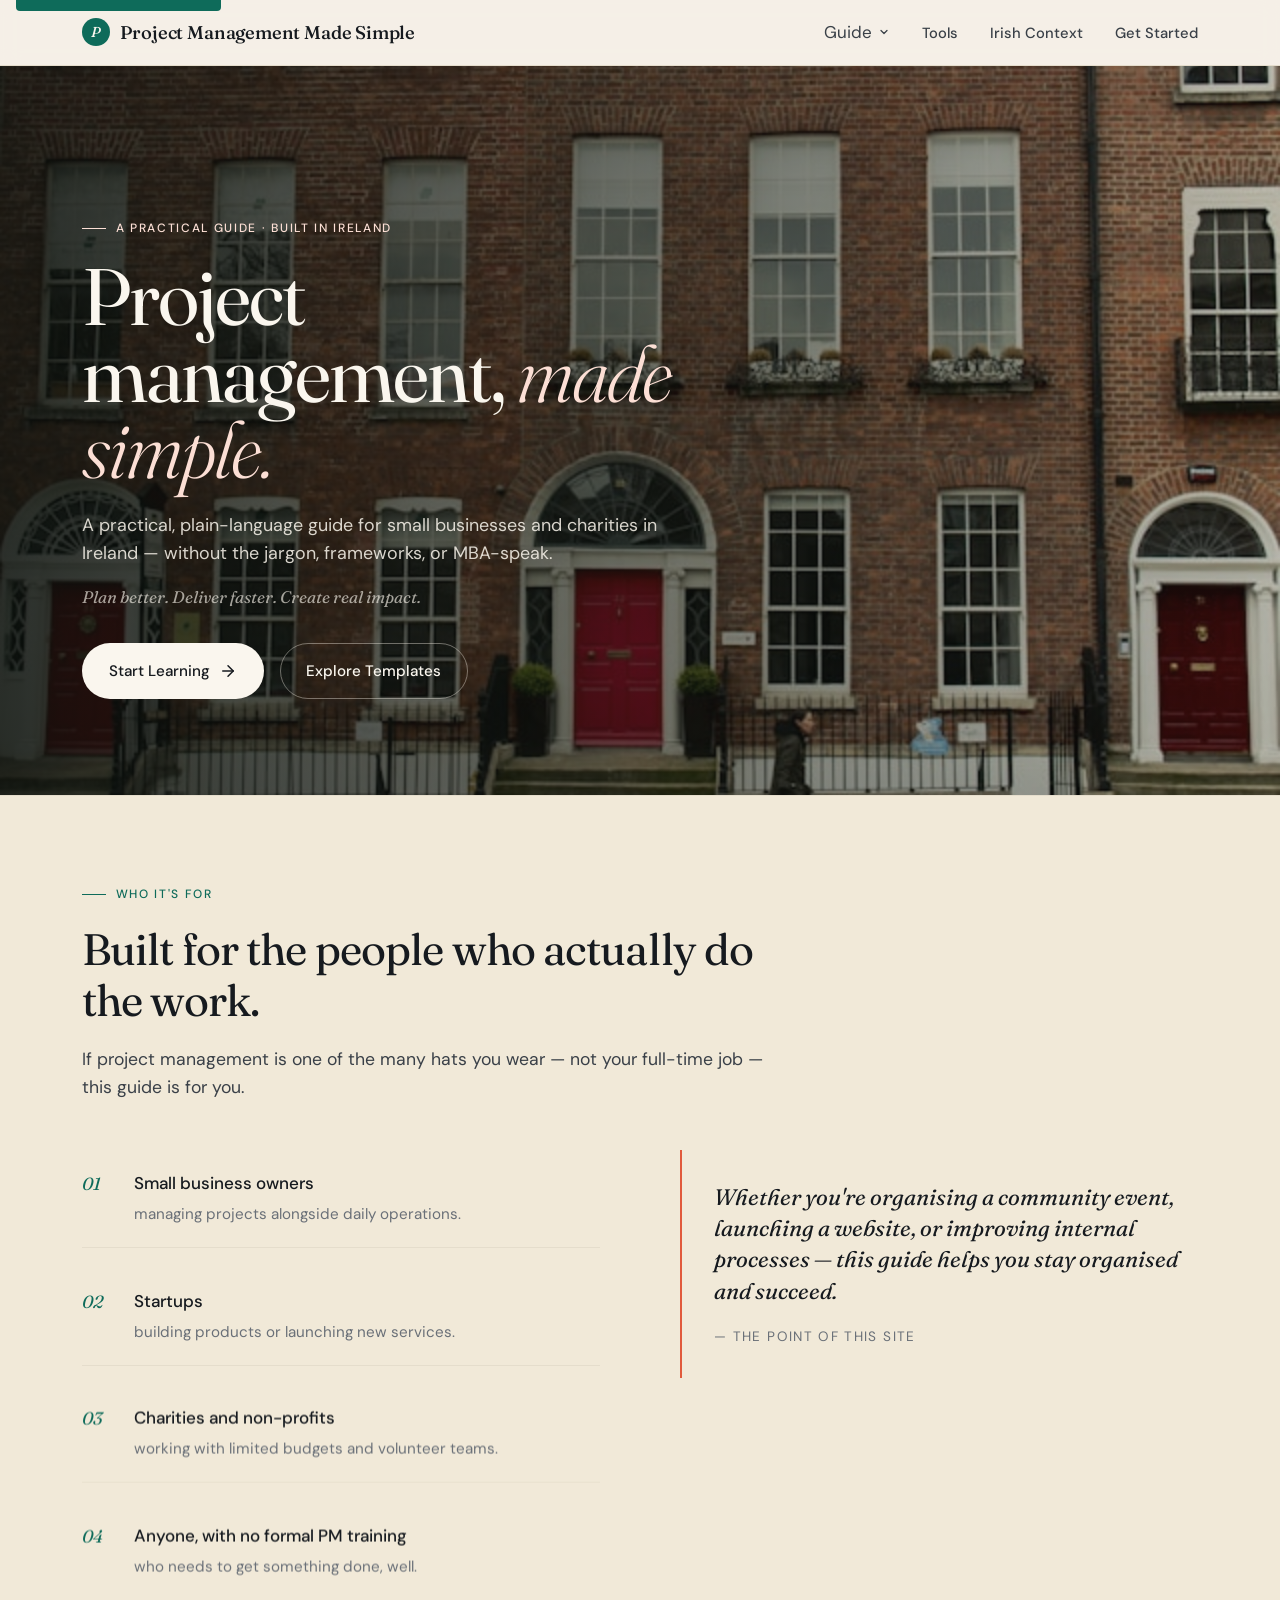
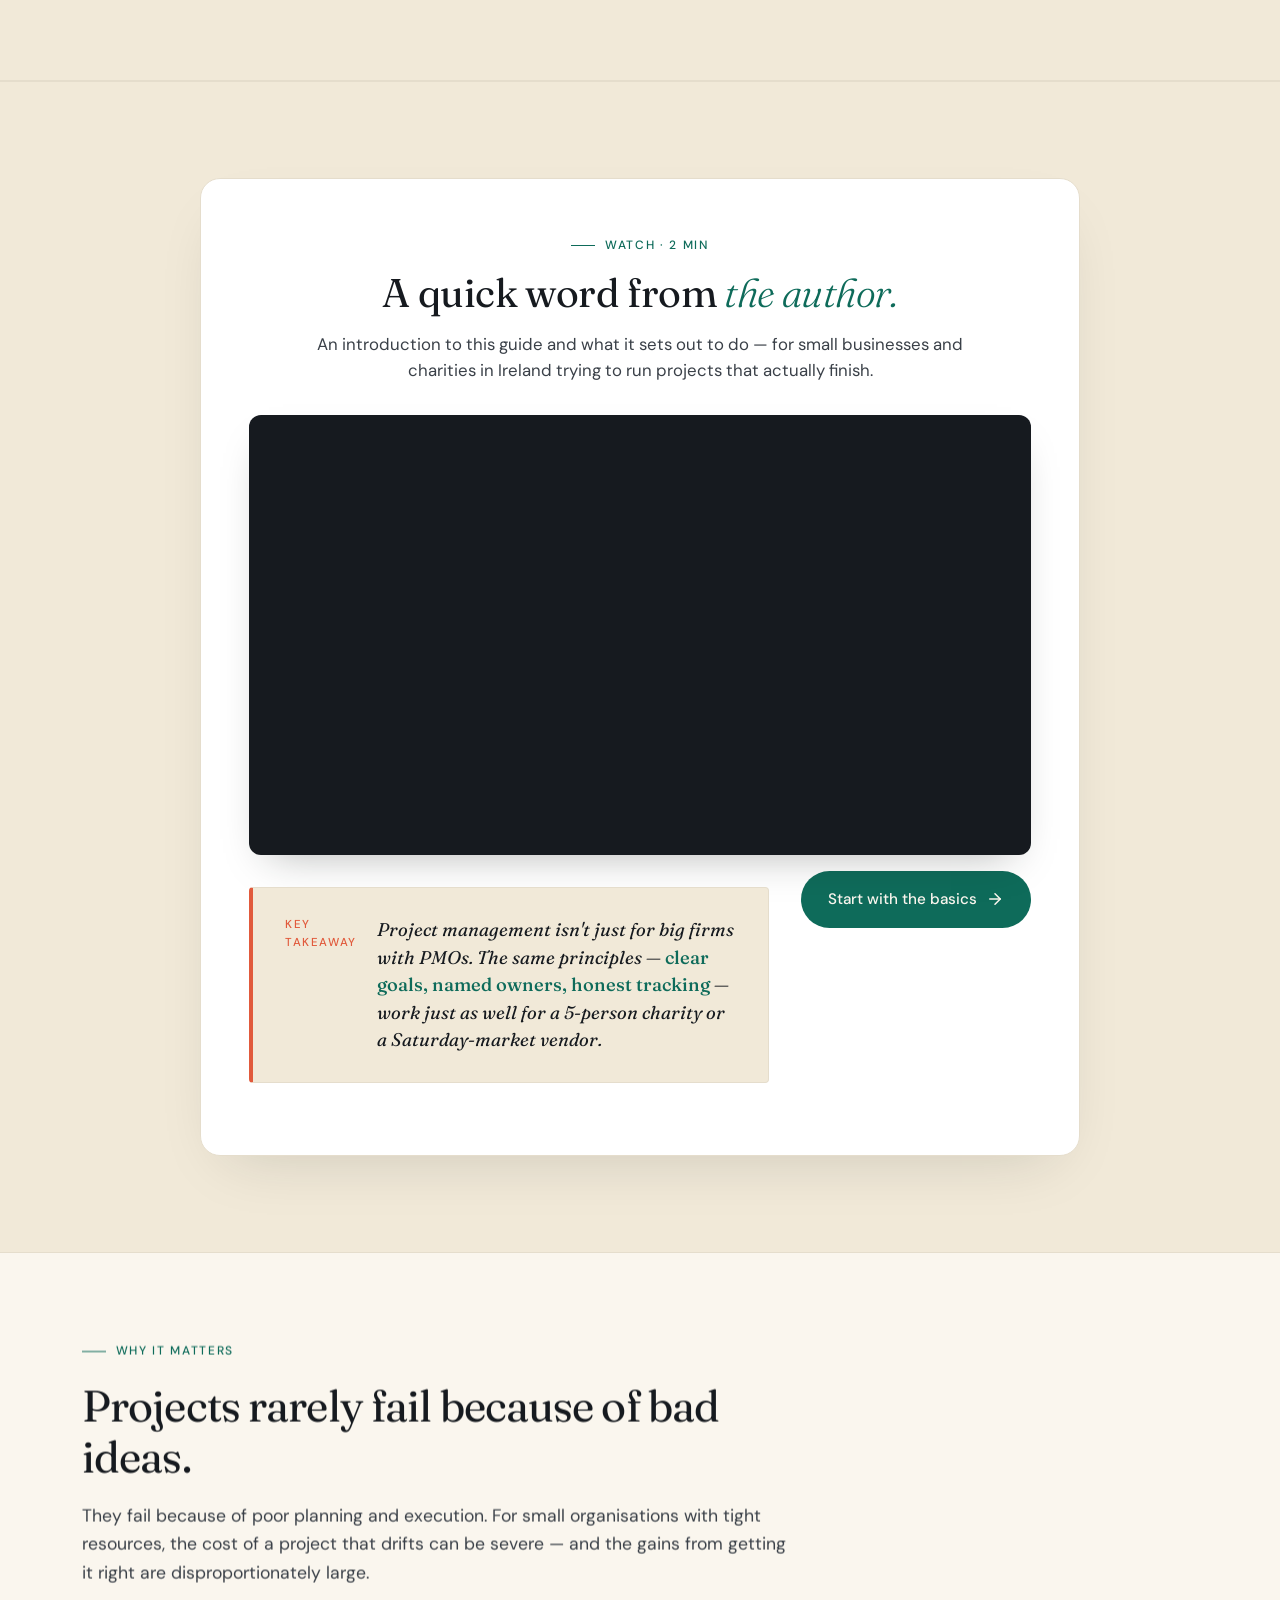
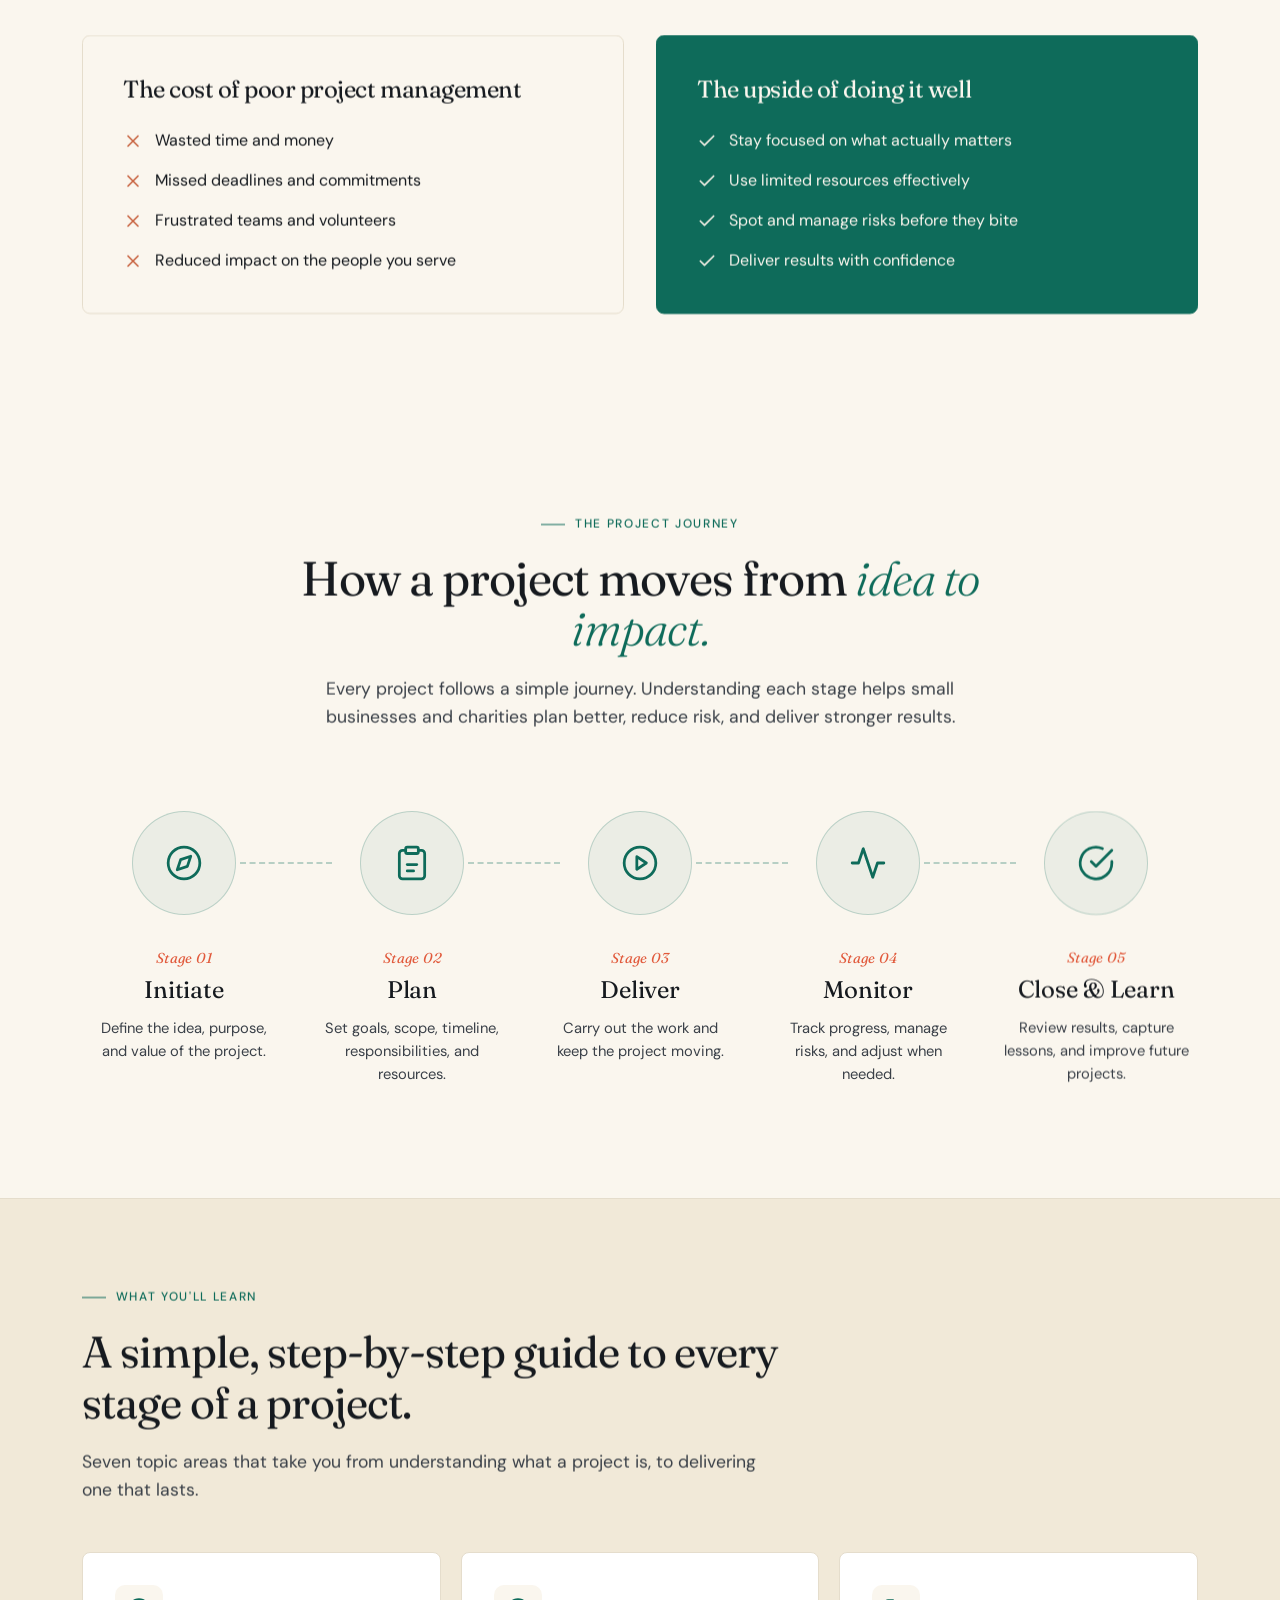
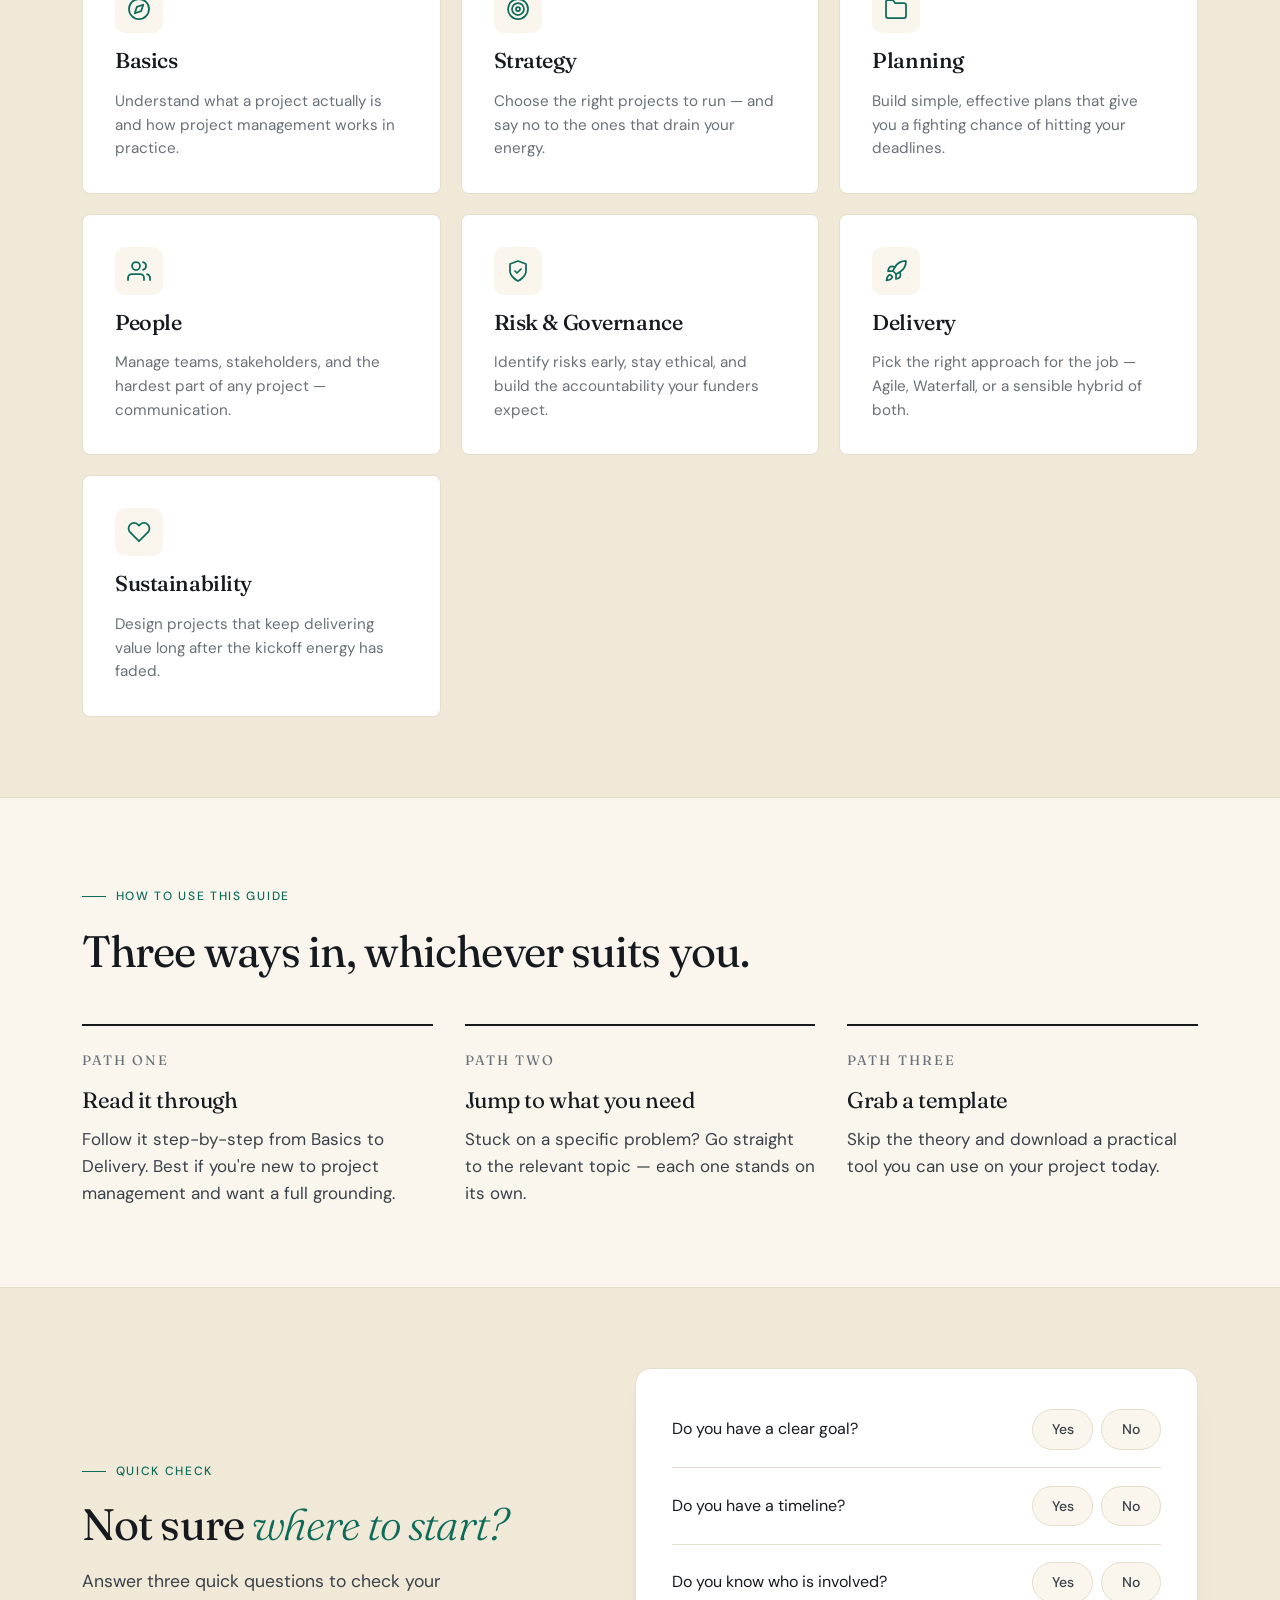
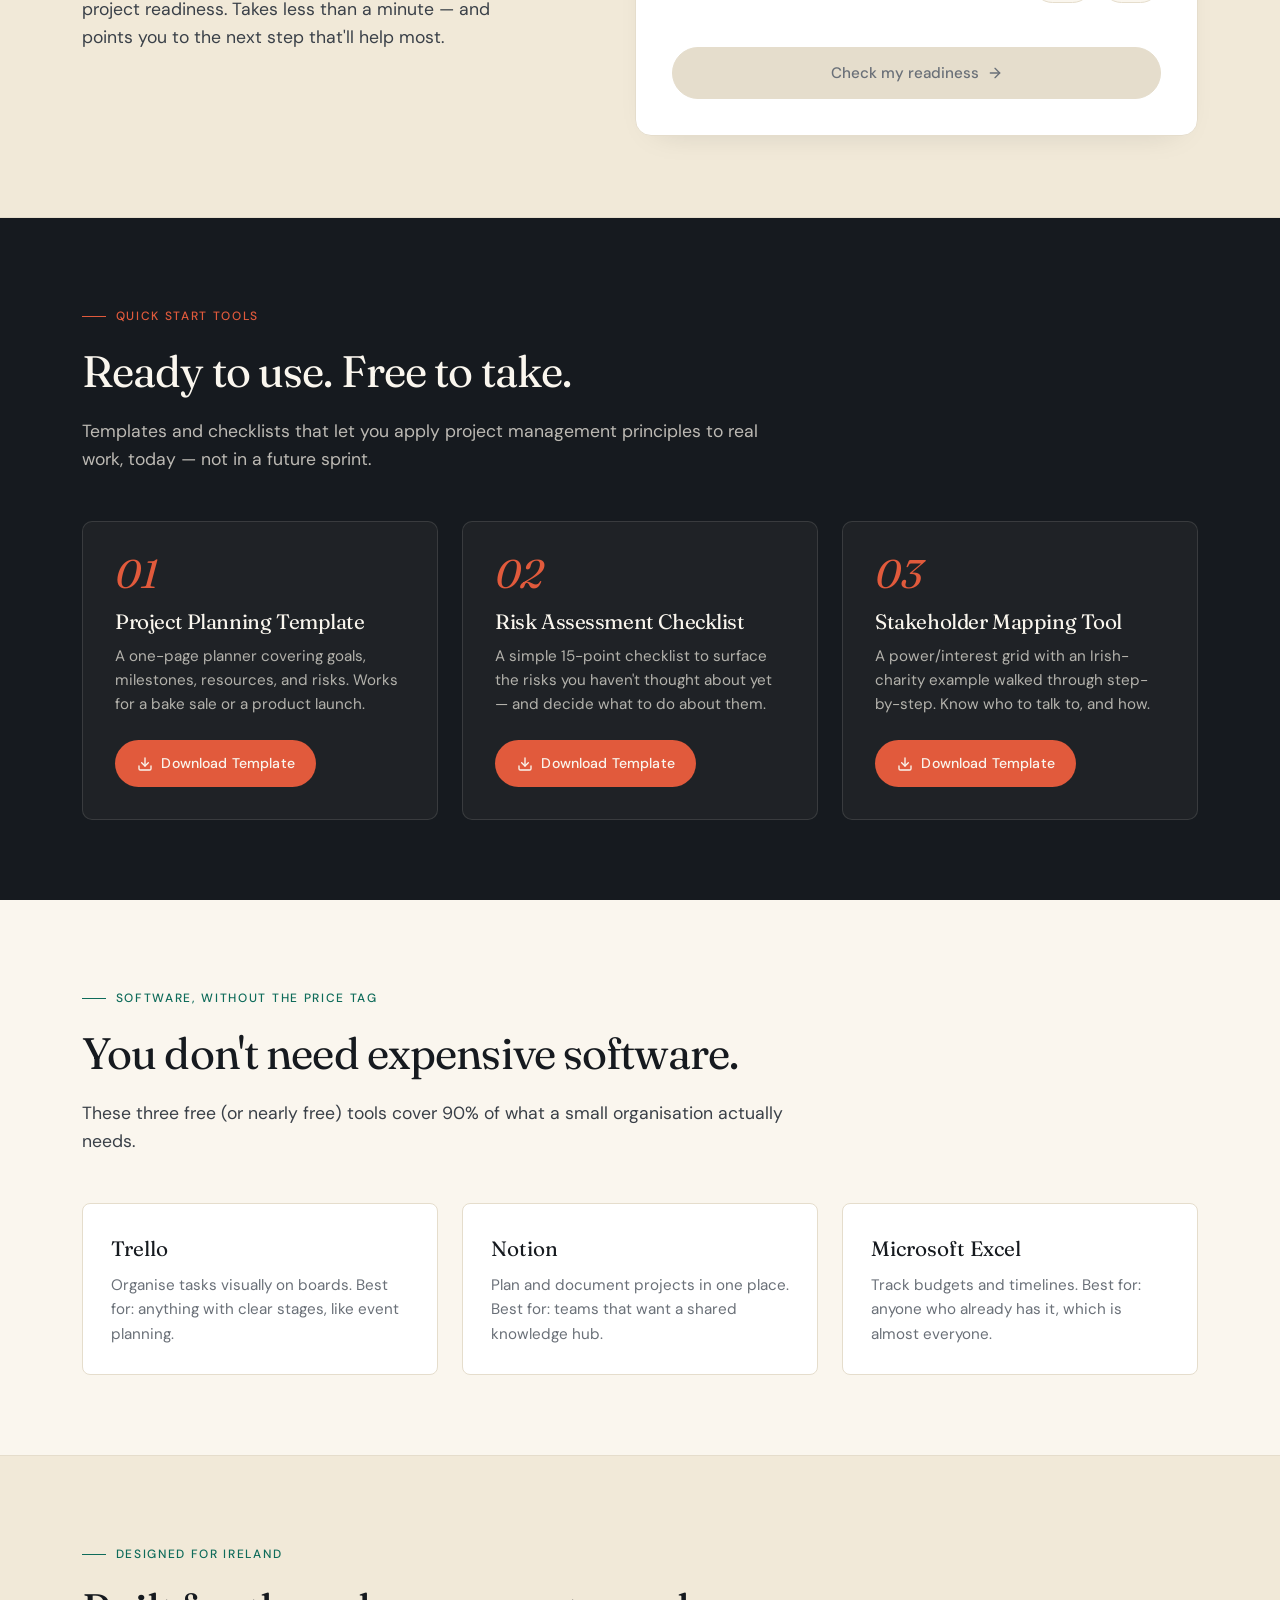
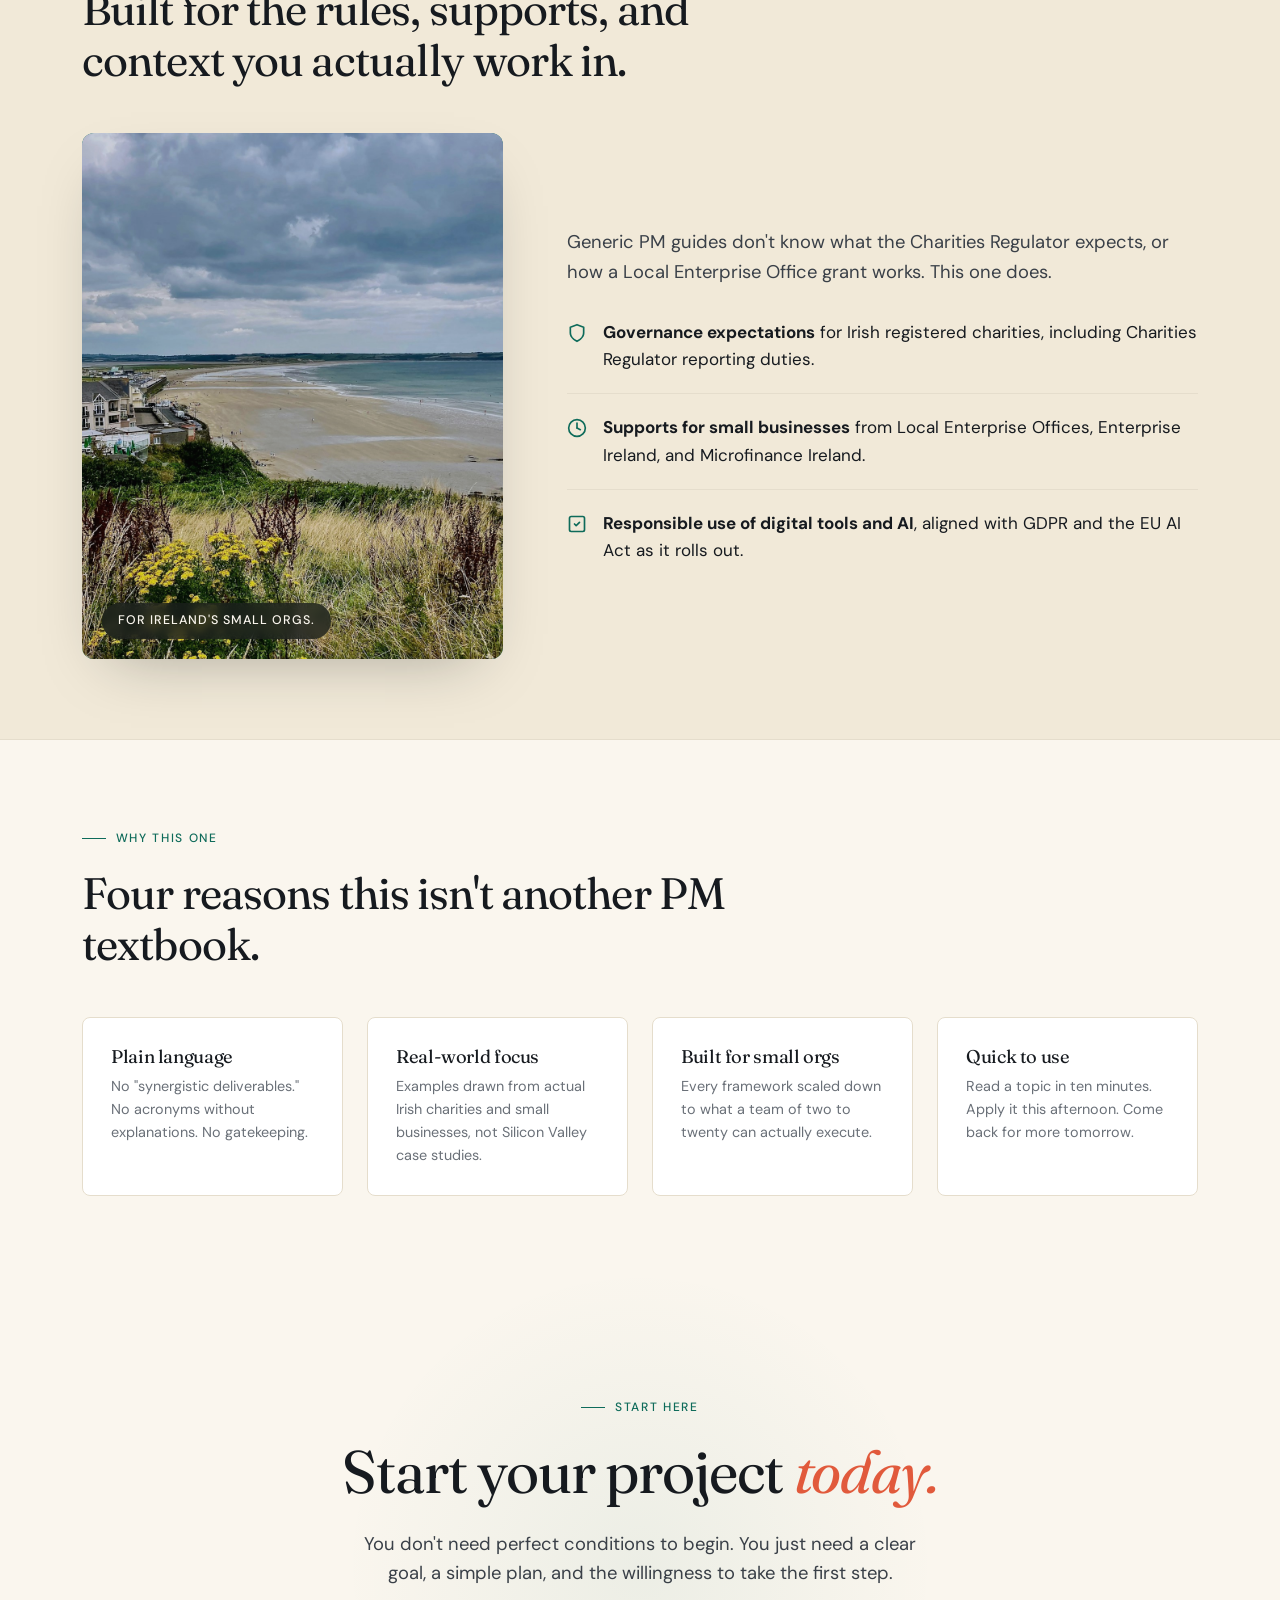
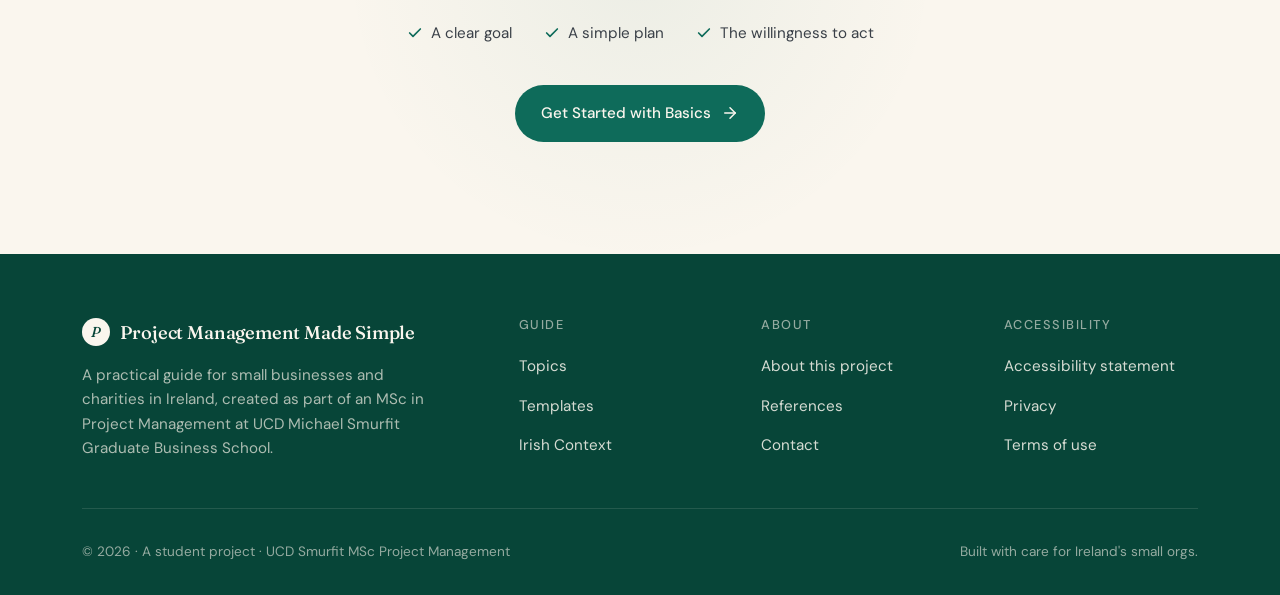
<file: index.html>
<!DOCTYPE html>
<html lang="en" class="no-js">
<head>
<meta charset="UTF-8">
<meta name="viewport" content="width=device-width, initial-scale=1.0">
<title>Project Management Made Simple — A guide for small businesses and charities in Ireland</title>
<meta name="description" content="A practical, plain-language project management guide for small businesses and charities in Ireland. Plan better, deliver faster, create real impact.">
<link rel="preconnect" href="https://fonts.googleapis.com">
<link rel="preconnect" href="https://fonts.gstatic.com" crossorigin>
<link href="https://fonts.googleapis.com/css2?family=Fraunces:ital,opsz,wght@0,9..144,300..900;1,9..144,300..900&family=DM+Sans:ital,opsz,wght@0,9..40,300..700;1,9..40,300..700&display=swap" rel="stylesheet">
<link rel="stylesheet" href="styles.css?v=7">
<script>
/* Page-fade — see styles.css §52, fade-in trigger */
document.documentElement.classList.remove('no-js');
document.addEventListener('DOMContentLoaded', function() {
  // Use rAF to ensure the opacity:0 state has been painted before flipping
  requestAnimationFrame(function() {
    requestAnimationFrame(function() {
      document.body.classList.add('is-loaded');
    });
  });
});
</script>
</head>
<body>

<a href="#main" class="skip-link">Skip to main content</a>

<header class="site">
  <div class="nav">
    <a href="#" class="brand">
      <span class="brand-mark">P</span>
      Project Management Made Simple
    </a>
    <ul>
      <li class="nav-dropdown">
        <button type="button" class="nav-dropdown-trigger" aria-expanded="false" aria-haspopup="true" aria-controls="nav-guide-menu">
          Guide
          <svg class="nav-chevron" width="12" height="12" viewBox="0 0 24 24" fill="none" stroke="currentColor" stroke-width="2.5" stroke-linecap="round" stroke-linejoin="round" aria-hidden="true"><polyline points="6 9 12 15 18 9"/></svg>
        </button>
        <ul class="nav-dropdown-menu" id="nav-guide-menu" role="menu">
          <li><a href="basics.html">Basics</a></li>
          <li><a href="strategy.html">Strategy</a></li>
          <li><a href="planning.html">Planning</a></li>
          <li><a href="people.html">People</a></li>
          <li><a href="risk-ethics-governance.html">Risk &amp; Governance</a></li>
          <li><a href="delivery.html">Delivery</a></li>
          <li><a href="sustainability.html">Sustainability</a></li>
        </ul>
      </li>
      <li><a href="#tools">Tools</a></li>
      <li><a href="#ireland">Irish Context</a></li>
      <li><a href="#start">Get Started</a></li>
    </ul>
  </div>
</header>

<main id="main">

  <!-- HERO -->
  <section class="hero hero-photo">
    <!-- Photo + overlay layer (sits behind text via z-index) -->
    <div class="hero-photo-bg" aria-hidden="true">
      <img src="images/hero.jpg"
           alt=""
           loading="eager"
           fetchpriority="high"
           decoding="async"
           onerror="this.parentElement.classList.add('hero-photo-fallback'); this.remove();">
    </div>
    <div class="hero-photo-overlay" aria-hidden="true"></div>

    <div class="container">
      <div class="hero-text">
        <span class="eyebrow">A Practical Guide · Built in Ireland</span>
        <h1>Project management, <em>made simple.</em></h1>
        <p class="lede">A practical, plain-language guide for small businesses and charities in Ireland — without the jargon, frameworks, or MBA-speak.</p>
        <p class="tagline">Plan better. Deliver faster. Create real impact.</p>
        <div class="cta-row">
          <a href="#topics" class="btn btn-primary">
            Start Learning
            <svg class="arrow" width="18" height="18" viewBox="0 0 24 24" fill="none" stroke="currentColor" stroke-width="2" stroke-linecap="round" stroke-linejoin="round" aria-hidden="true"><line x1="5" y1="12" x2="19" y2="12"/><polyline points="12 5 19 12 12 19"/></svg>
          </a>
          <a href="#tools" class="btn btn-secondary">Explore Templates</a>
        </div>
      </div>
    </div>
  </section>

  <!-- WHO THIS IS FOR -->
  <section class="audience">
    <div class="container">
      <div class="section-head">
        <span class="eyebrow">Who it's for</span>
        <h2>Built for the people who actually do the work.</h2>
        <p>If project management is one of the many hats you wear — not your full-time job — this guide is for you.</p>
      </div>

      <div class="audience-grid">
        <ol class="audience-list">
          <li>
            <span class="num">01</span>
            <div>
              <strong>Small business owners</strong>
              <span class="desc">managing projects alongside daily operations.</span>
            </div>
          </li>
          <li>
            <span class="num">02</span>
            <div>
              <strong>Startups</strong>
              <span class="desc">building products or launching new services.</span>
            </div>
          </li>
          <li>
            <span class="num">03</span>
            <div>
              <strong>Charities and non-profits</strong>
              <span class="desc">working with limited budgets and volunteer teams.</span>
            </div>
          </li>
          <li>
            <span class="num">04</span>
            <div>
              <strong>Anyone, with no formal PM training</strong>
              <span class="desc">who needs to get something done, well.</span>
            </div>
          </li>
        </ol>

        <blockquote class="pull">
          Whether you're organising a community event, launching a website, or improving internal processes — this guide helps you stay organised and succeed.
          <cite>— The point of this site</cite>
        </blockquote>
      </div>
    </div>
  </section>

  <!-- WHY IT MATTERS -->
  <section class="why-matters" style="padding: 6rem 0; background: var(--bg-alt); border-top: 1px solid var(--line); border-bottom: 1px solid var(--line);">
    <div class="container">
      <div class="video-card-wrap">
        <div class="video-card">
          <div class="video-card-head">
            <span class="eyebrow">Watch · 2 min</span>
            <h2>A quick word from <em>the author.</em></h2>
            <p>An introduction to this guide and what it sets out to do — for small businesses and charities in Ireland trying to run projects that actually finish.</p>
          </div>

          <div class="video-embed">
            <iframe
              src="https://www.youtube-nocookie.com/embed/5txtDgZjz_w"
              title="A quick introduction to this guide"
              loading="lazy"
              allow="accelerometer; autoplay; clipboard-write; encrypted-media; gyroscope; picture-in-picture; web-share"
              referrerpolicy="strict-origin-when-cross-origin"
              allowfullscreen></iframe>
          </div>

          <div class="video-card-foot">
            <div class="takeaway" style="margin: 2rem 0 1.5rem; flex: 1;">
              <span class="takeaway-label">Key takeaway</span>
              <p>Project management isn't just for big firms with PMOs. The same principles — <strong>clear goals, named owners, honest tracking</strong> — work just as well for a 5-person charity or a Saturday-market vendor.</p>
            </div>
            <a href="basics.html" class="btn btn-primary" style="align-self: flex-start;">
              Start with the basics
              <svg class="arrow" width="18" height="18" viewBox="0 0 24 24" fill="none" stroke="currentColor" stroke-width="2" stroke-linecap="round" stroke-linejoin="round" aria-hidden="true"><line x1="5" y1="12" x2="19" y2="12"/><polyline points="12 5 19 12 12 19"/></svg>
            </a>
          </div>
        </div>
      </div>
    </div>
  </section>

  <!-- WHY THIS GUIDE EXISTS -->
  <section class="why">
    <div class="container">
      <div class="section-head">
        <span class="eyebrow">Why it matters</span>
        <h2>Projects rarely fail because of bad ideas.</h2>
        <p class="intro-para">They fail because of poor planning and execution. For small organisations with tight resources, the cost of a project that drifts can be severe — and the gains from getting it right are disproportionately large.</p>
      </div>

      <div class="why-grid">
        <div class="why-card cost">
          <h3>The cost of poor project management</h3>
          <ul>
            <li><svg class="bullet" viewBox="0 0 24 24" fill="none" stroke="#C7623F" stroke-width="2" stroke-linecap="round" aria-hidden="true"><line x1="18" y1="6" x2="6" y2="18"/><line x1="6" y1="6" x2="18" y2="18"/></svg>Wasted time and money</li>
            <li><svg class="bullet" viewBox="0 0 24 24" fill="none" stroke="#C7623F" stroke-width="2" stroke-linecap="round" aria-hidden="true"><line x1="18" y1="6" x2="6" y2="18"/><line x1="6" y1="6" x2="18" y2="18"/></svg>Missed deadlines and commitments</li>
            <li><svg class="bullet" viewBox="0 0 24 24" fill="none" stroke="#C7623F" stroke-width="2" stroke-linecap="round" aria-hidden="true"><line x1="18" y1="6" x2="6" y2="18"/><line x1="6" y1="6" x2="18" y2="18"/></svg>Frustrated teams and volunteers</li>
            <li><svg class="bullet" viewBox="0 0 24 24" fill="none" stroke="#C7623F" stroke-width="2" stroke-linecap="round" aria-hidden="true"><line x1="18" y1="6" x2="6" y2="18"/><line x1="6" y1="6" x2="18" y2="18"/></svg>Reduced impact on the people you serve</li>
          </ul>
        </div>
        <div class="why-card gain">
          <h3>The upside of doing it well</h3>
          <ul>
            <li><svg class="bullet" viewBox="0 0 24 24" fill="none" stroke="#F4EFE6" stroke-width="2" stroke-linecap="round" stroke-linejoin="round" aria-hidden="true"><polyline points="20 6 9 17 4 12"/></svg>Stay focused on what actually matters</li>
            <li><svg class="bullet" viewBox="0 0 24 24" fill="none" stroke="#F4EFE6" stroke-width="2" stroke-linecap="round" stroke-linejoin="round" aria-hidden="true"><polyline points="20 6 9 17 4 12"/></svg>Use limited resources effectively</li>
            <li><svg class="bullet" viewBox="0 0 24 24" fill="none" stroke="#F4EFE6" stroke-width="2" stroke-linecap="round" stroke-linejoin="round" aria-hidden="true"><polyline points="20 6 9 17 4 12"/></svg>Spot and manage risks before they bite</li>
            <li><svg class="bullet" viewBox="0 0 24 24" fill="none" stroke="#F4EFE6" stroke-width="2" stroke-linecap="round" stroke-linejoin="round" aria-hidden="true"><polyline points="20 6 9 17 4 12"/></svg>Deliver results with confidence</li>
          </ul>
        </div>
      </div>
    </div>
  </section>

  <!-- PROJECT LIFECYCLE / JOURNEY -->
  <section class="journey" id="journey">
    <div class="container">

      <div class="journey-intro">
        <span class="eyebrow">The project journey</span>
        <h2>How a project moves from <em>idea to impact.</em></h2>
        <p>Every project follows a simple journey. Understanding each stage helps small businesses and charities plan better, reduce risk, and deliver stronger results.</p>
      </div>

      <div class="journey-stages">

        <a href="strategy.html" class="journey-stage">
          <div class="stage-icon">
            <svg width="28" height="28" viewBox="0 0 24 24" fill="none" stroke="currentColor" stroke-width="1.75" stroke-linecap="round" stroke-linejoin="round" aria-hidden="true">
              <circle cx="12" cy="12" r="10"/>
              <polygon points="16.24 7.76 14.12 14.12 7.76 16.24 9.88 9.88 16.24 7.76"/>
            </svg>
          </div>
          <span class="stage-num">Stage 01</span>
          <h3 class="stage-title">Initiate</h3>
          <p class="stage-desc">Define the idea, purpose, and value of the project.</p>
        </a>

        <a href="planning.html" class="journey-stage">
          <div class="stage-icon">
            <svg width="28" height="28" viewBox="0 0 24 24" fill="none" stroke="currentColor" stroke-width="1.75" stroke-linecap="round" stroke-linejoin="round" aria-hidden="true">
              <path d="M16 4h2a2 2 0 0 1 2 2v14a2 2 0 0 1-2 2H6a2 2 0 0 1-2-2V6a2 2 0 0 1 2-2h2"/>
              <rect x="8" y="2" width="8" height="4" rx="1" ry="1"/>
              <line x1="9" y1="13" x2="15" y2="13"/>
              <line x1="9" y1="17" x2="13" y2="17"/>
            </svg>
          </div>
          <span class="stage-num">Stage 02</span>
          <h3 class="stage-title">Plan</h3>
          <p class="stage-desc">Set goals, scope, timeline, responsibilities, and resources.</p>
        </a>

        <a href="delivery.html" class="journey-stage">
          <div class="stage-icon">
            <svg width="28" height="28" viewBox="0 0 24 24" fill="none" stroke="currentColor" stroke-width="1.75" stroke-linecap="round" stroke-linejoin="round" aria-hidden="true">
              <circle cx="12" cy="12" r="10"/>
              <polygon points="10 8 16 12 10 16 10 8"/>
            </svg>
          </div>
          <span class="stage-num">Stage 03</span>
          <h3 class="stage-title">Deliver</h3>
          <p class="stage-desc">Carry out the work and keep the project moving.</p>
        </a>

        <a href="risk-ethics-governance.html" class="journey-stage">
          <div class="stage-icon">
            <svg width="28" height="28" viewBox="0 0 24 24" fill="none" stroke="currentColor" stroke-width="1.75" stroke-linecap="round" stroke-linejoin="round" aria-hidden="true">
              <polyline points="22 12 18 12 15 21 9 3 6 12 2 12"/>
            </svg>
          </div>
          <span class="stage-num">Stage 04</span>
          <h3 class="stage-title">Monitor</h3>
          <p class="stage-desc">Track progress, manage risks, and adjust when needed.</p>
        </a>

        <a href="sustainability.html" class="journey-stage">
          <div class="stage-icon">
            <svg width="28" height="28" viewBox="0 0 24 24" fill="none" stroke="currentColor" stroke-width="1.75" stroke-linecap="round" stroke-linejoin="round" aria-hidden="true">
              <path d="M22 11.08V12a10 10 0 1 1-5.93-9.14"/>
              <polyline points="22 4 12 14.01 9 11.01"/>
            </svg>
          </div>
          <span class="stage-num">Stage 05</span>
          <h3 class="stage-title">Close &amp; Learn</h3>
          <p class="stage-desc">Review results, capture lessons, and improve future projects.</p>
        </a>

      </div>
    </div>
  </section>

  <!-- WHAT YOU'LL LEARN -->
  <section class="topics" id="topics">
    <div class="container">
      <div class="section-head">
        <span class="eyebrow">What you'll learn</span>
        <h2>A simple, step-by-step guide to every stage of a project.</h2>
        <p>Seven topic areas that take you from understanding what a project is, to delivering one that lasts.</p>
      </div>

      <div class="topic-grid">
        <a href="basics.html" class="topic">
          <div class="topic-icon"><svg width="24" height="24" viewBox="0 0 24 24" fill="none" stroke="currentColor" stroke-width="1.75" stroke-linecap="round" stroke-linejoin="round" aria-hidden="true"><circle cx="12" cy="12" r="10"/><polygon points="16.24 7.76 14.12 14.12 7.76 16.24 9.88 9.88 16.24 7.76"/></svg></div>
          <h3>Basics</h3>
          <p>Understand what a project actually is and how project management works in practice.</p>
        </a>
        <a href="strategy.html" class="topic">
          <div class="topic-icon"><svg width="24" height="24" viewBox="0 0 24 24" fill="none" stroke="currentColor" stroke-width="1.75" stroke-linecap="round" stroke-linejoin="round" aria-hidden="true"><circle cx="12" cy="12" r="10"/><circle cx="12" cy="12" r="6"/><circle cx="12" cy="12" r="2"/></svg></div>
          <h3>Strategy</h3>
          <p>Choose the right projects to run — and say no to the ones that drain your energy.</p>
        </a>
        <a href="planning.html" class="topic">
          <div class="topic-icon"><svg width="24" height="24" viewBox="0 0 24 24" fill="none" stroke="currentColor" stroke-width="1.75" stroke-linecap="round" stroke-linejoin="round" aria-hidden="true"><path d="M22 19a2 2 0 0 1-2 2H4a2 2 0 0 1-2-2V5a2 2 0 0 1 2-2h5l2 3h9a2 2 0 0 1 2 2z"/></svg></div>
          <h3>Planning</h3>
          <p>Build simple, effective plans that give you a fighting chance of hitting your deadlines.</p>
        </a>
        <a href="people.html" class="topic">
          <div class="topic-icon"><svg width="24" height="24" viewBox="0 0 24 24" fill="none" stroke="currentColor" stroke-width="1.75" stroke-linecap="round" stroke-linejoin="round" aria-hidden="true"><path d="M17 21v-2a4 4 0 0 0-4-4H5a4 4 0 0 0-4 4v2"/><circle cx="9" cy="7" r="4"/><path d="M23 21v-2a4 4 0 0 0-3-3.87"/><path d="M16 3.13a4 4 0 0 1 0 7.75"/></svg></div>
          <h3>People</h3>
          <p>Manage teams, stakeholders, and the hardest part of any project — communication.</p>
        </a>
        <a href="risk-ethics-governance.html" class="topic">
          <div class="topic-icon"><svg width="24" height="24" viewBox="0 0 24 24" fill="none" stroke="currentColor" stroke-width="1.75" stroke-linecap="round" stroke-linejoin="round" aria-hidden="true"><path d="M12 22s8-4 8-10V5l-8-3-8 3v7c0 6 8 10 8 10z"/><polyline points="9 12 11 14 15 10"/></svg></div>
          <h3>Risk &amp; Governance</h3>
          <p>Identify risks early, stay ethical, and build the accountability your funders expect.</p>
        </a>
        <a href="delivery.html" class="topic">
          <div class="topic-icon"><svg width="24" height="24" viewBox="0 0 24 24" fill="none" stroke="currentColor" stroke-width="1.75" stroke-linecap="round" stroke-linejoin="round" aria-hidden="true"><path d="M4.5 16.5c-1.5 1.26-2 5-2 5s3.74-.5 5-2c.71-.84.7-2.13-.09-2.91a2.18 2.18 0 0 0-2.91-.09z"/><path d="M12 15l-3-3a22 22 0 0 1 2-3.95A12.88 12.88 0 0 1 22 2c0 2.72-.78 7.5-6 11a22.35 22.35 0 0 1-4 2z"/><path d="M9 12H4s.55-3.03 2-4c1.62-1.08 5 0 5 0"/><path d="M12 15v5s3.03-.55 4-2c1.08-1.62 0-5 0-5"/></svg></div>
          <h3>Delivery</h3>
          <p>Pick the right approach for the job — Agile, Waterfall, or a sensible hybrid of both.</p>
        </a>
        <a href="sustainability.html" class="topic">
          <div class="topic-icon"><svg width="24" height="24" viewBox="0 0 24 24" fill="none" stroke="currentColor" stroke-width="1.75" stroke-linecap="round" stroke-linejoin="round" aria-hidden="true"><path d="M20.84 4.61a5.5 5.5 0 0 0-7.78 0L12 5.67l-1.06-1.06a5.5 5.5 0 0 0-7.78 7.78l1.06 1.06L12 21.23l7.78-7.78 1.06-1.06a5.5 5.5 0 0 0 0-7.78z"/></svg></div>
          <h3>Sustainability</h3>
          <p>Design projects that keep delivering value long after the kickoff energy has faded.</p>
        </a>
      </div>
    </div>
  </section>

  <!-- HOW TO USE -->
  <section>
    <div class="container">
      <div class="section-head">
        <span class="eyebrow">How to use this guide</span>
        <h2>Three ways in, whichever suits you.</h2>
      </div>

      <div class="howto-grid">
        <div class="step">
          <div class="step-num">Path One</div>
          <h3>Read it through</h3>
          <p>Follow it step-by-step from Basics to Delivery. Best if you're new to project management and want a full grounding.</p>
        </div>
        <div class="step">
          <div class="step-num">Path Two</div>
          <h3>Jump to what you need</h3>
          <p>Stuck on a specific problem? Go straight to the relevant topic — each one stands on its own.</p>
        </div>
        <div class="step">
          <div class="step-num">Path Three</div>
          <h3>Grab a template</h3>
          <p>Skip the theory and download a practical tool you can use on your project today.</p>
        </div>
      </div>
    </div>
  </section>

  <!-- QUICK START CHECK (interactive — 3-question readiness snapshot) -->
  <section class="quick-check" id="quick-check">
    <div class="container">
      <div class="quick-check-grid">

        <div class="quick-check-intro">
          <span class="eyebrow">Quick check</span>
          <h2>Not sure <em>where to start?</em></h2>
          <p>Answer three quick questions to check your project readiness. Takes less than a minute — and points you to the next step that'll help most.</p>
        </div>

        <div class="quick-check-panel">

          <div class="qc-form" id="qc-form">
            <div class="qc-question">
              <span class="qc-q-text">Do you have a clear goal?</span>
              <div class="qc-options" role="radiogroup" aria-label="Do you have a clear goal?">
                <label><input type="radio" name="qc1" value="1"><span>Yes</span></label>
                <label><input type="radio" name="qc1" value="0"><span>No</span></label>
              </div>
            </div>
            <div class="qc-question">
              <span class="qc-q-text">Do you have a timeline?</span>
              <div class="qc-options" role="radiogroup" aria-label="Do you have a timeline?">
                <label><input type="radio" name="qc2" value="1"><span>Yes</span></label>
                <label><input type="radio" name="qc2" value="0"><span>No</span></label>
              </div>
            </div>
            <div class="qc-question">
              <span class="qc-q-text">Do you know who is involved?</span>
              <div class="qc-options" role="radiogroup" aria-label="Do you know who is involved?">
                <label><input type="radio" name="qc3" value="1"><span>Yes</span></label>
                <label><input type="radio" name="qc3" value="0"><span>No</span></label>
              </div>
            </div>

            <button type="button" class="qc-submit" id="qc-submit" disabled>
              Check my readiness
              <svg width="16" height="16" viewBox="0 0 24 24" fill="none" stroke="currentColor" stroke-width="2" stroke-linecap="round" stroke-linejoin="round" aria-hidden="true"><line x1="5" y1="12" x2="19" y2="12"/><polyline points="12 5 19 12 12 19"/></svg>
            </button>
          </div>

          <div class="quick-check-result" id="qc-result" aria-live="polite" tabindex="-1">
            <span class="qc-status-label">Your readiness</span>
            <h3 class="qc-status" id="qc-status">—</h3>
            <p class="qc-message" id="qc-message">—</p>
            <div class="qc-result-actions">
              <a href="readiness-checker.html" class="btn btn-primary">
                Get full assessment
                <svg class="arrow" width="16" height="16" viewBox="0 0 24 24" fill="none" stroke="currentColor" stroke-width="2" stroke-linecap="round" stroke-linejoin="round" aria-hidden="true"><line x1="5" y1="12" x2="19" y2="12"/><polyline points="12 5 19 12 12 19"/></svg>
              </a>
              <button type="button" class="qc-retake" id="qc-retake">Retake</button>
            </div>
          </div>

        </div>
      </div>
    </div>
  </section>

  <!-- QUICK START TOOLS -->
  <section class="tools-section" id="tools">
    <div class="container">
      <div class="section-head">
        <span class="eyebrow">Quick start tools</span>
        <h2>Ready to use. Free to take.</h2>
        <p>Templates and checklists that let you apply project management principles to real work, today — not in a future sprint.</p>
      </div>

      <div class="tool-grid">
        <div class="tool">
          <div class="tool-num">01</div>
          <h3>Project Planning Template</h3>
          <p>A one-page planner covering goals, milestones, resources, and risks. Works for a bake sale or a product launch.</p>
          <a href="templates/project-plan-template.xlsx" download class="btn-download">
            <svg width="16" height="16" viewBox="0 0 24 24" fill="none" stroke="currentColor" stroke-width="2" stroke-linecap="round" stroke-linejoin="round" aria-hidden="true"><path d="M21 15v4a2 2 0 0 1-2 2H5a2 2 0 0 1-2-2v-4"/><polyline points="7 10 12 15 17 10"/><line x1="12" y1="15" x2="12" y2="3"/></svg>
            Download Template
          </a>
        </div>
        <div class="tool">
          <div class="tool-num">02</div>
          <h3>Risk Assessment Checklist</h3>
          <p>A simple 15-point checklist to surface the risks you haven't thought about yet — and decide what to do about them.</p>
          <a href="templates/risk-assessment-checklist.xlsx" download class="btn-download">
            <svg width="16" height="16" viewBox="0 0 24 24" fill="none" stroke="currentColor" stroke-width="2" stroke-linecap="round" stroke-linejoin="round" aria-hidden="true"><path d="M21 15v4a2 2 0 0 1-2 2H5a2 2 0 0 1-2-2v-4"/><polyline points="7 10 12 15 17 10"/><line x1="12" y1="15" x2="12" y2="3"/></svg>
            Download Template
          </a>
        </div>
        <div class="tool">
          <div class="tool-num">03</div>
          <h3>Stakeholder Mapping Tool</h3>
          <p>A power/interest grid with an Irish-charity example walked through step-by-step. Know who to talk to, and how.</p>
          <a href="templates/stakeholder-mapping-tool.xlsx" download class="btn-download">
            <svg width="16" height="16" viewBox="0 0 24 24" fill="none" stroke="currentColor" stroke-width="2" stroke-linecap="round" stroke-linejoin="round" aria-hidden="true"><path d="M21 15v4a2 2 0 0 1-2 2H5a2 2 0 0 1-2-2v-4"/><polyline points="7 10 12 15 17 10"/><line x1="12" y1="15" x2="12" y2="3"/></svg>
            Download Template
          </a>
        </div>
      </div>
    </div>
  </section>

  <!-- TOOLS YOU CAN USE -->
  <section>
    <div class="container">
      <div class="section-head">
        <span class="eyebrow">Software, without the price tag</span>
        <h2>You don't need expensive software.</h2>
        <p>These three free (or nearly free) tools cover 90% of what a small organisation actually needs.</p>
      </div>

      <div class="software-grid">
        <div class="software">
          <div class="software-name">Trello</div>
          <div class="software-desc">Organise tasks visually on boards. Best for: anything with clear stages, like event planning.</div>
        </div>
        <div class="software">
          <div class="software-name">Notion</div>
          <div class="software-desc">Plan and document projects in one place. Best for: teams that want a shared knowledge hub.</div>
        </div>
        <div class="software">
          <div class="software-name">Microsoft Excel</div>
          <div class="software-desc">Track budgets and timelines. Best for: anyone who already has it, which is almost everyone.</div>
        </div>
      </div>
    </div>
  </section>

  <!-- IRELAND -->
  <section class="ireland" id="ireland">
    <div class="container">
      <div class="section-head">
        <span class="eyebrow">Designed for Ireland</span>
        <h2>Built for the rules, supports, and context you actually work in.</h2>
      </div>

      <div class="ireland-grid">
        <figure class="ireland-photo" aria-hidden="true">
          <img src="images/ireland.jpg"
               alt=""
               loading="lazy"
               decoding="async"
               onerror="this.parentElement.classList.add('photo-fallback'); this.remove();">
          <figcaption>For Ireland's small orgs.</figcaption>
        </figure>
        <div>
          <p class="intro-para">Generic PM guides don't know what the Charities Regulator expects, or how a Local Enterprise Office grant works. This one does.</p>
          <ul>
            <li>
              <svg width="20" height="20" viewBox="0 0 24 24" fill="none" stroke="currentColor" stroke-width="2" stroke-linecap="round" stroke-linejoin="round" aria-hidden="true"><path d="M12 22s8-4 8-10V5l-8-3-8 3v7c0 6 8 10 8 10z"/></svg>
              <div><strong>Governance expectations</strong> for Irish registered charities, including Charities Regulator reporting duties.</div>
            </li>
            <li>
              <svg width="20" height="20" viewBox="0 0 24 24" fill="none" stroke="currentColor" stroke-width="2" stroke-linecap="round" stroke-linejoin="round" aria-hidden="true"><circle cx="12" cy="12" r="10"/><line x1="12" y1="6" x2="12" y2="12"/><line x1="12" y1="12" x2="16" y2="14"/></svg>
              <div><strong>Supports for small businesses</strong> from Local Enterprise Offices, Enterprise Ireland, and Microfinance Ireland.</div>
            </li>
            <li>
              <svg width="20" height="20" viewBox="0 0 24 24" fill="none" stroke="currentColor" stroke-width="2" stroke-linecap="round" stroke-linejoin="round" aria-hidden="true"><rect x="3" y="3" width="18" height="18" rx="2"/><path d="M9 12l2 2 4-4"/></svg>
              <div><strong>Responsible use of digital tools and AI</strong>, aligned with GDPR and the EU AI Act as it rolls out.</div>
            </li>
          </ul>
        </div>
      </div>
    </div>
  </section>

  <!-- WHY DIFFERENT -->
  <section>
    <div class="container">
      <div class="section-head">
        <span class="eyebrow">Why this one</span>
        <h2>Four reasons this isn't another PM textbook.</h2>
      </div>
      <div class="diff-grid">
        <div class="diff">
          <h3>Plain language</h3>
          <p>No "synergistic deliverables." No acronyms without explanations. No gatekeeping.</p>
        </div>
        <div class="diff">
          <h3>Real-world focus</h3>
          <p>Examples drawn from actual Irish charities and small businesses, not Silicon Valley case studies.</p>
        </div>
        <div class="diff">
          <h3>Built for small orgs</h3>
          <p>Every framework scaled down to what a team of two to twenty can actually execute.</p>
        </div>
        <div class="diff">
          <h3>Quick to use</h3>
          <p>Read a topic in ten minutes. Apply it this afternoon. Come back for more tomorrow.</p>
        </div>
      </div>
    </div>
  </section>

  <!-- FINAL CTA -->
  <section class="final-cta" id="start">
    <div class="container">
      <span class="eyebrow" style="justify-content: center;">Start here</span>
      <h2>Start your project <em>today.</em></h2>
      <p>You don't need perfect conditions to begin. You just need a clear goal, a simple plan, and the willingness to take the first step.</p>
      <div class="checklist">
        <span><svg width="16" height="16" viewBox="0 0 24 24" fill="none" stroke="currentColor" stroke-width="2.5" stroke-linecap="round" stroke-linejoin="round" aria-hidden="true"><polyline points="20 6 9 17 4 12"/></svg> A clear goal</span>
        <span><svg width="16" height="16" viewBox="0 0 24 24" fill="none" stroke="currentColor" stroke-width="2.5" stroke-linecap="round" stroke-linejoin="round" aria-hidden="true"><polyline points="20 6 9 17 4 12"/></svg> A simple plan</span>
        <span><svg width="16" height="16" viewBox="0 0 24 24" fill="none" stroke="currentColor" stroke-width="2.5" stroke-linecap="round" stroke-linejoin="round" aria-hidden="true"><polyline points="20 6 9 17 4 12"/></svg> The willingness to act</span>
      </div>
      <a href="#topics" class="btn btn-primary">
        Get Started with Basics
        <svg class="arrow" width="18" height="18" viewBox="0 0 24 24" fill="none" stroke="currentColor" stroke-width="2" stroke-linecap="round" stroke-linejoin="round" aria-hidden="true"><line x1="5" y1="12" x2="19" y2="12"/><polyline points="12 5 19 12 12 19"/></svg>
      </a>
    </div>
  </section>

</main>

<!-- FOOTER -->
<footer class="site">
  <div class="container">
    <div class="footer-grid">
      <div>
        <a href="#" class="brand">
          <span class="brand-mark">P</span>
          Project Management Made Simple
        </a>
        <p class="about">A practical guide for small businesses and charities in Ireland, created as part of an MSc in Project Management at UCD Michael Smurfit Graduate Business School.</p>
      </div>
      <div>
        <h4>Guide</h4>
        <ul>
          <li><a href="#topics">Topics</a></li>
          <li><a href="#tools">Templates</a></li>
          <li><a href="#ireland">Irish Context</a></li>
        </ul>
      </div>
      <div>
        <h4>About</h4>
        <ul>
          <li><a href="#">About this project</a></li>
          <li><a href="references.html">References</a></li>
          <li><a href="#">Contact</a></li>
        </ul>
      </div>
      <div>
        <h4>Accessibility</h4>
        <ul>
          <li><a href="#">Accessibility statement</a></li>
          <li><a href="#">Privacy</a></li>
          <li><a href="#">Terms of use</a></li>
        </ul>
      </div>
    </div>
    <div class="footer-bottom">
      <span>© 2026 · A student project · UCD Smurfit MSc Project Management</span>
      <span>Built with care for Ireland's small orgs.</span>
    </div>
  </div>
</footer>

<script>
(function() {
  'use strict';

  var form      = document.getElementById('qc-form');
  var result    = document.getElementById('qc-result');
  var submitBtn = document.getElementById('qc-submit');
  var retakeBtn = document.getElementById('qc-retake');
  var statusEl  = document.getElementById('qc-status');
  var messageEl = document.getElementById('qc-message');
  if (!form) return; // safety — section might not be on the page

  var TOTAL_QS = 3;

  function updateSubmit() {
    var answered = form.querySelectorAll('input[type="radio"]:checked').length;
    submitBtn.disabled = answered < TOTAL_QS;
  }

  function showResult() {
    var score = 0;
    form.querySelectorAll('input[type="radio"]:checked').forEach(function(input) {
      score += parseInt(input.value, 10);
    });

    var status, message, cls;
    if (score <= 1) {
      status  = 'You need more planning';
      message = 'Some important foundations are still missing. Start with your goal and timeline before going further.';
      cls     = 'qc-low';
    } else if (score === 2) {
      status  = "You're getting there";
      message = 'A good start — but one area still needs attention before you begin.';
      cls     = 'qc-med';
    } else {
      status  = "You're ready to start";
      message = 'Great — you have the foundations in place. Move into planning confidently.';
      cls     = 'qc-high';
    }

    statusEl.textContent  = status;
    messageEl.textContent = message;

    result.className = 'quick-check-result show ' + cls;
    form.hidden = true;

    // Gently pull focus to the result for screen-reader users
    setTimeout(function() { result.focus({ preventScroll: true }); }, 40);
  }

  function retake() {
    form.querySelectorAll('input[type="radio"]').forEach(function(input) {
      input.checked = false;
    });
    result.className = 'quick-check-result';
    form.hidden = false;
    updateSubmit();
  }

  form.addEventListener('change', function(e) {
    if (e.target.matches('input[type="radio"]')) updateSubmit();
  });
  submitBtn.addEventListener('click', showResult);
  retakeBtn.addEventListener('click', retake);
})();
</script>

<script>
/* Scroll-reveal — see styles.css §51
   Auto-applies reveal to common section/card selectors. No data-reveal
   attributes needed in HTML. Add a selector below to extend reach. */
(function() {
  'use strict';

  // Bail early for reduced-motion users
  if (window.matchMedia && window.matchMedia('(prefers-reduced-motion: reduce)').matches) {
    return;
  }
  // Bail if IntersectionObserver isn't supported (very old browsers)
  if (!('IntersectionObserver' in window)) return;

  // Selectors that should reveal as they scroll into view
  var REVEAL_SELECTORS = [
    '.section-head',
    '.video-card-wrap',
    '.lifecycle-intro, .journey-intro',
    '.why-grid > *',
    '.topic-card',
    '.tool',
    '.journey-stage',
    '.audience-list > li',
    '.diff-grid > *',
    '.callout',
    '.takeaway:not(.takeaway-full)',
    '.quick-check-grid',
    '.tools-grid .tool',
    '.country-emblem',
    '.method-card',
    '.dimension-card',
    '.role-card',
    '.principle-card',
    '.example-card',
    '.check-list',
    '.stakeholder-table',
    '.ref-list',
    '.comparison-table',
    '.matrix',
    '.matrix-2x2',
    '.lifecycle-step'
  ].join(', ');

  // Hide eligible elements first (before observer fires) by adding the class
  // ONLY after we know we'll be doing this — keeps no-JS users safe.
  document.documentElement.classList.add('js-reveal');

  function setup() {
    var elements = document.querySelectorAll(REVEAL_SELECTORS);
    if (!elements.length) return;

    elements.forEach(function(el) {
      el.setAttribute('data-reveal', '');
    });

    // Reveal anything already in view at page load — prevents a flash where
    // hero content briefly appears hidden before the observer kicks in.
    var viewportHeight = window.innerHeight;
    elements.forEach(function(el) {
      var rect = el.getBoundingClientRect();
      if (rect.top < viewportHeight) {
        el.classList.add('is-visible');
      }
    });

    var observer = new IntersectionObserver(function(entries) {
      entries.forEach(function(entry) {
        if (entry.isIntersecting) {
          entry.target.classList.add('is-visible');
          observer.unobserve(entry.target);
        }
      });
    }, {
      rootMargin: '0px 0px -8% 0px',
      threshold: 0.05
    });

    elements.forEach(function(el) {
      // Don't observe ones already revealed
      if (!el.classList.contains('is-visible')) {
        observer.observe(el);
      }
    });
  }

  if (document.readyState === 'loading') {
    document.addEventListener('DOMContentLoaded', setup);
  } else {
    setup();
  }
})();
</script>

<script>
/* Page-fade — see styles.css §52, fade-out on internal navigation */
(function() {
  'use strict';
  // Skip for reduced-motion users
  if (window.matchMedia && window.matchMedia('(prefers-reduced-motion: reduce)').matches) return;

  var FADE_MS = 220;

  document.addEventListener('click', function(e) {
    var link = e.target.closest('a');
    if (!link) return;

    var href = link.getAttribute('href');
    if (!href) return;

    // Only intercept internal page navigations (.html files in this site)
    if (!/\.html(\?|#|$)/.test(href)) return;

    // Skip: external links, target=_blank, modifier keys, anchor on same page
    if (link.target && link.target !== '_self') return;
    if (e.metaKey || e.ctrlKey || e.shiftKey || e.altKey) return;
    if (link.hostname && link.hostname !== window.location.hostname) return;

    e.preventDefault();
    document.body.classList.remove('is-loaded');
    document.body.classList.add('is-leaving');
    setTimeout(function() { window.location.href = href; }, FADE_MS);
  });

  // Handle browser back/forward — fade in if returning to a cached page
  window.addEventListener('pageshow', function(e) {
    if (e.persisted) {
      document.body.classList.remove('is-leaving');
      document.body.classList.add('is-loaded');
    }
  });
})();
</script>
<script>
/* Nav dropdown — see styles.css §55 */
(function() {
  'use strict';
  var trigger = document.querySelector('.nav-dropdown-trigger');
  var menu    = document.getElementById('nav-guide-menu');
  if (!trigger || !menu) return;

  function open() {
    trigger.setAttribute('aria-expanded', 'true');
  }
  function close() {
    trigger.setAttribute('aria-expanded', 'false');
  }
  function isOpen() {
    return trigger.getAttribute('aria-expanded') === 'true';
  }

  // Toggle on trigger click
  trigger.addEventListener('click', function(e) {
    e.stopPropagation();
    if (isOpen()) close(); else open();
  });

  // Close when clicking anywhere outside
  document.addEventListener('click', function(e) {
    if (!isOpen()) return;
    if (e.target === trigger || trigger.contains(e.target)) return;
    if (menu.contains(e.target)) return;
    close();
  });

  // Close on Escape, return focus to trigger
  document.addEventListener('keydown', function(e) {
    if (e.key === 'Escape' && isOpen()) {
      close();
      trigger.focus();
    }
  });
})();
</script>

</body>
</html>
</file>
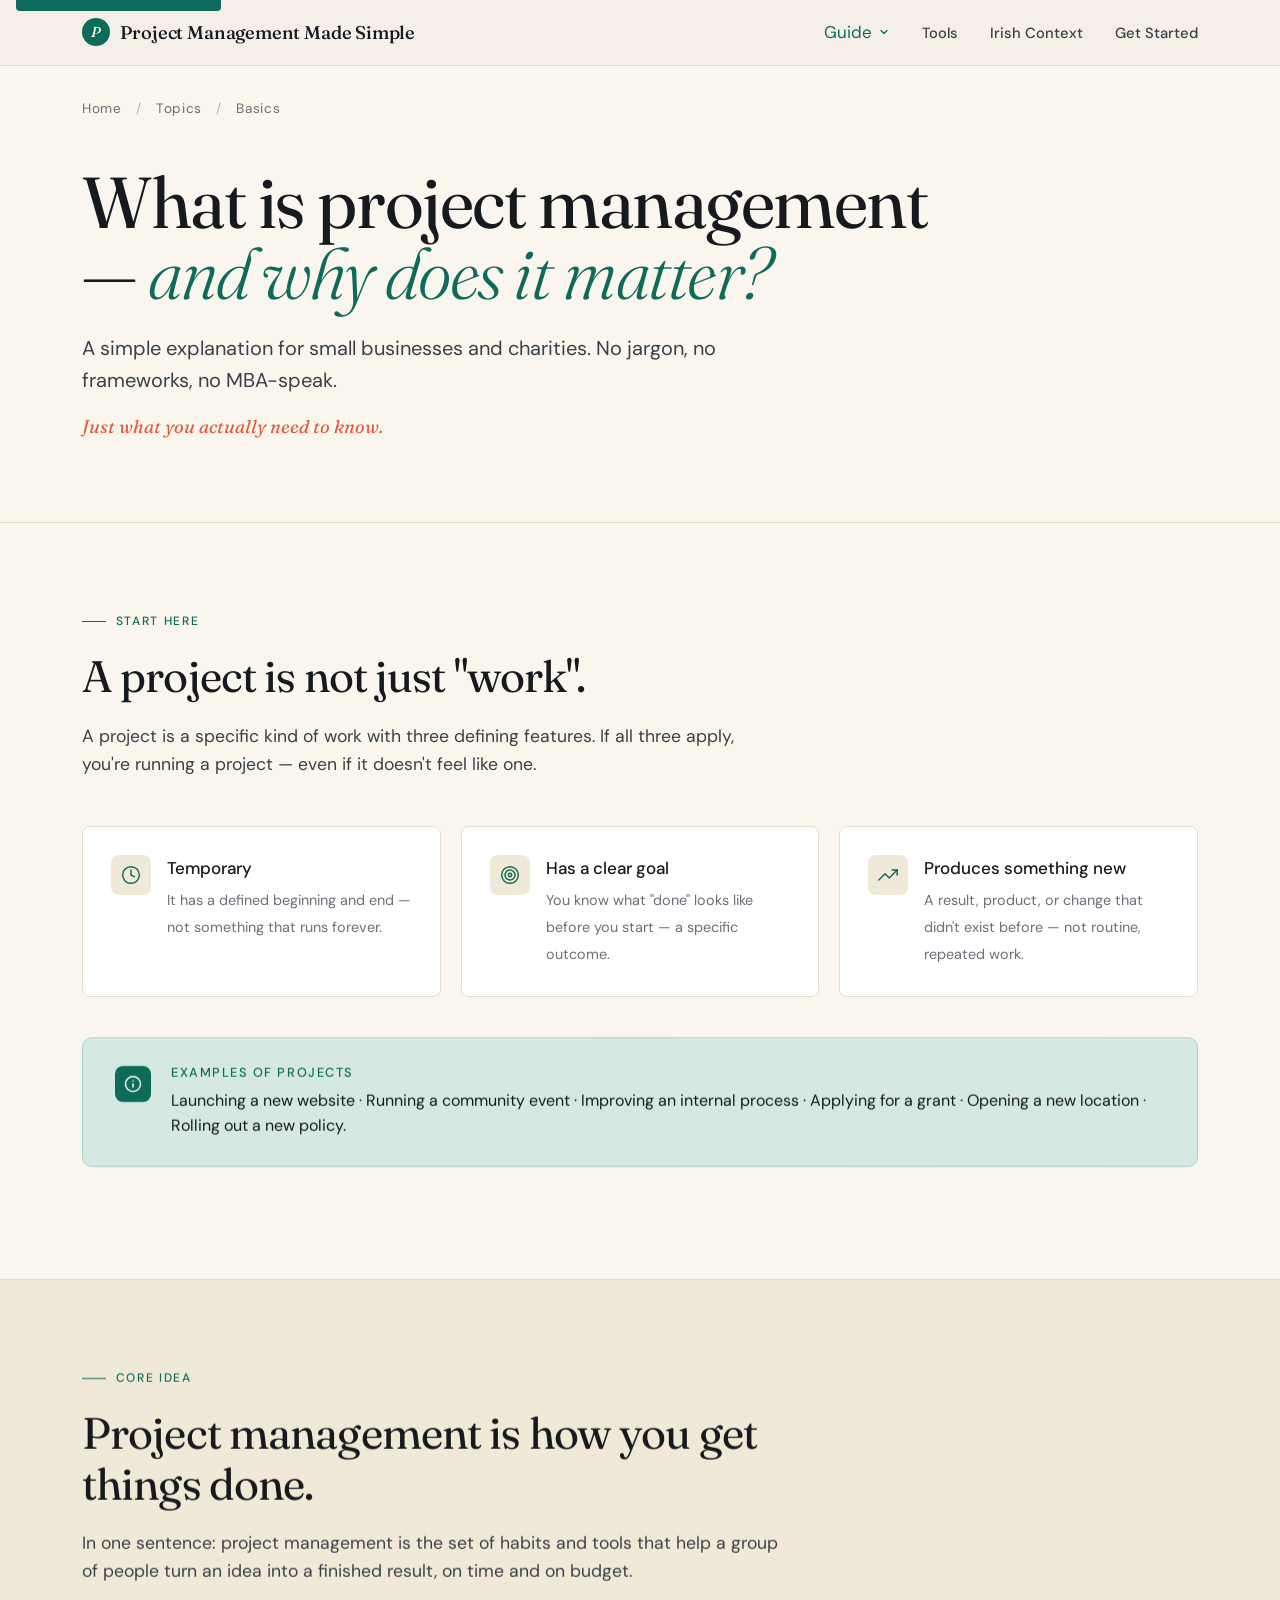
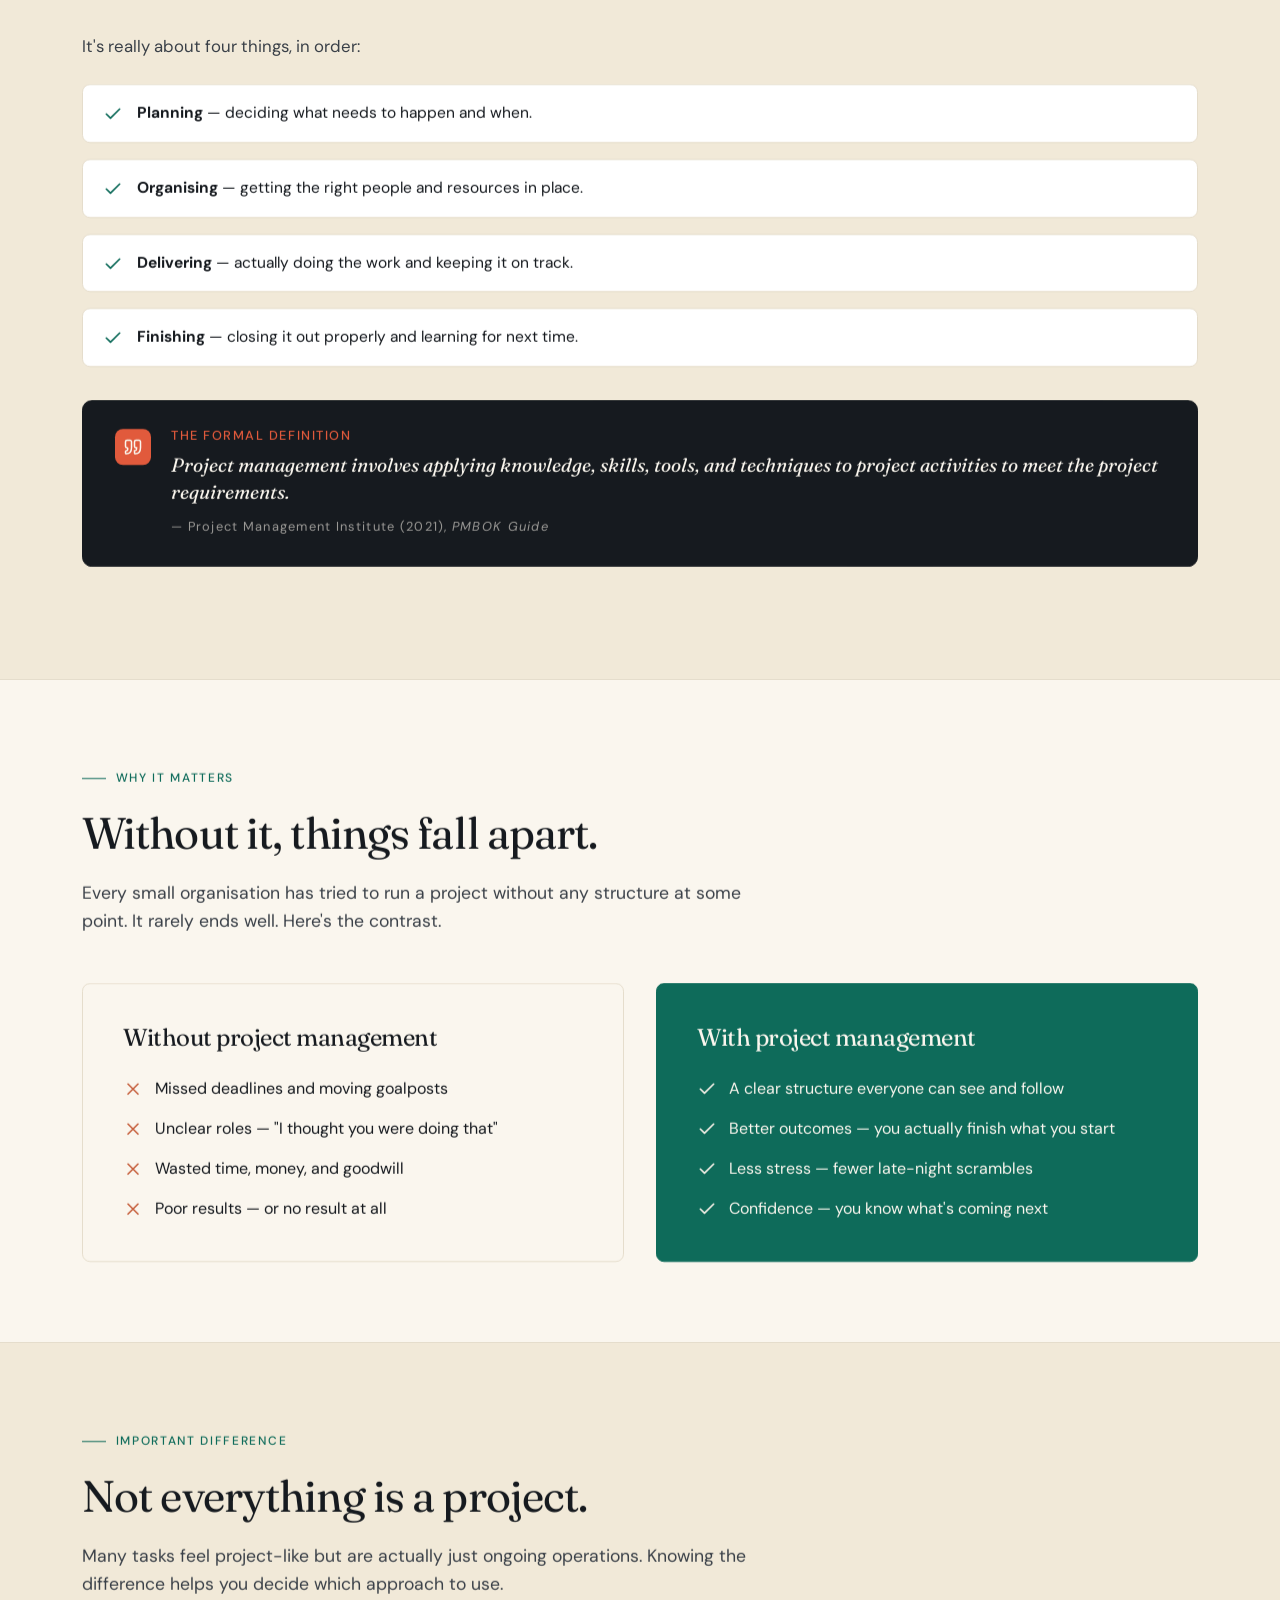
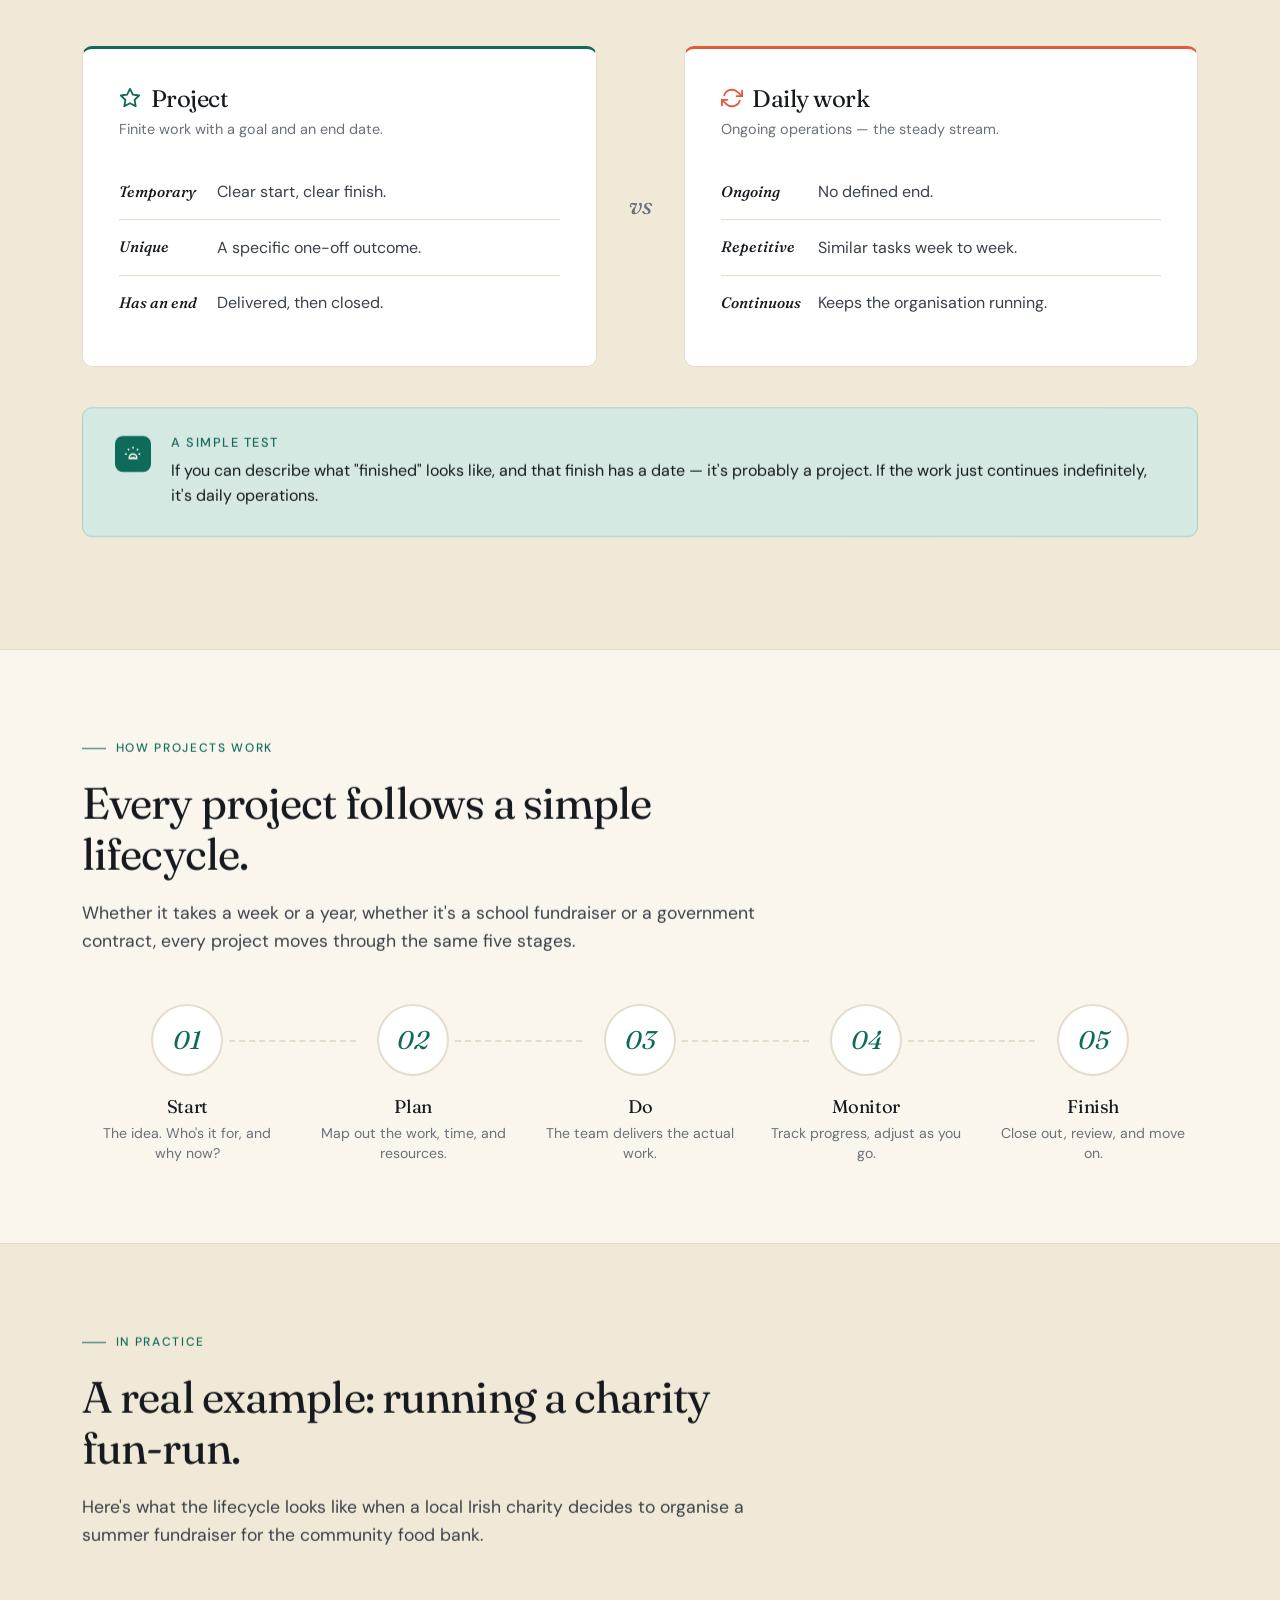
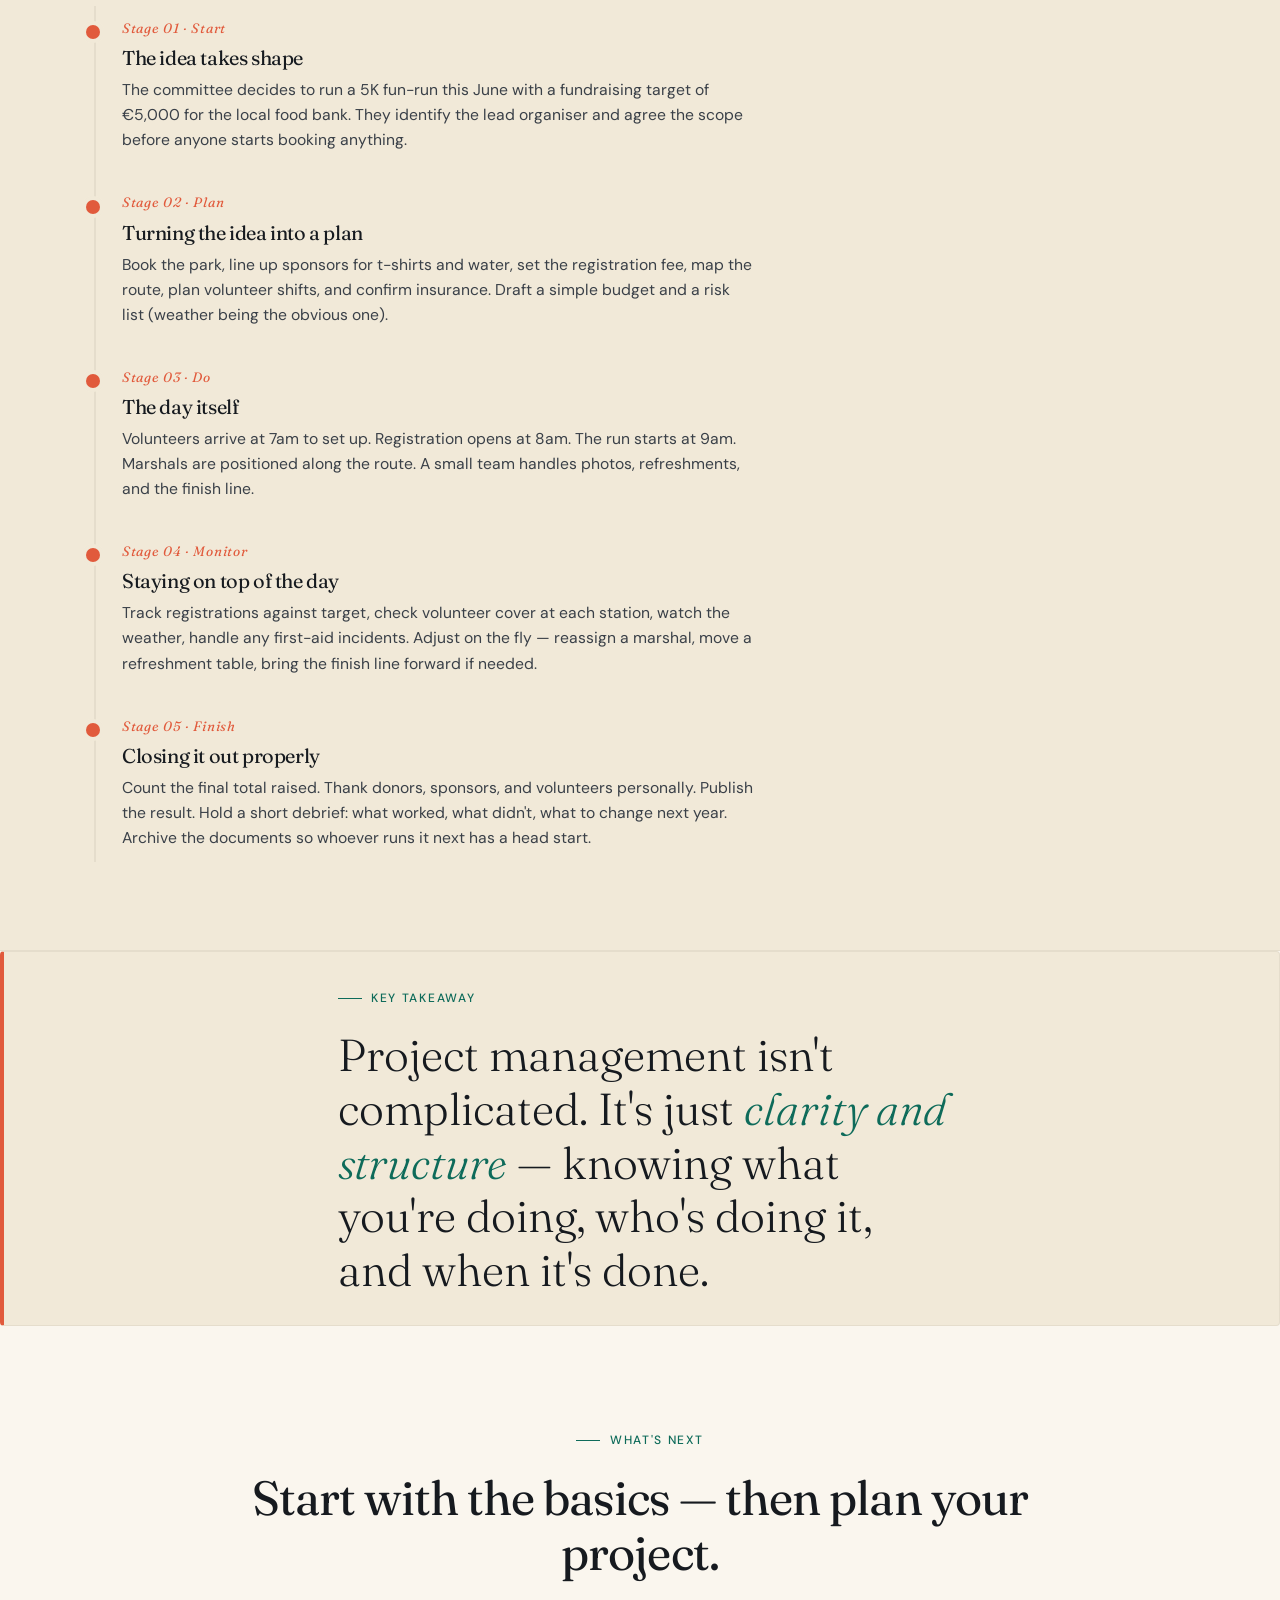
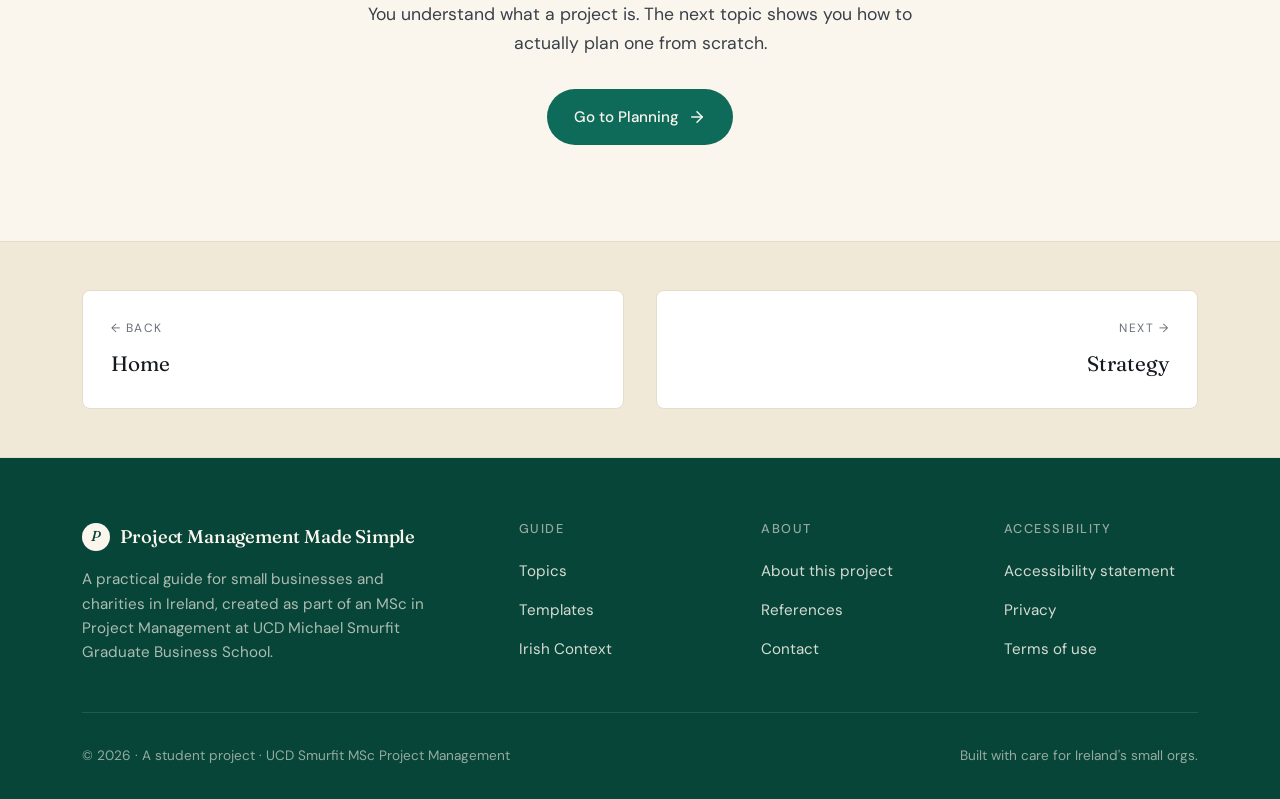
<file: basics.html>
<!DOCTYPE html>
<html lang="en" class="no-js">
<head>
<meta charset="UTF-8">
<meta name="viewport" content="width=device-width, initial-scale=1.0">
<title>Basics — Project Management Made Simple</title>
<meta name="description" content="A plain-language introduction to project management for small businesses and charities. What a project is, what project management means, and how the lifecycle works.">
<link rel="preconnect" href="https://fonts.googleapis.com">
<link rel="preconnect" href="https://fonts.gstatic.com" crossorigin>
<link href="https://fonts.googleapis.com/css2?family=Fraunces:ital,opsz,wght@0,9..144,300..900;1,9..144,300..900&family=DM+Sans:ital,opsz,wght@0,9..40,300..700;1,9..40,300..700&display=swap" rel="stylesheet">
<link rel="stylesheet" href="styles.css?v=7">
<script>
/* Page-fade — see styles.css §52, fade-in trigger */
document.documentElement.classList.remove('no-js');
document.addEventListener('DOMContentLoaded', function() {
  // Use rAF to ensure the opacity:0 state has been painted before flipping
  requestAnimationFrame(function() {
    requestAnimationFrame(function() {
      document.body.classList.add('is-loaded');
    });
  });
});
</script>
</head>
<body>

<a href="#main" class="skip-link">Skip to main content</a>

<header class="site">
  <div class="nav">
    <a href="index.html" class="brand">
      <span class="brand-mark">P</span>
      Project Management Made Simple
    </a>
    <ul>
      <li class="nav-dropdown">
        <button type="button" class="nav-dropdown-trigger is-active" aria-expanded="false" aria-haspopup="true" aria-controls="nav-guide-menu">
          Guide
          <svg class="nav-chevron" width="12" height="12" viewBox="0 0 24 24" fill="none" stroke="currentColor" stroke-width="2.5" stroke-linecap="round" stroke-linejoin="round" aria-hidden="true"><polyline points="6 9 12 15 18 9"/></svg>
        </button>
        <ul class="nav-dropdown-menu" id="nav-guide-menu" role="menu">
          <li><a href="basics.html" class="is-active" aria-current="page">Basics</a></li>
          <li><a href="strategy.html">Strategy</a></li>
          <li><a href="planning.html">Planning</a></li>
          <li><a href="people.html">People</a></li>
          <li><a href="risk-ethics-governance.html">Risk &amp; Governance</a></li>
          <li><a href="delivery.html">Delivery</a></li>
          <li><a href="sustainability.html">Sustainability</a></li>
        </ul>
      </li>
      <li><a href="index.html#tools">Tools</a></li>
      <li><a href="index.html#ireland">Irish Context</a></li>
      <li><a href="index.html#start">Get Started</a></li>
    </ul>
  </div>
</header>

<main id="main">

  <!-- Breadcrumb -->
  <div class="container">
    <div class="breadcrumb">
      <a href="index.html">Home</a>
      <span class="sep">/</span>
      <a href="index.html#topics">Topics</a>
      <span class="sep">/</span>
      Basics
    </div>
  </div>

  <!-- Page hero -->
  <section class="page-hero">
    <div class="container">
      <h1>What is project management — <em>and why does it matter?</em></h1>
      <p class="lede">A simple explanation for small businesses and charities. No jargon, no frameworks, no MBA-speak.</p>
      <p class="tagline">Just what you actually need to know.</p>
    </div>
  </section>

  <!-- What is a project? -->
  <section id="what">
    <div class="container">
      <div class="section-head">
        <span class="eyebrow">Start here</span>
        <h2>A project is not just "work".</h2>
        <p>A project is a specific kind of work with three defining features. If all three apply, you're running a project — even if it doesn't feel like one.</p>
      </div>

      <div class="pillars">
        <div class="pillar">
          <div class="pillar-icon">
            <svg width="20" height="20" viewBox="0 0 24 24" fill="none" stroke="currentColor" stroke-width="1.75" stroke-linecap="round" stroke-linejoin="round" aria-hidden="true"><circle cx="12" cy="12" r="10"/><polyline points="12 6 12 12 16 14"/></svg>
          </div>
          <div>
            <strong>Temporary</strong>
            <span>It has a defined beginning and end — not something that runs forever.</span>
          </div>
        </div>
        <div class="pillar">
          <div class="pillar-icon">
            <svg width="20" height="20" viewBox="0 0 24 24" fill="none" stroke="currentColor" stroke-width="1.75" stroke-linecap="round" stroke-linejoin="round" aria-hidden="true"><circle cx="12" cy="12" r="10"/><circle cx="12" cy="12" r="6"/><circle cx="12" cy="12" r="2"/></svg>
          </div>
          <div>
            <strong>Has a clear goal</strong>
            <span>You know what "done" looks like before you start — a specific outcome.</span>
          </div>
        </div>
        <div class="pillar">
          <div class="pillar-icon">
            <svg width="20" height="20" viewBox="0 0 24 24" fill="none" stroke="currentColor" stroke-width="1.75" stroke-linecap="round" stroke-linejoin="round" aria-hidden="true"><polyline points="23 6 13.5 15.5 8.5 10.5 1 18"/><polyline points="17 6 23 6 23 12"/></svg>
          </div>
          <div>
            <strong>Produces something new</strong>
            <span>A result, product, or change that didn't exist before — not routine, repeated work.</span>
          </div>
        </div>
      </div>

      <div class="callout info" style="margin-top: 2.5rem;">
        <div class="callout-icon">
          <svg width="18" height="18" viewBox="0 0 24 24" fill="none" stroke="currentColor" stroke-width="2" stroke-linecap="round" stroke-linejoin="round" aria-hidden="true"><circle cx="12" cy="12" r="10"/><line x1="12" y1="16" x2="12" y2="12"/><line x1="12" y1="8" x2="12.01" y2="8"/></svg>
        </div>
        <div>
          <h4>Examples of projects</h4>
          <p>Launching a new website · Running a community event · Improving an internal process · Applying for a grant · Opening a new location · Rolling out a new policy.</p>
        </div>
      </div>
    </div>
  </section>

  <!-- What is project management? -->
  <section style="background: var(--bg-alt); border-top: 1px solid var(--line); border-bottom: 1px solid var(--line);" id="what-pm">
    <div class="container">
      <div class="section-head">
        <span class="eyebrow">Core idea</span>
        <h2>Project management is how you get things done.</h2>
        <p>In one sentence: project management is the set of habits and tools that help a group of people turn an idea into a finished result, on time and on budget.</p>
      </div>

      <div class="prose">
        <p>It's really about four things, in order:</p>
      </div>

      <ul class="check-list">
        <li>
          <svg width="20" height="20" viewBox="0 0 24 24" fill="none" stroke="currentColor" stroke-width="2" stroke-linecap="round" stroke-linejoin="round" aria-hidden="true"><polyline points="20 6 9 17 4 12"/></svg>
          <span><strong>Planning</strong> — deciding what needs to happen and when.</span>
        </li>
        <li>
          <svg width="20" height="20" viewBox="0 0 24 24" fill="none" stroke="currentColor" stroke-width="2" stroke-linecap="round" stroke-linejoin="round" aria-hidden="true"><polyline points="20 6 9 17 4 12"/></svg>
          <span><strong>Organising</strong> — getting the right people and resources in place.</span>
        </li>
        <li>
          <svg width="20" height="20" viewBox="0 0 24 24" fill="none" stroke="currentColor" stroke-width="2" stroke-linecap="round" stroke-linejoin="round" aria-hidden="true"><polyline points="20 6 9 17 4 12"/></svg>
          <span><strong>Delivering</strong> — actually doing the work and keeping it on track.</span>
        </li>
        <li>
          <svg width="20" height="20" viewBox="0 0 24 24" fill="none" stroke="currentColor" stroke-width="2" stroke-linecap="round" stroke-linejoin="round" aria-hidden="true"><polyline points="20 6 9 17 4 12"/></svg>
          <span><strong>Finishing</strong> — closing it out properly and learning for next time.</span>
        </li>
      </ul>

      <div class="callout citation">
        <div class="callout-icon">
          <svg width="18" height="18" viewBox="0 0 24 24" fill="none" stroke="currentColor" stroke-width="2" stroke-linecap="round" aria-hidden="true"><path d="M3 21c3 0 7-1 7-8V5c0-1.25-.756-2.017-2-2H4c-1.25 0-2 .75-2 1.972V11c0 1.25.75 2 2 2 1 0 1 0 1 1v1c0 1-1 2-2 2s-1 .008-1 1.031V20c0 1 0 1 1 1z"/><path d="M15 21c3 0 7-1 7-8V5c0-1.25-.757-2.017-2-2h-4c-1.25 0-2 .75-2 1.972V11c0 1.25.75 2 2 2h.75c0 2.25.25 4-2.75 4v3c0 1 0 1 1 1z"/></svg>
        </div>
        <div>
          <h4>The formal definition</h4>
          <p>Project management involves applying knowledge, skills, tools, and techniques to project activities to meet the project requirements.</p>
          <cite>— Project Management Institute (2021), <em>PMBOK Guide</em></cite>
        </div>
      </div>
    </div>
  </section>

  <!-- Why it matters -->
  <section id="why">
    <div class="container">
      <div class="section-head">
        <span class="eyebrow">Why it matters</span>
        <h2>Without it, things fall apart.</h2>
        <p>Every small organisation has tried to run a project without any structure at some point. It rarely ends well. Here's the contrast.</p>
      </div>

      <div class="why-grid">
        <div class="why-card cost">
          <h3>Without project management</h3>
          <ul>
            <li><svg class="bullet" viewBox="0 0 24 24" fill="none" stroke="#C7623F" stroke-width="2" stroke-linecap="round" aria-hidden="true"><line x1="18" y1="6" x2="6" y2="18"/><line x1="6" y1="6" x2="18" y2="18"/></svg>Missed deadlines and moving goalposts</li>
            <li><svg class="bullet" viewBox="0 0 24 24" fill="none" stroke="#C7623F" stroke-width="2" stroke-linecap="round" aria-hidden="true"><line x1="18" y1="6" x2="6" y2="18"/><line x1="6" y1="6" x2="18" y2="18"/></svg>Unclear roles — "I thought you were doing that"</li>
            <li><svg class="bullet" viewBox="0 0 24 24" fill="none" stroke="#C7623F" stroke-width="2" stroke-linecap="round" aria-hidden="true"><line x1="18" y1="6" x2="6" y2="18"/><line x1="6" y1="6" x2="18" y2="18"/></svg>Wasted time, money, and goodwill</li>
            <li><svg class="bullet" viewBox="0 0 24 24" fill="none" stroke="#C7623F" stroke-width="2" stroke-linecap="round" aria-hidden="true"><line x1="18" y1="6" x2="6" y2="18"/><line x1="6" y1="6" x2="18" y2="18"/></svg>Poor results — or no result at all</li>
          </ul>
        </div>
        <div class="why-card gain">
          <h3>With project management</h3>
          <ul>
            <li><svg class="bullet" viewBox="0 0 24 24" fill="none" stroke="#F4EFE6" stroke-width="2" stroke-linecap="round" stroke-linejoin="round" aria-hidden="true"><polyline points="20 6 9 17 4 12"/></svg>A clear structure everyone can see and follow</li>
            <li><svg class="bullet" viewBox="0 0 24 24" fill="none" stroke="#F4EFE6" stroke-width="2" stroke-linecap="round" stroke-linejoin="round" aria-hidden="true"><polyline points="20 6 9 17 4 12"/></svg>Better outcomes — you actually finish what you start</li>
            <li><svg class="bullet" viewBox="0 0 24 24" fill="none" stroke="#F4EFE6" stroke-width="2" stroke-linecap="round" stroke-linejoin="round" aria-hidden="true"><polyline points="20 6 9 17 4 12"/></svg>Less stress — fewer late-night scrambles</li>
            <li><svg class="bullet" viewBox="0 0 24 24" fill="none" stroke="#F4EFE6" stroke-width="2" stroke-linecap="round" stroke-linejoin="round" aria-hidden="true"><polyline points="20 6 9 17 4 12"/></svg>Confidence — you know what's coming next</li>
          </ul>
        </div>
      </div>
    </div>
  </section>

  <!-- Project vs Daily Work -->
  <section style="background: var(--bg-alt); border-top: 1px solid var(--line); border-bottom: 1px solid var(--line);" id="vs">
    <div class="container">
      <div class="section-head">
        <span class="eyebrow">Important difference</span>
        <h2>Not everything is a project.</h2>
        <p>Many tasks feel project-like but are actually just ongoing operations. Knowing the difference helps you decide which approach to use.</p>
      </div>

      <div class="vs-grid">
        <div class="vs-card project">
          <h3>
            <svg width="22" height="22" viewBox="0 0 24 24" fill="none" stroke="currentColor" stroke-width="2" stroke-linecap="round" stroke-linejoin="round" aria-hidden="true"><polygon points="12 2 15.09 8.26 22 9.27 17 14.14 18.18 21.02 12 17.77 5.82 21.02 7 14.14 2 9.27 8.91 8.26 12 2"/></svg>
            Project
          </h3>
          <p class="vs-sub">Finite work with a goal and an end date.</p>
          <ul>
            <li><strong>Temporary</strong><span>Clear start, clear finish.</span></li>
            <li><strong>Unique</strong><span>A specific one-off outcome.</span></li>
            <li><strong>Has an end</strong><span>Delivered, then closed.</span></li>
          </ul>
        </div>
        <div class="vs-divider">vs</div>
        <div class="vs-card daily">
          <h3>
            <svg width="22" height="22" viewBox="0 0 24 24" fill="none" stroke="currentColor" stroke-width="2" stroke-linecap="round" stroke-linejoin="round" aria-hidden="true"><path d="M23 4v6h-6"/><path d="M1 20v-6h6"/><path d="M3.51 9a9 9 0 0 1 14.85-3.36L23 10"/><path d="M20.49 15a9 9 0 0 1-14.85 3.36L1 14"/></svg>
            Daily work
          </h3>
          <p class="vs-sub">Ongoing operations — the steady stream.</p>
          <ul>
            <li><strong>Ongoing</strong><span>No defined end.</span></li>
            <li><strong>Repetitive</strong><span>Similar tasks week to week.</span></li>
            <li><strong>Continuous</strong><span>Keeps the organisation running.</span></li>
          </ul>
        </div>
      </div>

      <div class="callout info" style="margin-top: 2.5rem;">
        <div class="callout-icon">
          <svg width="18" height="18" viewBox="0 0 24 24" fill="none" stroke="currentColor" stroke-width="2" stroke-linecap="round" stroke-linejoin="round" aria-hidden="true"><path d="M9.663 17h4.673M12 3v1M6.343 6.343l-.707-.707M3 12H2M21 12h-1M17.657 6.343l.707-.707M7 17a5 5 0 1 1 10 0c0 .342-.035.675-.1 1H7.1a6 6 0 0 1-.1-1z"/></svg>
        </div>
        <div>
          <h4>A simple test</h4>
          <p>If you can describe what "finished" looks like, and that finish has a date — it's probably a project. If the work just continues indefinitely, it's daily operations.</p>
        </div>
      </div>
    </div>
  </section>

  <!-- Lifecycle -->
  <section id="lifecycle">
    <div class="container">
      <div class="section-head">
        <span class="eyebrow">How projects work</span>
        <h2>Every project follows a simple lifecycle.</h2>
        <p>Whether it takes a week or a year, whether it's a school fundraiser or a government contract, every project moves through the same five stages.</p>
      </div>

      <div class="lifecycle">
        <div class="lifecycle-step">
          <div class="lifecycle-circle">01</div>
          <h4>Start</h4>
          <p>The idea. Who's it for, and why now?</p>
        </div>
        <div class="lifecycle-step">
          <div class="lifecycle-circle">02</div>
          <h4>Plan</h4>
          <p>Map out the work, time, and resources.</p>
        </div>
        <div class="lifecycle-step">
          <div class="lifecycle-circle">03</div>
          <h4>Do</h4>
          <p>The team delivers the actual work.</p>
        </div>
        <div class="lifecycle-step">
          <div class="lifecycle-circle">04</div>
          <h4>Monitor</h4>
          <p>Track progress, adjust as you go.</p>
        </div>
        <div class="lifecycle-step">
          <div class="lifecycle-circle">05</div>
          <h4>Finish</h4>
          <p>Close out, review, and move on.</p>
        </div>
      </div>
    </div>
  </section>

  <!-- Real example -->
  <section class="bg-alt" style="background: var(--bg-alt); border-top: 1px solid var(--line); border-bottom: 1px solid var(--line);" id="example">
    <div class="container">
      <div class="section-head">
        <span class="eyebrow">In practice</span>
        <h2>A real example: running a charity fun-run.</h2>
        <p>Here's what the lifecycle looks like when a local Irish charity decides to organise a summer fundraiser for the community food bank.</p>
      </div>

      <div class="timeline">
        <div class="timeline-item">
          <div class="stage">Stage 01 · Start</div>
          <h4>The idea takes shape</h4>
          <p>The committee decides to run a 5K fun-run this June with a fundraising target of €5,000 for the local food bank. They identify the lead organiser and agree the scope before anyone starts booking anything.</p>
        </div>
        <div class="timeline-item">
          <div class="stage">Stage 02 · Plan</div>
          <h4>Turning the idea into a plan</h4>
          <p>Book the park, line up sponsors for t-shirts and water, set the registration fee, map the route, plan volunteer shifts, and confirm insurance. Draft a simple budget and a risk list (weather being the obvious one).</p>
        </div>
        <div class="timeline-item">
          <div class="stage">Stage 03 · Do</div>
          <h4>The day itself</h4>
          <p>Volunteers arrive at 7am to set up. Registration opens at 8am. The run starts at 9am. Marshals are positioned along the route. A small team handles photos, refreshments, and the finish line.</p>
        </div>
        <div class="timeline-item">
          <div class="stage">Stage 04 · Monitor</div>
          <h4>Staying on top of the day</h4>
          <p>Track registrations against target, check volunteer cover at each station, watch the weather, handle any first-aid incidents. Adjust on the fly — reassign a marshal, move a refreshment table, bring the finish line forward if needed.</p>
        </div>
        <div class="timeline-item">
          <div class="stage">Stage 05 · Finish</div>
          <h4>Closing it out properly</h4>
          <p>Count the final total raised. Thank donors, sponsors, and volunteers personally. Publish the result. Hold a short debrief: what worked, what didn't, what to change next year. Archive the documents so whoever runs it next has a head start.</p>
        </div>
      </div>
    </div>
  </section>

  <!-- Key takeaway -->
  <section class="takeaway">
    <div class="container">
      <span class="eyebrow">Key takeaway</span>
      <blockquote>
        Project management isn't complicated. It's just <em>clarity and structure</em> — knowing what you're doing, who's doing it, and when it's done.
      </blockquote>
    </div>
  </section>

  <!-- CTA -->
  <section style="text-align: center; padding: 6rem 0;">
    <div class="container">
      <span class="eyebrow" style="justify-content: center;">What's next</span>
      <h2 style="font-size: clamp(2rem, 4vw, 3rem); margin-bottom: 1.25rem; max-width: 30ch; margin-left: auto; margin-right: auto;">Start with the basics — then plan your project.</h2>
      <p style="font-size: 1.1rem; color: var(--ink-soft); max-width: 34rem; margin: 0 auto 2rem;">You understand what a project is. The next topic shows you how to actually plan one from scratch.</p>
      <a href="planning.html" class="btn btn-primary">
        Go to Planning
        <svg class="arrow" width="18" height="18" viewBox="0 0 24 24" fill="none" stroke="currentColor" stroke-width="2" stroke-linecap="round" stroke-linejoin="round" aria-hidden="true"><line x1="5" y1="12" x2="19" y2="12"/><polyline points="12 5 19 12 12 19"/></svg>
      </a>
    </div>
  </section>

  <!-- Topic nav -->
  <section class="chapter-nav">
    <div class="container">
      <div class="chapter-nav-grid">
        <a href="index.html" class="chapter-link">
          <span class="dir">← Back</span>
          <strong>Home</strong>
        </a>
        <a href="strategy.html" class="chapter-link next">
          <span class="dir">Next →</span>
          <strong>Strategy</strong>
        </a>
      </div>
    </div>
  </section>

</main>

<footer class="site">
  <div class="container">
    <div class="footer-grid">
      <div>
        <a href="index.html" class="brand">
          <span class="brand-mark">P</span>
          Project Management Made Simple
        </a>
        <p class="about">A practical guide for small businesses and charities in Ireland, created as part of an MSc in Project Management at UCD Michael Smurfit Graduate Business School.</p>
      </div>
      <div>
        <h4>Guide</h4>
        <ul>
          <li><a href="index.html#topics">Topics</a></li>
          <li><a href="index.html#tools">Templates</a></li>
          <li><a href="index.html#ireland">Irish Context</a></li>
        </ul>
      </div>
      <div>
        <h4>About</h4>
        <ul>
          <li><a href="#">About this project</a></li>
          <li><a href="references.html">References</a></li>
          <li><a href="#">Contact</a></li>
        </ul>
      </div>
      <div>
        <h4>Accessibility</h4>
        <ul>
          <li><a href="#">Accessibility statement</a></li>
          <li><a href="#">Privacy</a></li>
          <li><a href="#">Terms of use</a></li>
        </ul>
      </div>
    </div>
    <div class="footer-bottom">
      <span>© 2026 · A student project · UCD Smurfit MSc Project Management</span>
      <span>Built with care for Ireland's small orgs.</span>
    </div>
  </div>
</footer>

<script>
/* Scroll-reveal — see styles.css §51
   Auto-applies reveal to common section/card selectors. No data-reveal
   attributes needed in HTML. Add a selector below to extend reach. */
(function() {
  'use strict';

  // Bail early for reduced-motion users
  if (window.matchMedia && window.matchMedia('(prefers-reduced-motion: reduce)').matches) {
    return;
  }
  // Bail if IntersectionObserver isn't supported (very old browsers)
  if (!('IntersectionObserver' in window)) return;

  // Selectors that should reveal as they scroll into view
  var REVEAL_SELECTORS = [
    '.section-head',
    '.video-card-wrap',
    '.lifecycle-intro, .journey-intro',
    '.why-grid > *',
    '.topic-card',
    '.tool',
    '.journey-stage',
    '.audience-list > li',
    '.diff-grid > *',
    '.callout',
    '.takeaway:not(.takeaway-full)',
    '.quick-check-grid',
    '.tools-grid .tool',
    '.country-emblem',
    '.method-card',
    '.dimension-card',
    '.role-card',
    '.principle-card',
    '.example-card',
    '.check-list',
    '.stakeholder-table',
    '.ref-list',
    '.comparison-table',
    '.matrix',
    '.matrix-2x2',
    '.lifecycle-step'
  ].join(', ');

  // Hide eligible elements first (before observer fires) by adding the class
  // ONLY after we know we'll be doing this — keeps no-JS users safe.
  document.documentElement.classList.add('js-reveal');

  function setup() {
    var elements = document.querySelectorAll(REVEAL_SELECTORS);
    if (!elements.length) return;

    elements.forEach(function(el) {
      el.setAttribute('data-reveal', '');
    });

    // Reveal anything already in view at page load — prevents a flash where
    // hero content briefly appears hidden before the observer kicks in.
    var viewportHeight = window.innerHeight;
    elements.forEach(function(el) {
      var rect = el.getBoundingClientRect();
      if (rect.top < viewportHeight) {
        el.classList.add('is-visible');
      }
    });

    var observer = new IntersectionObserver(function(entries) {
      entries.forEach(function(entry) {
        if (entry.isIntersecting) {
          entry.target.classList.add('is-visible');
          observer.unobserve(entry.target);
        }
      });
    }, {
      rootMargin: '0px 0px -8% 0px',
      threshold: 0.05
    });

    elements.forEach(function(el) {
      // Don't observe ones already revealed
      if (!el.classList.contains('is-visible')) {
        observer.observe(el);
      }
    });
  }

  if (document.readyState === 'loading') {
    document.addEventListener('DOMContentLoaded', setup);
  } else {
    setup();
  }
})();
</script>

<script>
/* Page-fade — see styles.css §52, fade-out on internal navigation */
(function() {
  'use strict';
  // Skip for reduced-motion users
  if (window.matchMedia && window.matchMedia('(prefers-reduced-motion: reduce)').matches) return;

  var FADE_MS = 220;

  document.addEventListener('click', function(e) {
    var link = e.target.closest('a');
    if (!link) return;

    var href = link.getAttribute('href');
    if (!href) return;

    // Only intercept internal page navigations (.html files in this site)
    if (!/\.html(\?|#|$)/.test(href)) return;

    // Skip: external links, target=_blank, modifier keys, anchor on same page
    if (link.target && link.target !== '_self') return;
    if (e.metaKey || e.ctrlKey || e.shiftKey || e.altKey) return;
    if (link.hostname && link.hostname !== window.location.hostname) return;

    e.preventDefault();
    document.body.classList.remove('is-loaded');
    document.body.classList.add('is-leaving');
    setTimeout(function() { window.location.href = href; }, FADE_MS);
  });

  // Handle browser back/forward — fade in if returning to a cached page
  window.addEventListener('pageshow', function(e) {
    if (e.persisted) {
      document.body.classList.remove('is-leaving');
      document.body.classList.add('is-loaded');
    }
  });
})();
</script>
<script>
/* Nav dropdown — see styles.css §55 */
(function() {
  'use strict';
  var trigger = document.querySelector('.nav-dropdown-trigger');
  var menu    = document.getElementById('nav-guide-menu');
  if (!trigger || !menu) return;

  function open() {
    trigger.setAttribute('aria-expanded', 'true');
  }
  function close() {
    trigger.setAttribute('aria-expanded', 'false');
  }
  function isOpen() {
    return trigger.getAttribute('aria-expanded') === 'true';
  }

  // Toggle on trigger click
  trigger.addEventListener('click', function(e) {
    e.stopPropagation();
    if (isOpen()) close(); else open();
  });

  // Close when clicking anywhere outside
  document.addEventListener('click', function(e) {
    if (!isOpen()) return;
    if (e.target === trigger || trigger.contains(e.target)) return;
    if (menu.contains(e.target)) return;
    close();
  });

  // Close on Escape, return focus to trigger
  document.addEventListener('keydown', function(e) {
    if (e.key === 'Escape' && isOpen()) {
      close();
      trigger.focus();
    }
  });
})();
</script>

</body>
</html>
</file>
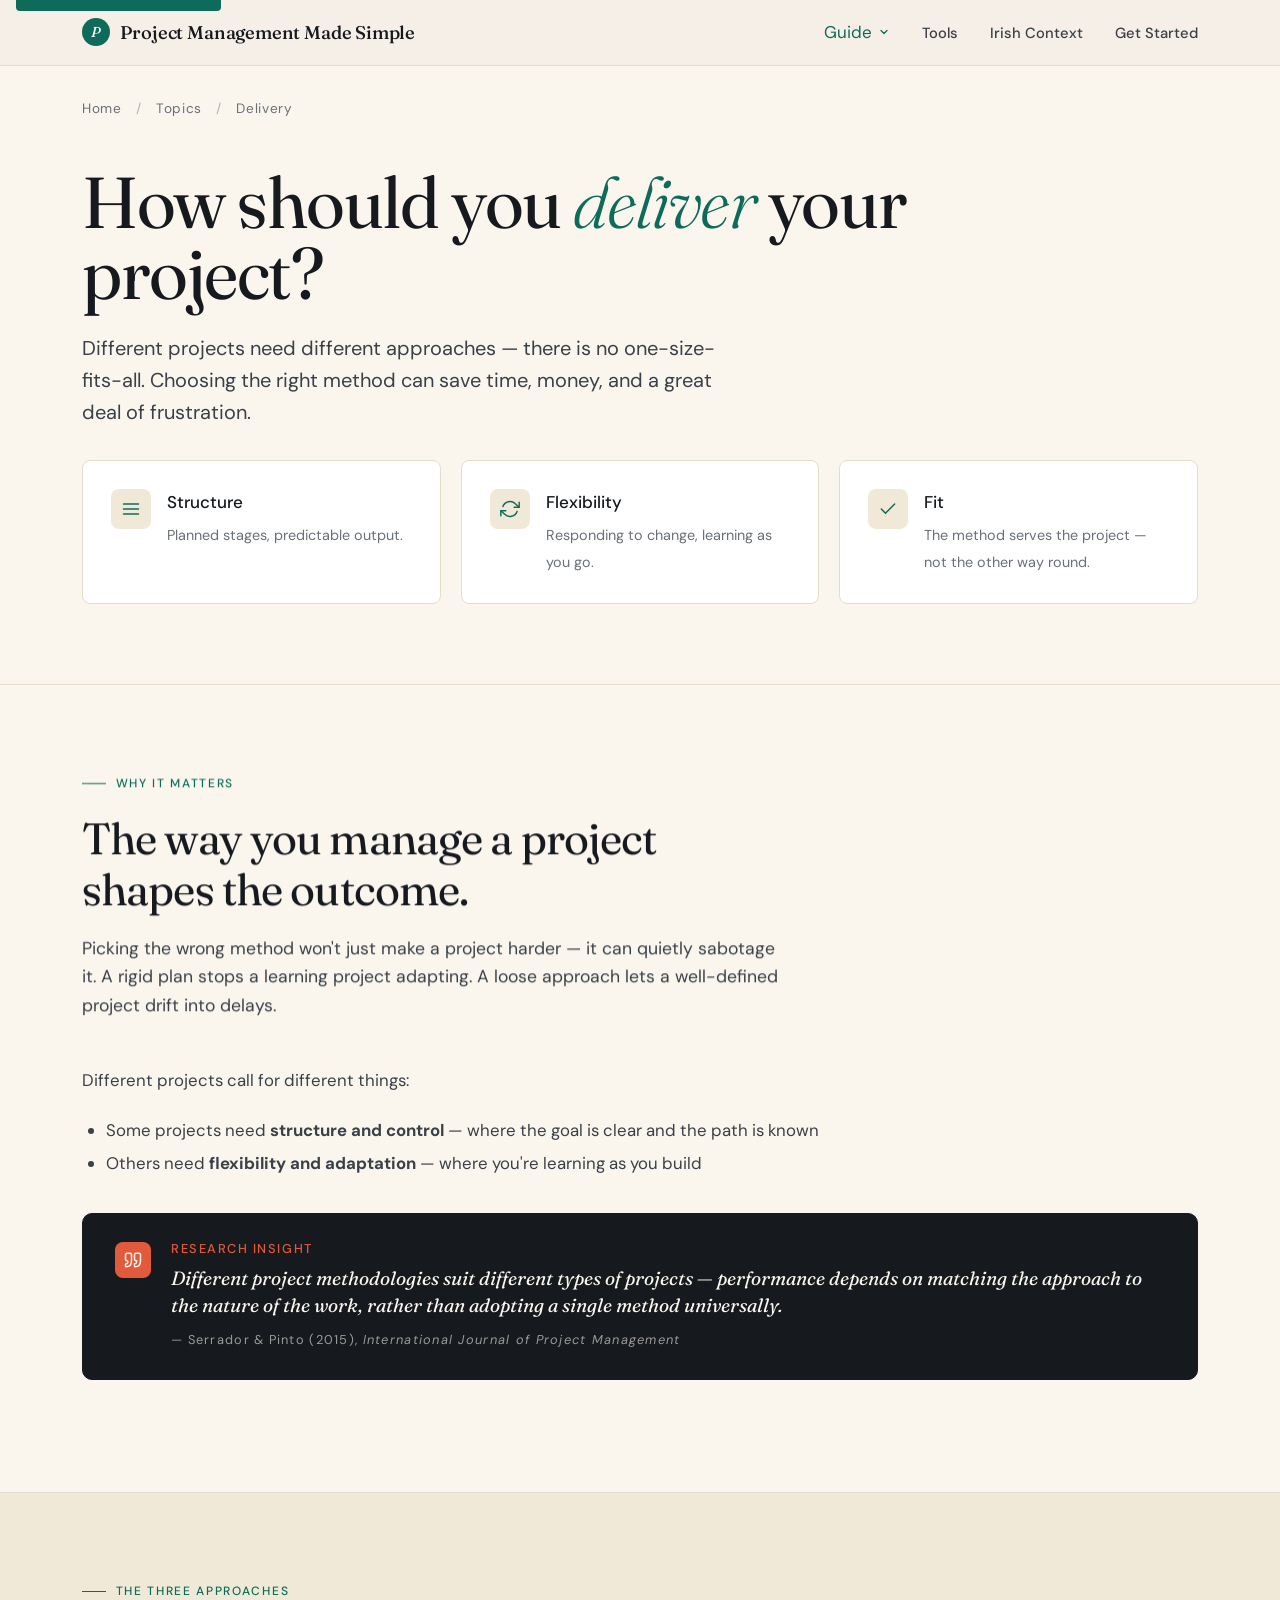
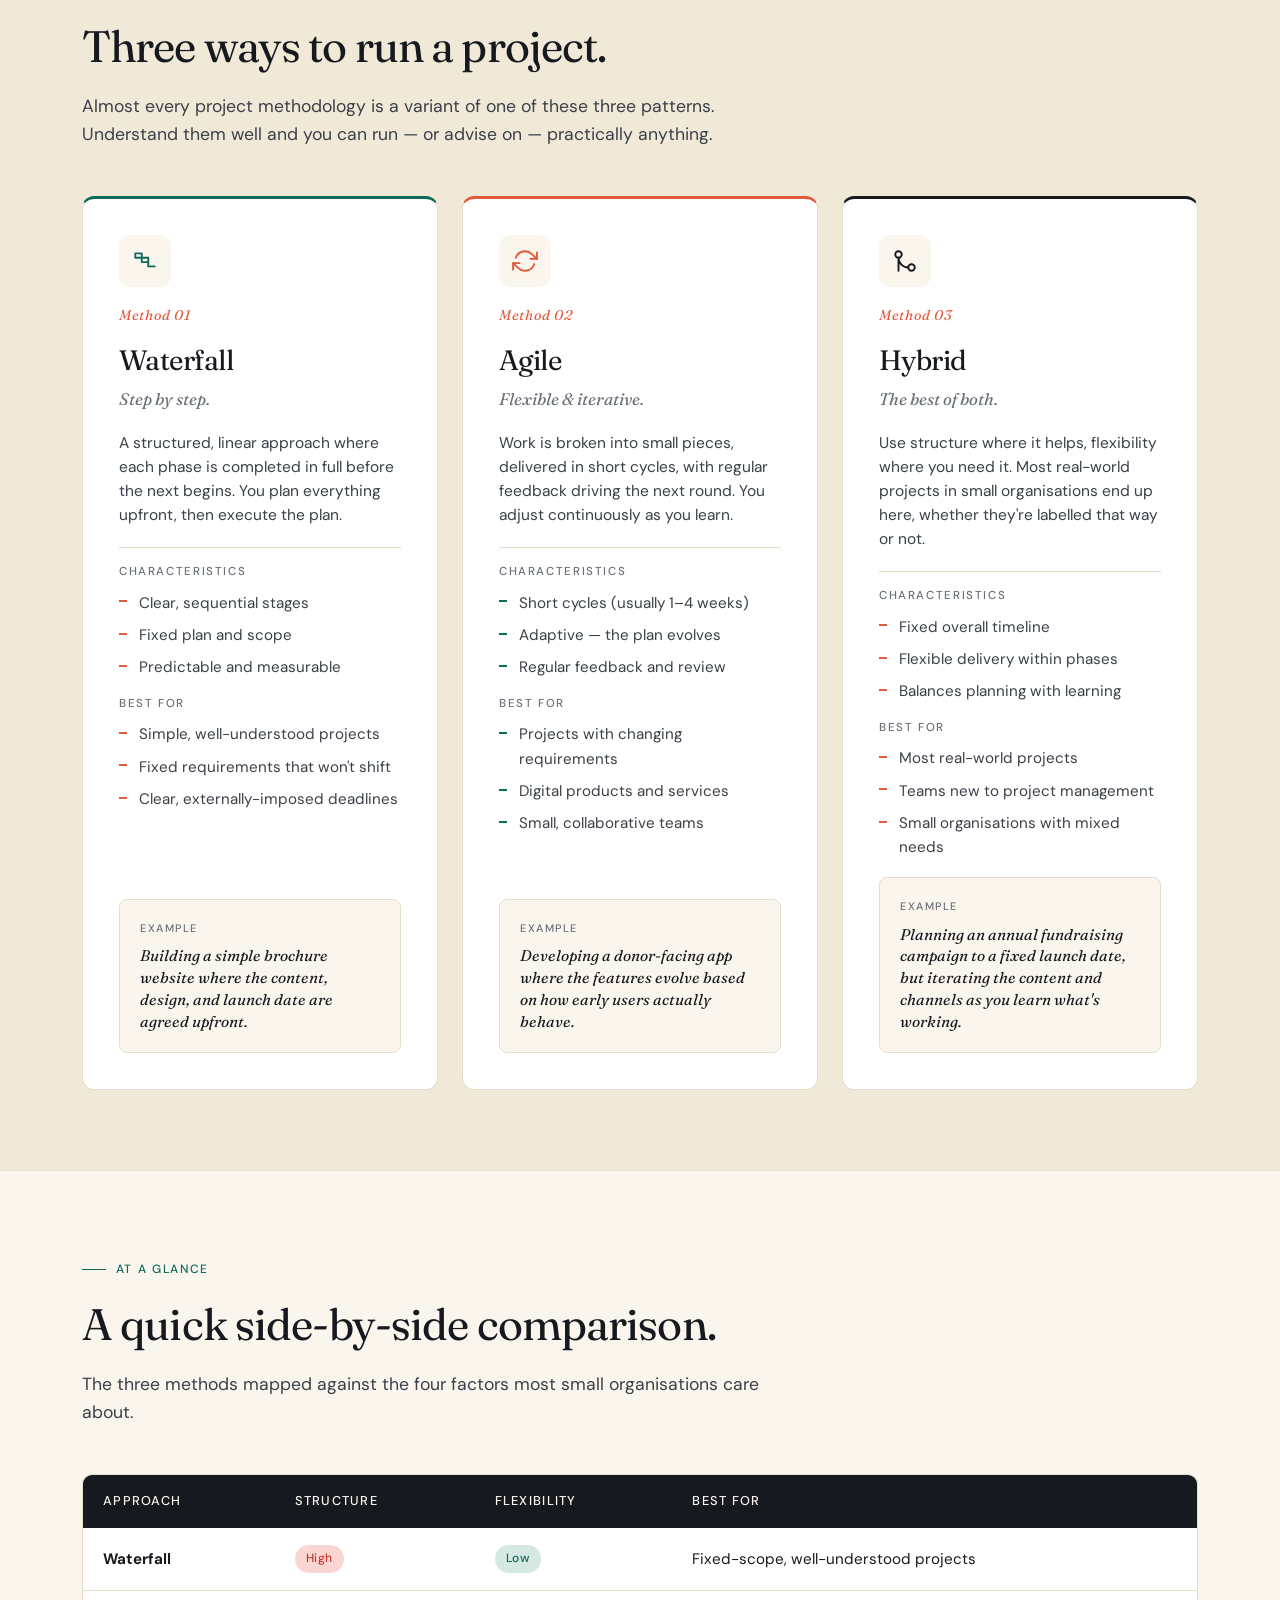
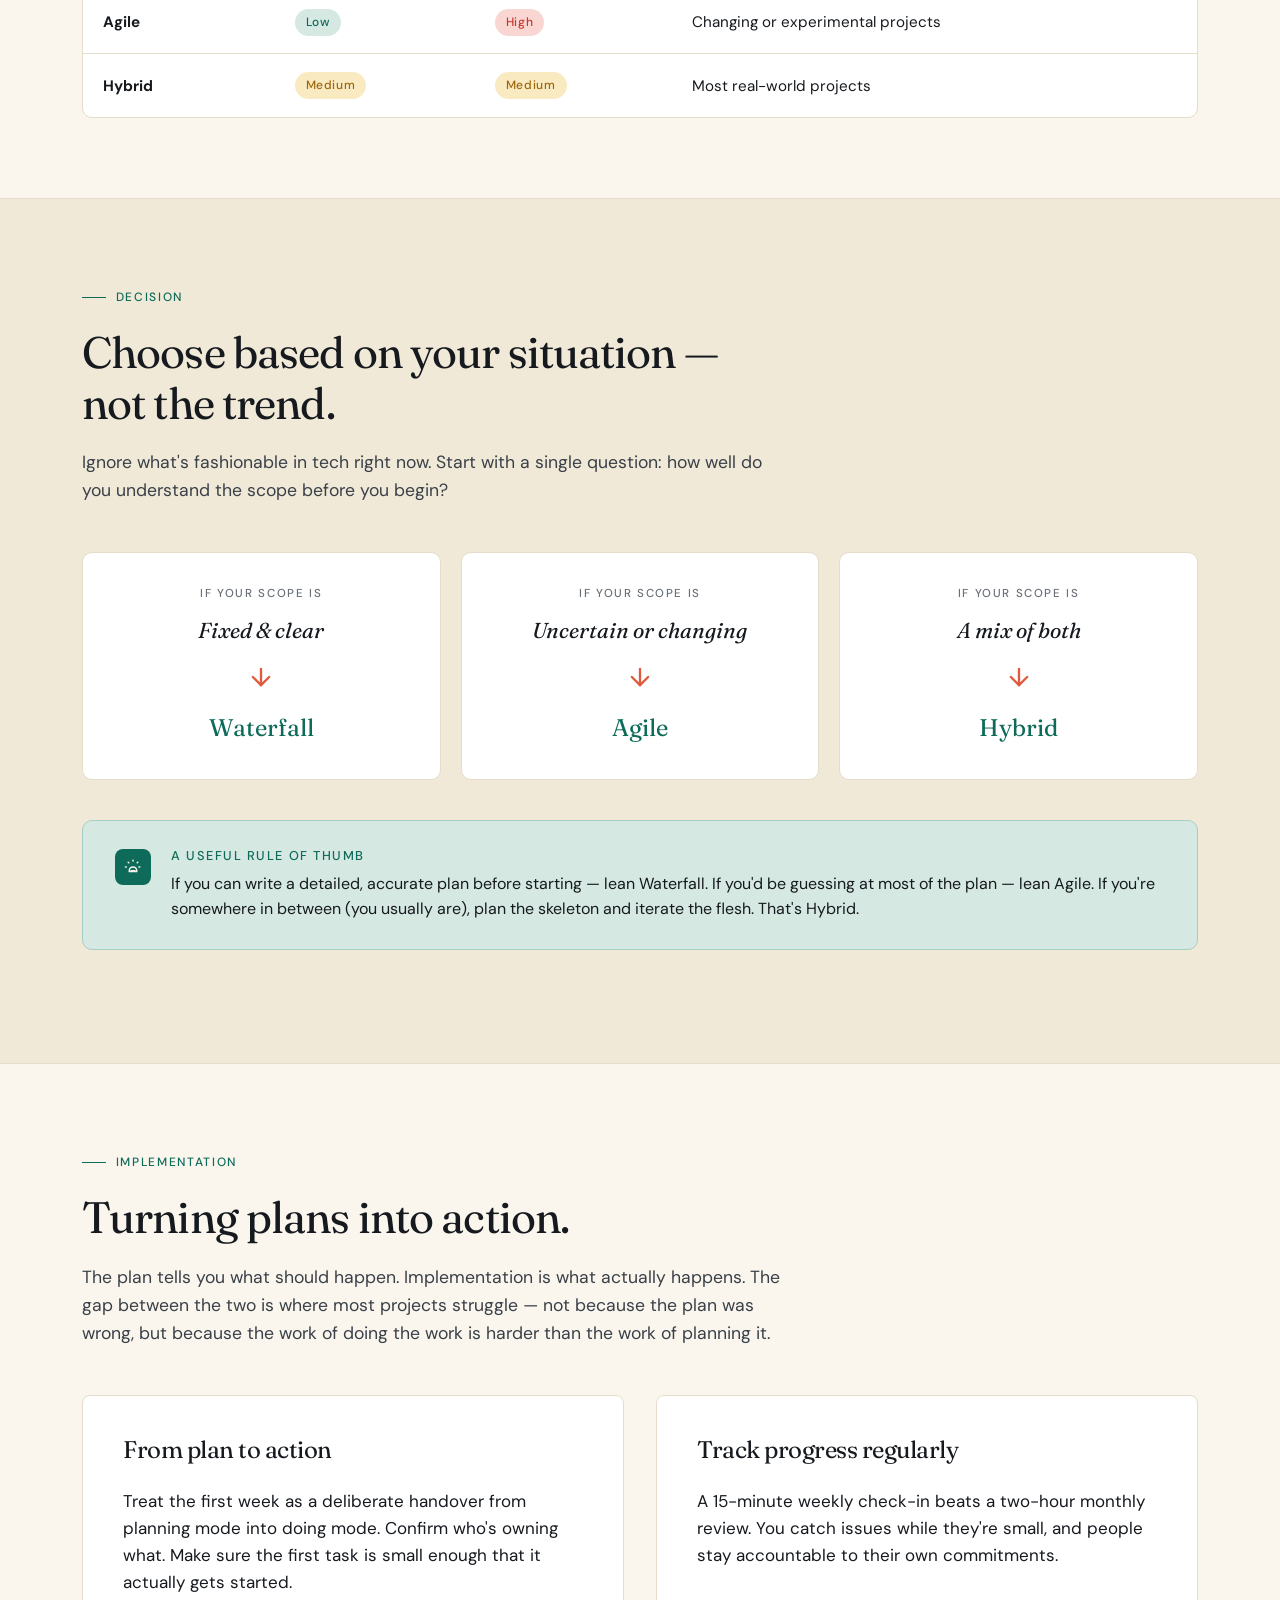
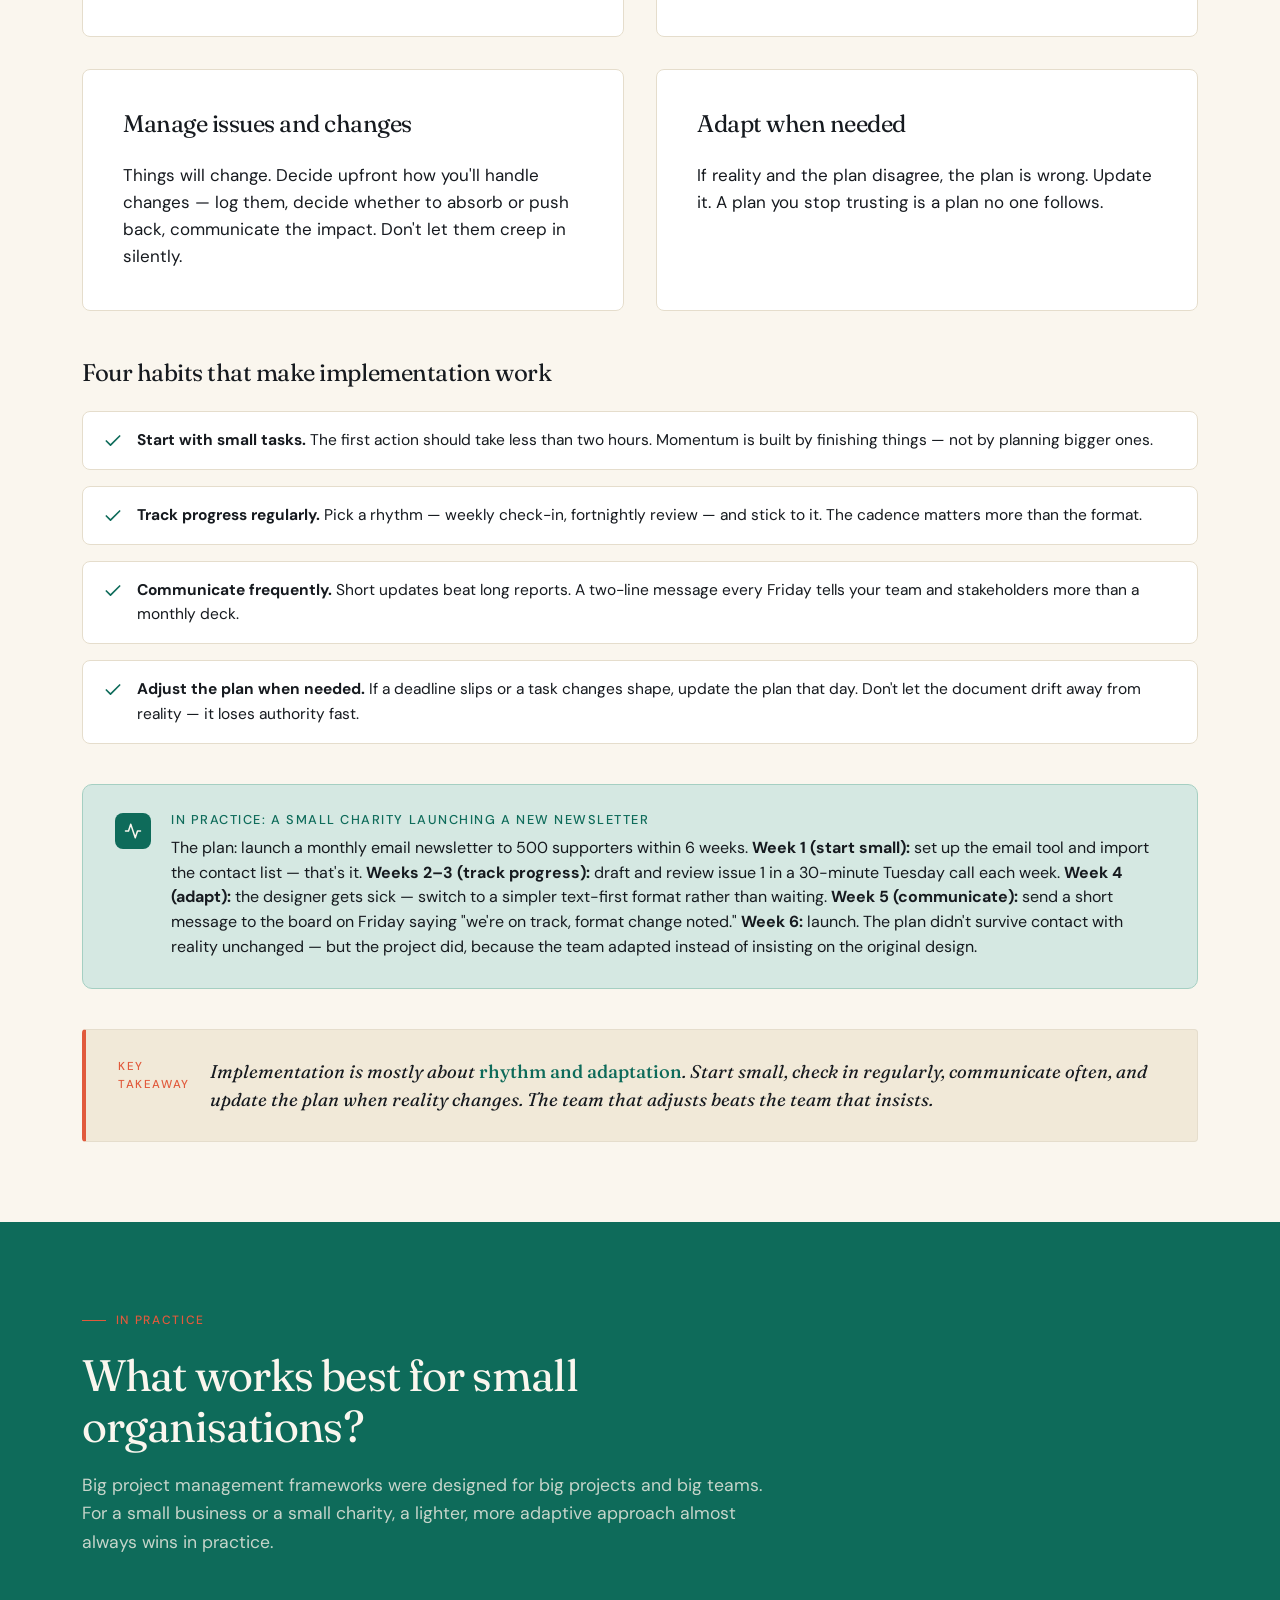
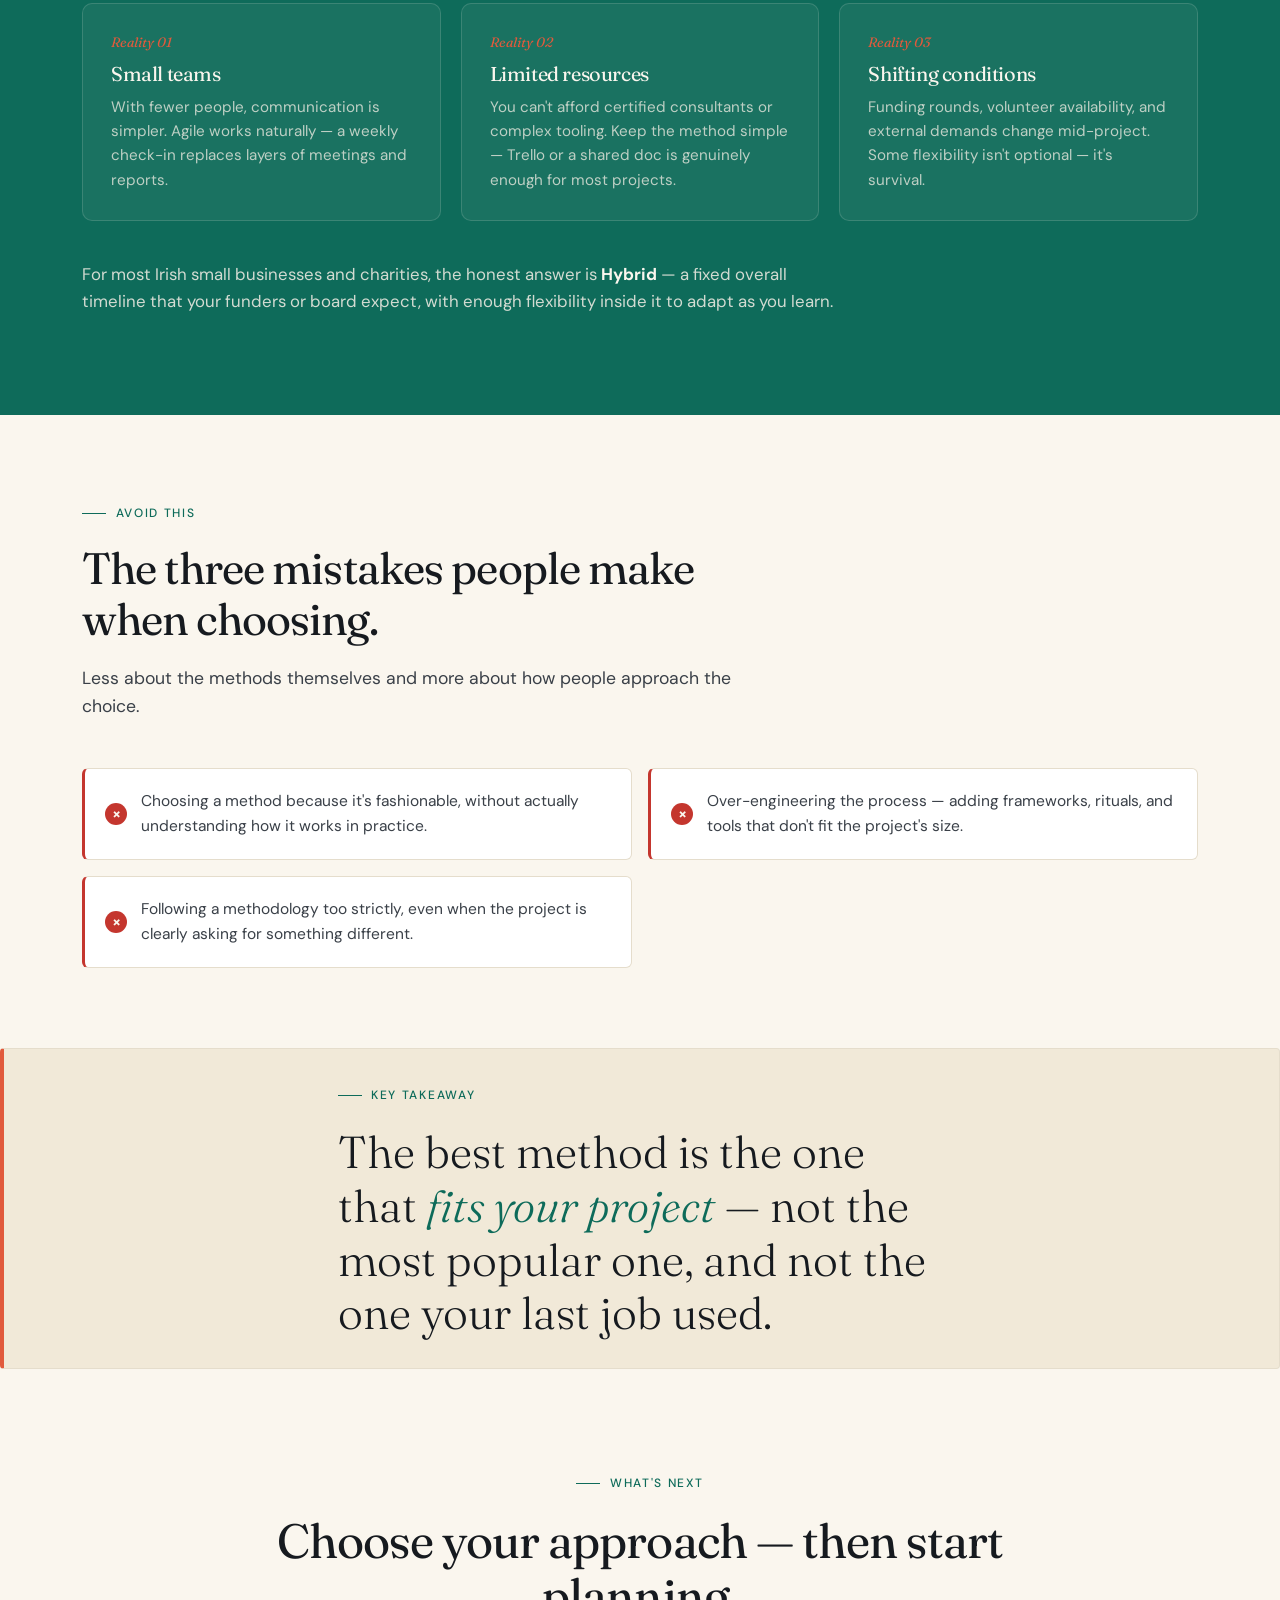
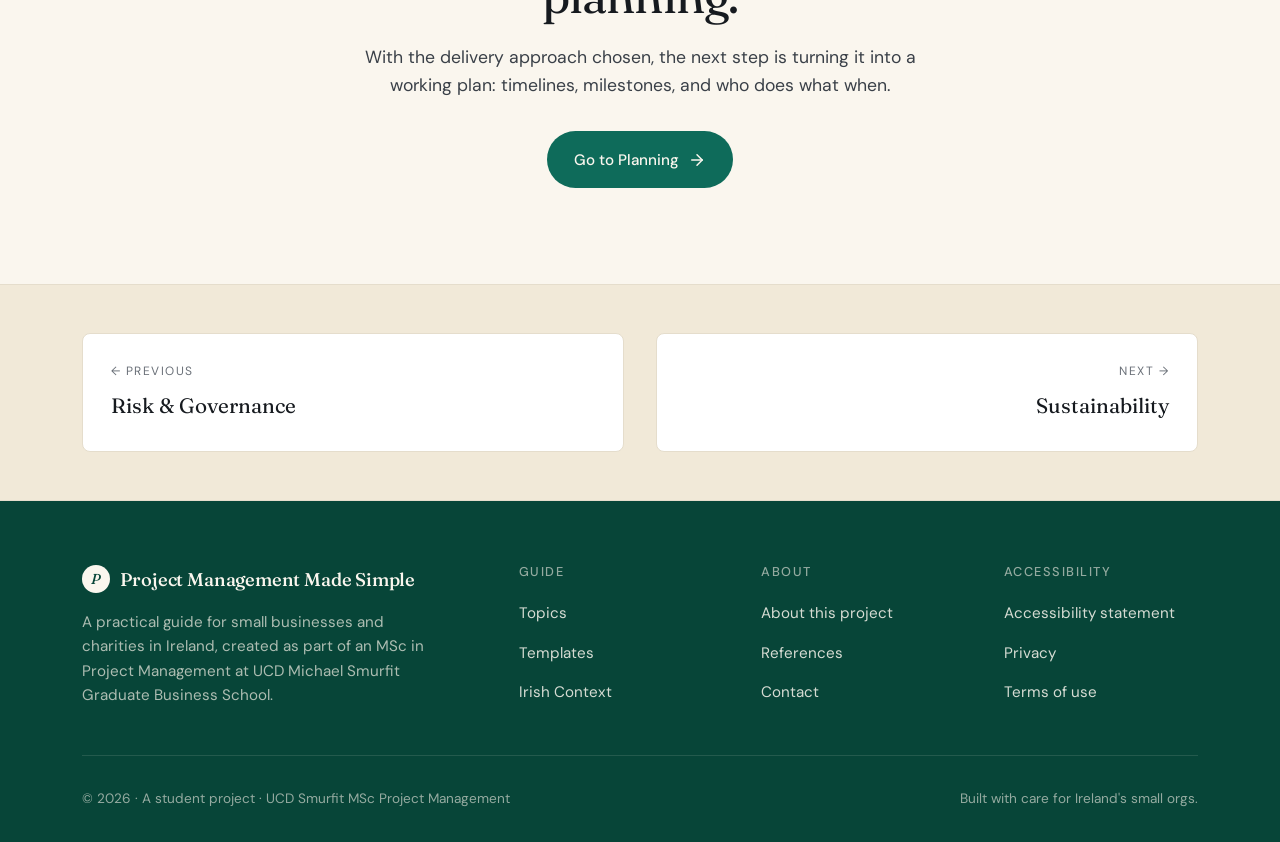
<file: delivery.html>
<!DOCTYPE html>
<html lang="en" class="no-js">
<head>
<meta charset="UTF-8">
<meta name="viewport" content="width=device-width, initial-scale=1.0">
<title>Delivery — Project Management Made Simple</title>
<meta name="description" content="A practical guide to choosing a delivery approach for your project — Waterfall, Agile, or Hybrid — tailored for small businesses and charities in Ireland.">
<link rel="preconnect" href="https://fonts.googleapis.com">
<link rel="preconnect" href="https://fonts.gstatic.com" crossorigin>
<link href="https://fonts.googleapis.com/css2?family=Fraunces:ital,opsz,wght@0,9..144,300..900;1,9..144,300..900&family=DM+Sans:ital,opsz,wght@0,9..40,300..700;1,9..40,300..700&display=swap" rel="stylesheet">
<link rel="stylesheet" href="styles.css?v=7">
<script>
/* Page-fade — see styles.css §52, fade-in trigger */
document.documentElement.classList.remove('no-js');
document.addEventListener('DOMContentLoaded', function() {
  // Use rAF to ensure the opacity:0 state has been painted before flipping
  requestAnimationFrame(function() {
    requestAnimationFrame(function() {
      document.body.classList.add('is-loaded');
    });
  });
});
</script>
</head>
<body>

<a href="#main" class="skip-link">Skip to main content</a>

<header class="site">
  <div class="nav">
    <a href="index.html" class="brand">
      <span class="brand-mark">P</span>
      Project Management Made Simple
    </a>
    <ul>
      <li class="nav-dropdown">
        <button type="button" class="nav-dropdown-trigger is-active" aria-expanded="false" aria-haspopup="true" aria-controls="nav-guide-menu">
          Guide
          <svg class="nav-chevron" width="12" height="12" viewBox="0 0 24 24" fill="none" stroke="currentColor" stroke-width="2.5" stroke-linecap="round" stroke-linejoin="round" aria-hidden="true"><polyline points="6 9 12 15 18 9"/></svg>
        </button>
        <ul class="nav-dropdown-menu" id="nav-guide-menu" role="menu">
          <li><a href="basics.html">Basics</a></li>
          <li><a href="strategy.html">Strategy</a></li>
          <li><a href="planning.html">Planning</a></li>
          <li><a href="people.html">People</a></li>
          <li><a href="risk-ethics-governance.html">Risk &amp; Governance</a></li>
          <li><a href="delivery.html" class="is-active" aria-current="page">Delivery</a></li>
          <li><a href="sustainability.html">Sustainability</a></li>
        </ul>
      </li>
      <li><a href="index.html#tools">Tools</a></li>
      <li><a href="index.html#ireland">Irish Context</a></li>
      <li><a href="index.html#start">Get Started</a></li>
    </ul>
  </div>
</header>

<main id="main">

  <!-- Breadcrumb -->
  <div class="container">
    <div class="breadcrumb">
      <a href="index.html">Home</a>
      <span class="sep">/</span>
      <a href="index.html#topics">Topics</a>
      <span class="sep">/</span>
      Delivery
    </div>
  </div>

  <!-- Page hero -->
  <section class="page-hero">
    <div class="container">
      <h1>How should you <em>deliver</em> your project?</h1>
      <p class="lede">Different projects need different approaches — there is no one-size-fits-all. Choosing the right method can save time, money, and a great deal of frustration.</p>

      <div class="pillars">
        <div class="pillar">
          <div class="pillar-icon">
            <svg width="20" height="20" viewBox="0 0 24 24" fill="none" stroke="currentColor" stroke-width="1.75" stroke-linecap="round" stroke-linejoin="round" aria-hidden="true"><line x1="3" y1="6" x2="21" y2="6"/><line x1="3" y1="12" x2="21" y2="12"/><line x1="3" y1="18" x2="21" y2="18"/></svg>
          </div>
          <div>
            <strong>Structure</strong>
            <span>Planned stages, predictable output.</span>
          </div>
        </div>
        <div class="pillar">
          <div class="pillar-icon">
            <svg width="20" height="20" viewBox="0 0 24 24" fill="none" stroke="currentColor" stroke-width="1.75" stroke-linecap="round" stroke-linejoin="round" aria-hidden="true"><polyline points="23 4 23 10 17 10"/><polyline points="1 20 1 14 7 14"/><path d="M3.51 9a9 9 0 0 1 14.85-3.36L23 10M1 14l4.64 4.36A9 9 0 0 0 20.49 15"/></svg>
          </div>
          <div>
            <strong>Flexibility</strong>
            <span>Responding to change, learning as you go.</span>
          </div>
        </div>
        <div class="pillar">
          <div class="pillar-icon">
            <svg width="20" height="20" viewBox="0 0 24 24" fill="none" stroke="currentColor" stroke-width="1.75" stroke-linecap="round" stroke-linejoin="round" aria-hidden="true"><polyline points="20 6 9 17 4 12"/></svg>
          </div>
          <div>
            <strong>Fit</strong>
            <span>The method serves the project — not the other way round.</span>
          </div>
        </div>
      </div>
    </div>
  </section>

  <!-- Why it matters -->
  <section id="why">
    <div class="container">
      <div class="section-head">
        <span class="eyebrow">Why it matters</span>
        <h2>The way you manage a project shapes the outcome.</h2>
        <p>Picking the wrong method won't just make a project harder — it can quietly sabotage it. A rigid plan stops a learning project adapting. A loose approach lets a well-defined project drift into delays.</p>
      </div>

      <div class="prose">
        <p>Different projects call for different things:</p>
        <ul>
          <li>Some projects need <strong>structure and control</strong> — where the goal is clear and the path is known</li>
          <li>Others need <strong>flexibility and adaptation</strong> — where you're learning as you build</li>
        </ul>
      </div>

      <div class="callout citation">
        <div class="callout-icon">
          <svg width="18" height="18" viewBox="0 0 24 24" fill="none" stroke="currentColor" stroke-width="2" stroke-linecap="round" aria-hidden="true"><path d="M3 21c3 0 7-1 7-8V5c0-1.25-.756-2.017-2-2H4c-1.25 0-2 .75-2 1.972V11c0 1.25.75 2 2 2 1 0 1 0 1 1v1c0 1-1 2-2 2s-1 .008-1 1.031V20c0 1 0 1 1 1z"/><path d="M15 21c3 0 7-1 7-8V5c0-1.25-.757-2.017-2-2h-4c-1.25 0-2 .75-2 1.972V11c0 1.25.75 2 2 2h.75c0 2.25.25 4-2.75 4v3c0 1 0 1 1 1z"/></svg>
        </div>
        <div>
          <h4>Research insight</h4>
          <p>Different project methodologies suit different types of projects — performance depends on matching the approach to the nature of the work, rather than adopting a single method universally.</p>
          <cite>— Serrador &amp; Pinto (2015), <em>International Journal of Project Management</em></cite>
        </div>
      </div>
    </div>
  </section>

  <!-- Method cards -->
  <section style="background: var(--bg-alt); border-top: 1px solid var(--line); border-bottom: 1px solid var(--line);" id="methods">
    <div class="container">
      <div class="section-head">
        <span class="eyebrow">The three approaches</span>
        <h2>Three ways to run a project.</h2>
        <p>Almost every project methodology is a variant of one of these three patterns. Understand them well and you can run — or advise on — practically anything.</p>
      </div>

      <div class="method-grid">

        <!-- Waterfall -->
        <article class="method waterfall">
          <div class="method-icon">
            <svg width="26" height="26" viewBox="0 0 24 24" fill="none" stroke="currentColor" stroke-width="1.75" stroke-linecap="round" stroke-linejoin="round" aria-hidden="true"><path d="M3 5h6v4H3z"/><path d="M9 9v4h6v4h6"/><path d="M9 9h6v4"/></svg>
          </div>
          <span class="method-label">Method 01</span>
          <h3>Waterfall</h3>
          <p class="method-tagline">Step by step.</p>
          <p class="method-desc">A structured, linear approach where each phase is completed in full before the next begins. You plan everything upfront, then execute the plan.</p>

          <div class="method-section">
            <h4>Characteristics</h4>
            <ul>
              <li>Clear, sequential stages</li>
              <li>Fixed plan and scope</li>
              <li>Predictable and measurable</li>
            </ul>
          </div>

          <div class="method-section">
            <h4>Best for</h4>
            <ul>
              <li>Simple, well-understood projects</li>
              <li>Fixed requirements that won't shift</li>
              <li>Clear, externally-imposed deadlines</li>
            </ul>
          </div>

          <div class="method-example">
            <span class="ex-label">Example</span>
            <p>Building a simple brochure website where the content, design, and launch date are agreed upfront.</p>
          </div>
        </article>

        <!-- Agile -->
        <article class="method agile">
          <div class="method-icon">
            <svg width="26" height="26" viewBox="0 0 24 24" fill="none" stroke="currentColor" stroke-width="1.75" stroke-linecap="round" stroke-linejoin="round" aria-hidden="true"><polyline points="23 4 23 10 17 10"/><polyline points="1 20 1 14 7 14"/><path d="M3.51 9a9 9 0 0 1 14.85-3.36L23 10M1 14l4.64 4.36A9 9 0 0 0 20.49 15"/></svg>
          </div>
          <span class="method-label">Method 02</span>
          <h3>Agile</h3>
          <p class="method-tagline">Flexible &amp; iterative.</p>
          <p class="method-desc">Work is broken into small pieces, delivered in short cycles, with regular feedback driving the next round. You adjust continuously as you learn.</p>

          <div class="method-section">
            <h4>Characteristics</h4>
            <ul>
              <li>Short cycles (usually 1–4 weeks)</li>
              <li>Adaptive — the plan evolves</li>
              <li>Regular feedback and review</li>
            </ul>
          </div>

          <div class="method-section">
            <h4>Best for</h4>
            <ul>
              <li>Projects with changing requirements</li>
              <li>Digital products and services</li>
              <li>Small, collaborative teams</li>
            </ul>
          </div>

          <div class="method-example">
            <span class="ex-label">Example</span>
            <p>Developing a donor-facing app where the features evolve based on how early users actually behave.</p>
          </div>
        </article>

        <!-- Hybrid -->
        <article class="method hybrid">
          <div class="method-icon">
            <svg width="26" height="26" viewBox="0 0 24 24" fill="none" stroke="currentColor" stroke-width="1.75" stroke-linecap="round" stroke-linejoin="round" aria-hidden="true"><circle cx="18" cy="18" r="3"/><circle cx="6" cy="6" r="3"/><path d="M6 21V9a9 9 0 0 0 9 9"/></svg>
          </div>
          <span class="method-label">Method 03</span>
          <h3>Hybrid</h3>
          <p class="method-tagline">The best of both.</p>
          <p class="method-desc">Use structure where it helps, flexibility where you need it. Most real-world projects in small organisations end up here, whether they're labelled that way or not.</p>

          <div class="method-section">
            <h4>Characteristics</h4>
            <ul>
              <li>Fixed overall timeline</li>
              <li>Flexible delivery within phases</li>
              <li>Balances planning with learning</li>
            </ul>
          </div>

          <div class="method-section">
            <h4>Best for</h4>
            <ul>
              <li>Most real-world projects</li>
              <li>Teams new to project management</li>
              <li>Small organisations with mixed needs</li>
            </ul>
          </div>

          <div class="method-example">
            <span class="ex-label">Example</span>
            <p>Planning an annual fundraising campaign to a fixed launch date, but iterating the content and channels as you learn what's working.</p>
          </div>
        </article>

      </div>
    </div>
  </section>

  <!-- Comparison table -->
  <section id="comparison">
    <div class="container">
      <div class="section-head">
        <span class="eyebrow">At a glance</span>
        <h2>A quick side-by-side comparison.</h2>
        <p>The three methods mapped against the four factors most small organisations care about.</p>
      </div>

      <div class="register-wrap">
        <table class="register">
          <thead>
            <tr>
              <th>Approach</th>
              <th>Structure</th>
              <th>Flexibility</th>
              <th>Best for</th>
            </tr>
          </thead>
          <tbody>
            <tr>
              <td data-label="Approach"><strong>Waterfall</strong></td>
              <td data-label="Structure"><span class="badge badge-high">High</span></td>
              <td data-label="Flexibility"><span class="badge badge-low">Low</span></td>
              <td data-label="Best for">Fixed-scope, well-understood projects</td>
            </tr>
            <tr>
              <td data-label="Approach"><strong>Agile</strong></td>
              <td data-label="Structure"><span class="badge badge-low">Low</span></td>
              <td data-label="Flexibility"><span class="badge badge-high">High</span></td>
              <td data-label="Best for">Changing or experimental projects</td>
            </tr>
            <tr>
              <td data-label="Approach"><strong>Hybrid</strong></td>
              <td data-label="Structure"><span class="badge badge-med">Medium</span></td>
              <td data-label="Flexibility"><span class="badge badge-med">Medium</span></td>
              <td data-label="Best for">Most real-world projects</td>
            </tr>
          </tbody>
        </table>
      </div>
    </div>
  </section>

  <!-- How to choose -->
  <section style="background: var(--bg-alt); border-top: 1px solid var(--line); border-bottom: 1px solid var(--line);" id="choose">
    <div class="container">
      <div class="section-head">
        <span class="eyebrow">Decision</span>
        <h2>Choose based on your situation — not the trend.</h2>
        <p>Ignore what's fashionable in tech right now. Start with a single question: how well do you understand the scope before you begin?</p>
      </div>

      <div class="decision-grid">
        <div class="decision">
          <span class="decision-if">If your scope is</span>
          <span class="decision-condition">Fixed &amp; clear</span>
          <svg class="decision-arrow" width="28" height="28" viewBox="0 0 24 24" fill="none" stroke="currentColor" stroke-width="2" stroke-linecap="round" stroke-linejoin="round" aria-hidden="true"><line x1="12" y1="5" x2="12" y2="19"/><polyline points="19 12 12 19 5 12"/></svg>
          <span class="decision-result">Waterfall</span>
        </div>
        <div class="decision">
          <span class="decision-if">If your scope is</span>
          <span class="decision-condition">Uncertain or changing</span>
          <svg class="decision-arrow" width="28" height="28" viewBox="0 0 24 24" fill="none" stroke="currentColor" stroke-width="2" stroke-linecap="round" stroke-linejoin="round" aria-hidden="true"><line x1="12" y1="5" x2="12" y2="19"/><polyline points="19 12 12 19 5 12"/></svg>
          <span class="decision-result">Agile</span>
        </div>
        <div class="decision">
          <span class="decision-if">If your scope is</span>
          <span class="decision-condition">A mix of both</span>
          <svg class="decision-arrow" width="28" height="28" viewBox="0 0 24 24" fill="none" stroke="currentColor" stroke-width="2" stroke-linecap="round" stroke-linejoin="round" aria-hidden="true"><line x1="12" y1="5" x2="12" y2="19"/><polyline points="19 12 12 19 5 12"/></svg>
          <span class="decision-result">Hybrid</span>
        </div>
      </div>

      <div class="callout info" style="margin-top: 2.5rem;">
        <div class="callout-icon">
          <svg width="18" height="18" viewBox="0 0 24 24" fill="none" stroke="currentColor" stroke-width="2" stroke-linecap="round" stroke-linejoin="round" aria-hidden="true"><path d="M9.663 17h4.673M12 3v1M6.343 6.343l-.707-.707M3 12H2M21 12h-1M17.657 6.343l.707-.707M7 17a5 5 0 1 1 10 0c0 .342-.035.675-.1 1H7.1a6 6 0 0 1-.1-1z"/></svg>
        </div>
        <div>
          <h4>A useful rule of thumb</h4>
          <p>If you can write a detailed, accurate plan before starting — lean Waterfall. If you'd be guessing at most of the plan — lean Agile. If you're somewhere in between (you usually are), plan the skeleton and iterate the flesh. That's Hybrid.</p>
        </div>
      </div>
    </div>
  </section>

  <!-- Implementation: turning plans into action -->
  <section id="implementation">
    <div class="container">
      <div class="section-head">
        <span class="eyebrow">Implementation</span>
        <h2>Turning plans into action.</h2>
        <p>The plan tells you what should happen. Implementation is what actually happens. The gap between the two is where most projects struggle — not because the plan was wrong, but because the work of doing the work is harder than the work of planning it.</p>
      </div>

      <!-- Four practical pillars -->
      <div class="why-grid">
        <div class="why-card cost" style="background: var(--card);">
          <h3 style="color: var(--ink);">From plan to action</h3>
          <p>Treat the first week as a deliberate handover from planning mode into doing mode. Confirm who's owning what. Make sure the first task is small enough that it actually gets started.</p>
        </div>
        <div class="why-card cost" style="background: var(--card);">
          <h3 style="color: var(--ink);">Track progress regularly</h3>
          <p>A 15-minute weekly check-in beats a two-hour monthly review. You catch issues while they're small, and people stay accountable to their own commitments.</p>
        </div>
        <div class="why-card cost" style="background: var(--card);">
          <h3 style="color: var(--ink);">Manage issues and changes</h3>
          <p>Things will change. Decide upfront how you'll handle changes — log them, decide whether to absorb or push back, communicate the impact. Don't let them creep in silently.</p>
        </div>
        <div class="why-card cost" style="background: var(--card);">
          <h3 style="color: var(--ink);">Adapt when needed</h3>
          <p>If reality and the plan disagree, the plan is wrong. Update it. A plan you stop trusting is a plan no one follows.</p>
        </div>
      </div>

      <!-- Practical tips -->
      <h3 style="font-size: 1.5rem; margin: 3rem 0 1rem;">Four habits that make implementation work</h3>
      <ul class="check-list">
        <li>
          <svg width="20" height="20" viewBox="0 0 24 24" fill="none" stroke="currentColor" stroke-width="2" stroke-linecap="round" stroke-linejoin="round" aria-hidden="true"><polyline points="20 6 9 17 4 12"/></svg>
          <span><strong>Start with small tasks.</strong> The first action should take less than two hours. Momentum is built by finishing things — not by planning bigger ones.</span>
        </li>
        <li>
          <svg width="20" height="20" viewBox="0 0 24 24" fill="none" stroke="currentColor" stroke-width="2" stroke-linecap="round" stroke-linejoin="round" aria-hidden="true"><polyline points="20 6 9 17 4 12"/></svg>
          <span><strong>Track progress regularly.</strong> Pick a rhythm — weekly check-in, fortnightly review — and stick to it. The cadence matters more than the format.</span>
        </li>
        <li>
          <svg width="20" height="20" viewBox="0 0 24 24" fill="none" stroke="currentColor" stroke-width="2" stroke-linecap="round" stroke-linejoin="round" aria-hidden="true"><polyline points="20 6 9 17 4 12"/></svg>
          <span><strong>Communicate frequently.</strong> Short updates beat long reports. A two-line message every Friday tells your team and stakeholders more than a monthly deck.</span>
        </li>
        <li>
          <svg width="20" height="20" viewBox="0 0 24 24" fill="none" stroke="currentColor" stroke-width="2" stroke-linecap="round" stroke-linejoin="round" aria-hidden="true"><polyline points="20 6 9 17 4 12"/></svg>
          <span><strong>Adjust the plan when needed.</strong> If a deadline slips or a task changes shape, update the plan that day. Don't let the document drift away from reality — it loses authority fast.</span>
        </li>
      </ul>

      <!-- Worked example -->
      <div class="callout info" style="margin-top: 2.5rem;">
        <div class="callout-icon">
          <svg width="18" height="18" viewBox="0 0 24 24" fill="none" stroke="currentColor" stroke-width="2" stroke-linecap="round" stroke-linejoin="round" aria-hidden="true"><polyline points="22 12 18 12 15 21 9 3 6 12 2 12"/></svg>
        </div>
        <div>
          <h4>In practice: a small charity launching a new newsletter</h4>
          <p>The plan: launch a monthly email newsletter to 500 supporters within 6 weeks. <strong>Week 1 (start small):</strong> set up the email tool and import the contact list — that's it. <strong>Weeks 2–3 (track progress):</strong> draft and review issue 1 in a 30-minute Tuesday call each week. <strong>Week 4 (adapt):</strong> the designer gets sick — switch to a simpler text-first format rather than waiting. <strong>Week 5 (communicate):</strong> send a short message to the board on Friday saying "we're on track, format change noted." <strong>Week 6:</strong> launch. The plan didn't survive contact with reality unchanged — but the project did, because the team adapted instead of insisting on the original design.</p>
        </div>
      </div>

      <!-- Key takeaway -->
      <div class="takeaway" style="margin-top: 2.5rem;">
        <span class="takeaway-label">Key takeaway</span>
        <p>Implementation is mostly about <strong>rhythm and adaptation</strong>. Start small, check in regularly, communicate often, and update the plan when reality changes. The team that adjusts beats the team that insists.</p>
      </div>

    </div>
  </section>

  <!-- Small business / charity context -->
  <section class="charity-ctx" id="in-practice">
    <div class="container">
      <div class="section-head">
        <span class="eyebrow">In practice</span>
        <h2>What works best for small organisations?</h2>
        <p>Big project management frameworks were designed for big projects and big teams. For a small business or a small charity, a lighter, more adaptive approach almost always wins in practice.</p>
      </div>

      <div class="charity-grid">
        <div class="charity-item">
          <span class="marker">Reality 01</span>
          <h4>Small teams</h4>
          <p>With fewer people, communication is simpler. Agile works naturally — a weekly check-in replaces layers of meetings and reports.</p>
        </div>
        <div class="charity-item">
          <span class="marker">Reality 02</span>
          <h4>Limited resources</h4>
          <p>You can't afford certified consultants or complex tooling. Keep the method simple — Trello or a shared doc is genuinely enough for most projects.</p>
        </div>
        <div class="charity-item">
          <span class="marker">Reality 03</span>
          <h4>Shifting conditions</h4>
          <p>Funding rounds, volunteer availability, and external demands change mid-project. Some flexibility isn't optional — it's survival.</p>
        </div>
      </div>

      <div class="prose" style="margin-top: 2.5rem;">
        <p style="color: rgba(244,239,230,0.85); max-width: 48rem;">For most Irish small businesses and charities, the honest answer is <strong style="color: var(--bg);">Hybrid</strong> — a fixed overall timeline that your funders or board expect, with enough flexibility inside it to adapt as you learn.</p>
      </div>
    </div>
  </section>

  <!-- Common mistakes -->
  <section>
    <div class="container">
      <div class="section-head">
        <span class="eyebrow">Avoid this</span>
        <h2>The three mistakes people make when choosing.</h2>
        <p>Less about the methods themselves and more about how people approach the choice.</p>
      </div>

      <div class="mistakes-grid">
        <div class="mistake">Choosing a method because it's fashionable, without actually understanding how it works in practice.</div>
        <div class="mistake">Over-engineering the process — adding frameworks, rituals, and tools that don't fit the project's size.</div>
        <div class="mistake">Following a methodology too strictly, even when the project is clearly asking for something different.</div>
      </div>
    </div>
  </section>

  <!-- Key takeaway -->
  <section class="takeaway">
    <div class="container">
      <span class="eyebrow">Key takeaway</span>
      <blockquote>
        The best method is the one that <em>fits your project</em> — not the most popular one, and not the one your last job used.
      </blockquote>
    </div>
  </section>

  <!-- CTA -->
  <section style="text-align: center; padding: 6rem 0;">
    <div class="container">
      <span class="eyebrow" style="justify-content: center;">What's next</span>
      <h2 style="font-size: clamp(2rem, 4vw, 3rem); margin-bottom: 1.25rem; max-width: 30ch; margin-left: auto; margin-right: auto;">Choose your approach — then start planning.</h2>
      <p style="font-size: 1.1rem; color: var(--ink-soft); max-width: 36rem; margin: 0 auto 2rem;">With the delivery approach chosen, the next step is turning it into a working plan: timelines, milestones, and who does what when.</p>
      <a href="planning.html" class="btn btn-primary">
        Go to Planning
        <svg class="arrow" width="18" height="18" viewBox="0 0 24 24" fill="none" stroke="currentColor" stroke-width="2" stroke-linecap="round" stroke-linejoin="round" aria-hidden="true"><line x1="5" y1="12" x2="19" y2="12"/><polyline points="12 5 19 12 12 19"/></svg>
      </a>
    </div>
  </section>

  <!-- Topic nav -->
  <section class="chapter-nav">
    <div class="container">
      <div class="chapter-nav-grid">
        <a href="risk-ethics-governance.html" class="chapter-link">
          <span class="dir">← Previous</span>
          <strong>Risk &amp; Governance</strong>
        </a>
        <a href="sustainability.html" class="chapter-link next">
          <span class="dir">Next →</span>
          <strong>Sustainability</strong>
        </a>
      </div>
    </div>
  </section>

</main>

<footer class="site">
  <div class="container">
    <div class="footer-grid">
      <div>
        <a href="index.html" class="brand">
          <span class="brand-mark">P</span>
          Project Management Made Simple
        </a>
        <p class="about">A practical guide for small businesses and charities in Ireland, created as part of an MSc in Project Management at UCD Michael Smurfit Graduate Business School.</p>
      </div>
      <div>
        <h4>Guide</h4>
        <ul>
          <li><a href="index.html#topics">Topics</a></li>
          <li><a href="index.html#tools">Templates</a></li>
          <li><a href="index.html#ireland">Irish Context</a></li>
        </ul>
      </div>
      <div>
        <h4>About</h4>
        <ul>
          <li><a href="#">About this project</a></li>
          <li><a href="references.html">References</a></li>
          <li><a href="#">Contact</a></li>
        </ul>
      </div>
      <div>
        <h4>Accessibility</h4>
        <ul>
          <li><a href="#">Accessibility statement</a></li>
          <li><a href="#">Privacy</a></li>
          <li><a href="#">Terms of use</a></li>
        </ul>
      </div>
    </div>
    <div class="footer-bottom">
      <span>© 2026 · A student project · UCD Smurfit MSc Project Management</span>
      <span>Built with care for Ireland's small orgs.</span>
    </div>
  </div>
</footer>

<script>
/* Scroll-reveal — see styles.css §51
   Auto-applies reveal to common section/card selectors. No data-reveal
   attributes needed in HTML. Add a selector below to extend reach. */
(function() {
  'use strict';

  // Bail early for reduced-motion users
  if (window.matchMedia && window.matchMedia('(prefers-reduced-motion: reduce)').matches) {
    return;
  }
  // Bail if IntersectionObserver isn't supported (very old browsers)
  if (!('IntersectionObserver' in window)) return;

  // Selectors that should reveal as they scroll into view
  var REVEAL_SELECTORS = [
    '.section-head',
    '.video-card-wrap',
    '.lifecycle-intro, .journey-intro',
    '.why-grid > *',
    '.topic-card',
    '.tool',
    '.journey-stage',
    '.audience-list > li',
    '.diff-grid > *',
    '.callout',
    '.takeaway:not(.takeaway-full)',
    '.quick-check-grid',
    '.tools-grid .tool',
    '.country-emblem',
    '.method-card',
    '.dimension-card',
    '.role-card',
    '.principle-card',
    '.example-card',
    '.check-list',
    '.stakeholder-table',
    '.ref-list',
    '.comparison-table',
    '.matrix',
    '.matrix-2x2',
    '.lifecycle-step'
  ].join(', ');

  // Hide eligible elements first (before observer fires) by adding the class
  // ONLY after we know we'll be doing this — keeps no-JS users safe.
  document.documentElement.classList.add('js-reveal');

  function setup() {
    var elements = document.querySelectorAll(REVEAL_SELECTORS);
    if (!elements.length) return;

    elements.forEach(function(el) {
      el.setAttribute('data-reveal', '');
    });

    // Reveal anything already in view at page load — prevents a flash where
    // hero content briefly appears hidden before the observer kicks in.
    var viewportHeight = window.innerHeight;
    elements.forEach(function(el) {
      var rect = el.getBoundingClientRect();
      if (rect.top < viewportHeight) {
        el.classList.add('is-visible');
      }
    });

    var observer = new IntersectionObserver(function(entries) {
      entries.forEach(function(entry) {
        if (entry.isIntersecting) {
          entry.target.classList.add('is-visible');
          observer.unobserve(entry.target);
        }
      });
    }, {
      rootMargin: '0px 0px -8% 0px',
      threshold: 0.05
    });

    elements.forEach(function(el) {
      // Don't observe ones already revealed
      if (!el.classList.contains('is-visible')) {
        observer.observe(el);
      }
    });
  }

  if (document.readyState === 'loading') {
    document.addEventListener('DOMContentLoaded', setup);
  } else {
    setup();
  }
})();
</script>

<script>
/* Page-fade — see styles.css §52, fade-out on internal navigation */
(function() {
  'use strict';
  // Skip for reduced-motion users
  if (window.matchMedia && window.matchMedia('(prefers-reduced-motion: reduce)').matches) return;

  var FADE_MS = 220;

  document.addEventListener('click', function(e) {
    var link = e.target.closest('a');
    if (!link) return;

    var href = link.getAttribute('href');
    if (!href) return;

    // Only intercept internal page navigations (.html files in this site)
    if (!/\.html(\?|#|$)/.test(href)) return;

    // Skip: external links, target=_blank, modifier keys, anchor on same page
    if (link.target && link.target !== '_self') return;
    if (e.metaKey || e.ctrlKey || e.shiftKey || e.altKey) return;
    if (link.hostname && link.hostname !== window.location.hostname) return;

    e.preventDefault();
    document.body.classList.remove('is-loaded');
    document.body.classList.add('is-leaving');
    setTimeout(function() { window.location.href = href; }, FADE_MS);
  });

  // Handle browser back/forward — fade in if returning to a cached page
  window.addEventListener('pageshow', function(e) {
    if (e.persisted) {
      document.body.classList.remove('is-leaving');
      document.body.classList.add('is-loaded');
    }
  });
})();
</script>
<script>
/* Nav dropdown — see styles.css §55 */
(function() {
  'use strict';
  var trigger = document.querySelector('.nav-dropdown-trigger');
  var menu    = document.getElementById('nav-guide-menu');
  if (!trigger || !menu) return;

  function open() {
    trigger.setAttribute('aria-expanded', 'true');
  }
  function close() {
    trigger.setAttribute('aria-expanded', 'false');
  }
  function isOpen() {
    return trigger.getAttribute('aria-expanded') === 'true';
  }

  // Toggle on trigger click
  trigger.addEventListener('click', function(e) {
    e.stopPropagation();
    if (isOpen()) close(); else open();
  });

  // Close when clicking anywhere outside
  document.addEventListener('click', function(e) {
    if (!isOpen()) return;
    if (e.target === trigger || trigger.contains(e.target)) return;
    if (menu.contains(e.target)) return;
    close();
  });

  // Close on Escape, return focus to trigger
  document.addEventListener('keydown', function(e) {
    if (e.key === 'Escape' && isOpen()) {
      close();
      trigger.focus();
    }
  });
})();
</script>

</body>
</html>
</file>
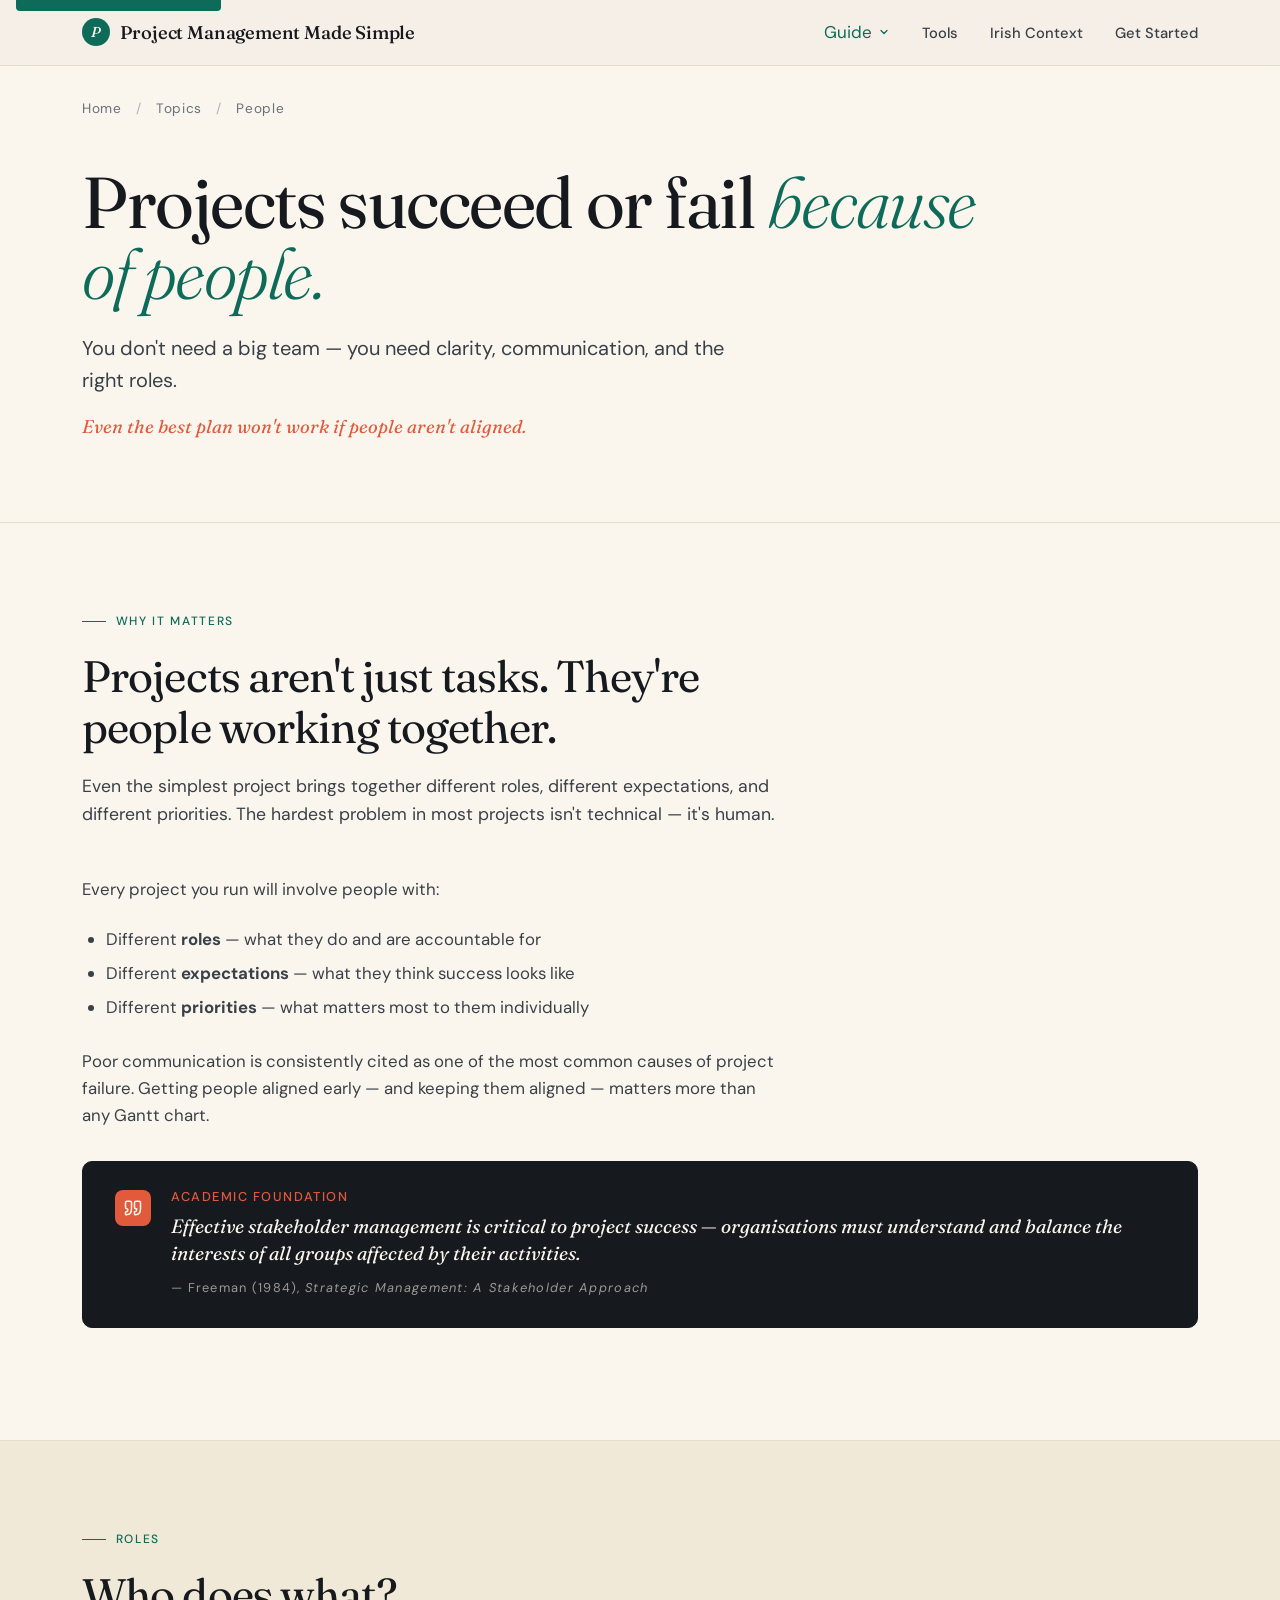
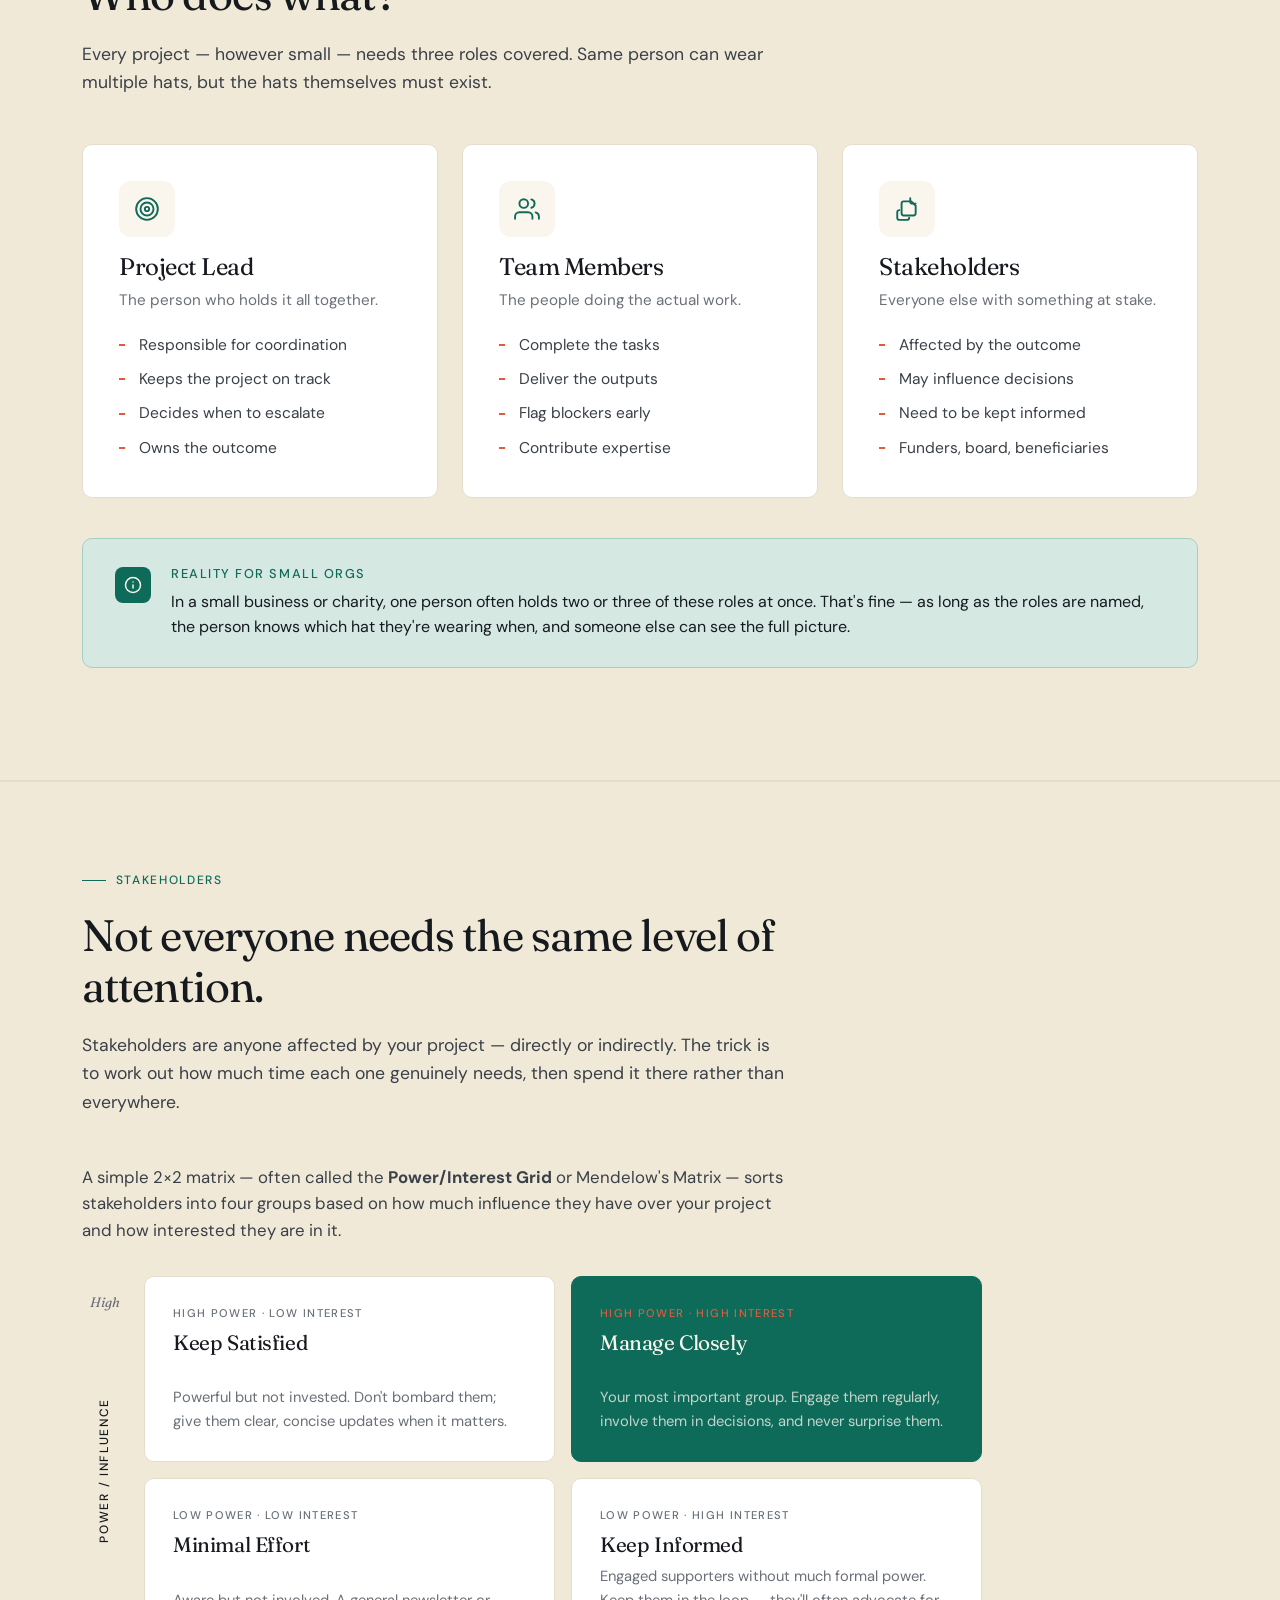
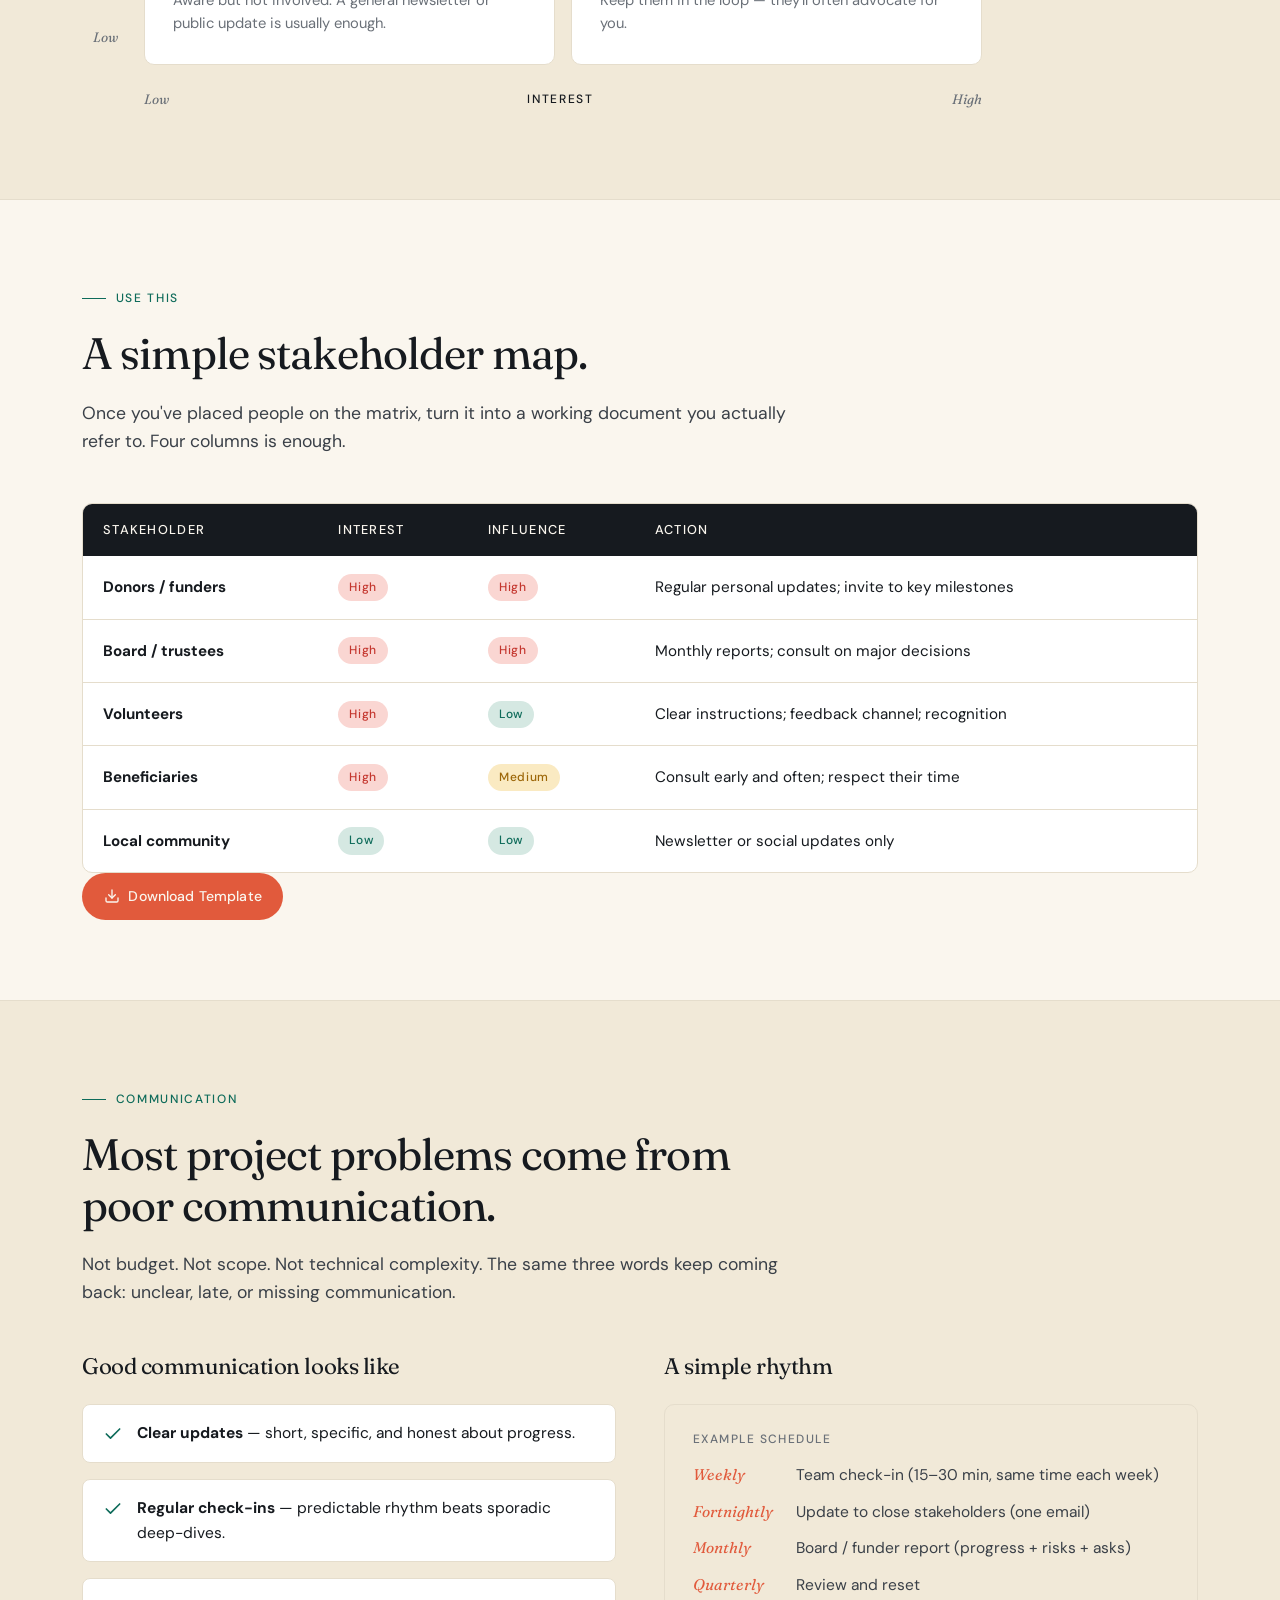
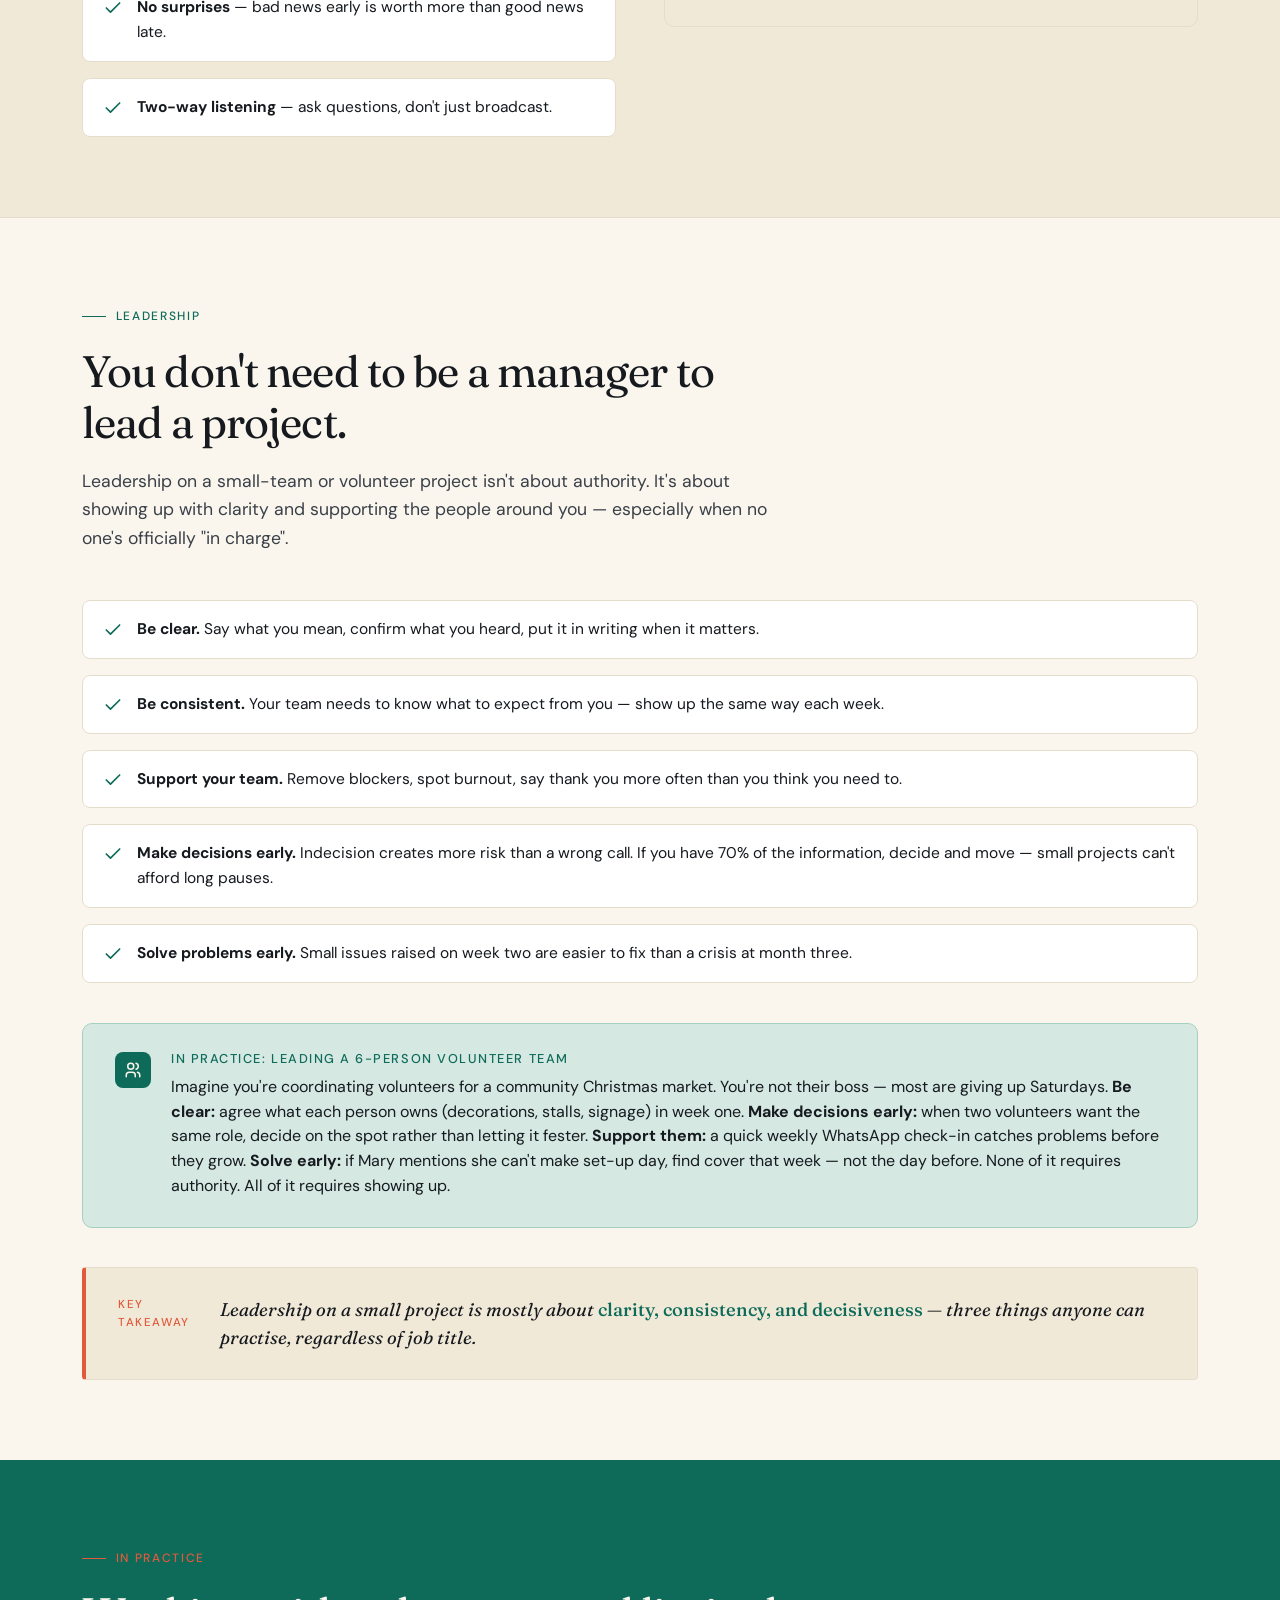
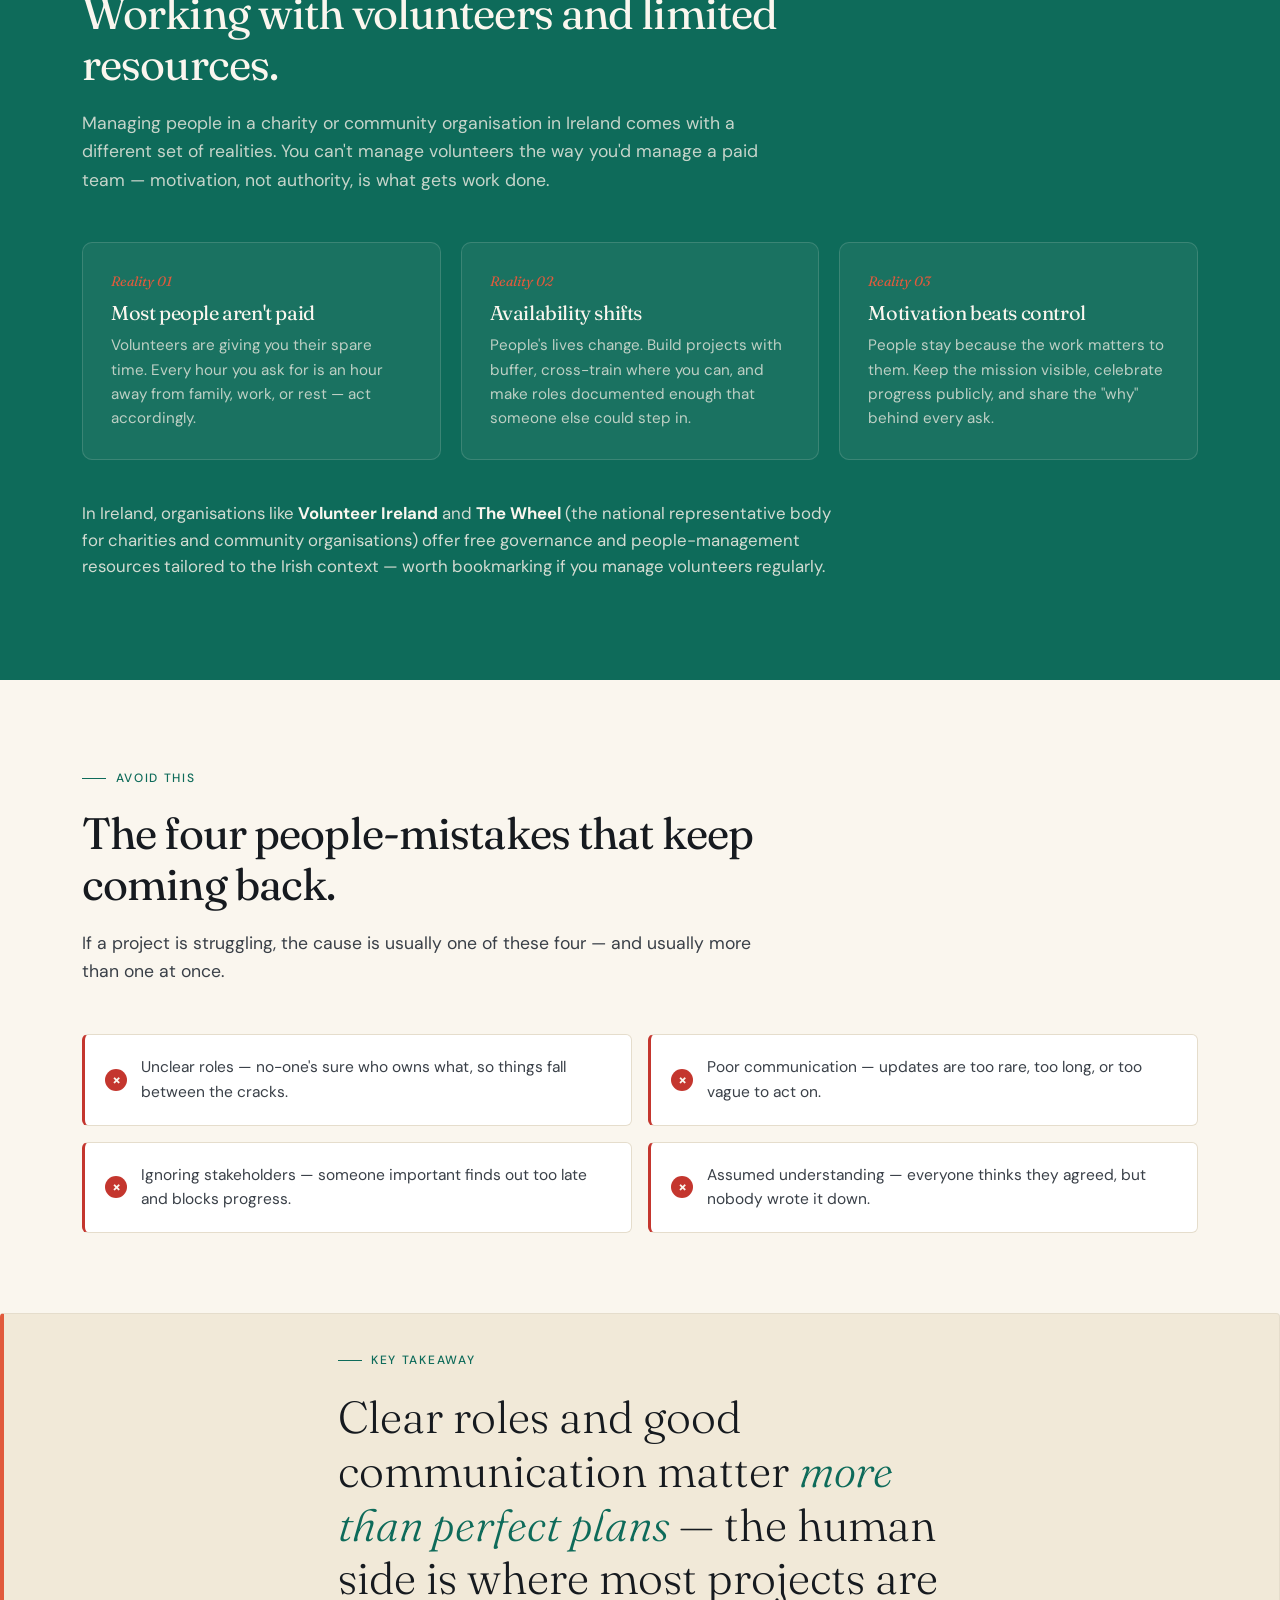
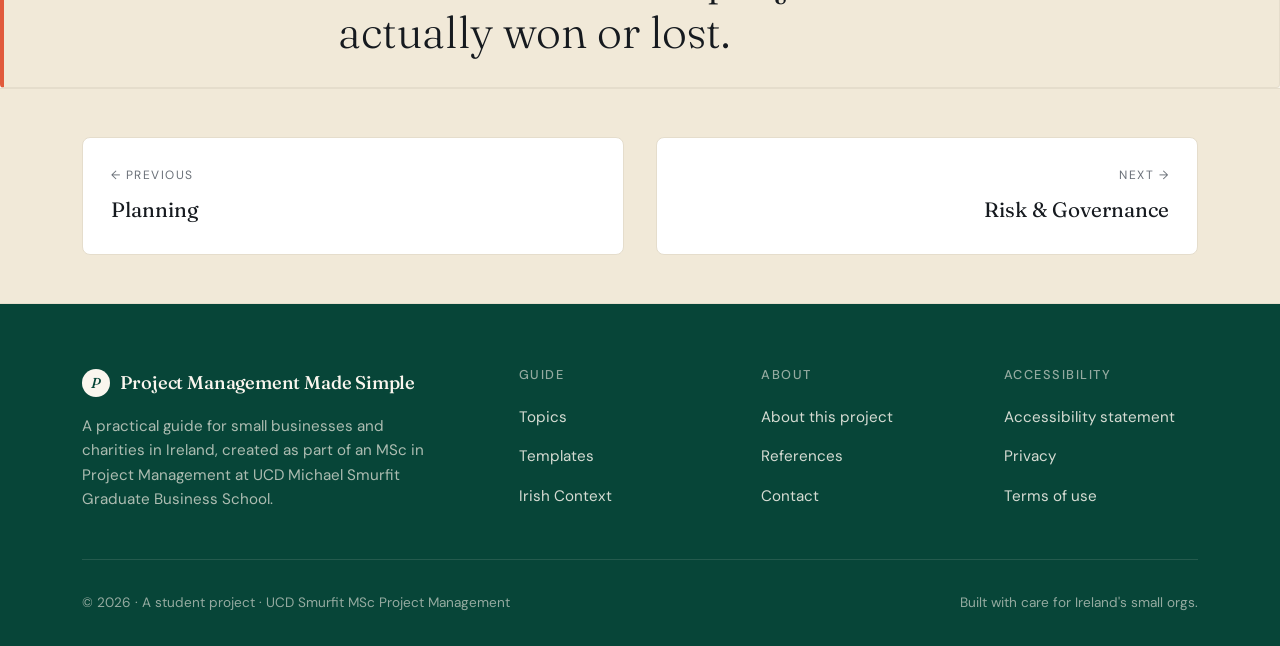
<file: people.html>
<!DOCTYPE html>
<html lang="en" class="no-js">
<head>
<meta charset="UTF-8">
<meta name="viewport" content="width=device-width, initial-scale=1.0">
<title>People — Project Management Made Simple</title>
<meta name="description" content="A practical guide to managing people, stakeholders, communication and leadership in projects for small businesses and charities in Ireland.">
<link rel="preconnect" href="https://fonts.googleapis.com">
<link rel="preconnect" href="https://fonts.gstatic.com" crossorigin>
<link href="https://fonts.googleapis.com/css2?family=Fraunces:ital,opsz,wght@0,9..144,300..900;1,9..144,300..900&family=DM+Sans:ital,opsz,wght@0,9..40,300..700;1,9..40,300..700&display=swap" rel="stylesheet">
<link rel="stylesheet" href="styles.css?v=7">
<script>
/* Page-fade — see styles.css §52, fade-in trigger */
document.documentElement.classList.remove('no-js');
document.addEventListener('DOMContentLoaded', function() {
  // Use rAF to ensure the opacity:0 state has been painted before flipping
  requestAnimationFrame(function() {
    requestAnimationFrame(function() {
      document.body.classList.add('is-loaded');
    });
  });
});
</script>
</head>
<body>

<a href="#main" class="skip-link">Skip to main content</a>

<header class="site">
  <div class="nav">
    <a href="index.html" class="brand">
      <span class="brand-mark">P</span>
      Project Management Made Simple
    </a>
    <ul>
      <li class="nav-dropdown">
        <button type="button" class="nav-dropdown-trigger is-active" aria-expanded="false" aria-haspopup="true" aria-controls="nav-guide-menu">
          Guide
          <svg class="nav-chevron" width="12" height="12" viewBox="0 0 24 24" fill="none" stroke="currentColor" stroke-width="2.5" stroke-linecap="round" stroke-linejoin="round" aria-hidden="true"><polyline points="6 9 12 15 18 9"/></svg>
        </button>
        <ul class="nav-dropdown-menu" id="nav-guide-menu" role="menu">
          <li><a href="basics.html">Basics</a></li>
          <li><a href="strategy.html">Strategy</a></li>
          <li><a href="planning.html">Planning</a></li>
          <li><a href="people.html" class="is-active" aria-current="page">People</a></li>
          <li><a href="risk-ethics-governance.html">Risk &amp; Governance</a></li>
          <li><a href="delivery.html">Delivery</a></li>
          <li><a href="sustainability.html">Sustainability</a></li>
        </ul>
      </li>
      <li><a href="index.html#tools">Tools</a></li>
      <li><a href="index.html#ireland">Irish Context</a></li>
      <li><a href="index.html#start">Get Started</a></li>
    </ul>
  </div>
</header>

<main id="main">

  <!-- Breadcrumb -->
  <div class="container">
    <div class="breadcrumb">
      <a href="index.html">Home</a>
      <span class="sep">/</span>
      <a href="index.html#topics">Topics</a>
      <span class="sep">/</span>
      People
    </div>
  </div>

  <!-- Page hero -->
  <section class="page-hero">
    <div class="container">
      <h1>Projects succeed or fail <em>because of people.</em></h1>
      <p class="lede">You don't need a big team — you need clarity, communication, and the right roles.</p>
      <p class="tagline">Even the best plan won't work if people aren't aligned.</p>
    </div>
  </section>

  <!-- Why people matter -->
  <section id="why">
    <div class="container">
      <div class="section-head">
        <span class="eyebrow">Why it matters</span>
        <h2>Projects aren't just tasks. They're people working together.</h2>
        <p>Even the simplest project brings together different roles, different expectations, and different priorities. The hardest problem in most projects isn't technical — it's human.</p>
      </div>

      <div class="prose">
        <p>Every project you run will involve people with:</p>
        <ul>
          <li>Different <strong>roles</strong> — what they do and are accountable for</li>
          <li>Different <strong>expectations</strong> — what they think success looks like</li>
          <li>Different <strong>priorities</strong> — what matters most to them individually</li>
        </ul>
        <p>Poor communication is consistently cited as one of the most common causes of project failure. Getting people aligned early — and keeping them aligned — matters more than any Gantt chart.</p>
      </div>

      <div class="callout citation">
        <div class="callout-icon">
          <svg width="18" height="18" viewBox="0 0 24 24" fill="none" stroke="currentColor" stroke-width="2" stroke-linecap="round" aria-hidden="true"><path d="M3 21c3 0 7-1 7-8V5c0-1.25-.756-2.017-2-2H4c-1.25 0-2 .75-2 1.972V11c0 1.25.75 2 2 2 1 0 1 0 1 1v1c0 1-1 2-2 2s-1 .008-1 1.031V20c0 1 0 1 1 1z"/><path d="M15 21c3 0 7-1 7-8V5c0-1.25-.757-2.017-2-2h-4c-1.25 0-2 .75-2 1.972V11c0 1.25.75 2 2 2h.75c0 2.25.25 4-2.75 4v3c0 1 0 1 1 1z"/></svg>
        </div>
        <div>
          <h4>Academic foundation</h4>
          <p>Effective stakeholder management is critical to project success — organisations must understand and balance the interests of all groups affected by their activities.</p>
          <cite>— Freeman (1984), <em>Strategic Management: A Stakeholder Approach</em></cite>
        </div>
      </div>
    </div>
  </section>

  <!-- Roles -->
  <section id="roles" style="background: var(--bg-alt); border-top: 1px solid var(--line); border-bottom: 1px solid var(--line);">
    <div class="container">
      <div class="section-head">
        <span class="eyebrow">Roles</span>
        <h2>Who does what?</h2>
        <p>Every project — however small — needs three roles covered. Same person can wear multiple hats, but the hats themselves must exist.</p>
      </div>

      <div class="role-grid">
        <div class="role">
          <div class="role-icon">
            <svg width="26" height="26" viewBox="0 0 24 24" fill="none" stroke="currentColor" stroke-width="1.75" stroke-linecap="round" stroke-linejoin="round" aria-hidden="true"><circle cx="12" cy="12" r="10"/><circle cx="12" cy="12" r="6"/><circle cx="12" cy="12" r="2"/></svg>
          </div>
          <h3>Project Lead</h3>
          <p class="role-intro">The person who holds it all together.</p>
          <ul>
            <li>Responsible for coordination</li>
            <li>Keeps the project on track</li>
            <li>Decides when to escalate</li>
            <li>Owns the outcome</li>
          </ul>
        </div>
        <div class="role">
          <div class="role-icon">
            <svg width="26" height="26" viewBox="0 0 24 24" fill="none" stroke="currentColor" stroke-width="1.75" stroke-linecap="round" stroke-linejoin="round" aria-hidden="true"><path d="M17 21v-2a4 4 0 0 0-4-4H5a4 4 0 0 0-4 4v2"/><circle cx="9" cy="7" r="4"/><path d="M23 21v-2a4 4 0 0 0-3-3.87"/><path d="M16 3.13a4 4 0 0 1 0 7.75"/></svg>
          </div>
          <h3>Team Members</h3>
          <p class="role-intro">The people doing the actual work.</p>
          <ul>
            <li>Complete the tasks</li>
            <li>Deliver the outputs</li>
            <li>Flag blockers early</li>
            <li>Contribute expertise</li>
          </ul>
        </div>
        <div class="role">
          <div class="role-icon">
            <svg width="26" height="26" viewBox="0 0 24 24" fill="none" stroke="currentColor" stroke-width="1.75" stroke-linecap="round" stroke-linejoin="round" aria-hidden="true"><path d="M20 7h-3a2 2 0 0 1-2-2V2"/><path d="M9 18a2 2 0 0 1-2-2V7a2 2 0 0 1 2-2h7l4 4v7a2 2 0 0 1-2 2z"/><path d="M5 13a2 2 0 0 0-2 2v5a2 2 0 0 0 2 2h7a2 2 0 0 0 2-2"/></svg>
          </div>
          <h3>Stakeholders</h3>
          <p class="role-intro">Everyone else with something at stake.</p>
          <ul>
            <li>Affected by the outcome</li>
            <li>May influence decisions</li>
            <li>Need to be kept informed</li>
            <li>Funders, board, beneficiaries</li>
          </ul>
        </div>
      </div>

      <div class="callout info" style="margin-top: 2.5rem;">
        <div class="callout-icon">
          <svg width="18" height="18" viewBox="0 0 24 24" fill="none" stroke="currentColor" stroke-width="2" stroke-linecap="round" stroke-linejoin="round" aria-hidden="true"><circle cx="12" cy="12" r="10"/><line x1="12" y1="16" x2="12" y2="12"/><line x1="12" y1="8" x2="12.01" y2="8"/></svg>
        </div>
        <div>
          <h4>Reality for small orgs</h4>
          <p>In a small business or charity, one person often holds two or three of these roles at once. That's fine — as long as the roles are named, the person knows which hat they're wearing when, and someone else can see the full picture.</p>
        </div>
      </div>
    </div>
  </section>

  <!-- Understanding stakeholders — 2x2 matrix -->
  <section class="matrix-section" id="stakeholders">
    <div class="container">
      <div class="section-head">
        <span class="eyebrow">Stakeholders</span>
        <h2>Not everyone needs the same level of attention.</h2>
        <p>Stakeholders are anyone affected by your project — directly or indirectly. The trick is to work out how much time each one genuinely needs, then spend it there rather than everywhere.</p>
      </div>

      <div class="prose">
        <p>A simple 2×2 matrix — often called the <strong>Power/Interest Grid</strong> or Mendelow's Matrix — sorts stakeholders into four groups based on how much influence they have over your project and how interested they are in it.</p>
      </div>

      <div class="matrix-wrap" role="figure" aria-label="Power/Interest stakeholder matrix">
        <div class="matrix-y">
          <span class="tick">High</span>
          <span class="axis">Power / Influence</span>
          <span class="tick">Low</span>
        </div>
        <div class="matrix">
          <div class="quadrant">
            <span class="q-coord">High Power · Low Interest</span>
            <h3>Keep Satisfied</h3>
            <p>Powerful but not invested. Don't bombard them; give them clear, concise updates when it matters.</p>
          </div>
          <div class="quadrant priority">
            <span class="q-coord">High Power · High Interest</span>
            <h3>Manage Closely</h3>
            <p>Your most important group. Engage them regularly, involve them in decisions, and never surprise them.</p>
          </div>
          <div class="quadrant">
            <span class="q-coord">Low Power · Low Interest</span>
            <h3>Minimal Effort</h3>
            <p>Aware but not involved. A general newsletter or public update is usually enough.</p>
          </div>
          <div class="quadrant">
            <span class="q-coord">Low Power · High Interest</span>
            <h3>Keep Informed</h3>
            <p>Engaged supporters without much formal power. Keep them in the loop — they'll often advocate for you.</p>
          </div>
        </div>
        <div class="matrix-x">
          <span class="tick">Low</span>
          <span class="axis">Interest</span>
          <span class="tick">High</span>
        </div>
      </div>
    </div>
  </section>

  <!-- Simple stakeholder tool -->
  <section id="tool">
    <div class="container">
      <div class="section-head">
        <span class="eyebrow">Use this</span>
        <h2>A simple stakeholder map.</h2>
        <p>Once you've placed people on the matrix, turn it into a working document you actually refer to. Four columns is enough.</p>
      </div>

      <div class="register-wrap">
        <table class="register">
          <thead>
            <tr>
              <th>Stakeholder</th>
              <th>Interest</th>
              <th>Influence</th>
              <th>Action</th>
            </tr>
          </thead>
          <tbody>
            <tr>
              <td data-label="Stakeholder"><strong>Donors / funders</strong></td>
              <td data-label="Interest"><span class="badge badge-high">High</span></td>
              <td data-label="Influence"><span class="badge badge-high">High</span></td>
              <td data-label="Action">Regular personal updates; invite to key milestones</td>
            </tr>
            <tr>
              <td data-label="Stakeholder"><strong>Board / trustees</strong></td>
              <td data-label="Interest"><span class="badge badge-high">High</span></td>
              <td data-label="Influence"><span class="badge badge-high">High</span></td>
              <td data-label="Action">Monthly reports; consult on major decisions</td>
            </tr>
            <tr>
              <td data-label="Stakeholder"><strong>Volunteers</strong></td>
              <td data-label="Interest"><span class="badge badge-high">High</span></td>
              <td data-label="Influence"><span class="badge badge-low">Low</span></td>
              <td data-label="Action">Clear instructions; feedback channel; recognition</td>
            </tr>
            <tr>
              <td data-label="Stakeholder"><strong>Beneficiaries</strong></td>
              <td data-label="Interest"><span class="badge badge-high">High</span></td>
              <td data-label="Influence"><span class="badge badge-med">Medium</span></td>
              <td data-label="Action">Consult early and often; respect their time</td>
            </tr>
            <tr>
              <td data-label="Stakeholder"><strong>Local community</strong></td>
              <td data-label="Interest"><span class="badge badge-low">Low</span></td>
              <td data-label="Influence"><span class="badge badge-low">Low</span></td>
              <td data-label="Action">Newsletter or social updates only</td>
            </tr>
          </tbody>
        </table>
      </div>

      <a href="templates/stakeholder-mapping-tool.xlsx" download class="btn-download">
        <svg width="16" height="16" viewBox="0 0 24 24" fill="none" stroke="currentColor" stroke-width="2" stroke-linecap="round" stroke-linejoin="round" aria-hidden="true"><path d="M21 15v4a2 2 0 0 1-2 2H5a2 2 0 0 1-2-2v-4"/><polyline points="7 10 12 15 17 10"/><line x1="12" y1="15" x2="12" y2="3"/></svg>
        Download Template
      </a>
    </div>
  </section>

  <!-- Communication -->
  <section style="background: var(--bg-alt); border-top: 1px solid var(--line); border-bottom: 1px solid var(--line);" id="communication">
    <div class="container">
      <div class="section-head">
        <span class="eyebrow">Communication</span>
        <h2>Most project problems come from poor communication.</h2>
        <p>Not budget. Not scope. Not technical complexity. The same three words keep coming back: unclear, late, or missing communication.</p>
      </div>

      <div class="two-col">
        <div>
          <h3 style="font-size: 1.4rem; margin-bottom: 1rem;">Good communication looks like</h3>
          <ul class="check-list">
            <li>
              <svg width="20" height="20" viewBox="0 0 24 24" fill="none" stroke="currentColor" stroke-width="2" stroke-linecap="round" stroke-linejoin="round" aria-hidden="true"><polyline points="20 6 9 17 4 12"/></svg>
              <span><strong>Clear updates</strong> — short, specific, and honest about progress.</span>
            </li>
            <li>
              <svg width="20" height="20" viewBox="0 0 24 24" fill="none" stroke="currentColor" stroke-width="2" stroke-linecap="round" stroke-linejoin="round" aria-hidden="true"><polyline points="20 6 9 17 4 12"/></svg>
              <span><strong>Regular check-ins</strong> — predictable rhythm beats sporadic deep-dives.</span>
            </li>
            <li>
              <svg width="20" height="20" viewBox="0 0 24 24" fill="none" stroke="currentColor" stroke-width="2" stroke-linecap="round" stroke-linejoin="round" aria-hidden="true"><polyline points="20 6 9 17 4 12"/></svg>
              <span><strong>No surprises</strong> — bad news early is worth more than good news late.</span>
            </li>
            <li>
              <svg width="20" height="20" viewBox="0 0 24 24" fill="none" stroke="currentColor" stroke-width="2" stroke-linecap="round" stroke-linejoin="round" aria-hidden="true"><polyline points="20 6 9 17 4 12"/></svg>
              <span><strong>Two-way listening</strong> — ask questions, don't just broadcast.</span>
            </li>
          </ul>
        </div>
        <div>
          <h3 style="font-size: 1.4rem; margin-bottom: 1rem;">A simple rhythm</h3>
          <div class="example-box">
            <h4>Example schedule</h4>
            <ul>
              <li><strong>Weekly</strong> <span>Team check-in (15–30 min, same time each week)</span></li>
              <li><strong>Fortnightly</strong> <span>Update to close stakeholders (one email)</span></li>
              <li><strong>Monthly</strong> <span>Board / funder report (progress + risks + asks)</span></li>
              <li><strong>Quarterly</strong> <span>Review and reset</span></li>
            </ul>
          </div>
        </div>
      </div>
    </div>
  </section>

  <!-- Leadership -->
  <section id="leadership">
    <div class="container">
      <div class="section-head">
        <span class="eyebrow">Leadership</span>
        <h2>You don't need to be a manager to lead a project.</h2>
        <p>Leadership on a small-team or volunteer project isn't about authority. It's about showing up with clarity and supporting the people around you — especially when no one's officially "in charge".</p>
      </div>

      <ul class="check-list">
        <li>
          <svg width="20" height="20" viewBox="0 0 24 24" fill="none" stroke="currentColor" stroke-width="2" stroke-linecap="round" stroke-linejoin="round" aria-hidden="true"><polyline points="20 6 9 17 4 12"/></svg>
          <span><strong>Be clear.</strong> Say what you mean, confirm what you heard, put it in writing when it matters.</span>
        </li>
        <li>
          <svg width="20" height="20" viewBox="0 0 24 24" fill="none" stroke="currentColor" stroke-width="2" stroke-linecap="round" stroke-linejoin="round" aria-hidden="true"><polyline points="20 6 9 17 4 12"/></svg>
          <span><strong>Be consistent.</strong> Your team needs to know what to expect from you — show up the same way each week.</span>
        </li>
        <li>
          <svg width="20" height="20" viewBox="0 0 24 24" fill="none" stroke="currentColor" stroke-width="2" stroke-linecap="round" stroke-linejoin="round" aria-hidden="true"><polyline points="20 6 9 17 4 12"/></svg>
          <span><strong>Support your team.</strong> Remove blockers, spot burnout, say thank you more often than you think you need to.</span>
        </li>
        <li>
          <svg width="20" height="20" viewBox="0 0 24 24" fill="none" stroke="currentColor" stroke-width="2" stroke-linecap="round" stroke-linejoin="round" aria-hidden="true"><polyline points="20 6 9 17 4 12"/></svg>
          <span><strong>Make decisions early.</strong> Indecision creates more risk than a wrong call. If you have 70% of the information, decide and move — small projects can't afford long pauses.</span>
        </li>
        <li>
          <svg width="20" height="20" viewBox="0 0 24 24" fill="none" stroke="currentColor" stroke-width="2" stroke-linecap="round" stroke-linejoin="round" aria-hidden="true"><polyline points="20 6 9 17 4 12"/></svg>
          <span><strong>Solve problems early.</strong> Small issues raised on week two are easier to fix than a crisis at month three.</span>
        </li>
      </ul>

      <!-- Real example: leading volunteers -->
      <div class="callout info" style="margin-top: 2.5rem;">
        <div class="callout-icon">
          <svg width="18" height="18" viewBox="0 0 24 24" fill="none" stroke="currentColor" stroke-width="2" stroke-linecap="round" stroke-linejoin="round" aria-hidden="true"><circle cx="9" cy="7" r="4"/><path d="M3 21v-2a4 4 0 0 1 4-4h4a4 4 0 0 1 4 4v2"/><path d="M16 3.13a4 4 0 0 1 0 7.75"/><path d="M21 21v-2a4 4 0 0 0-3-3.87"/></svg>
        </div>
        <div>
          <h4>In practice: leading a 6-person volunteer team</h4>
          <p>Imagine you're coordinating volunteers for a community Christmas market. You're not their boss — most are giving up Saturdays. <strong>Be clear:</strong> agree what each person owns (decorations, stalls, signage) in week one. <strong>Make decisions early:</strong> when two volunteers want the same role, decide on the spot rather than letting it fester. <strong>Support them:</strong> a quick weekly WhatsApp check-in catches problems before they grow. <strong>Solve early:</strong> if Mary mentions she can't make set-up day, find cover that week — not the day before. None of it requires authority. All of it requires showing up.</p>
        </div>
      </div>

      <!-- Key takeaway -->
      <div class="takeaway" style="margin-top: 2.5rem;">
        <span class="takeaway-label">Key takeaway</span>
        <p>Leadership on a small project is mostly about <strong>clarity, consistency, and decisiveness</strong> — three things anyone can practise, regardless of job title.</p>
      </div>
    </div>
  </section>

  <!-- Charity context -->
  <section class="charity-ctx" id="charity">
    <div class="container">
      <div class="section-head">
        <span class="eyebrow">In practice</span>
        <h2>Working with volunteers and limited resources.</h2>
        <p>Managing people in a charity or community organisation in Ireland comes with a different set of realities. You can't manage volunteers the way you'd manage a paid team — motivation, not authority, is what gets work done.</p>
      </div>

      <div class="charity-grid">
        <div class="charity-item">
          <span class="marker">Reality 01</span>
          <h4>Most people aren't paid</h4>
          <p>Volunteers are giving you their spare time. Every hour you ask for is an hour away from family, work, or rest — act accordingly.</p>
        </div>
        <div class="charity-item">
          <span class="marker">Reality 02</span>
          <h4>Availability shifts</h4>
          <p>People's lives change. Build projects with buffer, cross-train where you can, and make roles documented enough that someone else could step in.</p>
        </div>
        <div class="charity-item">
          <span class="marker">Reality 03</span>
          <h4>Motivation beats control</h4>
          <p>People stay because the work matters to them. Keep the mission visible, celebrate progress publicly, and share the "why" behind every ask.</p>
        </div>
      </div>

      <div class="prose" style="margin-top: 2.5rem;">
        <p style="color: rgba(244,239,230,0.85); max-width: 48rem;">In Ireland, organisations like <strong style="color: var(--bg);">Volunteer Ireland</strong> and <strong style="color: var(--bg);">The Wheel</strong> (the national representative body for charities and community organisations) offer free governance and people-management resources tailored to the Irish context — worth bookmarking if you manage volunteers regularly.</p>
      </div>
    </div>
  </section>

  <!-- Common mistakes -->
  <section>
    <div class="container">
      <div class="section-head">
        <span class="eyebrow">Avoid this</span>
        <h2>The four people-mistakes that keep coming back.</h2>
        <p>If a project is struggling, the cause is usually one of these four — and usually more than one at once.</p>
      </div>

      <div class="mistakes-grid">
        <div class="mistake">Unclear roles — no-one's sure who owns what, so things fall between the cracks.</div>
        <div class="mistake">Poor communication — updates are too rare, too long, or too vague to act on.</div>
        <div class="mistake">Ignoring stakeholders — someone important finds out too late and blocks progress.</div>
        <div class="mistake">Assumed understanding — everyone thinks they agreed, but nobody wrote it down.</div>
      </div>
    </div>
  </section>

  <!-- Key takeaway -->
  <section class="takeaway">
    <div class="container">
      <span class="eyebrow">Key takeaway</span>
      <blockquote>
        Clear roles and good communication matter <em>more than perfect plans</em> — the human side is where most projects are actually won or lost.
      </blockquote>
    </div>
  </section>

  <!-- Topic nav -->
  <section class="chapter-nav">
    <div class="container">
      <div class="chapter-nav-grid">
        <a href="planning.html" class="chapter-link">
          <span class="dir">← Previous</span>
          <strong>Planning</strong>
        </a>
        <a href="risk-ethics-governance.html" class="chapter-link next">
          <span class="dir">Next →</span>
          <strong>Risk &amp; Governance</strong>
        </a>
      </div>
    </div>
  </section>

</main>

<footer class="site">
  <div class="container">
    <div class="footer-grid">
      <div>
        <a href="index.html" class="brand">
          <span class="brand-mark">P</span>
          Project Management Made Simple
        </a>
        <p class="about">A practical guide for small businesses and charities in Ireland, created as part of an MSc in Project Management at UCD Michael Smurfit Graduate Business School.</p>
      </div>
      <div>
        <h4>Guide</h4>
        <ul>
          <li><a href="index.html#topics">Topics</a></li>
          <li><a href="index.html#tools">Templates</a></li>
          <li><a href="index.html#ireland">Irish Context</a></li>
        </ul>
      </div>
      <div>
        <h4>About</h4>
        <ul>
          <li><a href="#">About this project</a></li>
          <li><a href="references.html">References</a></li>
          <li><a href="#">Contact</a></li>
        </ul>
      </div>
      <div>
        <h4>Accessibility</h4>
        <ul>
          <li><a href="#">Accessibility statement</a></li>
          <li><a href="#">Privacy</a></li>
          <li><a href="#">Terms of use</a></li>
        </ul>
      </div>
    </div>
    <div class="footer-bottom">
      <span>© 2026 · A student project · UCD Smurfit MSc Project Management</span>
      <span>Built with care for Ireland's small orgs.</span>
    </div>
  </div>
</footer>

<script>
/* Scroll-reveal — see styles.css §51
   Auto-applies reveal to common section/card selectors. No data-reveal
   attributes needed in HTML. Add a selector below to extend reach. */
(function() {
  'use strict';

  // Bail early for reduced-motion users
  if (window.matchMedia && window.matchMedia('(prefers-reduced-motion: reduce)').matches) {
    return;
  }
  // Bail if IntersectionObserver isn't supported (very old browsers)
  if (!('IntersectionObserver' in window)) return;

  // Selectors that should reveal as they scroll into view
  var REVEAL_SELECTORS = [
    '.section-head',
    '.video-card-wrap',
    '.lifecycle-intro, .journey-intro',
    '.why-grid > *',
    '.topic-card',
    '.tool',
    '.journey-stage',
    '.audience-list > li',
    '.diff-grid > *',
    '.callout',
    '.takeaway:not(.takeaway-full)',
    '.quick-check-grid',
    '.tools-grid .tool',
    '.country-emblem',
    '.method-card',
    '.dimension-card',
    '.role-card',
    '.principle-card',
    '.example-card',
    '.check-list',
    '.stakeholder-table',
    '.ref-list',
    '.comparison-table',
    '.matrix',
    '.matrix-2x2',
    '.lifecycle-step'
  ].join(', ');

  // Hide eligible elements first (before observer fires) by adding the class
  // ONLY after we know we'll be doing this — keeps no-JS users safe.
  document.documentElement.classList.add('js-reveal');

  function setup() {
    var elements = document.querySelectorAll(REVEAL_SELECTORS);
    if (!elements.length) return;

    elements.forEach(function(el) {
      el.setAttribute('data-reveal', '');
    });

    // Reveal anything already in view at page load — prevents a flash where
    // hero content briefly appears hidden before the observer kicks in.
    var viewportHeight = window.innerHeight;
    elements.forEach(function(el) {
      var rect = el.getBoundingClientRect();
      if (rect.top < viewportHeight) {
        el.classList.add('is-visible');
      }
    });

    var observer = new IntersectionObserver(function(entries) {
      entries.forEach(function(entry) {
        if (entry.isIntersecting) {
          entry.target.classList.add('is-visible');
          observer.unobserve(entry.target);
        }
      });
    }, {
      rootMargin: '0px 0px -8% 0px',
      threshold: 0.05
    });

    elements.forEach(function(el) {
      // Don't observe ones already revealed
      if (!el.classList.contains('is-visible')) {
        observer.observe(el);
      }
    });
  }

  if (document.readyState === 'loading') {
    document.addEventListener('DOMContentLoaded', setup);
  } else {
    setup();
  }
})();
</script>

<script>
/* Page-fade — see styles.css §52, fade-out on internal navigation */
(function() {
  'use strict';
  // Skip for reduced-motion users
  if (window.matchMedia && window.matchMedia('(prefers-reduced-motion: reduce)').matches) return;

  var FADE_MS = 220;

  document.addEventListener('click', function(e) {
    var link = e.target.closest('a');
    if (!link) return;

    var href = link.getAttribute('href');
    if (!href) return;

    // Only intercept internal page navigations (.html files in this site)
    if (!/\.html(\?|#|$)/.test(href)) return;

    // Skip: external links, target=_blank, modifier keys, anchor on same page
    if (link.target && link.target !== '_self') return;
    if (e.metaKey || e.ctrlKey || e.shiftKey || e.altKey) return;
    if (link.hostname && link.hostname !== window.location.hostname) return;

    e.preventDefault();
    document.body.classList.remove('is-loaded');
    document.body.classList.add('is-leaving');
    setTimeout(function() { window.location.href = href; }, FADE_MS);
  });

  // Handle browser back/forward — fade in if returning to a cached page
  window.addEventListener('pageshow', function(e) {
    if (e.persisted) {
      document.body.classList.remove('is-leaving');
      document.body.classList.add('is-loaded');
    }
  });
})();
</script>
<script>
/* Nav dropdown — see styles.css §55 */
(function() {
  'use strict';
  var trigger = document.querySelector('.nav-dropdown-trigger');
  var menu    = document.getElementById('nav-guide-menu');
  if (!trigger || !menu) return;

  function open() {
    trigger.setAttribute('aria-expanded', 'true');
  }
  function close() {
    trigger.setAttribute('aria-expanded', 'false');
  }
  function isOpen() {
    return trigger.getAttribute('aria-expanded') === 'true';
  }

  // Toggle on trigger click
  trigger.addEventListener('click', function(e) {
    e.stopPropagation();
    if (isOpen()) close(); else open();
  });

  // Close when clicking anywhere outside
  document.addEventListener('click', function(e) {
    if (!isOpen()) return;
    if (e.target === trigger || trigger.contains(e.target)) return;
    if (menu.contains(e.target)) return;
    close();
  });

  // Close on Escape, return focus to trigger
  document.addEventListener('keydown', function(e) {
    if (e.key === 'Escape' && isOpen()) {
      close();
      trigger.focus();
    }
  });
})();
</script>

</body>
</html>
</file>
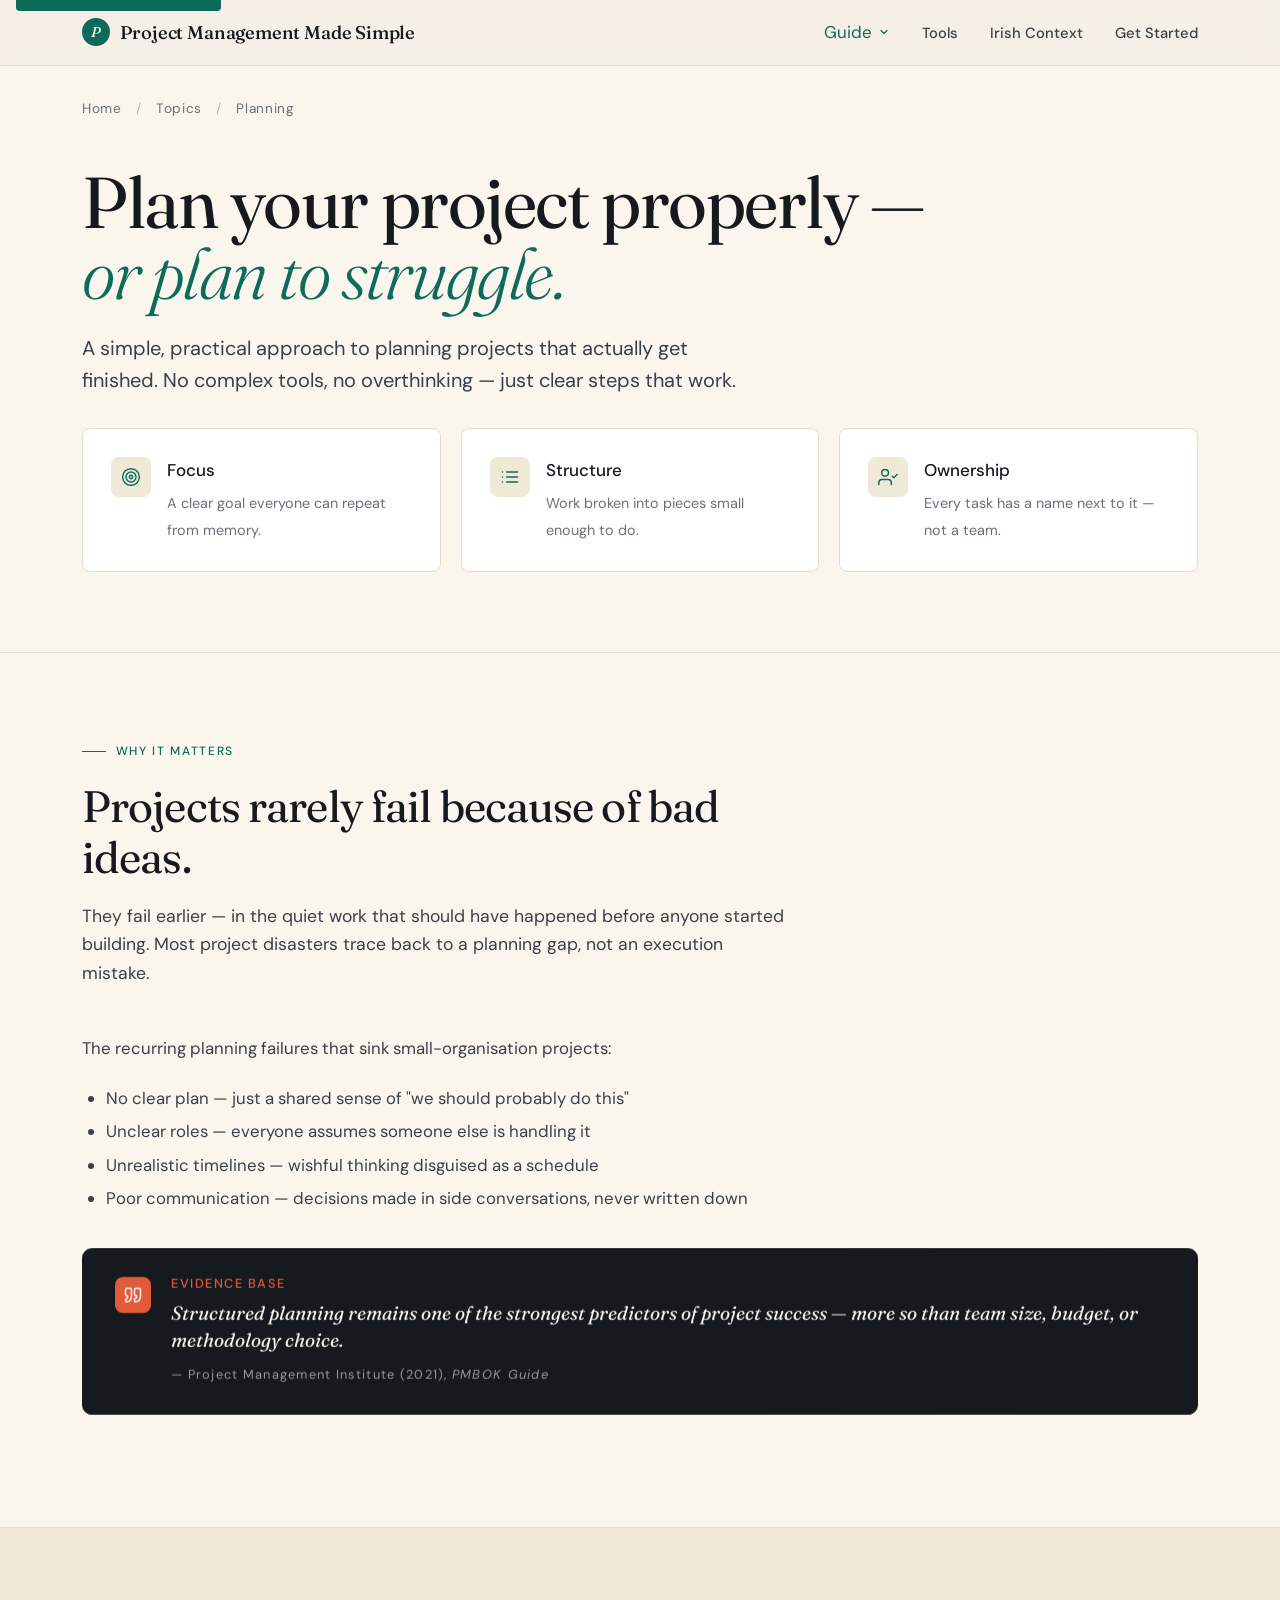
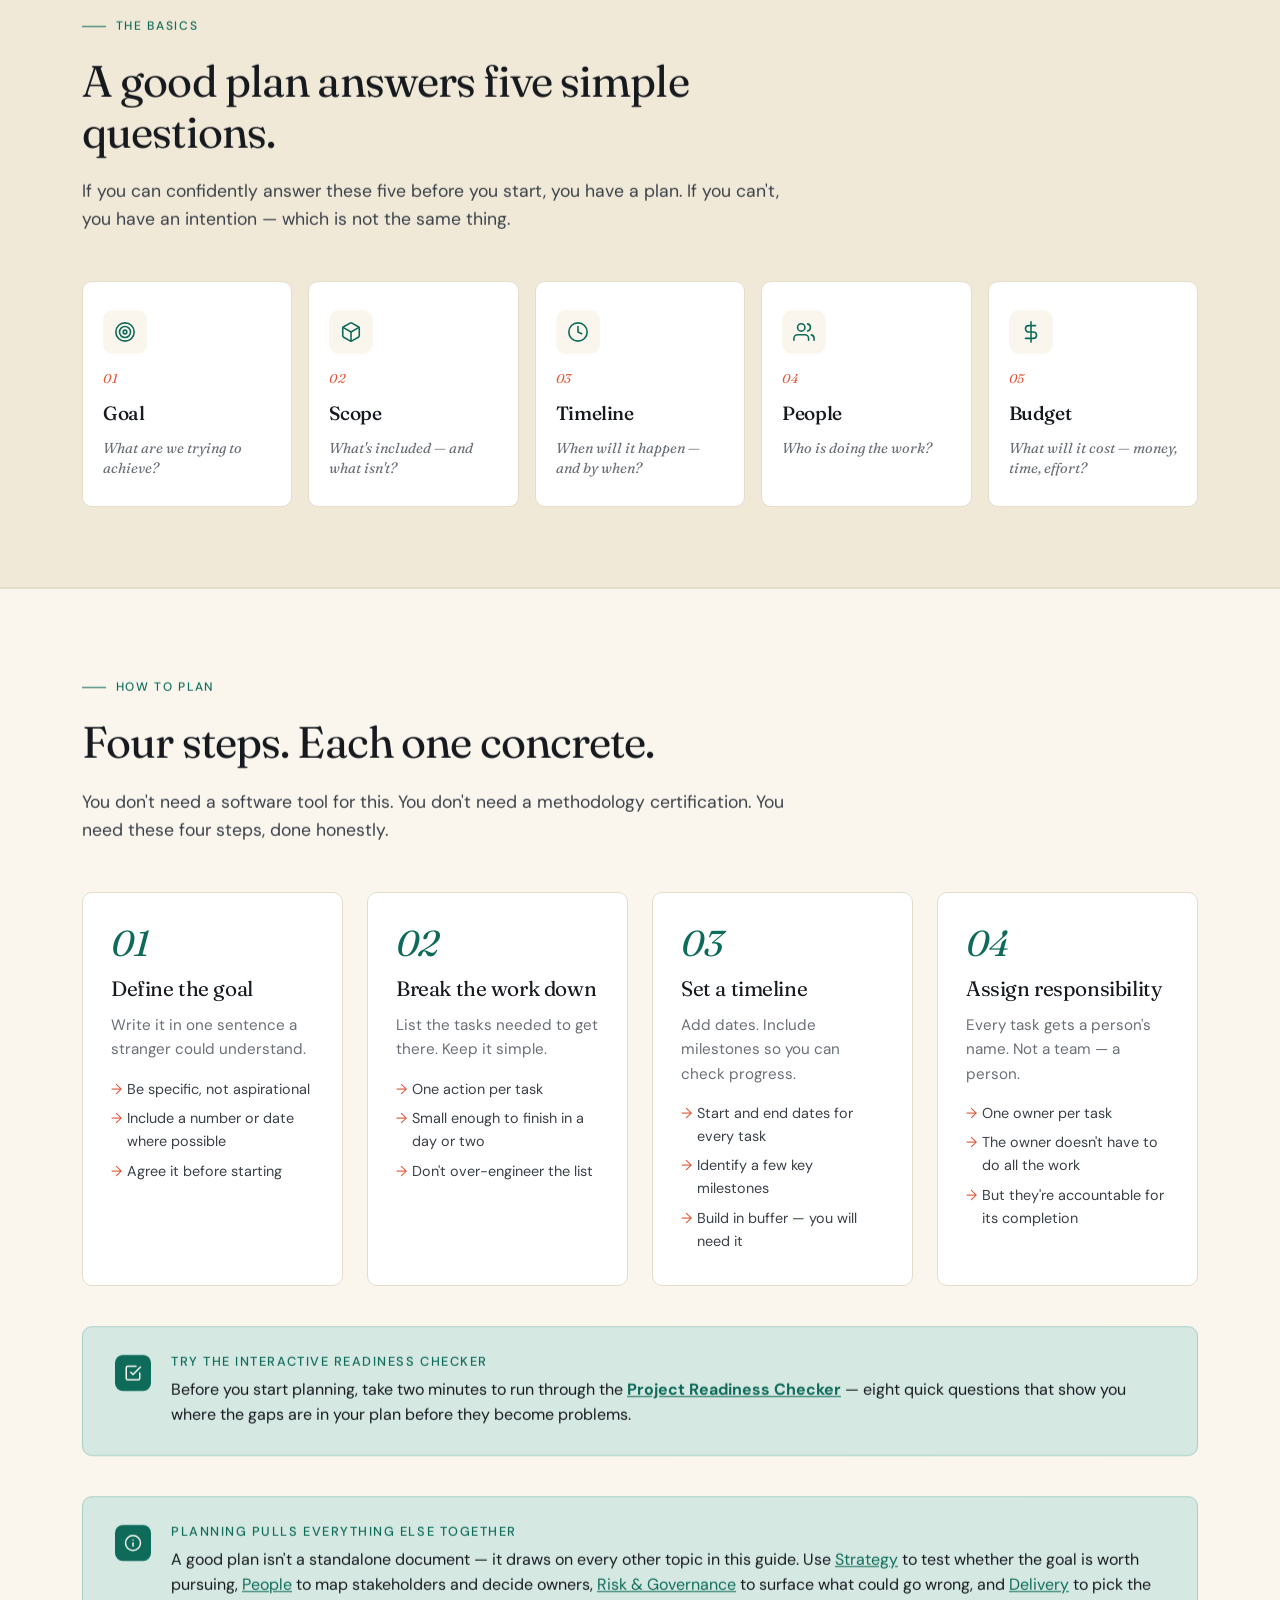
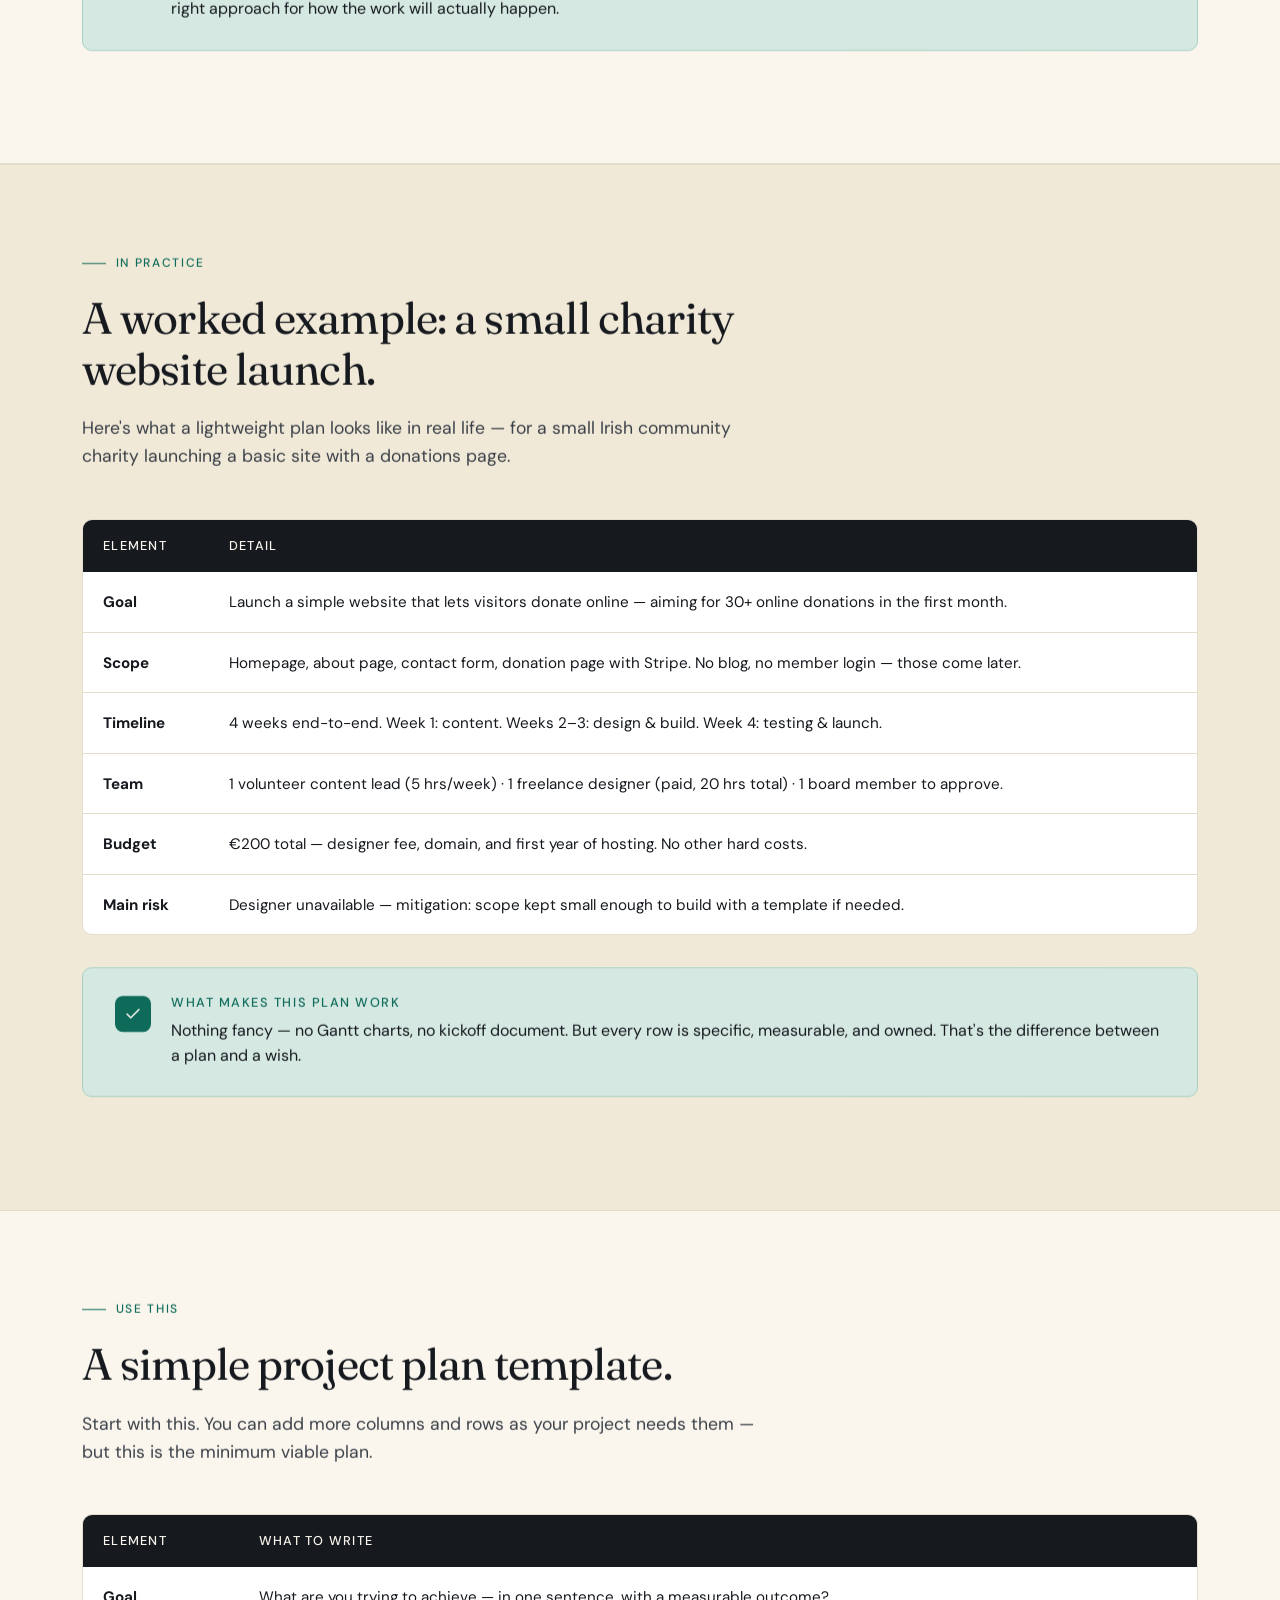
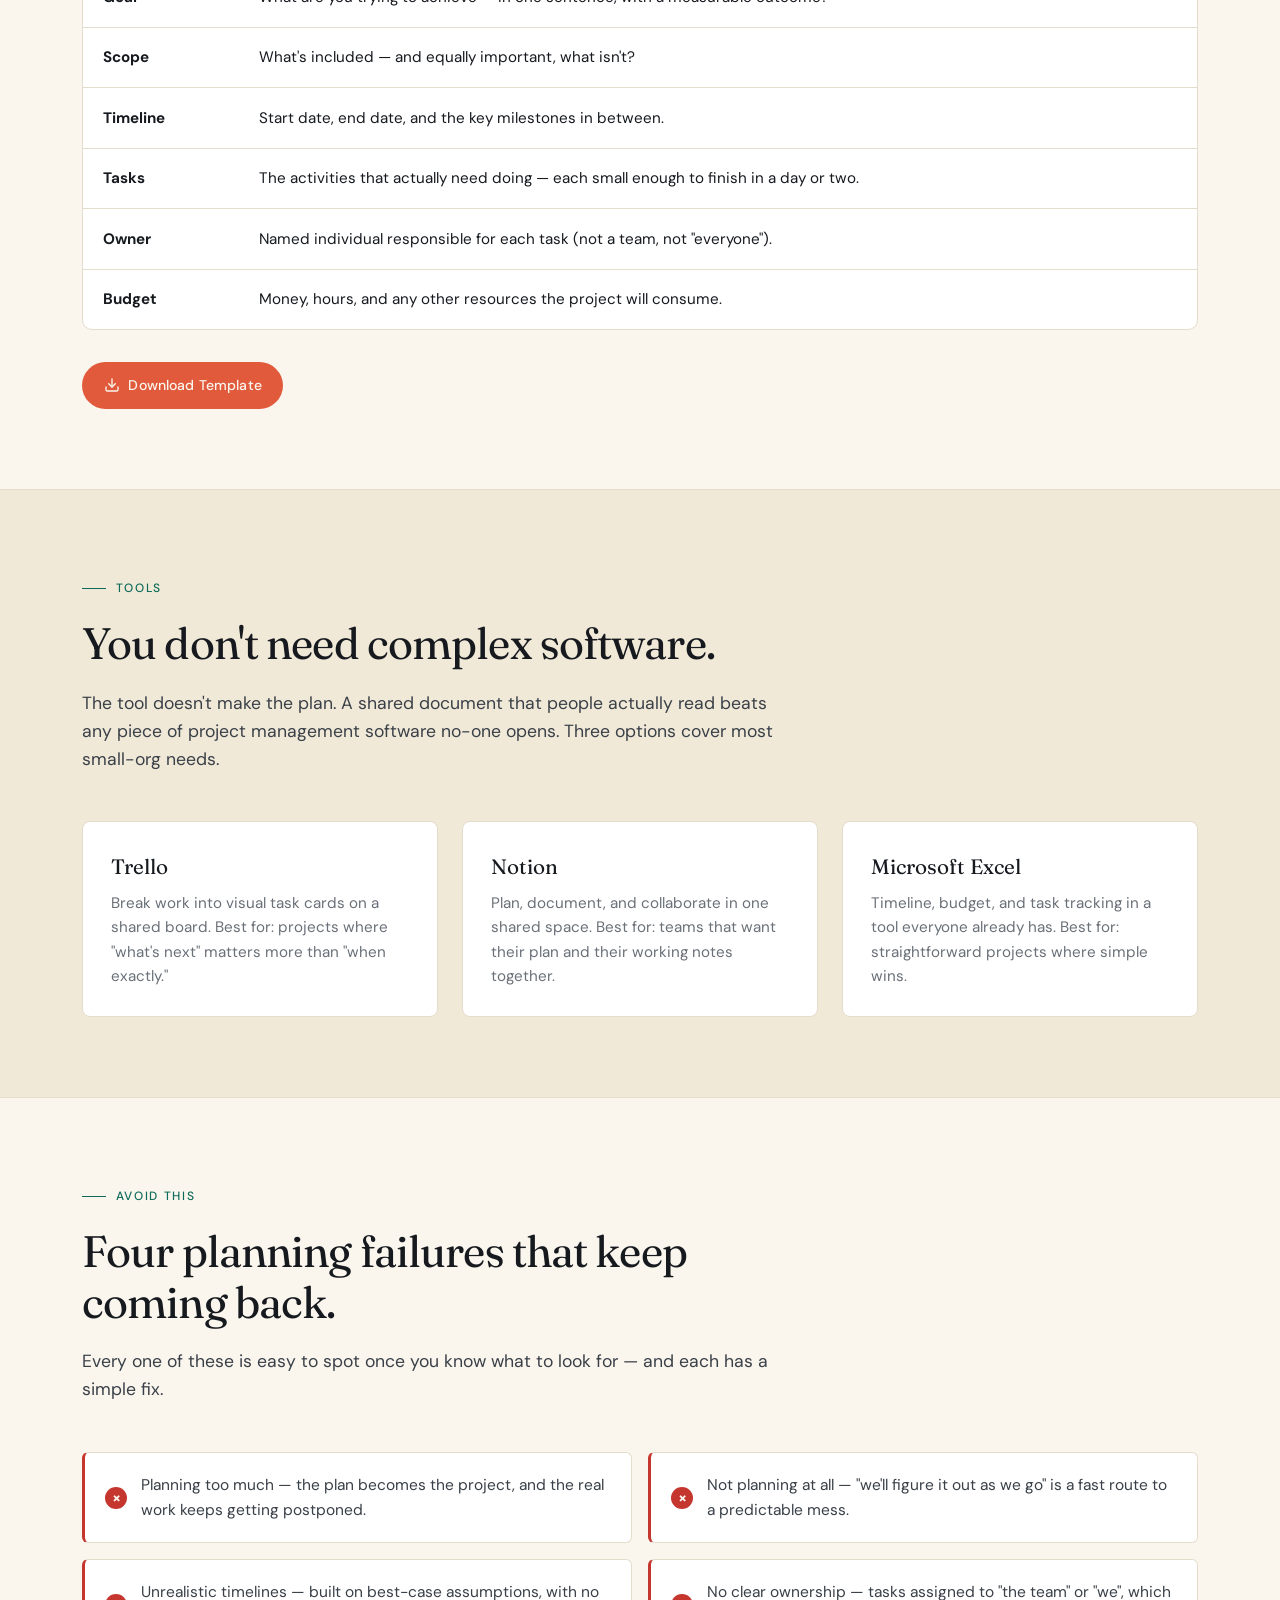
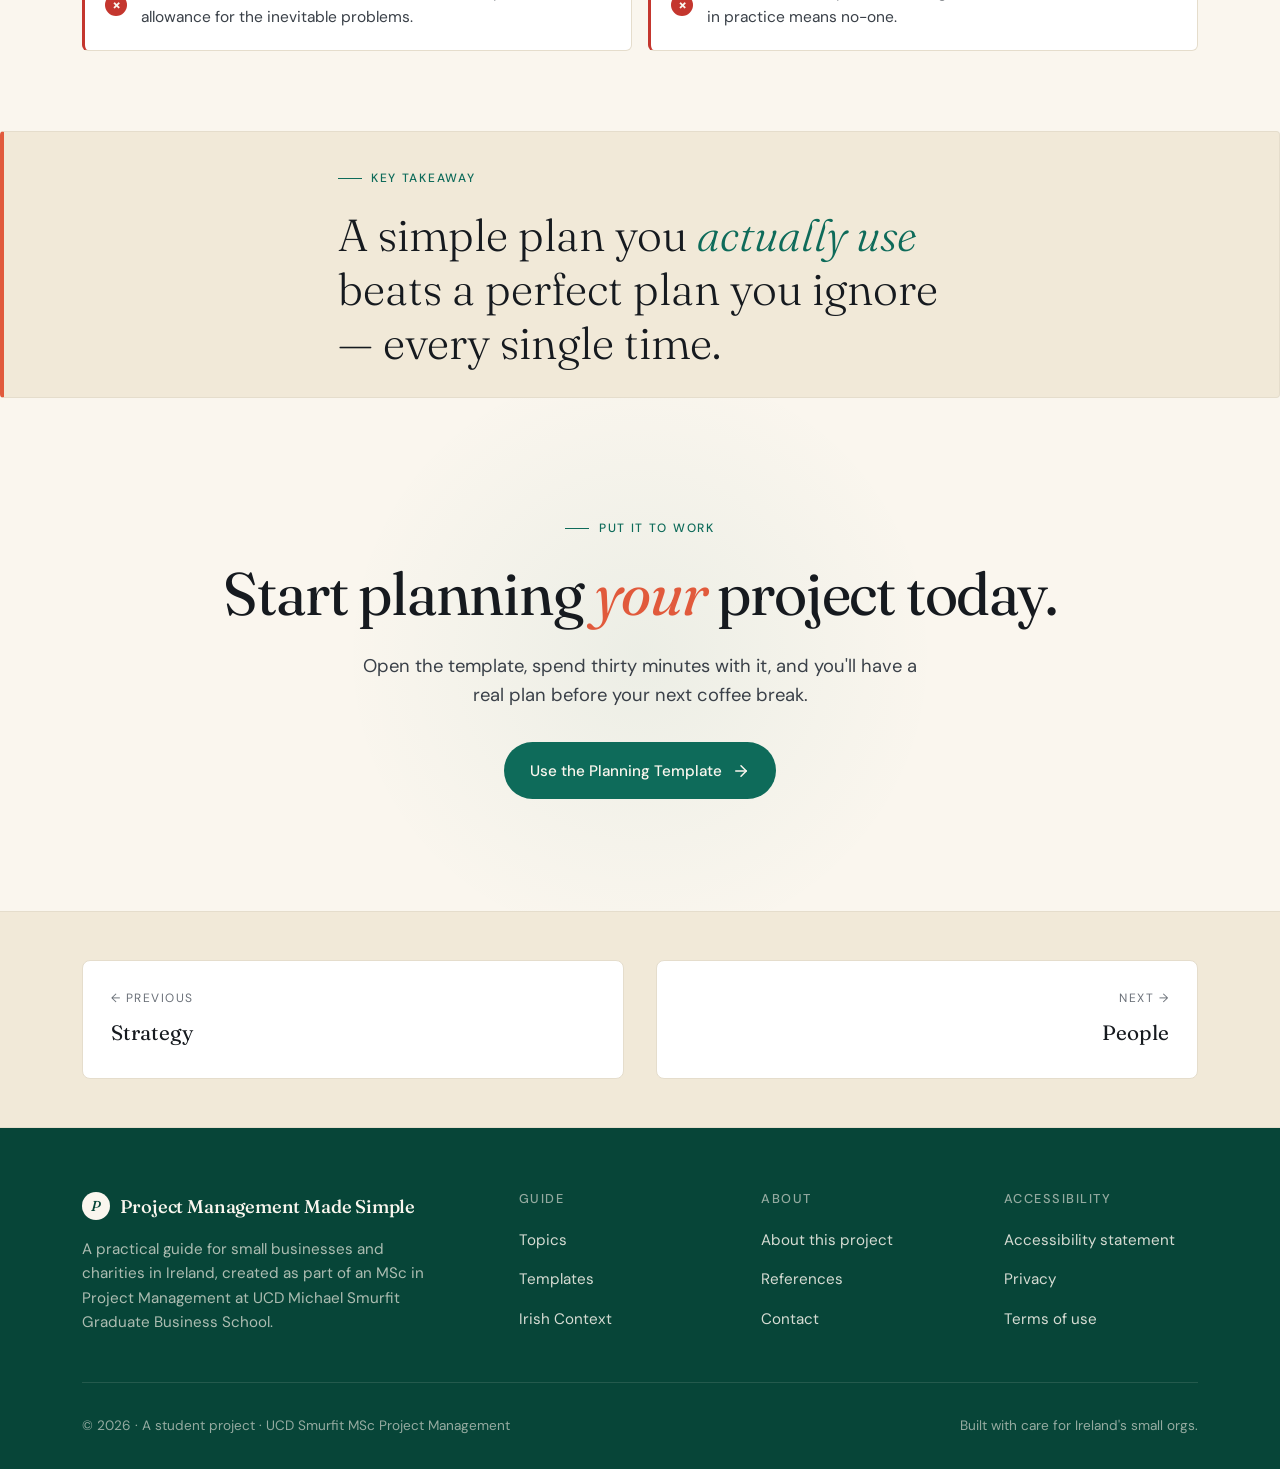
<file: planning.html>
<!DOCTYPE html>
<html lang="en" class="no-js">
<head>
<meta charset="UTF-8">
<meta name="viewport" content="width=device-width, initial-scale=1.0">
<title>Planning — Project Management Made Simple</title>
<meta name="description" content="A practical guide to project planning for small businesses and charities in Ireland. Simple frameworks, a worked example, and a downloadable template.">
<link rel="preconnect" href="https://fonts.googleapis.com">
<link rel="preconnect" href="https://fonts.gstatic.com" crossorigin>
<link href="https://fonts.googleapis.com/css2?family=Fraunces:ital,opsz,wght@0,9..144,300..900;1,9..144,300..900&family=DM+Sans:ital,opsz,wght@0,9..40,300..700;1,9..40,300..700&display=swap" rel="stylesheet">
<link rel="stylesheet" href="styles.css?v=7">
<script>
/* Page-fade — see styles.css §52, fade-in trigger */
document.documentElement.classList.remove('no-js');
document.addEventListener('DOMContentLoaded', function() {
  // Use rAF to ensure the opacity:0 state has been painted before flipping
  requestAnimationFrame(function() {
    requestAnimationFrame(function() {
      document.body.classList.add('is-loaded');
    });
  });
});
</script>
</head>
<body>

<a href="#main" class="skip-link">Skip to main content</a>

<header class="site">
  <div class="nav">
    <a href="index.html" class="brand">
      <span class="brand-mark">P</span>
      Project Management Made Simple
    </a>
    <ul>
      <li class="nav-dropdown">
        <button type="button" class="nav-dropdown-trigger is-active" aria-expanded="false" aria-haspopup="true" aria-controls="nav-guide-menu">
          Guide
          <svg class="nav-chevron" width="12" height="12" viewBox="0 0 24 24" fill="none" stroke="currentColor" stroke-width="2.5" stroke-linecap="round" stroke-linejoin="round" aria-hidden="true"><polyline points="6 9 12 15 18 9"/></svg>
        </button>
        <ul class="nav-dropdown-menu" id="nav-guide-menu" role="menu">
          <li><a href="basics.html">Basics</a></li>
          <li><a href="strategy.html">Strategy</a></li>
          <li><a href="planning.html" class="is-active" aria-current="page">Planning</a></li>
          <li><a href="people.html">People</a></li>
          <li><a href="risk-ethics-governance.html">Risk &amp; Governance</a></li>
          <li><a href="delivery.html">Delivery</a></li>
          <li><a href="sustainability.html">Sustainability</a></li>
        </ul>
      </li>
      <li><a href="index.html#tools">Tools</a></li>
      <li><a href="index.html#ireland">Irish Context</a></li>
      <li><a href="index.html#start">Get Started</a></li>
    </ul>
  </div>
</header>

<main id="main">

  <!-- Breadcrumb -->
  <div class="container">
    <div class="breadcrumb">
      <a href="index.html">Home</a>
      <span class="sep">/</span>
      <a href="index.html#topics">Topics</a>
      <span class="sep">/</span>
      Planning
    </div>
  </div>

  <!-- Page hero -->
  <section class="page-hero">
    <div class="container">
      <h1>Plan your project properly — <em>or plan to struggle.</em></h1>
      <p class="lede">A simple, practical approach to planning projects that actually get finished. No complex tools, no overthinking — just clear steps that work.</p>

      <div class="pillars">
        <div class="pillar">
          <div class="pillar-icon">
            <svg width="20" height="20" viewBox="0 0 24 24" fill="none" stroke="currentColor" stroke-width="1.75" stroke-linecap="round" stroke-linejoin="round" aria-hidden="true"><circle cx="12" cy="12" r="10"/><circle cx="12" cy="12" r="6"/><circle cx="12" cy="12" r="2"/></svg>
          </div>
          <div>
            <strong>Focus</strong>
            <span>A clear goal everyone can repeat from memory.</span>
          </div>
        </div>
        <div class="pillar">
          <div class="pillar-icon">
            <svg width="20" height="20" viewBox="0 0 24 24" fill="none" stroke="currentColor" stroke-width="1.75" stroke-linecap="round" stroke-linejoin="round" aria-hidden="true"><line x1="8" y1="6" x2="21" y2="6"/><line x1="8" y1="12" x2="21" y2="12"/><line x1="8" y1="18" x2="21" y2="18"/><line x1="3" y1="6" x2="3.01" y2="6"/><line x1="3" y1="12" x2="3.01" y2="12"/><line x1="3" y1="18" x2="3.01" y2="18"/></svg>
          </div>
          <div>
            <strong>Structure</strong>
            <span>Work broken into pieces small enough to do.</span>
          </div>
        </div>
        <div class="pillar">
          <div class="pillar-icon">
            <svg width="20" height="20" viewBox="0 0 24 24" fill="none" stroke="currentColor" stroke-width="1.75" stroke-linecap="round" stroke-linejoin="round" aria-hidden="true"><path d="M16 21v-2a4 4 0 0 0-4-4H5a4 4 0 0 0-4 4v2"/><circle cx="8.5" cy="7" r="4"/><polyline points="17 11 19 13 23 9"/></svg>
          </div>
          <div>
            <strong>Ownership</strong>
            <span>Every task has a name next to it — not a team.</span>
          </div>
        </div>
      </div>
    </div>
  </section>

  <!-- Why planning matters -->
  <section id="why">
    <div class="container">
      <div class="section-head">
        <span class="eyebrow">Why it matters</span>
        <h2>Projects rarely fail because of bad ideas.</h2>
        <p>They fail earlier — in the quiet work that should have happened before anyone started building. Most project disasters trace back to a planning gap, not an execution mistake.</p>
      </div>

      <div class="prose">
        <p>The recurring planning failures that sink small-organisation projects:</p>
        <ul>
          <li>No clear plan — just a shared sense of "we should probably do this"</li>
          <li>Unclear roles — everyone assumes someone else is handling it</li>
          <li>Unrealistic timelines — wishful thinking disguised as a schedule</li>
          <li>Poor communication — decisions made in side conversations, never written down</li>
        </ul>
      </div>

      <div class="callout citation">
        <div class="callout-icon">
          <svg width="18" height="18" viewBox="0 0 24 24" fill="none" stroke="currentColor" stroke-width="2" stroke-linecap="round" aria-hidden="true"><path d="M3 21c3 0 7-1 7-8V5c0-1.25-.756-2.017-2-2H4c-1.25 0-2 .75-2 1.972V11c0 1.25.75 2 2 2 1 0 1 0 1 1v1c0 1-1 2-2 2s-1 .008-1 1.031V20c0 1 0 1 1 1z"/><path d="M15 21c3 0 7-1 7-8V5c0-1.25-.757-2.017-2-2h-4c-1.25 0-2 .75-2 1.972V11c0 1.25.75 2 2 2h.75c0 2.25.25 4-2.75 4v3c0 1 0 1 1 1z"/></svg>
        </div>
        <div>
          <h4>Evidence base</h4>
          <p>Structured planning remains one of the strongest predictors of project success — more so than team size, budget, or methodology choice.</p>
          <cite>— Project Management Institute (2021), <em>PMBOK Guide</em></cite>
        </div>
      </div>
    </div>
  </section>

  <!-- What a good plan looks like — 5 elements -->
  <section style="background: var(--bg-alt); border-top: 1px solid var(--line); border-bottom: 1px solid var(--line);" id="elements">
    <div class="container">
      <div class="section-head">
        <span class="eyebrow">The basics</span>
        <h2>A good plan answers five simple questions.</h2>
        <p>If you can confidently answer these five before you start, you have a plan. If you can't, you have an intention — which is not the same thing.</p>
      </div>

      <div class="plan-elements">
        <div class="plan-element">
          <div class="plan-element-icon">
            <svg width="22" height="22" viewBox="0 0 24 24" fill="none" stroke="currentColor" stroke-width="1.75" stroke-linecap="round" stroke-linejoin="round" aria-hidden="true"><circle cx="12" cy="12" r="10"/><circle cx="12" cy="12" r="6"/><circle cx="12" cy="12" r="2"/></svg>
          </div>
          <span class="pe-num">01</span>
          <h3>Goal</h3>
          <p class="pe-q">What are we trying to achieve?</p>
        </div>
        <div class="plan-element">
          <div class="plan-element-icon">
            <svg width="22" height="22" viewBox="0 0 24 24" fill="none" stroke="currentColor" stroke-width="1.75" stroke-linecap="round" stroke-linejoin="round" aria-hidden="true"><path d="M21 16V8a2 2 0 0 0-1-1.73l-7-4a2 2 0 0 0-2 0l-7 4A2 2 0 0 0 3 8v8a2 2 0 0 0 1 1.73l7 4a2 2 0 0 0 2 0l7-4A2 2 0 0 0 21 16z"/><polyline points="3.27 6.96 12 12.01 20.73 6.96"/><line x1="12" y1="22.08" x2="12" y2="12"/></svg>
          </div>
          <span class="pe-num">02</span>
          <h3>Scope</h3>
          <p class="pe-q">What's included — and what isn't?</p>
        </div>
        <div class="plan-element">
          <div class="plan-element-icon">
            <svg width="22" height="22" viewBox="0 0 24 24" fill="none" stroke="currentColor" stroke-width="1.75" stroke-linecap="round" stroke-linejoin="round" aria-hidden="true"><circle cx="12" cy="12" r="10"/><polyline points="12 6 12 12 16 14"/></svg>
          </div>
          <span class="pe-num">03</span>
          <h3>Timeline</h3>
          <p class="pe-q">When will it happen — and by when?</p>
        </div>
        <div class="plan-element">
          <div class="plan-element-icon">
            <svg width="22" height="22" viewBox="0 0 24 24" fill="none" stroke="currentColor" stroke-width="1.75" stroke-linecap="round" stroke-linejoin="round" aria-hidden="true"><path d="M17 21v-2a4 4 0 0 0-4-4H5a4 4 0 0 0-4 4v2"/><circle cx="9" cy="7" r="4"/><path d="M23 21v-2a4 4 0 0 0-3-3.87"/><path d="M16 3.13a4 4 0 0 1 0 7.75"/></svg>
          </div>
          <span class="pe-num">04</span>
          <h3>People</h3>
          <p class="pe-q">Who is doing the work?</p>
        </div>
        <div class="plan-element">
          <div class="plan-element-icon">
            <svg width="22" height="22" viewBox="0 0 24 24" fill="none" stroke="currentColor" stroke-width="1.75" stroke-linecap="round" stroke-linejoin="round" aria-hidden="true"><line x1="12" y1="1" x2="12" y2="23"/><path d="M17 5H9.5a3.5 3.5 0 0 0 0 7h5a3.5 3.5 0 0 1 0 7H6"/></svg>
          </div>
          <span class="pe-num">05</span>
          <h3>Budget</h3>
          <p class="pe-q">What will it cost — money, time, effort?</p>
        </div>
      </div>
    </div>
  </section>

  <!-- Four-step planning process -->
  <section class="process" id="process" style="background: var(--bg);">
    <div class="container">
      <div class="section-head">
        <span class="eyebrow">How to plan</span>
        <h2>Four steps. Each one concrete.</h2>
        <p>You don't need a software tool for this. You don't need a methodology certification. You need these four steps, done honestly.</p>
      </div>

      <div class="process-grid">
        <div class="process-step">
          <div class="process-step-num">01</div>
          <h3>Define the goal</h3>
          <p>Write it in one sentence a stranger could understand.</p>
          <ul>
            <li>Be specific, not aspirational</li>
            <li>Include a number or date where possible</li>
            <li>Agree it before starting</li>
          </ul>
        </div>
        <div class="process-step">
          <div class="process-step-num">02</div>
          <h3>Break the work down</h3>
          <p>List the tasks needed to get there. Keep it simple.</p>
          <ul>
            <li>One action per task</li>
            <li>Small enough to finish in a day or two</li>
            <li>Don't over-engineer the list</li>
          </ul>
        </div>
        <div class="process-step">
          <div class="process-step-num">03</div>
          <h3>Set a timeline</h3>
          <p>Add dates. Include milestones so you can check progress.</p>
          <ul>
            <li>Start and end dates for every task</li>
            <li>Identify a few key milestones</li>
            <li>Build in buffer — you will need it</li>
          </ul>
        </div>
        <div class="process-step">
          <div class="process-step-num">04</div>
          <h3>Assign responsibility</h3>
          <p>Every task gets a person's name. Not a team — a person.</p>
          <ul>
            <li>One owner per task</li>
            <li>The owner doesn't have to do all the work</li>
            <li>But they're accountable for its completion</li>
          </ul>
        </div>
      </div>

      <div class="callout info" style="margin-top: 2.5rem;">
        <div class="callout-icon">
          <svg width="18" height="18" viewBox="0 0 24 24" fill="none" stroke="currentColor" stroke-width="2" stroke-linecap="round" stroke-linejoin="round" aria-hidden="true"><path d="M9 11l3 3L22 4"/><path d="M21 12v7a2 2 0 0 1-2 2H5a2 2 0 0 1-2-2V5a2 2 0 0 1 2-2h11"/></svg>
        </div>
        <div>
          <h4>Try the interactive readiness checker</h4>
          <p>Before you start planning, take two minutes to run through the <a href="readiness-checker.html"><strong>Project Readiness Checker</strong></a> — eight quick questions that show you where the gaps are in your plan before they become problems.</p>
        </div>
      </div>

      <!-- Cross-reference callout: synthesises across the site -->
      <div class="callout info" style="margin-top: 2.5rem;">
        <div class="callout-icon">
          <svg width="18" height="18" viewBox="0 0 24 24" fill="none" stroke="currentColor" stroke-width="2" stroke-linecap="round" stroke-linejoin="round" aria-hidden="true"><circle cx="12" cy="12" r="10"/><line x1="12" y1="16" x2="12" y2="12"/><line x1="12" y1="8" x2="12.01" y2="8"/></svg>
        </div>
        <div>
          <h4>Planning pulls everything else together</h4>
          <p>A good plan isn't a standalone document — it draws on every other topic in this guide. Use <a href="strategy.html">Strategy</a> to test whether the goal is worth pursuing, <a href="people.html">People</a> to map stakeholders and decide owners, <a href="risk-ethics-governance.html">Risk &amp; Governance</a> to surface what could go wrong, and <a href="delivery.html">Delivery</a> to pick the right approach for how the work will actually happen.</p>
        </div>
      </div>
    </div>
  </section>

  <!-- Mini real example -->
  <section style="background: var(--bg-alt); border-top: 1px solid var(--line); border-bottom: 1px solid var(--line);" id="example">
    <div class="container">
      <div class="section-head">
        <span class="eyebrow">In practice</span>
        <h2>A worked example: a small charity website launch.</h2>
        <p>Here's what a lightweight plan looks like in real life — for a small Irish community charity launching a basic site with a donations page.</p>
      </div>

      <div class="register-wrap">
        <table class="register">
          <thead>
            <tr>
              <th>Element</th>
              <th>Detail</th>
            </tr>
          </thead>
          <tbody>
            <tr>
              <td data-label="Element"><strong>Goal</strong></td>
              <td data-label="Detail">Launch a simple website that lets visitors donate online — aiming for 30+ online donations in the first month.</td>
            </tr>
            <tr>
              <td data-label="Element"><strong>Scope</strong></td>
              <td data-label="Detail">Homepage, about page, contact form, donation page with Stripe. No blog, no member login — those come later.</td>
            </tr>
            <tr>
              <td data-label="Element"><strong>Timeline</strong></td>
              <td data-label="Detail">4 weeks end-to-end. Week 1: content. Weeks 2–3: design &amp; build. Week 4: testing &amp; launch.</td>
            </tr>
            <tr>
              <td data-label="Element"><strong>Team</strong></td>
              <td data-label="Detail">1 volunteer content lead (5 hrs/week) · 1 freelance designer (paid, 20 hrs total) · 1 board member to approve.</td>
            </tr>
            <tr>
              <td data-label="Element"><strong>Budget</strong></td>
              <td data-label="Detail">€200 total — designer fee, domain, and first year of hosting. No other hard costs.</td>
            </tr>
            <tr>
              <td data-label="Element"><strong>Main risk</strong></td>
              <td data-label="Detail">Designer unavailable — mitigation: scope kept small enough to build with a template if needed.</td>
            </tr>
          </tbody>
        </table>
      </div>

      <div class="callout info" style="margin-top: 2rem;">
        <div class="callout-icon">
          <svg width="18" height="18" viewBox="0 0 24 24" fill="none" stroke="currentColor" stroke-width="2" stroke-linecap="round" stroke-linejoin="round" aria-hidden="true"><polyline points="20 6 9 17 4 12"/></svg>
        </div>
        <div>
          <h4>What makes this plan work</h4>
          <p>Nothing fancy — no Gantt charts, no kickoff document. But every row is specific, measurable, and owned. That's the difference between a plan and a wish.</p>
        </div>
      </div>
    </div>
  </section>

  <!-- Template -->
  <section id="template">
    <div class="container">
      <div class="section-head">
        <span class="eyebrow">Use this</span>
        <h2>A simple project plan template.</h2>
        <p>Start with this. You can add more columns and rows as your project needs them — but this is the minimum viable plan.</p>
      </div>

      <div class="register-wrap">
        <table class="register">
          <thead>
            <tr>
              <th>Element</th>
              <th>What to write</th>
            </tr>
          </thead>
          <tbody>
            <tr>
              <td data-label="Element"><strong>Goal</strong></td>
              <td data-label="What to write">What are you trying to achieve — in one sentence, with a measurable outcome?</td>
            </tr>
            <tr>
              <td data-label="Element"><strong>Scope</strong></td>
              <td data-label="What to write">What's included — and equally important, what isn't?</td>
            </tr>
            <tr>
              <td data-label="Element"><strong>Timeline</strong></td>
              <td data-label="What to write">Start date, end date, and the key milestones in between.</td>
            </tr>
            <tr>
              <td data-label="Element"><strong>Tasks</strong></td>
              <td data-label="What to write">The activities that actually need doing — each small enough to finish in a day or two.</td>
            </tr>
            <tr>
              <td data-label="Element"><strong>Owner</strong></td>
              <td data-label="What to write">Named individual responsible for each task (not a team, not "everyone").</td>
            </tr>
            <tr>
              <td data-label="Element"><strong>Budget</strong></td>
              <td data-label="What to write">Money, hours, and any other resources the project will consume.</td>
            </tr>
          </tbody>
        </table>
      </div>

      <a href="templates/project-plan-template.xlsx" download class="btn-download" style="margin-top: 2rem;">
        <svg width="16" height="16" viewBox="0 0 24 24" fill="none" stroke="currentColor" stroke-width="2" stroke-linecap="round" stroke-linejoin="round" aria-hidden="true"><path d="M21 15v4a2 2 0 0 1-2 2H5a2 2 0 0 1-2-2v-4"/><polyline points="7 10 12 15 17 10"/><line x1="12" y1="15" x2="12" y2="3"/></svg>
        Download Template
      </a>
    </div>
  </section>

  <!-- Tools -->
  <section style="background: var(--bg-alt); border-top: 1px solid var(--line); border-bottom: 1px solid var(--line);" id="tools">
    <div class="container">
      <div class="section-head">
        <span class="eyebrow">Tools</span>
        <h2>You don't need complex software.</h2>
        <p>The tool doesn't make the plan. A shared document that people actually read beats any piece of project management software no-one opens. Three options cover most small-org needs.</p>
      </div>

      <div class="software-grid">
        <div class="software">
          <div class="software-name">Trello</div>
          <div class="software-desc">Break work into visual task cards on a shared board. Best for: projects where "what's next" matters more than "when exactly."</div>
        </div>
        <div class="software">
          <div class="software-name">Notion</div>
          <div class="software-desc">Plan, document, and collaborate in one shared space. Best for: teams that want their plan and their working notes together.</div>
        </div>
        <div class="software">
          <div class="software-name">Microsoft Excel</div>
          <div class="software-desc">Timeline, budget, and task tracking in a tool everyone already has. Best for: straightforward projects where simple wins.</div>
        </div>
      </div>
    </div>
  </section>

  <!-- Common mistakes -->
  <section>
    <div class="container">
      <div class="section-head">
        <span class="eyebrow">Avoid this</span>
        <h2>Four planning failures that keep coming back.</h2>
        <p>Every one of these is easy to spot once you know what to look for — and each has a simple fix.</p>
      </div>

      <div class="mistakes-grid">
        <div class="mistake">Planning too much — the plan becomes the project, and the real work keeps getting postponed.</div>
        <div class="mistake">Not planning at all — "we'll figure it out as we go" is a fast route to a predictable mess.</div>
        <div class="mistake">Unrealistic timelines — built on best-case assumptions, with no allowance for the inevitable problems.</div>
        <div class="mistake">No clear ownership — tasks assigned to "the team" or "we", which in practice means no-one.</div>
      </div>
    </div>
  </section>

  <!-- Key takeaway -->
  <section class="takeaway">
    <div class="container">
      <span class="eyebrow">Key takeaway</span>
      <blockquote>
        A simple plan you <em>actually use</em> beats a perfect plan you ignore — every single time.
      </blockquote>
    </div>
  </section>

  <!-- Final CTA matching homepage style -->
  <section class="final-cta">
    <div class="container">
      <span class="eyebrow" style="justify-content: center;">Put it to work</span>
      <h2>Start planning <em>your</em> project today.</h2>
      <p>Open the template, spend thirty minutes with it, and you'll have a real plan before your next coffee break.</p>
      <a href="#template" class="btn btn-primary">
        Use the Planning Template
        <svg class="arrow" width="18" height="18" viewBox="0 0 24 24" fill="none" stroke="currentColor" stroke-width="2" stroke-linecap="round" stroke-linejoin="round" aria-hidden="true"><line x1="5" y1="12" x2="19" y2="12"/><polyline points="12 5 19 12 12 19"/></svg>
      </a>
    </div>
  </section>

  <!-- Topic nav -->
  <section class="chapter-nav">
    <div class="container">
      <div class="chapter-nav-grid">
        <a href="strategy.html" class="chapter-link">
          <span class="dir">← Previous</span>
          <strong>Strategy</strong>
        </a>
        <a href="people.html" class="chapter-link next">
          <span class="dir">Next →</span>
          <strong>People</strong>
        </a>
      </div>
    </div>
  </section>

</main>

<footer class="site">
  <div class="container">
    <div class="footer-grid">
      <div>
        <a href="index.html" class="brand">
          <span class="brand-mark">P</span>
          Project Management Made Simple
        </a>
        <p class="about">A practical guide for small businesses and charities in Ireland, created as part of an MSc in Project Management at UCD Michael Smurfit Graduate Business School.</p>
      </div>
      <div>
        <h4>Guide</h4>
        <ul>
          <li><a href="index.html#topics">Topics</a></li>
          <li><a href="index.html#tools">Templates</a></li>
          <li><a href="index.html#ireland">Irish Context</a></li>
        </ul>
      </div>
      <div>
        <h4>About</h4>
        <ul>
          <li><a href="#">About this project</a></li>
          <li><a href="references.html">References</a></li>
          <li><a href="#">Contact</a></li>
        </ul>
      </div>
      <div>
        <h4>Accessibility</h4>
        <ul>
          <li><a href="#">Accessibility statement</a></li>
          <li><a href="#">Privacy</a></li>
          <li><a href="#">Terms of use</a></li>
        </ul>
      </div>
    </div>
    <div class="footer-bottom">
      <span>© 2026 · A student project · UCD Smurfit MSc Project Management</span>
      <span>Built with care for Ireland's small orgs.</span>
    </div>
  </div>
</footer>

<script>
/* Scroll-reveal — see styles.css §51
   Auto-applies reveal to common section/card selectors. No data-reveal
   attributes needed in HTML. Add a selector below to extend reach. */
(function() {
  'use strict';

  // Bail early for reduced-motion users
  if (window.matchMedia && window.matchMedia('(prefers-reduced-motion: reduce)').matches) {
    return;
  }
  // Bail if IntersectionObserver isn't supported (very old browsers)
  if (!('IntersectionObserver' in window)) return;

  // Selectors that should reveal as they scroll into view
  var REVEAL_SELECTORS = [
    '.section-head',
    '.video-card-wrap',
    '.lifecycle-intro, .journey-intro',
    '.why-grid > *',
    '.topic-card',
    '.tool',
    '.journey-stage',
    '.audience-list > li',
    '.diff-grid > *',
    '.callout',
    '.takeaway:not(.takeaway-full)',
    '.quick-check-grid',
    '.tools-grid .tool',
    '.country-emblem',
    '.method-card',
    '.dimension-card',
    '.role-card',
    '.principle-card',
    '.example-card',
    '.check-list',
    '.stakeholder-table',
    '.ref-list',
    '.comparison-table',
    '.matrix',
    '.matrix-2x2',
    '.lifecycle-step'
  ].join(', ');

  // Hide eligible elements first (before observer fires) by adding the class
  // ONLY after we know we'll be doing this — keeps no-JS users safe.
  document.documentElement.classList.add('js-reveal');

  function setup() {
    var elements = document.querySelectorAll(REVEAL_SELECTORS);
    if (!elements.length) return;

    elements.forEach(function(el) {
      el.setAttribute('data-reveal', '');
    });

    // Reveal anything already in view at page load — prevents a flash where
    // hero content briefly appears hidden before the observer kicks in.
    var viewportHeight = window.innerHeight;
    elements.forEach(function(el) {
      var rect = el.getBoundingClientRect();
      if (rect.top < viewportHeight) {
        el.classList.add('is-visible');
      }
    });

    var observer = new IntersectionObserver(function(entries) {
      entries.forEach(function(entry) {
        if (entry.isIntersecting) {
          entry.target.classList.add('is-visible');
          observer.unobserve(entry.target);
        }
      });
    }, {
      rootMargin: '0px 0px -8% 0px',
      threshold: 0.05
    });

    elements.forEach(function(el) {
      // Don't observe ones already revealed
      if (!el.classList.contains('is-visible')) {
        observer.observe(el);
      }
    });
  }

  if (document.readyState === 'loading') {
    document.addEventListener('DOMContentLoaded', setup);
  } else {
    setup();
  }
})();
</script>

<script>
/* Page-fade — see styles.css §52, fade-out on internal navigation */
(function() {
  'use strict';
  // Skip for reduced-motion users
  if (window.matchMedia && window.matchMedia('(prefers-reduced-motion: reduce)').matches) return;

  var FADE_MS = 220;

  document.addEventListener('click', function(e) {
    var link = e.target.closest('a');
    if (!link) return;

    var href = link.getAttribute('href');
    if (!href) return;

    // Only intercept internal page navigations (.html files in this site)
    if (!/\.html(\?|#|$)/.test(href)) return;

    // Skip: external links, target=_blank, modifier keys, anchor on same page
    if (link.target && link.target !== '_self') return;
    if (e.metaKey || e.ctrlKey || e.shiftKey || e.altKey) return;
    if (link.hostname && link.hostname !== window.location.hostname) return;

    e.preventDefault();
    document.body.classList.remove('is-loaded');
    document.body.classList.add('is-leaving');
    setTimeout(function() { window.location.href = href; }, FADE_MS);
  });

  // Handle browser back/forward — fade in if returning to a cached page
  window.addEventListener('pageshow', function(e) {
    if (e.persisted) {
      document.body.classList.remove('is-leaving');
      document.body.classList.add('is-loaded');
    }
  });
})();
</script>
<script>
/* Nav dropdown — see styles.css §55 */
(function() {
  'use strict';
  var trigger = document.querySelector('.nav-dropdown-trigger');
  var menu    = document.getElementById('nav-guide-menu');
  if (!trigger || !menu) return;

  function open() {
    trigger.setAttribute('aria-expanded', 'true');
  }
  function close() {
    trigger.setAttribute('aria-expanded', 'false');
  }
  function isOpen() {
    return trigger.getAttribute('aria-expanded') === 'true';
  }

  // Toggle on trigger click
  trigger.addEventListener('click', function(e) {
    e.stopPropagation();
    if (isOpen()) close(); else open();
  });

  // Close when clicking anywhere outside
  document.addEventListener('click', function(e) {
    if (!isOpen()) return;
    if (e.target === trigger || trigger.contains(e.target)) return;
    if (menu.contains(e.target)) return;
    close();
  });

  // Close on Escape, return focus to trigger
  document.addEventListener('keydown', function(e) {
    if (e.key === 'Escape' && isOpen()) {
      close();
      trigger.focus();
    }
  });
})();
</script>

</body>
</html>
</file>
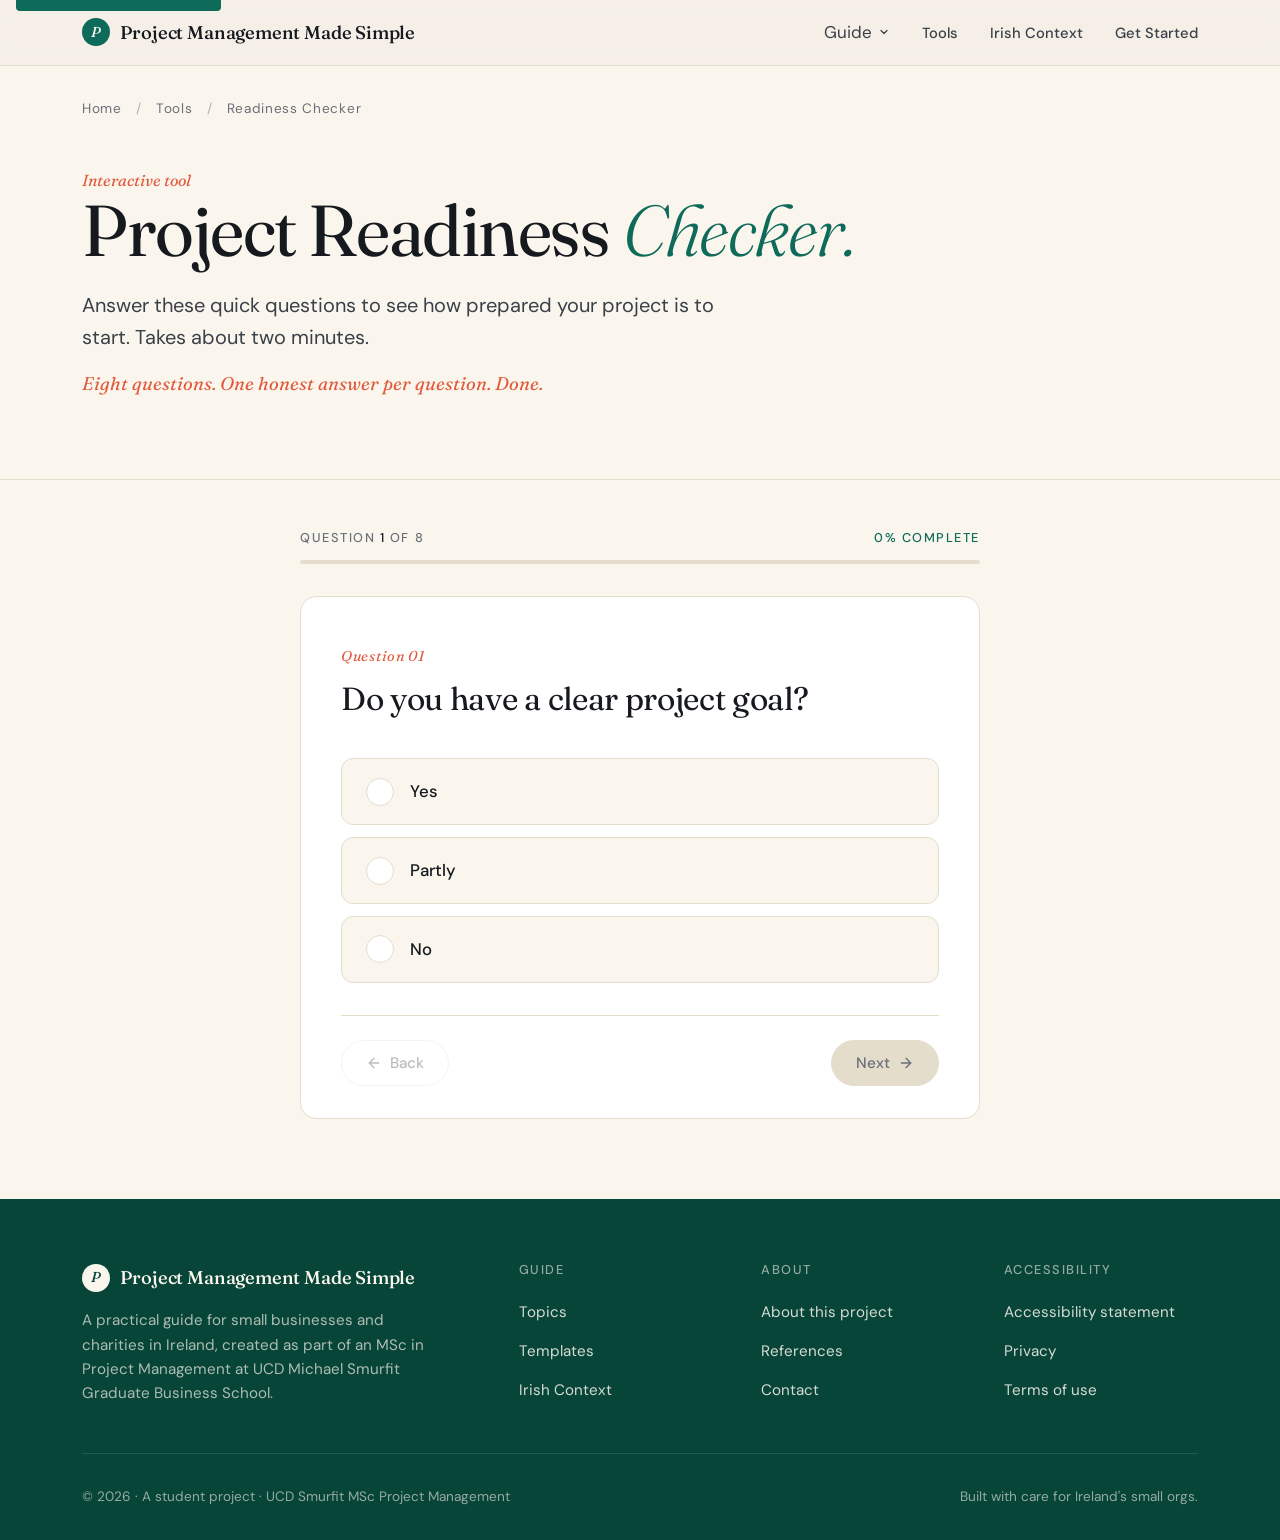
<file: readiness-checker.html>
<!DOCTYPE html>
<html lang="en" class="no-js">
<head>
<meta charset="UTF-8">
<meta name="viewport" content="width=device-width, initial-scale=1.0">
<title>Project Readiness Checker — Project Management Made Simple</title>
<meta name="description" content="An interactive tool to check how ready your project is to start. Eight quick questions, one at a time — with a personalised score at the end.">
<link rel="preconnect" href="https://fonts.googleapis.com">
<link rel="preconnect" href="https://fonts.gstatic.com" crossorigin>
<link href="https://fonts.googleapis.com/css2?family=Fraunces:ital,opsz,wght@0,9..144,300..900;1,9..144,300..900&family=DM+Sans:ital,opsz,wght@0,9..40,300..700;1,9..40,300..700&display=swap" rel="stylesheet">
<link rel="stylesheet" href="styles.css?v=7">
<script>
/* Page-fade — see styles.css §52, fade-in trigger */
document.documentElement.classList.remove('no-js');
document.addEventListener('DOMContentLoaded', function() {
  // Use rAF to ensure the opacity:0 state has been painted before flipping
  requestAnimationFrame(function() {
    requestAnimationFrame(function() {
      document.body.classList.add('is-loaded');
    });
  });
});
</script>
</head>
<body>

<a href="#main" class="skip-link">Skip to main content</a>

<header class="site">
  <div class="nav">
    <a href="index.html" class="brand">
      <span class="brand-mark">P</span>
      Project Management Made Simple
    </a>
    <ul>
      <li class="nav-dropdown">
        <button type="button" class="nav-dropdown-trigger" aria-expanded="false" aria-haspopup="true" aria-controls="nav-guide-menu">
          Guide
          <svg class="nav-chevron" width="12" height="12" viewBox="0 0 24 24" fill="none" stroke="currentColor" stroke-width="2.5" stroke-linecap="round" stroke-linejoin="round" aria-hidden="true"><polyline points="6 9 12 15 18 9"/></svg>
        </button>
        <ul class="nav-dropdown-menu" id="nav-guide-menu" role="menu">
          <li><a href="basics.html">Basics</a></li>
          <li><a href="strategy.html">Strategy</a></li>
          <li><a href="planning.html">Planning</a></li>
          <li><a href="people.html">People</a></li>
          <li><a href="risk-ethics-governance.html">Risk &amp; Governance</a></li>
          <li><a href="delivery.html">Delivery</a></li>
          <li><a href="sustainability.html">Sustainability</a></li>
        </ul>
      </li>
      <li><a href="index.html#tools">Tools</a></li>
      <li><a href="index.html#ireland">Irish Context</a></li>
      <li><a href="index.html#start">Get Started</a></li>
    </ul>
  </div>
</header>

<main id="main">

  <!-- Breadcrumb -->
  <div class="container">
    <div class="breadcrumb">
      <a href="index.html">Home</a>
      <span class="sep">/</span>
      <a href="index.html#tools">Tools</a>
      <span class="sep">/</span>
      Readiness Checker
    </div>
  </div>

  <!-- Page hero -->
  <section class="page-hero">
    <div class="container">
      <span class="chapter-label">Interactive tool</span>
      <h1>Project Readiness <em>Checker.</em></h1>
      <p class="lede">Answer these quick questions to see how prepared your project is to start. Takes about two minutes.</p>
      <p class="tagline">Eight questions. One honest answer per question. Done.</p>
    </div>
  </section>

  <!-- Quiz -->
  <section id="checker" style="padding-top: 3rem;">
    <div class="container">
      <div class="quiz-wrap">

        <!-- Progress -->
        <div class="quiz-progress">
          <div class="quiz-progress-meta">
            <span class="quiz-step">Question <strong id="current-num">1</strong> of 8</span>
            <span class="quiz-percent" id="percent-text">0% complete</span>
          </div>
          <div class="progress-track">
            <div class="progress-fill" id="progress-fill"></div>
          </div>
        </div>

        <!-- Quiz card — JS will populate the questions -->
        <div class="quiz-card" id="quiz-card">
          <form id="quiz-form" novalidate>
            <!-- Questions injected by JS into this form -->
          </form>

          <div class="quiz-nav">
            <button type="button" class="quiz-back" id="back-btn" disabled>
              <svg width="16" height="16" viewBox="0 0 24 24" fill="none" stroke="currentColor" stroke-width="2" stroke-linecap="round" stroke-linejoin="round" aria-hidden="true"><line x1="19" y1="12" x2="5" y2="12"/><polyline points="12 19 5 12 12 5"/></svg>
              Back
            </button>
            <button type="button" class="quiz-next" id="next-btn" disabled>
              Next
              <svg width="16" height="16" viewBox="0 0 24 24" fill="none" stroke="currentColor" stroke-width="2" stroke-linecap="round" stroke-linejoin="round" aria-hidden="true"><line x1="5" y1="12" x2="19" y2="12"/><polyline points="12 5 19 12 12 19"/></svg>
            </button>
          </div>
        </div>

        <!-- Result card (hidden initially) -->
        <div class="quiz-result" id="result" hidden aria-live="polite" tabindex="-1">
          <div class="result-header">
            <div class="result-score-block">
              <div class="result-score-label">Your score</div>
              <div class="result-score"><span id="result-score-value">0</span><span class="out-of">/16</span></div>
            </div>
            <div class="result-status-block">
              <div class="result-status-label">Status</div>
              <div class="result-status" id="result-status">—</div>
            </div>
          </div>

          <p class="result-message" id="result-message">—</p>

          <div class="next-steps-label">Suggested next steps</div>
          <div class="next-steps">
            <a href="planning.html" class="next-step">
              <div class="next-step-icon">
                <svg width="16" height="16" viewBox="0 0 24 24" fill="none" stroke="currentColor" stroke-width="2" stroke-linecap="round" stroke-linejoin="round" aria-hidden="true"><path d="M22 19a2 2 0 0 1-2 2H4a2 2 0 0 1-2-2V5a2 2 0 0 1 2-2h5l2 3h9a2 2 0 0 1 2 2z"/></svg>
              </div>
              <div class="next-step-content">
                <strong>Review Planning</strong>
                <span>The five elements and the four-step process.</span>
              </div>
            </a>
            <a href="templates/project-plan-template.xlsx" download class="next-step">
              <div class="next-step-icon">
                <svg width="16" height="16" viewBox="0 0 24 24" fill="none" stroke="currentColor" stroke-width="2" stroke-linecap="round" stroke-linejoin="round" aria-hidden="true"><path d="M21 15v4a2 2 0 0 1-2 2H5a2 2 0 0 1-2-2v-4"/><polyline points="7 10 12 15 17 10"/><line x1="12" y1="15" x2="12" y2="3"/></svg>
              </div>
              <div class="next-step-content">
                <strong>Get the template</strong>
                <span>Download the project plan and fill the gaps.</span>
              </div>
            </a>
            <a href="risk-ethics-governance.html" class="next-step">
              <div class="next-step-icon">
                <svg width="16" height="16" viewBox="0 0 24 24" fill="none" stroke="currentColor" stroke-width="2" stroke-linecap="round" stroke-linejoin="round" aria-hidden="true"><path d="M12 22s8-4 8-10V5l-8-3-8 3v7c0 6 8 10 8 10z"/><polyline points="9 12 11 14 15 10"/></svg>
              </div>
              <div class="next-step-content">
                <strong>Check Risk &amp; Governance</strong>
                <span>Surface what could go wrong — and plan for it.</span>
              </div>
            </a>
          </div>

          <button type="button" class="retake-btn" id="retake-btn">
            <svg width="14" height="14" viewBox="0 0 24 24" fill="none" stroke="currentColor" stroke-width="2" stroke-linecap="round" stroke-linejoin="round" aria-hidden="true"><polyline points="23 4 23 10 17 10"/><polyline points="1 20 1 14 7 14"/><path d="M3.51 9a9 9 0 0 1 14.85-3.36L23 10M1 14l4.64 4.36A9 9 0 0 0 20.49 15"/></svg>
            Take it again
          </button>
        </div>

      </div>
    </div>
  </section>

</main>

<footer class="site">
  <div class="container">
    <div class="footer-grid">
      <div>
        <a href="index.html" class="brand">
          <span class="brand-mark">P</span>
          Project Management Made Simple
        </a>
        <p class="about">A practical guide for small businesses and charities in Ireland, created as part of an MSc in Project Management at UCD Michael Smurfit Graduate Business School.</p>
      </div>
      <div>
        <h4>Guide</h4>
        <ul>
          <li><a href="index.html#topics">Topics</a></li>
          <li><a href="index.html#tools">Templates</a></li>
          <li><a href="index.html#ireland">Irish Context</a></li>
        </ul>
      </div>
      <div>
        <h4>About</h4>
        <ul>
          <li><a href="#">About this project</a></li>
          <li><a href="references.html">References</a></li>
          <li><a href="#">Contact</a></li>
        </ul>
      </div>
      <div>
        <h4>Accessibility</h4>
        <ul>
          <li><a href="#">Accessibility statement</a></li>
          <li><a href="#">Privacy</a></li>
          <li><a href="#">Terms of use</a></li>
        </ul>
      </div>
    </div>
    <div class="footer-bottom">
      <span>© 2026 · A student project · UCD Smurfit MSc Project Management</span>
      <span>Built with care for Ireland's small orgs.</span>
    </div>
  </div>
</footer>

<script>
(function() {
  'use strict';

  var questions = [
    "Do you have a clear project goal?",
    "Do you know what's included in the project scope?",
    "Do you have a basic timeline or deadline?",
    "Have responsibilities been assigned to the people involved?",
    "Have you identified the main stakeholders?",
    "Have you thought about the main risks?",
    "Do you have a simple communication plan?",
    "Do you know how success will be measured?"
  ];

  var options = [
    { value: 2, label: 'Yes' },
    { value: 1, label: 'Partly' },
    { value: 0, label: 'No' }
  ];

  var TOTAL = questions.length;

  var current = 0;
  var answers = new Array(TOTAL).fill(null);

  var form = document.getElementById('quiz-form');
  var backBtn = document.getElementById('back-btn');
  var nextBtn = document.getElementById('next-btn');
  var currentNum = document.getElementById('current-num');
  var percentText = document.getElementById('percent-text');
  var progressFill = document.getElementById('progress-fill');
  var quizCard = document.getElementById('quiz-card');
  var result = document.getElementById('result');
  var retakeBtn = document.getElementById('retake-btn');

  var CHECK_SVG = '<svg width="14" height="14" viewBox="0 0 24 24" fill="none" stroke="currentColor" stroke-width="3" stroke-linecap="round" stroke-linejoin="round" aria-hidden="true"><polyline points="20 6 9 17 4 12"/></svg>';

  function pad(n) { return (n < 10 ? '0' : '') + n; }

  function buildQuestions() {
    var html = '';
    for (var i = 0; i < TOTAL; i++) {
      html += '<div class="quiz-question" data-q="' + i + '" role="radiogroup" aria-labelledby="q' + i + '-heading">';
      html +=   '<div class="quiz-num">Question ' + pad(i + 1) + '</div>';
      html +=   '<h2 class="quiz-heading" id="q' + i + '-heading" tabindex="-1">' + questions[i] + '</h2>';
      html +=   '<div class="quiz-options">';
      for (var j = 0; j < options.length; j++) {
        var opt = options[j];
        html += '<label class="quiz-option">';
        html +=   '<input type="radio" name="q' + i + '" value="' + opt.value + '">';
        html +=   '<span class="option-inner">';
        html +=     '<span class="option-icon">' + CHECK_SVG + '</span>';
        html +=     '<span class="option-text">' + opt.label + '</span>';
        html +=   '</span>';
        html += '</label>';
      }
      html +=   '</div>';
      html += '</div>';
    }
    form.innerHTML = html;
  }

  function showQuestion(i) {
    current = i;

    form.querySelectorAll('.quiz-question').forEach(function(q, idx) {
      if (idx === i) { q.classList.add('active'); }
      else { q.classList.remove('active'); }
    });

    currentNum.textContent = i + 1;
    var percent = Math.round((i / TOTAL) * 100);
    percentText.textContent = percent + '% complete';
    progressFill.style.width = percent + '%';

    backBtn.disabled = (i === 0);
    nextBtn.disabled = (answers[i] === null);

    var nextLabel = (i === TOTAL - 1) ? 'See Results' : 'Next';
    // Replace the text node (first child) while preserving the SVG
    nextBtn.childNodes[0].nodeValue = nextLabel + ' ';

    // Restore previously selected answer
    if (answers[i] !== null) {
      var input = form.querySelector('input[name="q' + i + '"][value="' + answers[i] + '"]');
      if (input) { input.checked = true; }
    }

    // Focus the question heading for screen readers
    var heading = document.getElementById('q' + i + '-heading');
    if (heading) { heading.focus({ preventScroll: true }); }
  }

  function goNext() {
    if (answers[current] === null) return;
    if (current < TOTAL - 1) {
      showQuestion(current + 1);
    } else {
      showResult();
    }
  }

  function goBack() {
    if (current > 0) showQuestion(current - 1);
  }

  function showResult() {
    quizCard.hidden = true;
    progressFill.style.width = '100%';
    percentText.textContent = 'Complete';
    currentNum.textContent = TOTAL;

    var score = answers.reduce(function(sum, v) { return sum + (v || 0); }, 0);

    var status, message, cssClass;
    if (score <= 5) {
      status = 'Needs attention';
      message = 'Your project needs more structure before you begin. Focus on defining the goal, scope, and responsibilities first.';
      cssClass = 'result-low';
    } else if (score <= 11) {
      status = 'Getting there';
      message = 'You have a good starting point, but some important elements still need attention before your project begins.';
      cssClass = 'result-med';
    } else {
      status = 'Good to go';
      message = 'Your project has a strong foundation. You are ready to move forward, while continuing to monitor risks and communication.';
      cssClass = 'result-high';
    }

    document.getElementById('result-score-value').textContent = score;
    document.getElementById('result-status').textContent = status;
    document.getElementById('result-message').textContent = message;

    result.className = 'quiz-result ' + cssClass;
    result.hidden = false;

    setTimeout(function() {
      result.scrollIntoView({ behavior: 'smooth', block: 'start' });
      result.focus({ preventScroll: true });
    }, 60);
  }

  function retake() {
    answers = new Array(TOTAL).fill(null);
    form.querySelectorAll('input[type="radio"]').forEach(function(inp) { inp.checked = false; });
    result.hidden = true;
    quizCard.hidden = false;
    showQuestion(0);
    document.querySelector('#checker').scrollIntoView({ behavior: 'smooth', block: 'start' });
  }

  form.addEventListener('change', function(e) {
    if (e.target.matches('input[type="radio"]')) {
      answers[current] = parseInt(e.target.value, 10);
      nextBtn.disabled = false;
      // Shift focus to Next so keyboard users can press Enter to advance
      nextBtn.focus();
    }
  });

  nextBtn.addEventListener('click', goNext);
  backBtn.addEventListener('click', goBack);
  retakeBtn.addEventListener('click', retake);

  // Keyboard shortcut: Enter advances if an answer is selected
  form.addEventListener('keydown', function(e) {
    if (e.key === 'Enter' && !nextBtn.disabled) {
      e.preventDefault();
      goNext();
    }
  });

  buildQuestions();
  showQuestion(0);
})();
</script>

<script>
/* Scroll-reveal — see styles.css §51
   Auto-applies reveal to common section/card selectors. No data-reveal
   attributes needed in HTML. Add a selector below to extend reach. */
(function() {
  'use strict';

  // Bail early for reduced-motion users
  if (window.matchMedia && window.matchMedia('(prefers-reduced-motion: reduce)').matches) {
    return;
  }
  // Bail if IntersectionObserver isn't supported (very old browsers)
  if (!('IntersectionObserver' in window)) return;

  // Selectors that should reveal as they scroll into view
  var REVEAL_SELECTORS = [
    '.section-head',
    '.video-card-wrap',
    '.lifecycle-intro, .journey-intro',
    '.why-grid > *',
    '.topic-card',
    '.tool',
    '.journey-stage',
    '.audience-list > li',
    '.diff-grid > *',
    '.callout',
    '.takeaway:not(.takeaway-full)',
    '.quick-check-grid',
    '.tools-grid .tool',
    '.country-emblem',
    '.method-card',
    '.dimension-card',
    '.role-card',
    '.principle-card',
    '.example-card',
    '.check-list',
    '.stakeholder-table',
    '.ref-list',
    '.comparison-table',
    '.matrix',
    '.matrix-2x2',
    '.lifecycle-step'
  ].join(', ');

  // Hide eligible elements first (before observer fires) by adding the class
  // ONLY after we know we'll be doing this — keeps no-JS users safe.
  document.documentElement.classList.add('js-reveal');

  function setup() {
    var elements = document.querySelectorAll(REVEAL_SELECTORS);
    if (!elements.length) return;

    elements.forEach(function(el) {
      el.setAttribute('data-reveal', '');
    });

    // Reveal anything already in view at page load — prevents a flash where
    // hero content briefly appears hidden before the observer kicks in.
    var viewportHeight = window.innerHeight;
    elements.forEach(function(el) {
      var rect = el.getBoundingClientRect();
      if (rect.top < viewportHeight) {
        el.classList.add('is-visible');
      }
    });

    var observer = new IntersectionObserver(function(entries) {
      entries.forEach(function(entry) {
        if (entry.isIntersecting) {
          entry.target.classList.add('is-visible');
          observer.unobserve(entry.target);
        }
      });
    }, {
      rootMargin: '0px 0px -8% 0px',
      threshold: 0.05
    });

    elements.forEach(function(el) {
      // Don't observe ones already revealed
      if (!el.classList.contains('is-visible')) {
        observer.observe(el);
      }
    });
  }

  if (document.readyState === 'loading') {
    document.addEventListener('DOMContentLoaded', setup);
  } else {
    setup();
  }
})();
</script>

<script>
/* Page-fade — see styles.css §52, fade-out on internal navigation */
(function() {
  'use strict';
  // Skip for reduced-motion users
  if (window.matchMedia && window.matchMedia('(prefers-reduced-motion: reduce)').matches) return;

  var FADE_MS = 220;

  document.addEventListener('click', function(e) {
    var link = e.target.closest('a');
    if (!link) return;

    var href = link.getAttribute('href');
    if (!href) return;

    // Only intercept internal page navigations (.html files in this site)
    if (!/\.html(\?|#|$)/.test(href)) return;

    // Skip: external links, target=_blank, modifier keys, anchor on same page
    if (link.target && link.target !== '_self') return;
    if (e.metaKey || e.ctrlKey || e.shiftKey || e.altKey) return;
    if (link.hostname && link.hostname !== window.location.hostname) return;

    e.preventDefault();
    document.body.classList.remove('is-loaded');
    document.body.classList.add('is-leaving');
    setTimeout(function() { window.location.href = href; }, FADE_MS);
  });

  // Handle browser back/forward — fade in if returning to a cached page
  window.addEventListener('pageshow', function(e) {
    if (e.persisted) {
      document.body.classList.remove('is-leaving');
      document.body.classList.add('is-loaded');
    }
  });
})();
</script>
<script>
/* Nav dropdown — see styles.css §55 */
(function() {
  'use strict';
  var trigger = document.querySelector('.nav-dropdown-trigger');
  var menu    = document.getElementById('nav-guide-menu');
  if (!trigger || !menu) return;

  function open() {
    trigger.setAttribute('aria-expanded', 'true');
  }
  function close() {
    trigger.setAttribute('aria-expanded', 'false');
  }
  function isOpen() {
    return trigger.getAttribute('aria-expanded') === 'true';
  }

  // Toggle on trigger click
  trigger.addEventListener('click', function(e) {
    e.stopPropagation();
    if (isOpen()) close(); else open();
  });

  // Close when clicking anywhere outside
  document.addEventListener('click', function(e) {
    if (!isOpen()) return;
    if (e.target === trigger || trigger.contains(e.target)) return;
    if (menu.contains(e.target)) return;
    close();
  });

  // Close on Escape, return focus to trigger
  document.addEventListener('keydown', function(e) {
    if (e.key === 'Escape' && isOpen()) {
      close();
      trigger.focus();
    }
  });
})();
</script>

</body>
</html>
</file>
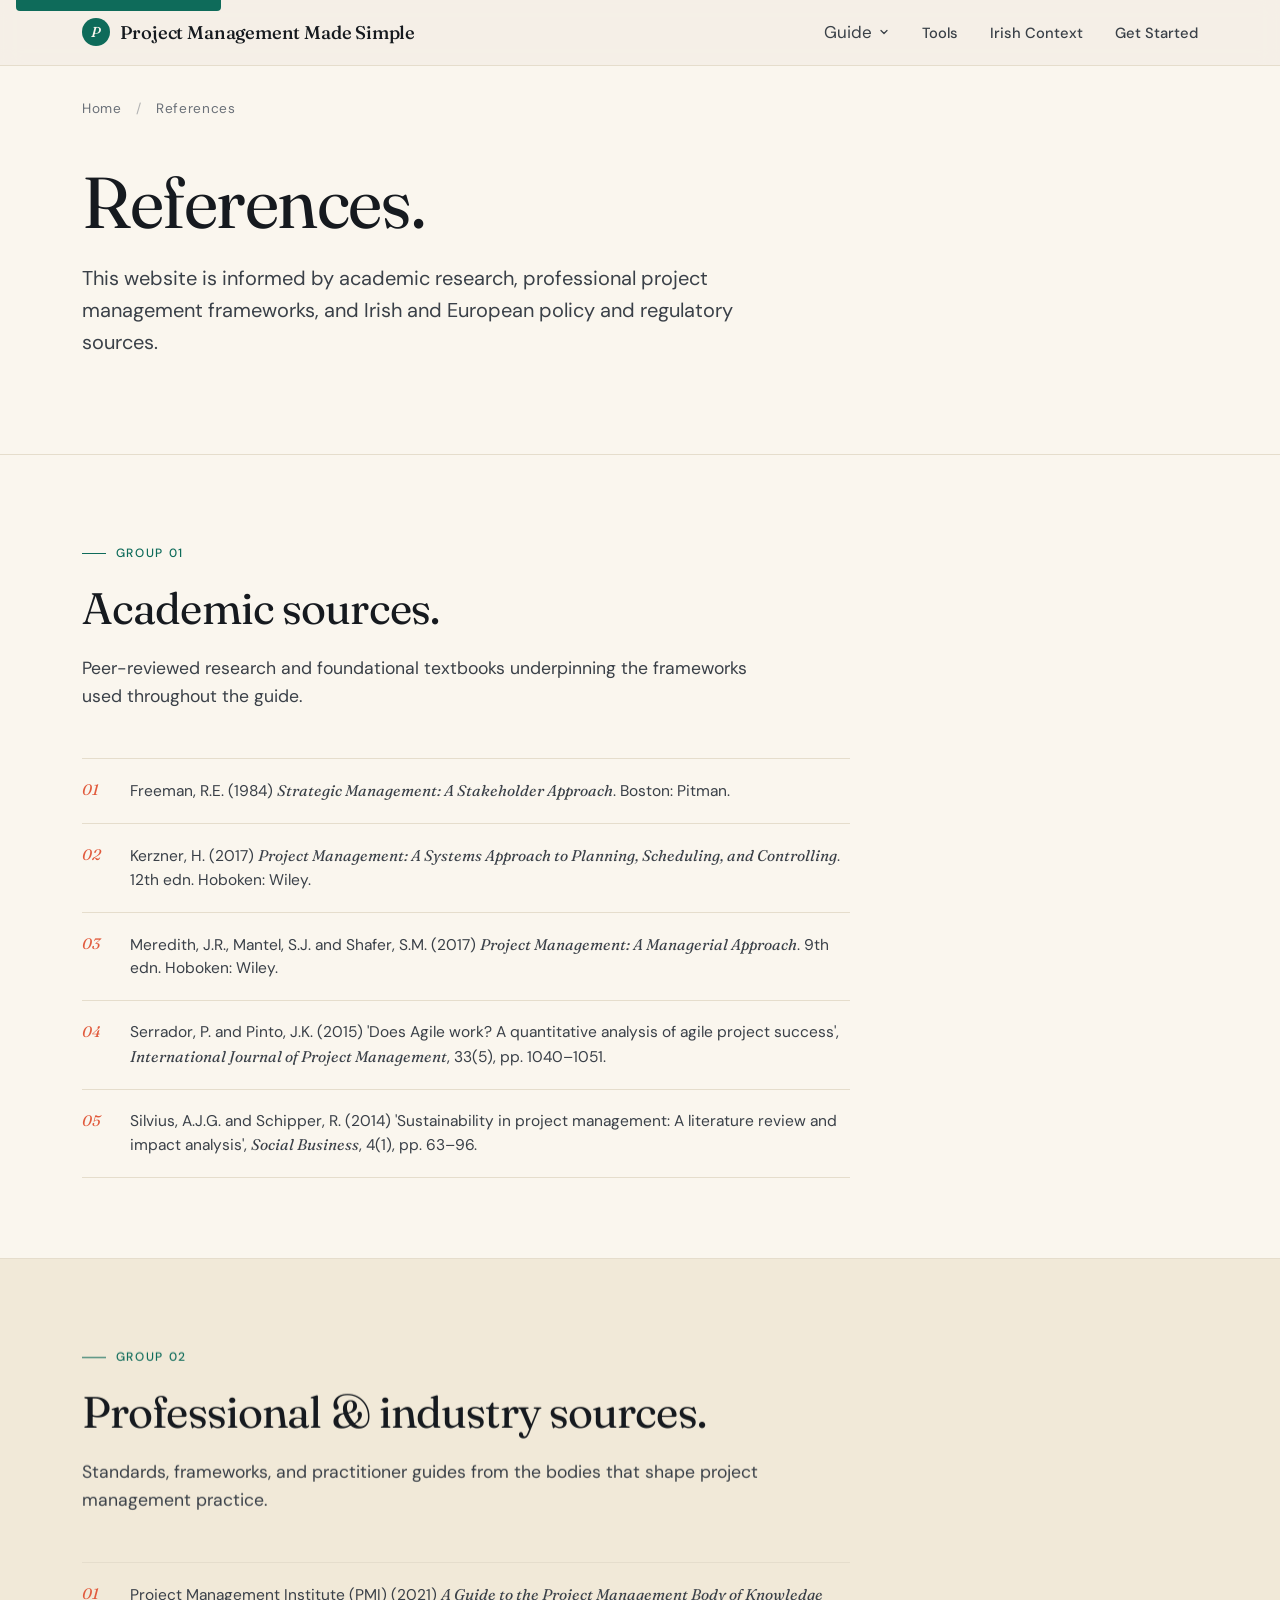
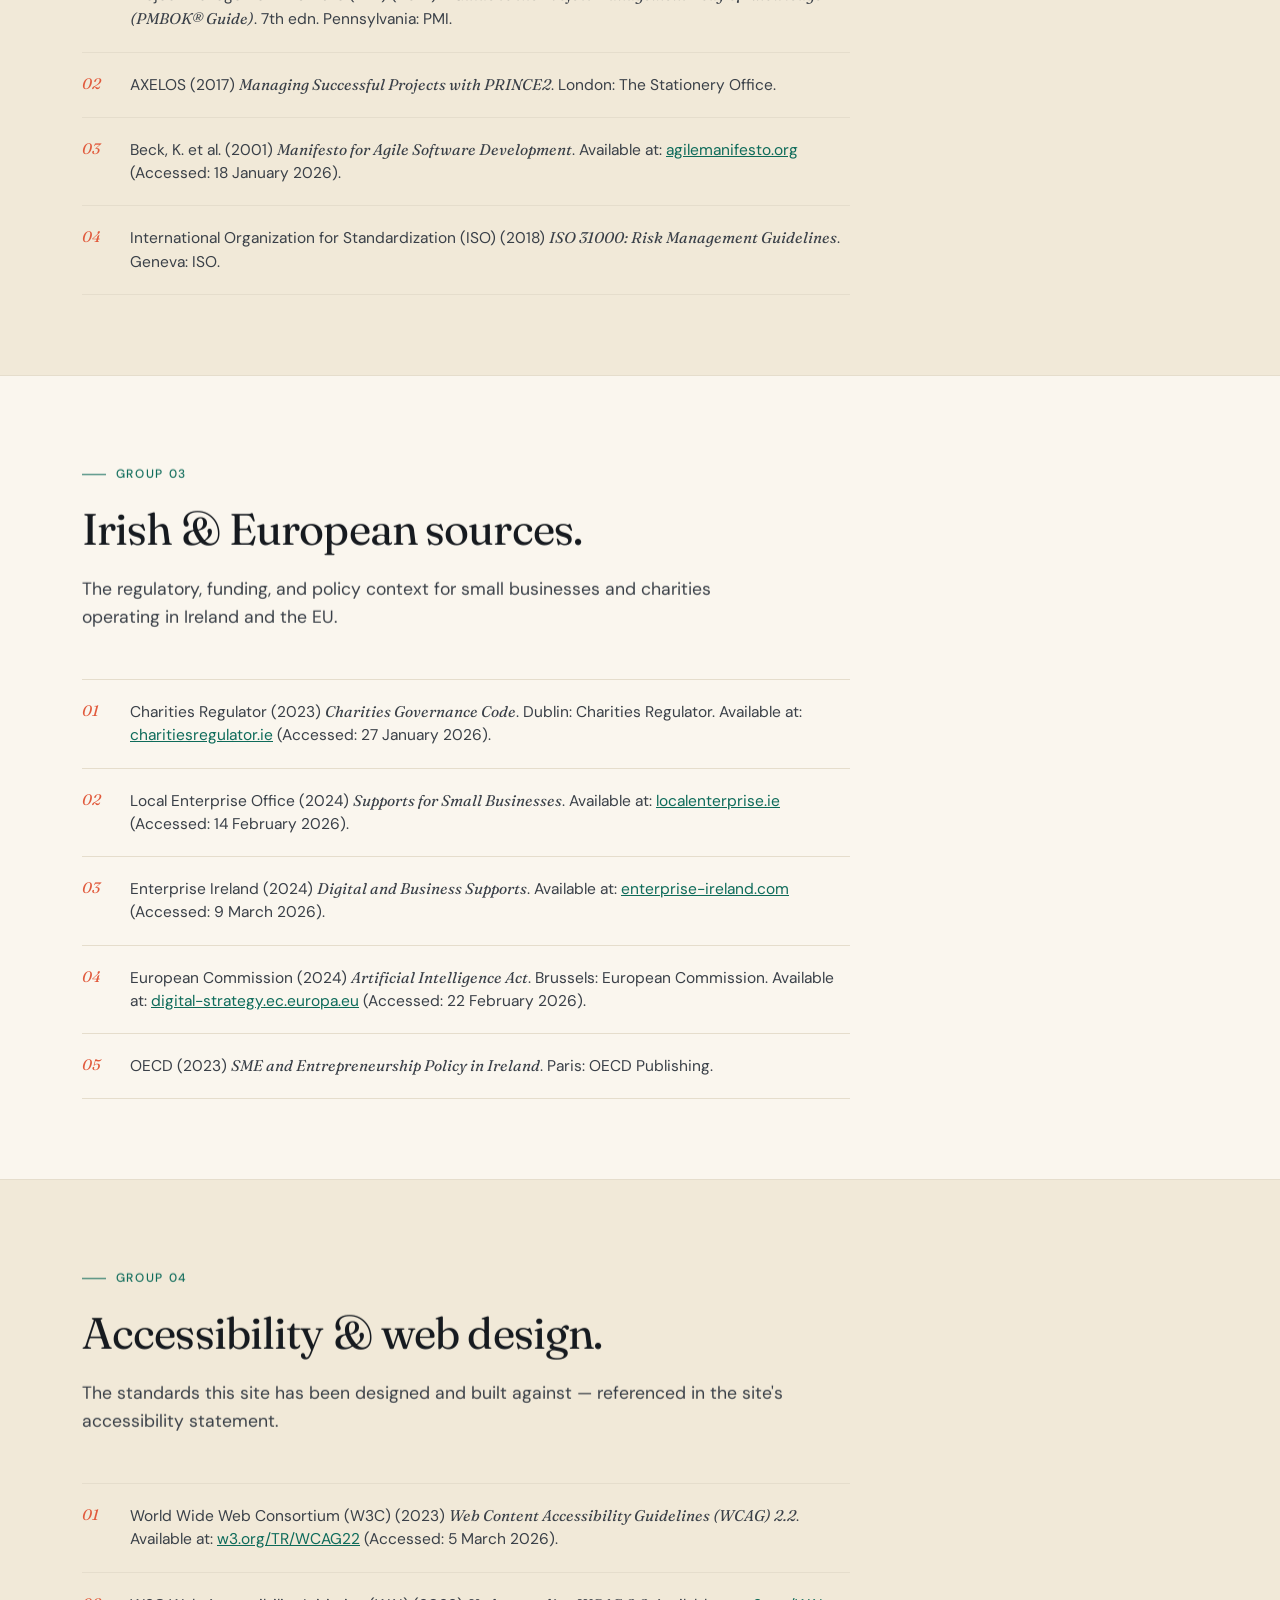
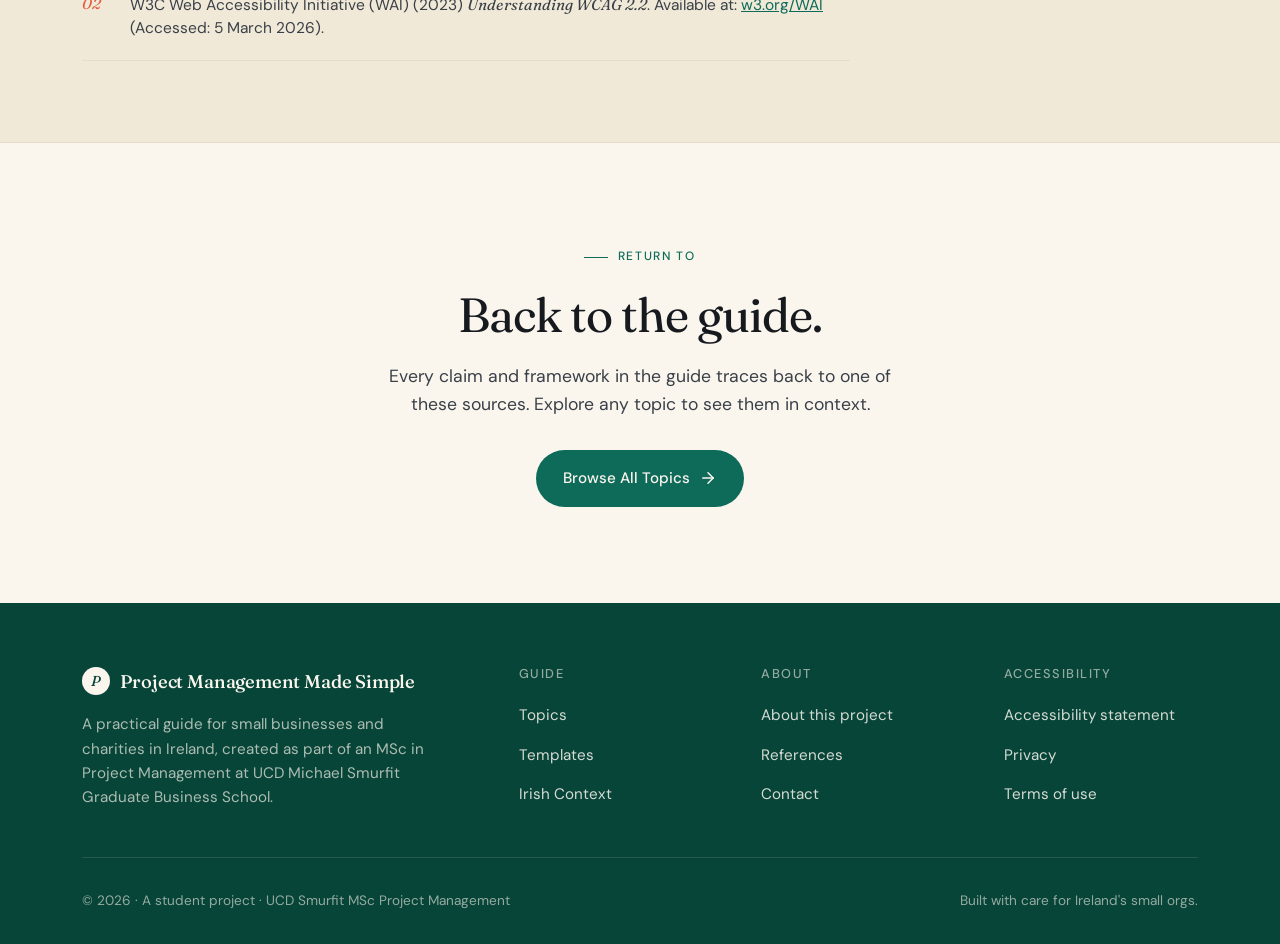
<file: references.html>
<!DOCTYPE html>
<html lang="en" class="no-js">
<head>
<meta charset="UTF-8">
<meta name="viewport" content="width=device-width, initial-scale=1.0">
<title>References — Project Management Made Simple</title>
<meta name="description" content="The full bibliography for Project Management Made Simple — academic, professional, Irish and European, and accessibility sources cited throughout the guide.">
<link rel="preconnect" href="https://fonts.googleapis.com">
<link rel="preconnect" href="https://fonts.gstatic.com" crossorigin>
<link href="https://fonts.googleapis.com/css2?family=Fraunces:ital,opsz,wght@0,9..144,300..900;1,9..144,300..900&family=DM+Sans:ital,opsz,wght@0,9..40,300..700;1,9..40,300..700&display=swap" rel="stylesheet">
<link rel="stylesheet" href="styles.css?v=7">
<script>
/* Page-fade — see styles.css §52, fade-in trigger */
document.documentElement.classList.remove('no-js');
document.addEventListener('DOMContentLoaded', function() {
  // Use rAF to ensure the opacity:0 state has been painted before flipping
  requestAnimationFrame(function() {
    requestAnimationFrame(function() {
      document.body.classList.add('is-loaded');
    });
  });
});
</script>
</head>
<body>

<a href="#main" class="skip-link">Skip to main content</a>

<header class="site">
  <div class="nav">
    <a href="index.html" class="brand">
      <span class="brand-mark">P</span>
      Project Management Made Simple
    </a>
    <ul>
      <li class="nav-dropdown">
        <button type="button" class="nav-dropdown-trigger" aria-expanded="false" aria-haspopup="true" aria-controls="nav-guide-menu">
          Guide
          <svg class="nav-chevron" width="12" height="12" viewBox="0 0 24 24" fill="none" stroke="currentColor" stroke-width="2.5" stroke-linecap="round" stroke-linejoin="round" aria-hidden="true"><polyline points="6 9 12 15 18 9"/></svg>
        </button>
        <ul class="nav-dropdown-menu" id="nav-guide-menu" role="menu">
          <li><a href="basics.html">Basics</a></li>
          <li><a href="strategy.html">Strategy</a></li>
          <li><a href="planning.html">Planning</a></li>
          <li><a href="people.html">People</a></li>
          <li><a href="risk-ethics-governance.html">Risk &amp; Governance</a></li>
          <li><a href="delivery.html">Delivery</a></li>
          <li><a href="sustainability.html">Sustainability</a></li>
        </ul>
      </li>
      <li><a href="index.html#tools">Tools</a></li>
      <li><a href="index.html#ireland">Irish Context</a></li>
      <li><a href="index.html#start">Get Started</a></li>
    </ul>
  </div>
</header>

<main id="main">

  <!-- Breadcrumb -->
  <div class="container">
    <div class="breadcrumb">
      <a href="index.html">Home</a>
      <span class="sep">/</span>
      References
    </div>
  </div>

  <!-- Page hero -->
  <section class="page-hero">
    <div class="container">
      <h1>References.</h1>
      <p class="lede">This website is informed by academic research, professional project management frameworks, and Irish and European policy and regulatory sources.</p>
    </div>
  </section>

  <!-- Academic Sources -->
  <section class="references" id="academic">
    <div class="container">
      <div class="section-head">
        <span class="eyebrow">Group 01</span>
        <h2>Academic sources.</h2>
        <p>Peer-reviewed research and foundational textbooks underpinning the frameworks used throughout the guide.</p>
      </div>

      <ol class="ref-list">
        <li>Freeman, R.E. (1984) <em>Strategic Management: A Stakeholder Approach</em>. Boston: Pitman.</li>
        <li>Kerzner, H. (2017) <em>Project Management: A Systems Approach to Planning, Scheduling, and Controlling</em>. 12th edn. Hoboken: Wiley.</li>
        <li>Meredith, J.R., Mantel, S.J. and Shafer, S.M. (2017) <em>Project Management: A Managerial Approach</em>. 9th edn. Hoboken: Wiley.</li>
        <li>Serrador, P. and Pinto, J.K. (2015) 'Does Agile work? A quantitative analysis of agile project success', <em>International Journal of Project Management</em>, 33(5), pp. 1040–1051.</li>
        <li>Silvius, A.J.G. and Schipper, R. (2014) 'Sustainability in project management: A literature review and impact analysis', <em>Social Business</em>, 4(1), pp. 63–96.</li>
      </ol>
    </div>
  </section>

  <!-- Professional & Industry Sources -->
  <section class="references" id="professional" style="background: var(--bg-alt); border-top: 1px solid var(--line); border-bottom: 1px solid var(--line);">
    <div class="container">
      <div class="section-head">
        <span class="eyebrow">Group 02</span>
        <h2>Professional &amp; industry sources.</h2>
        <p>Standards, frameworks, and practitioner guides from the bodies that shape project management practice.</p>
      </div>

      <ol class="ref-list">
        <li>Project Management Institute (PMI) (2021) <em>A Guide to the Project Management Body of Knowledge (PMBOK® Guide)</em>. 7th edn. Pennsylvania: PMI.</li>
        <li>AXELOS (2017) <em>Managing Successful Projects with PRINCE2</em>. London: The Stationery Office.</li>
        <li>Beck, K. et al. (2001) <em>Manifesto for Agile Software Development</em>. Available at: <a href="https://agilemanifesto.org/" target="_blank" rel="noopener">agilemanifesto.org</a> (Accessed: 18 January 2026).</li>
        <li>International Organization for Standardization (ISO) (2018) <em>ISO 31000: Risk Management Guidelines</em>. Geneva: ISO.</li>
      </ol>
    </div>
  </section>

  <!-- Irish & European Sources -->
  <section class="references" id="irish-eu">
    <div class="container">
      <div class="section-head">
        <span class="eyebrow">Group 03</span>
        <h2>Irish &amp; European sources.</h2>
        <p>The regulatory, funding, and policy context for small businesses and charities operating in Ireland and the EU.</p>
      </div>

      <ol class="ref-list">
        <li>Charities Regulator (2023) <em>Charities Governance Code</em>. Dublin: Charities Regulator. Available at: <a href="https://www.charitiesregulator.ie" target="_blank" rel="noopener">charitiesregulator.ie</a> (Accessed: 27 January 2026).</li>
        <li>Local Enterprise Office (2024) <em>Supports for Small Businesses</em>. Available at: <a href="https://www.localenterprise.ie" target="_blank" rel="noopener">localenterprise.ie</a> (Accessed: 14 February 2026).</li>
        <li>Enterprise Ireland (2024) <em>Digital and Business Supports</em>. Available at: <a href="https://www.enterprise-ireland.com" target="_blank" rel="noopener">enterprise-ireland.com</a> (Accessed: 9 March 2026).</li>
        <li>European Commission (2024) <em>Artificial Intelligence Act</em>. Brussels: European Commission. Available at: <a href="https://digital-strategy.ec.europa.eu" target="_blank" rel="noopener">digital-strategy.ec.europa.eu</a> (Accessed: 22 February 2026).</li>
        <li>OECD (2023) <em>SME and Entrepreneurship Policy in Ireland</em>. Paris: OECD Publishing.</li>
      </ol>
    </div>
  </section>

  <!-- Accessibility & Web Design -->
  <section class="references" id="accessibility" style="background: var(--bg-alt); border-top: 1px solid var(--line); border-bottom: 1px solid var(--line);">
    <div class="container">
      <div class="section-head">
        <span class="eyebrow">Group 04</span>
        <h2>Accessibility &amp; web design.</h2>
        <p>The standards this site has been designed and built against — referenced in the site's accessibility statement.</p>
      </div>

      <ol class="ref-list">
        <li>World Wide Web Consortium (W3C) (2023) <em>Web Content Accessibility Guidelines (WCAG) 2.2</em>. Available at: <a href="https://www.w3.org/TR/WCAG22/" target="_blank" rel="noopener">w3.org/TR/WCAG22</a> (Accessed: 5 March 2026).</li>
        <li>W3C Web Accessibility Initiative (WAI) (2023) <em>Understanding WCAG 2.2</em>. Available at: <a href="https://www.w3.org/WAI/" target="_blank" rel="noopener">w3.org/WAI</a> (Accessed: 5 March 2026).</li>
      </ol>
    </div>
  </section>

  <!-- Back to guide CTA -->
  <section style="text-align: center; padding: 6rem 0;">
    <div class="container">
      <span class="eyebrow" style="justify-content: center;">Return to</span>
      <h2 style="font-size: clamp(2rem, 4vw, 3rem); margin-bottom: 1.25rem; max-width: 30ch; margin-left: auto; margin-right: auto;">Back to the guide.</h2>
      <p style="font-size: 1.1rem; color: var(--ink-soft); max-width: 34rem; margin: 0 auto 2rem;">Every claim and framework in the guide traces back to one of these sources. Explore any topic to see them in context.</p>
      <a href="index.html#topics" class="btn btn-primary">
        Browse All Topics
        <svg class="arrow" width="18" height="18" viewBox="0 0 24 24" fill="none" stroke="currentColor" stroke-width="2" stroke-linecap="round" stroke-linejoin="round" aria-hidden="true"><line x1="5" y1="12" x2="19" y2="12"/><polyline points="12 5 19 12 12 19"/></svg>
      </a>
    </div>
  </section>

</main>

<footer class="site">
  <div class="container">
    <div class="footer-grid">
      <div>
        <a href="index.html" class="brand">
          <span class="brand-mark">P</span>
          Project Management Made Simple
        </a>
        <p class="about">A practical guide for small businesses and charities in Ireland, created as part of an MSc in Project Management at UCD Michael Smurfit Graduate Business School.</p>
      </div>
      <div>
        <h4>Guide</h4>
        <ul>
          <li><a href="index.html#topics">Topics</a></li>
          <li><a href="index.html#tools">Templates</a></li>
          <li><a href="index.html#ireland">Irish Context</a></li>
        </ul>
      </div>
      <div>
        <h4>About</h4>
        <ul>
          <li><a href="#">About this project</a></li>
          <li><a href="references.html">References</a></li>
          <li><a href="#">Contact</a></li>
        </ul>
      </div>
      <div>
        <h4>Accessibility</h4>
        <ul>
          <li><a href="#">Accessibility statement</a></li>
          <li><a href="#">Privacy</a></li>
          <li><a href="#">Terms of use</a></li>
        </ul>
      </div>
    </div>
    <div class="footer-bottom">
      <span>© 2026 · A student project · UCD Smurfit MSc Project Management</span>
      <span>Built with care for Ireland's small orgs.</span>
    </div>
  </div>
</footer>

<script>
/* Scroll-reveal — see styles.css §51
   Auto-applies reveal to common section/card selectors. No data-reveal
   attributes needed in HTML. Add a selector below to extend reach. */
(function() {
  'use strict';

  // Bail early for reduced-motion users
  if (window.matchMedia && window.matchMedia('(prefers-reduced-motion: reduce)').matches) {
    return;
  }
  // Bail if IntersectionObserver isn't supported (very old browsers)
  if (!('IntersectionObserver' in window)) return;

  // Selectors that should reveal as they scroll into view
  var REVEAL_SELECTORS = [
    '.section-head',
    '.video-card-wrap',
    '.lifecycle-intro, .journey-intro',
    '.why-grid > *',
    '.topic-card',
    '.tool',
    '.journey-stage',
    '.audience-list > li',
    '.diff-grid > *',
    '.callout',
    '.takeaway:not(.takeaway-full)',
    '.quick-check-grid',
    '.tools-grid .tool',
    '.country-emblem',
    '.method-card',
    '.dimension-card',
    '.role-card',
    '.principle-card',
    '.example-card',
    '.check-list',
    '.stakeholder-table',
    '.ref-list',
    '.comparison-table',
    '.matrix',
    '.matrix-2x2',
    '.lifecycle-step'
  ].join(', ');

  // Hide eligible elements first (before observer fires) by adding the class
  // ONLY after we know we'll be doing this — keeps no-JS users safe.
  document.documentElement.classList.add('js-reveal');

  function setup() {
    var elements = document.querySelectorAll(REVEAL_SELECTORS);
    if (!elements.length) return;

    elements.forEach(function(el) {
      el.setAttribute('data-reveal', '');
    });

    // Reveal anything already in view at page load — prevents a flash where
    // hero content briefly appears hidden before the observer kicks in.
    var viewportHeight = window.innerHeight;
    elements.forEach(function(el) {
      var rect = el.getBoundingClientRect();
      if (rect.top < viewportHeight) {
        el.classList.add('is-visible');
      }
    });

    var observer = new IntersectionObserver(function(entries) {
      entries.forEach(function(entry) {
        if (entry.isIntersecting) {
          entry.target.classList.add('is-visible');
          observer.unobserve(entry.target);
        }
      });
    }, {
      rootMargin: '0px 0px -8% 0px',
      threshold: 0.05
    });

    elements.forEach(function(el) {
      // Don't observe ones already revealed
      if (!el.classList.contains('is-visible')) {
        observer.observe(el);
      }
    });
  }

  if (document.readyState === 'loading') {
    document.addEventListener('DOMContentLoaded', setup);
  } else {
    setup();
  }
})();
</script>

<script>
/* Page-fade — see styles.css §52, fade-out on internal navigation */
(function() {
  'use strict';
  // Skip for reduced-motion users
  if (window.matchMedia && window.matchMedia('(prefers-reduced-motion: reduce)').matches) return;

  var FADE_MS = 220;

  document.addEventListener('click', function(e) {
    var link = e.target.closest('a');
    if (!link) return;

    var href = link.getAttribute('href');
    if (!href) return;

    // Only intercept internal page navigations (.html files in this site)
    if (!/\.html(\?|#|$)/.test(href)) return;

    // Skip: external links, target=_blank, modifier keys, anchor on same page
    if (link.target && link.target !== '_self') return;
    if (e.metaKey || e.ctrlKey || e.shiftKey || e.altKey) return;
    if (link.hostname && link.hostname !== window.location.hostname) return;

    e.preventDefault();
    document.body.classList.remove('is-loaded');
    document.body.classList.add('is-leaving');
    setTimeout(function() { window.location.href = href; }, FADE_MS);
  });

  // Handle browser back/forward — fade in if returning to a cached page
  window.addEventListener('pageshow', function(e) {
    if (e.persisted) {
      document.body.classList.remove('is-leaving');
      document.body.classList.add('is-loaded');
    }
  });
})();
</script>
<script>
/* Nav dropdown — see styles.css §55 */
(function() {
  'use strict';
  var trigger = document.querySelector('.nav-dropdown-trigger');
  var menu    = document.getElementById('nav-guide-menu');
  if (!trigger || !menu) return;

  function open() {
    trigger.setAttribute('aria-expanded', 'true');
  }
  function close() {
    trigger.setAttribute('aria-expanded', 'false');
  }
  function isOpen() {
    return trigger.getAttribute('aria-expanded') === 'true';
  }

  // Toggle on trigger click
  trigger.addEventListener('click', function(e) {
    e.stopPropagation();
    if (isOpen()) close(); else open();
  });

  // Close when clicking anywhere outside
  document.addEventListener('click', function(e) {
    if (!isOpen()) return;
    if (e.target === trigger || trigger.contains(e.target)) return;
    if (menu.contains(e.target)) return;
    close();
  });

  // Close on Escape, return focus to trigger
  document.addEventListener('keydown', function(e) {
    if (e.key === 'Escape' && isOpen()) {
      close();
      trigger.focus();
    }
  });
})();
</script>

</body>
</html>
</file>
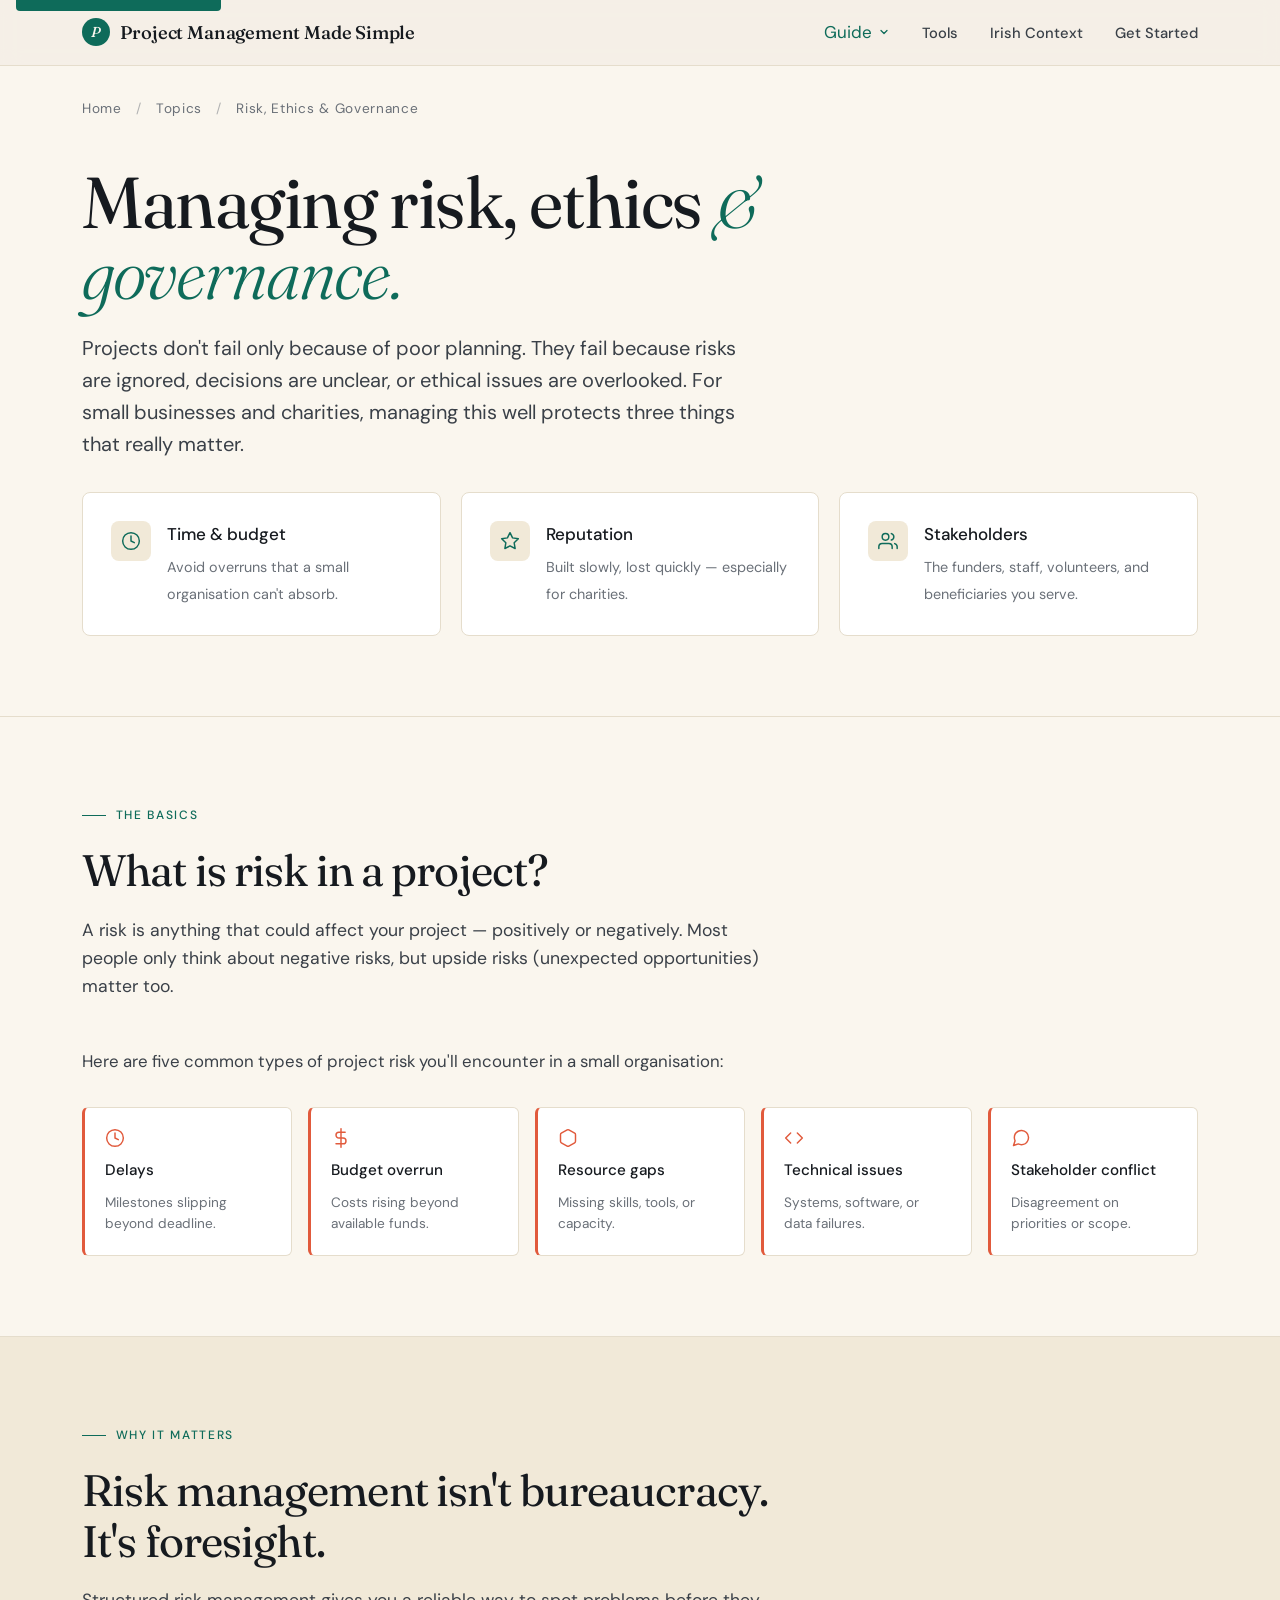
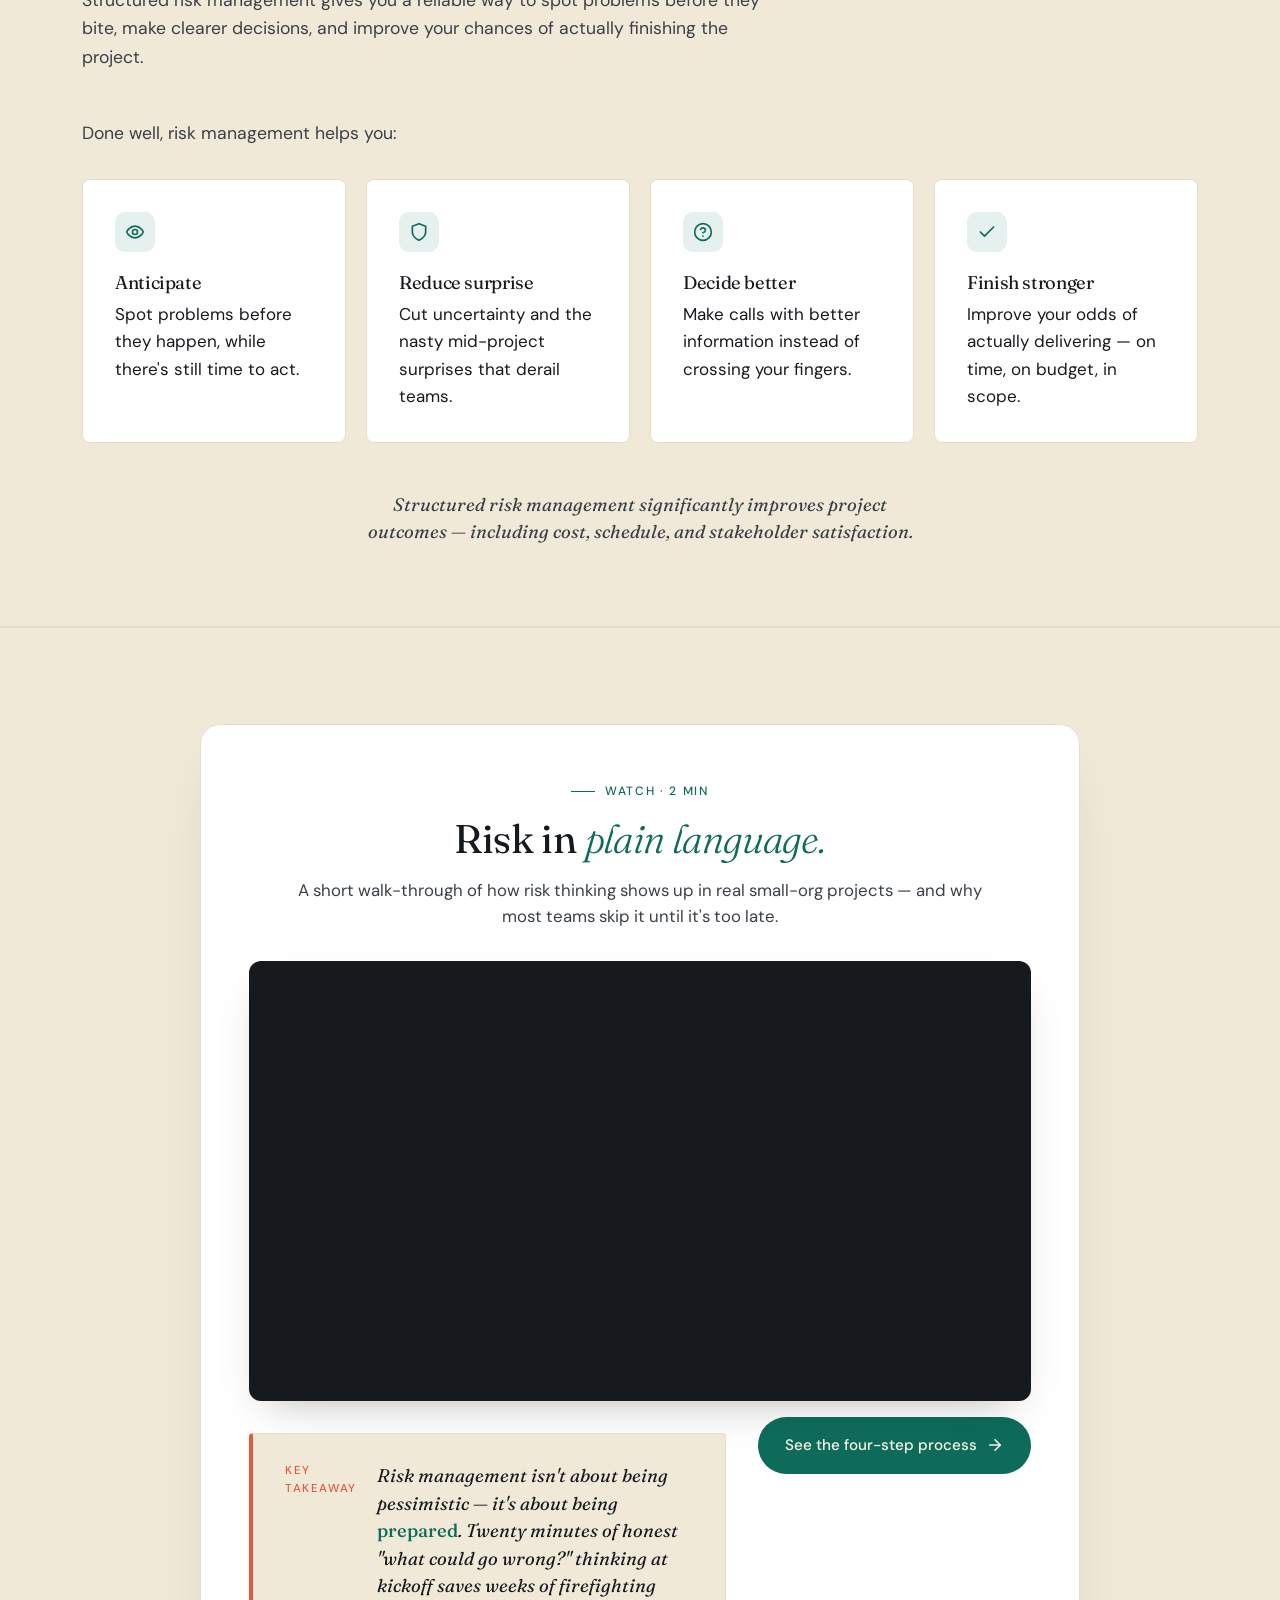
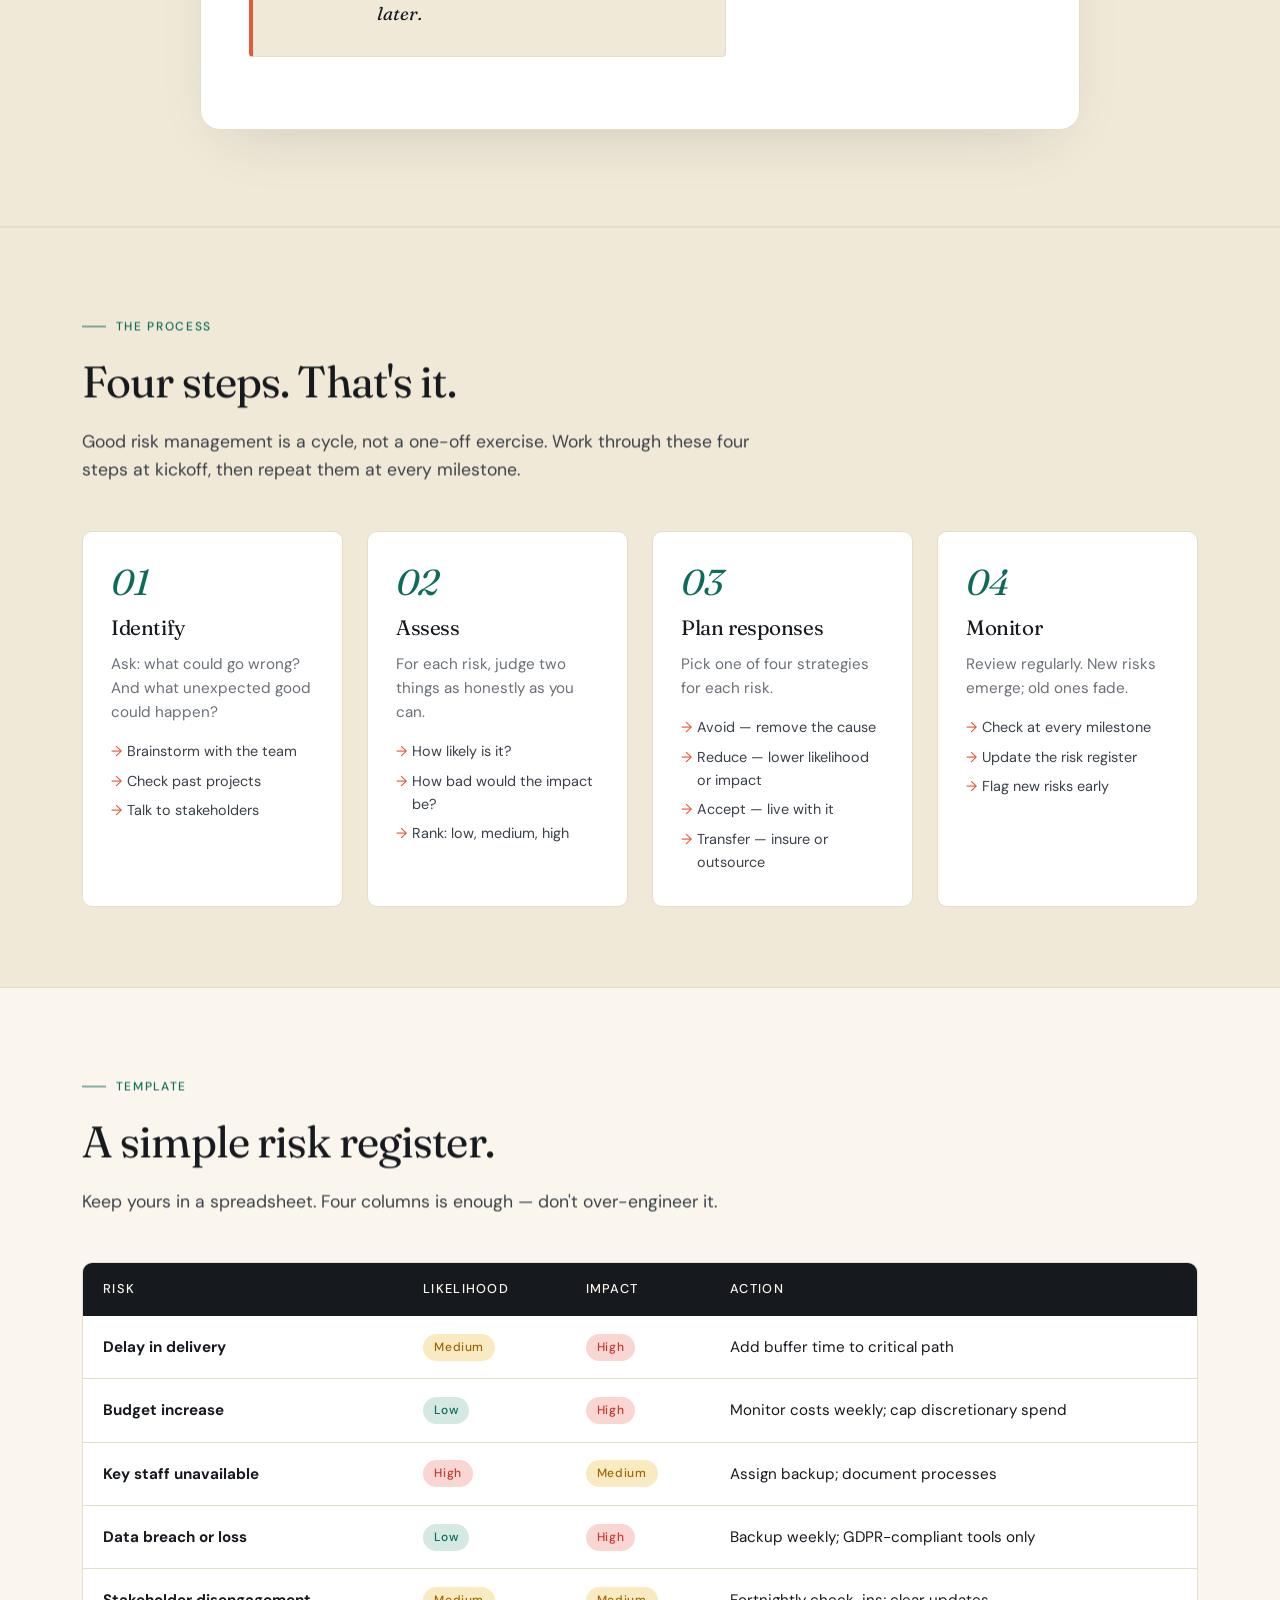
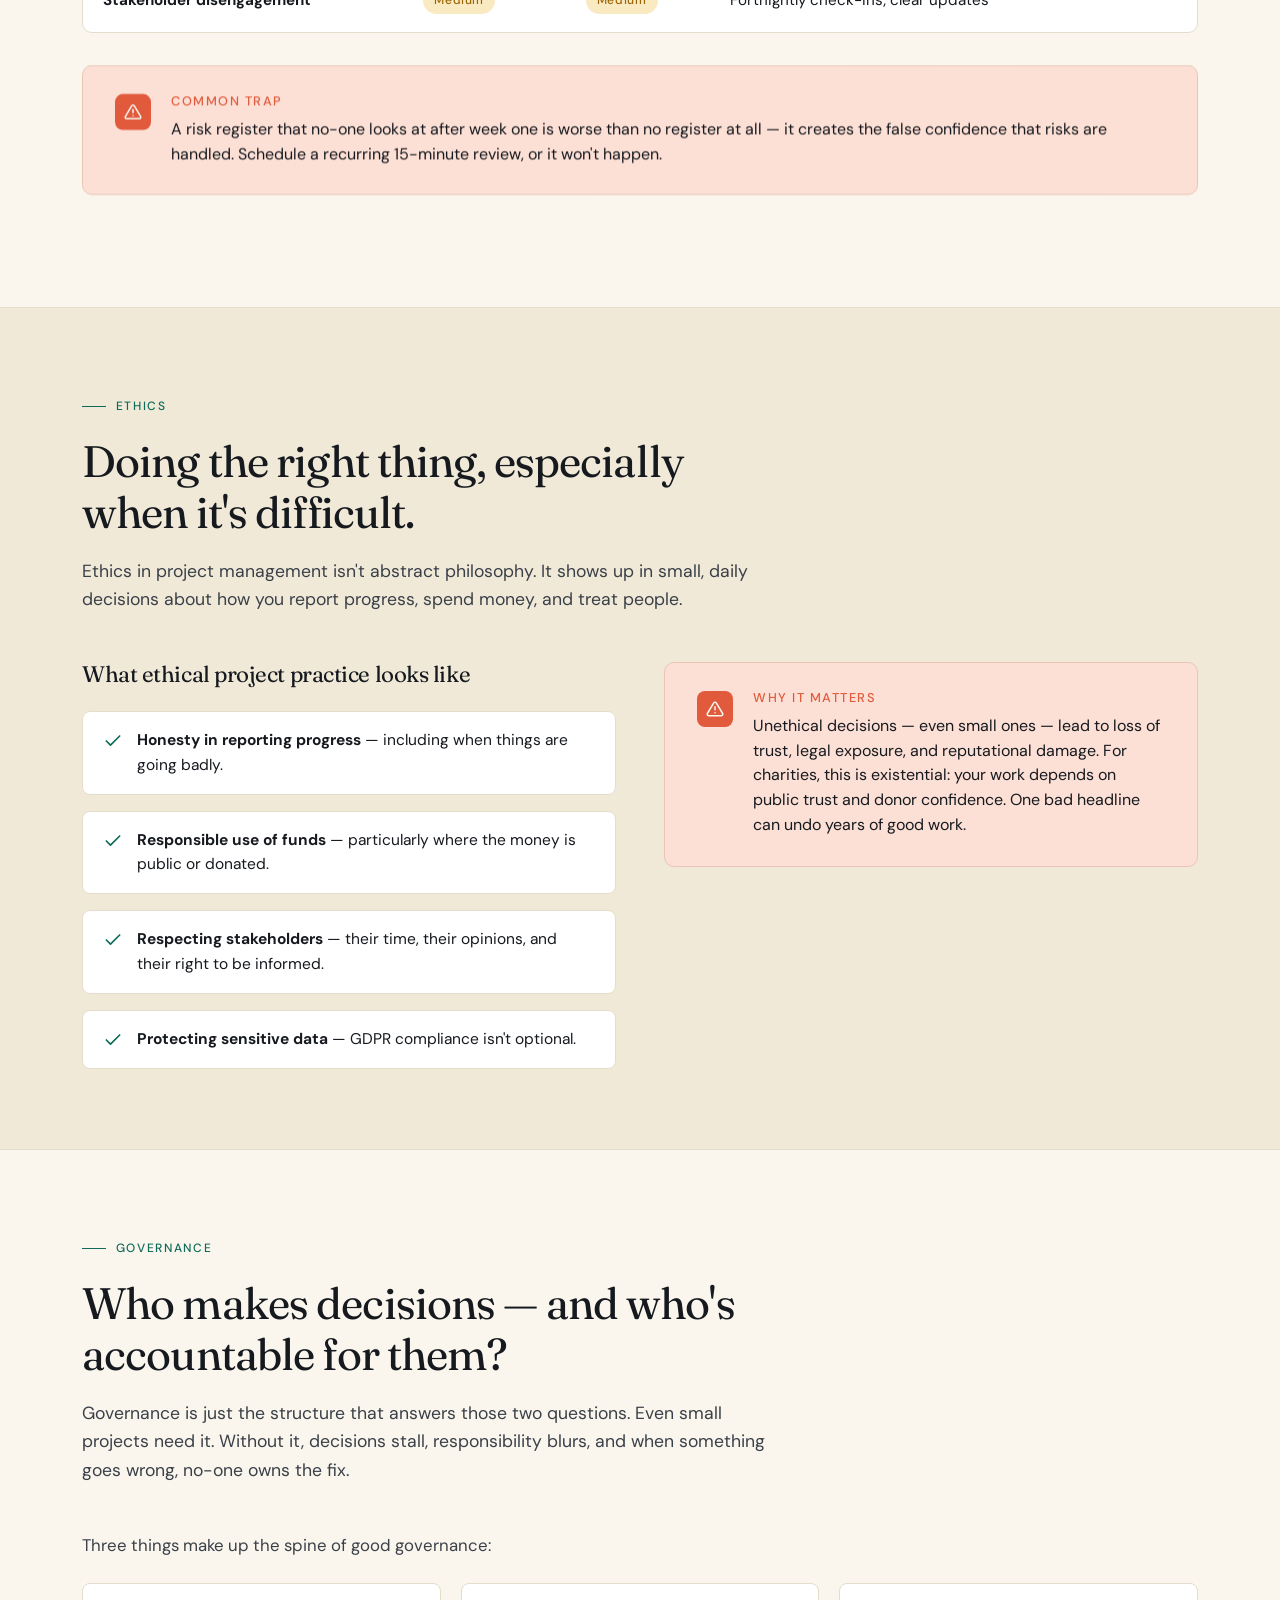
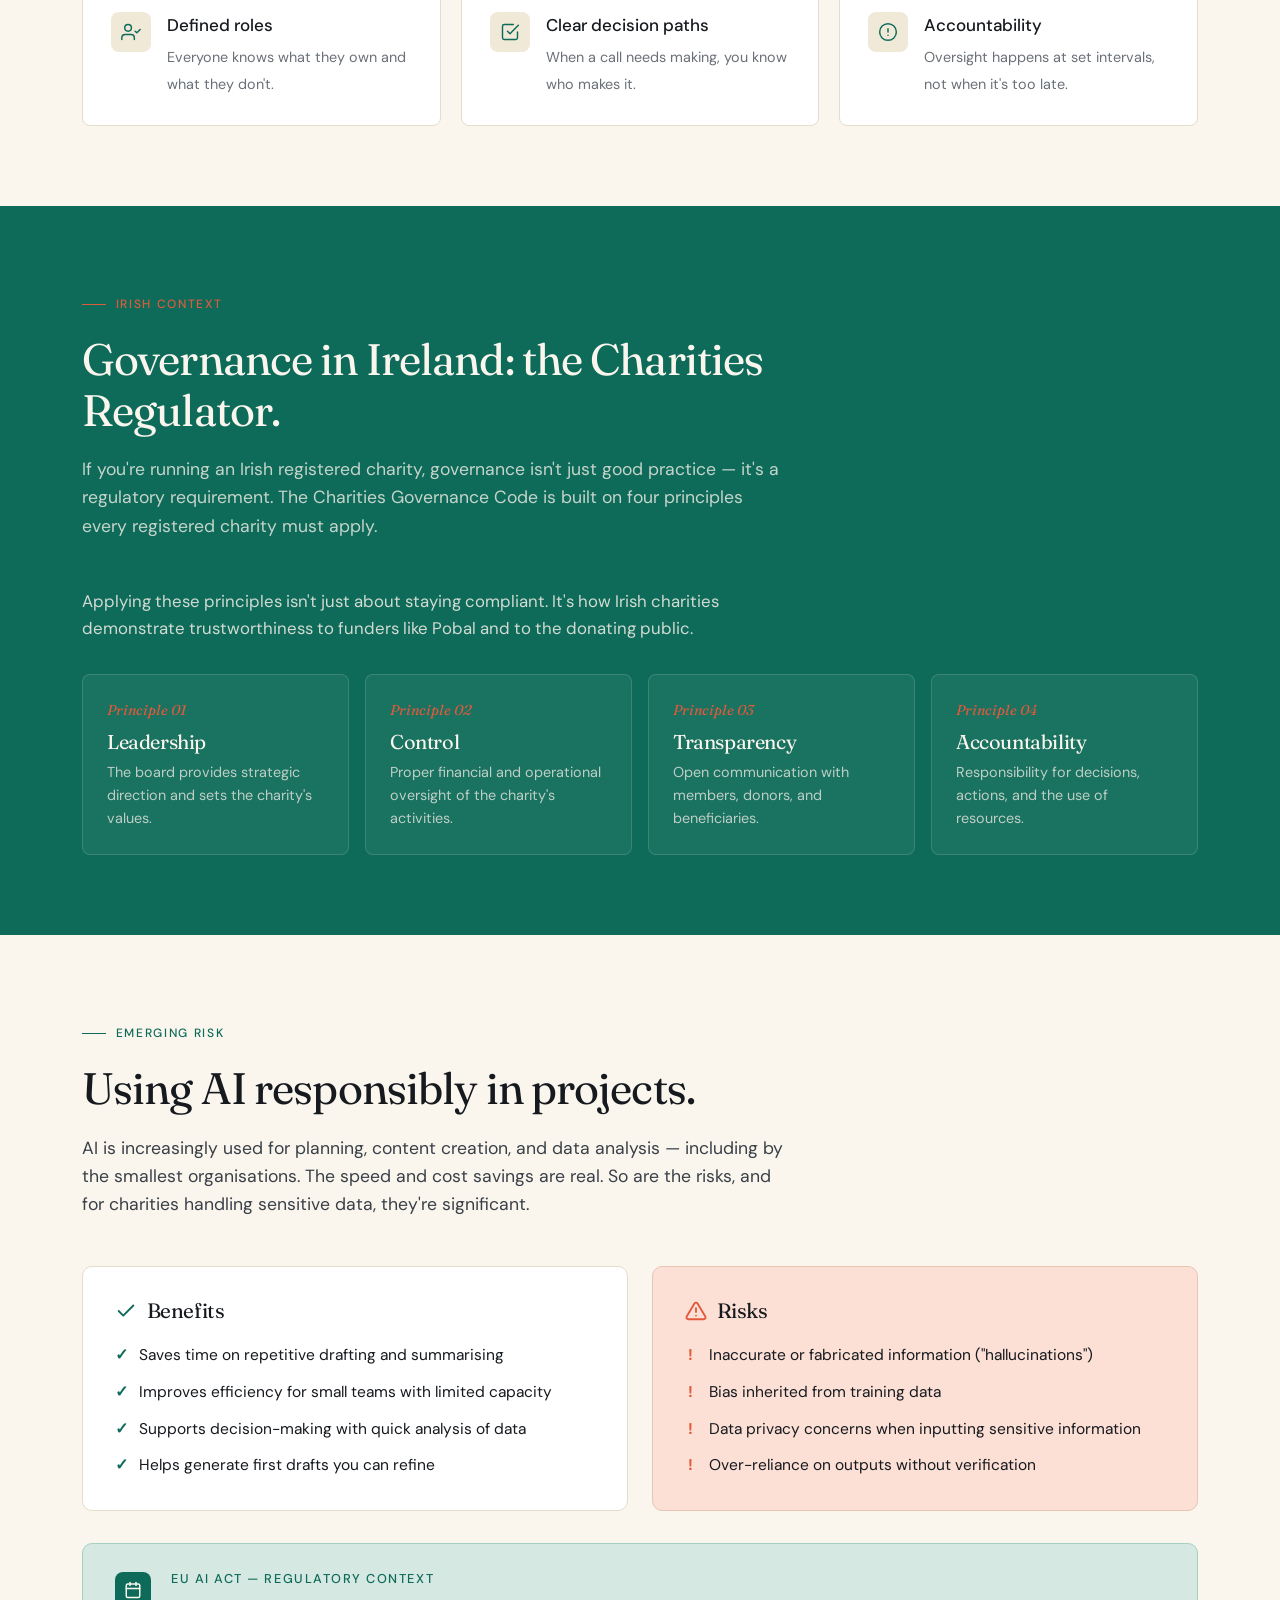
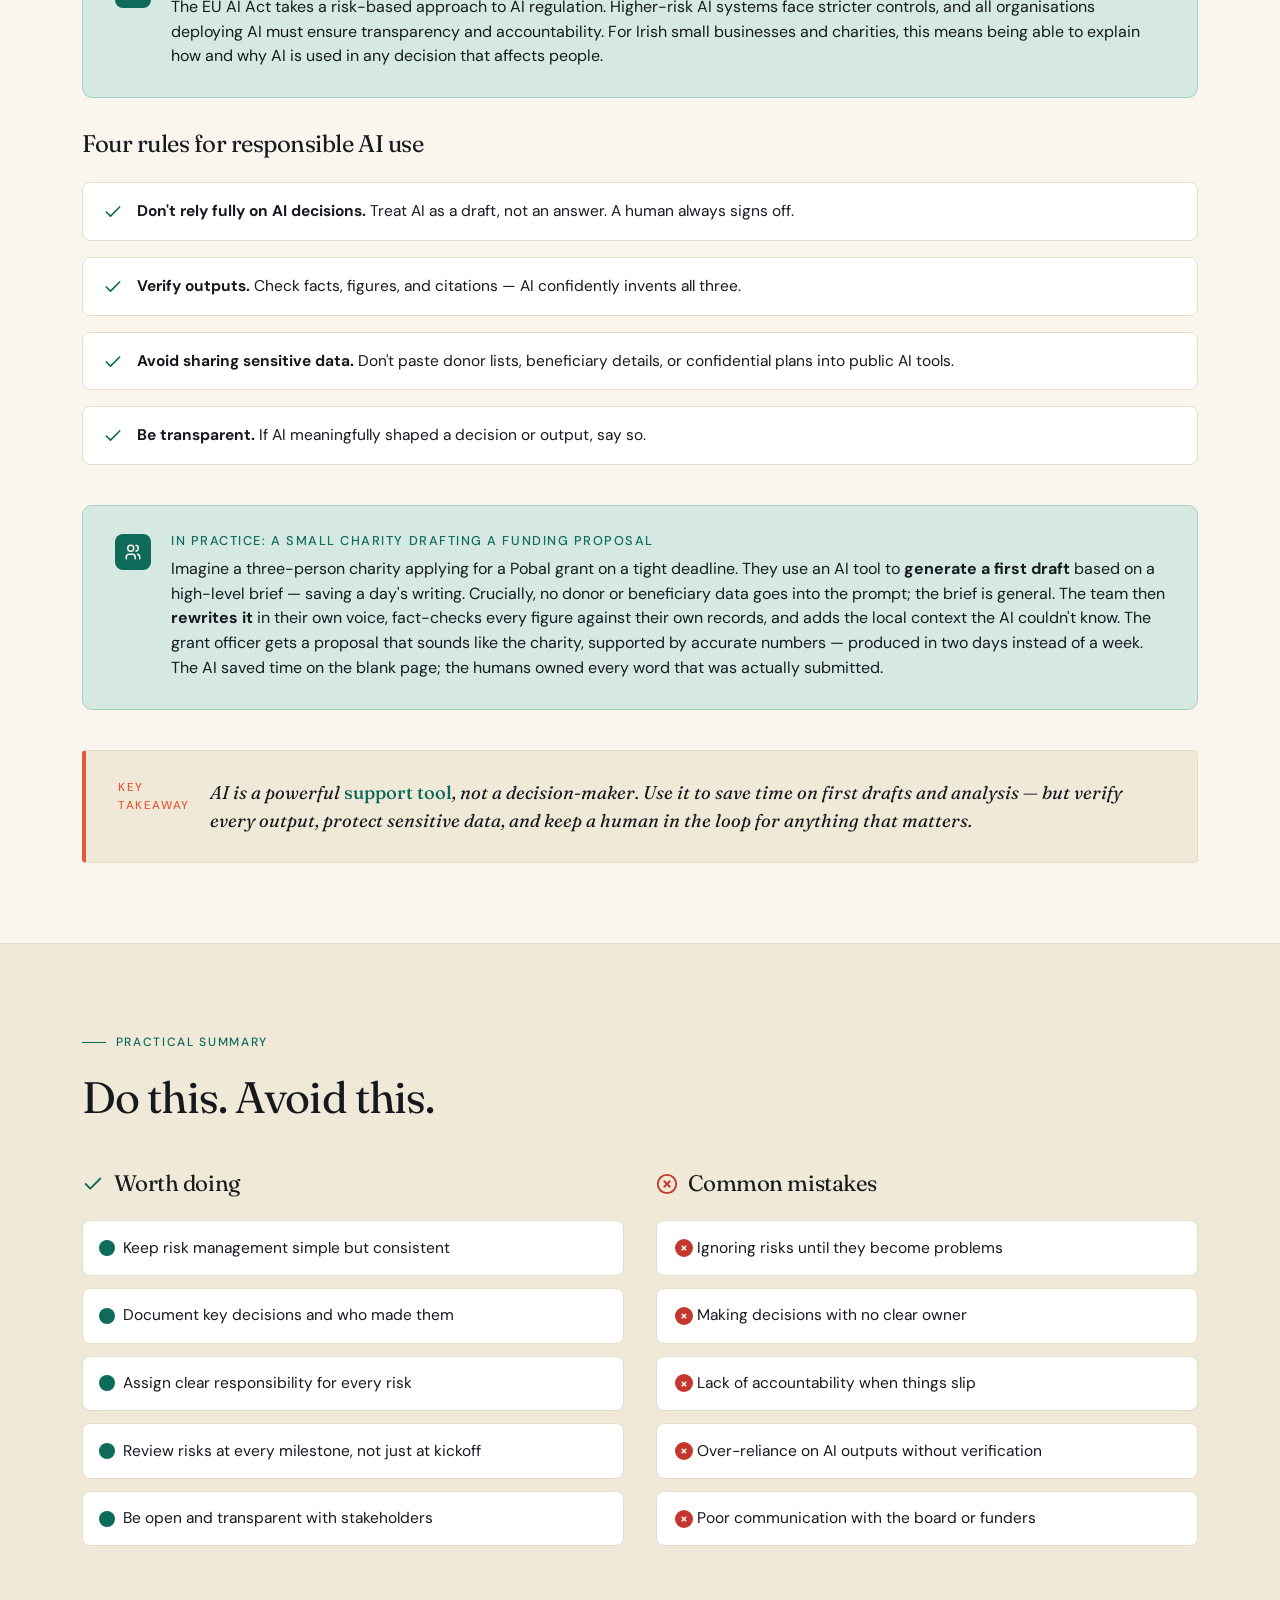
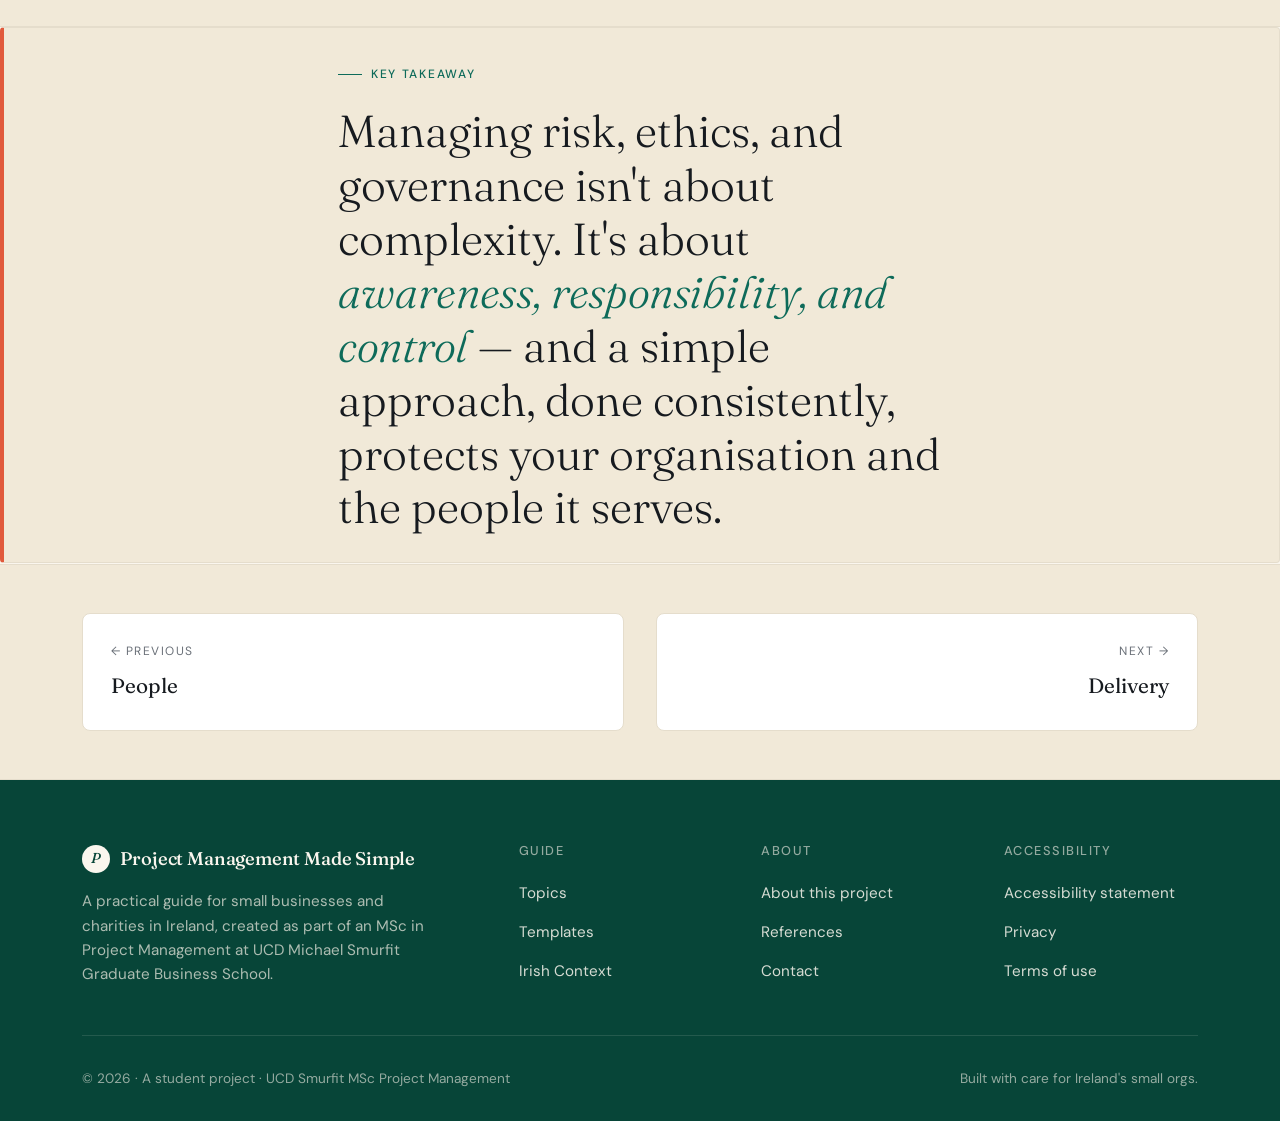
<file: risk-ethics-governance.html>
<!DOCTYPE html>
<html lang="en" class="no-js">
<head>
<meta charset="UTF-8">
<meta name="viewport" content="width=device-width, initial-scale=1.0">
<title>Risk, Ethics &amp; Governance — Project Management Made Simple</title>
<meta name="description" content="A practical guide to managing risk, ethics and governance in projects for small businesses and charities in Ireland.">
<link rel="preconnect" href="https://fonts.googleapis.com">
<link rel="preconnect" href="https://fonts.gstatic.com" crossorigin>
<link href="https://fonts.googleapis.com/css2?family=Fraunces:ital,opsz,wght@0,9..144,300..900;1,9..144,300..900&family=DM+Sans:ital,opsz,wght@0,9..40,300..700;1,9..40,300..700&display=swap" rel="stylesheet">
<link rel="stylesheet" href="styles.css?v=7">
<script>
/* Page-fade — see styles.css §52, fade-in trigger */
document.documentElement.classList.remove('no-js');
document.addEventListener('DOMContentLoaded', function() {
  // Use rAF to ensure the opacity:0 state has been painted before flipping
  requestAnimationFrame(function() {
    requestAnimationFrame(function() {
      document.body.classList.add('is-loaded');
    });
  });
});
</script>
</head>
<body>

<a href="#main" class="skip-link">Skip to main content</a>

<header class="site">
  <div class="nav">
    <a href="index.html" class="brand">
      <span class="brand-mark">P</span>
      Project Management Made Simple
    </a>
    <ul>
      <li class="nav-dropdown">
        <button type="button" class="nav-dropdown-trigger is-active" aria-expanded="false" aria-haspopup="true" aria-controls="nav-guide-menu">
          Guide
          <svg class="nav-chevron" width="12" height="12" viewBox="0 0 24 24" fill="none" stroke="currentColor" stroke-width="2.5" stroke-linecap="round" stroke-linejoin="round" aria-hidden="true"><polyline points="6 9 12 15 18 9"/></svg>
        </button>
        <ul class="nav-dropdown-menu" id="nav-guide-menu" role="menu">
          <li><a href="basics.html">Basics</a></li>
          <li><a href="strategy.html">Strategy</a></li>
          <li><a href="planning.html">Planning</a></li>
          <li><a href="people.html">People</a></li>
          <li><a href="risk-ethics-governance.html" class="is-active" aria-current="page">Risk &amp; Governance</a></li>
          <li><a href="delivery.html">Delivery</a></li>
          <li><a href="sustainability.html">Sustainability</a></li>
        </ul>
      </li>
      <li><a href="index.html#tools">Tools</a></li>
      <li><a href="index.html#ireland">Irish Context</a></li>
      <li><a href="index.html#start">Get Started</a></li>
    </ul>
  </div>
</header>

<main id="main">

  <!-- Breadcrumb -->
  <div class="container">
    <div class="breadcrumb">
      <a href="index.html">Home</a>
      <span class="sep">/</span>
      <a href="index.html#topics">Topics</a>
      <span class="sep">/</span>
      Risk, Ethics &amp; Governance
    </div>
  </div>

  <!-- Page Hero -->
  <section class="page-hero">
    <div class="container">
      <h1>Managing risk, ethics <em>&amp; governance.</em></h1>
      <p class="lede">Projects don't fail only because of poor planning. They fail because risks are ignored, decisions are unclear, or ethical issues are overlooked. For small businesses and charities, managing this well protects three things that really matter.</p>

      <div class="pillars">
        <div class="pillar">
          <div class="pillar-icon">
            <svg width="20" height="20" viewBox="0 0 24 24" fill="none" stroke="currentColor" stroke-width="1.75" stroke-linecap="round" stroke-linejoin="round" aria-hidden="true"><circle cx="12" cy="12" r="10"/><polyline points="12 6 12 12 16 14"/></svg>
          </div>
          <div>
            <strong>Time &amp; budget</strong>
            <span>Avoid overruns that a small organisation can't absorb.</span>
          </div>
        </div>
        <div class="pillar">
          <div class="pillar-icon">
            <svg width="20" height="20" viewBox="0 0 24 24" fill="none" stroke="currentColor" stroke-width="1.75" stroke-linecap="round" stroke-linejoin="round" aria-hidden="true"><path d="M12 2l3.09 6.26L22 9.27l-5 4.87 1.18 6.88L12 17.77l-6.18 3.25L7 14.14 2 9.27l6.91-1.01L12 2z"/></svg>
          </div>
          <div>
            <strong>Reputation</strong>
            <span>Built slowly, lost quickly — especially for charities.</span>
          </div>
        </div>
        <div class="pillar">
          <div class="pillar-icon">
            <svg width="20" height="20" viewBox="0 0 24 24" fill="none" stroke="currentColor" stroke-width="1.75" stroke-linecap="round" stroke-linejoin="round" aria-hidden="true"><path d="M17 21v-2a4 4 0 0 0-4-4H5a4 4 0 0 0-4 4v2"/><circle cx="9" cy="7" r="4"/><path d="M23 21v-2a4 4 0 0 0-3-3.87"/><path d="M16 3.13a4 4 0 0 1 0 7.75"/></svg>
          </div>
          <div>
            <strong>Stakeholders</strong>
            <span>The funders, staff, volunteers, and beneficiaries you serve.</span>
          </div>
        </div>
      </div>
    </div>
  </section>

  <!-- What is risk -->
  <section id="what-is-risk">
    <div class="container">
      <div class="section-head">
        <span class="eyebrow">The basics</span>
        <h2>What is risk in a project?</h2>
        <p>A risk is anything that could affect your project — positively or negatively. Most people only think about negative risks, but upside risks (unexpected opportunities) matter too.</p>
      </div>

      <div class="prose">
        <p>Here are five common types of project risk you'll encounter in a small organisation:</p>
      </div>

      <div class="risk-grid">
        <div class="risk-example">
          <svg width="20" height="20" viewBox="0 0 24 24" fill="none" stroke="currentColor" stroke-width="1.75" stroke-linecap="round" stroke-linejoin="round" aria-hidden="true"><circle cx="12" cy="12" r="10"/><polyline points="12 6 12 12 16 14"/></svg>
          <strong>Delays</strong>
          <span style="font-size:0.85rem; color: var(--ink-muted);">Milestones slipping beyond deadline.</span>
        </div>
        <div class="risk-example">
          <svg width="20" height="20" viewBox="0 0 24 24" fill="none" stroke="currentColor" stroke-width="1.75" stroke-linecap="round" stroke-linejoin="round" aria-hidden="true"><line x1="12" y1="1" x2="12" y2="23"/><path d="M17 5H9.5a3.5 3.5 0 0 0 0 7h5a3.5 3.5 0 0 1 0 7H6"/></svg>
          <strong>Budget overrun</strong>
          <span style="font-size:0.85rem; color: var(--ink-muted);">Costs rising beyond available funds.</span>
        </div>
        <div class="risk-example">
          <svg width="20" height="20" viewBox="0 0 24 24" fill="none" stroke="currentColor" stroke-width="1.75" stroke-linecap="round" stroke-linejoin="round" aria-hidden="true"><path d="M21 16V8a2 2 0 0 0-1-1.73l-7-4a2 2 0 0 0-2 0l-7 4A2 2 0 0 0 3 8v8a2 2 0 0 0 1 1.73l7 4a2 2 0 0 0 2 0l7-4A2 2 0 0 0 21 16z"/></svg>
          <strong>Resource gaps</strong>
          <span style="font-size:0.85rem; color: var(--ink-muted);">Missing skills, tools, or capacity.</span>
        </div>
        <div class="risk-example">
          <svg width="20" height="20" viewBox="0 0 24 24" fill="none" stroke="currentColor" stroke-width="1.75" stroke-linecap="round" stroke-linejoin="round" aria-hidden="true"><polyline points="16 18 22 12 16 6"/><polyline points="8 6 2 12 8 18"/></svg>
          <strong>Technical issues</strong>
          <span style="font-size:0.85rem; color: var(--ink-muted);">Systems, software, or data failures.</span>
        </div>
        <div class="risk-example">
          <svg width="20" height="20" viewBox="0 0 24 24" fill="none" stroke="currentColor" stroke-width="1.75" stroke-linecap="round" stroke-linejoin="round" aria-hidden="true"><path d="M21 11.5a8.38 8.38 0 0 1-.9 3.8 8.5 8.5 0 0 1-7.6 4.7 8.38 8.38 0 0 1-3.8-.9L3 21l1.9-5.7a8.38 8.38 0 0 1-.9-3.8 8.5 8.5 0 0 1 4.7-7.6 8.38 8.38 0 0 1 3.8-.9h.5a8.48 8.48 0 0 1 8 8v.5z"/></svg>
          <strong>Stakeholder conflict</strong>
          <span style="font-size:0.85rem; color: var(--ink-muted);">Disagreement on priorities or scope.</span>
        </div>
      </div>
    </div>
  </section>

  <!-- Why risk management matters -->
  <section style="background: var(--bg-alt); border-top: 1px solid var(--line); border-bottom: 1px solid var(--line);">
    <div class="container">
      <div class="section-head">
        <span class="eyebrow">Why it matters</span>
        <h2>Risk management isn't bureaucracy. It's foresight.</h2>
        <p>Structured risk management gives you a reliable way to spot problems before they bite, make clearer decisions, and improve your chances of actually finishing the project.</p>
      </div>

      <p style="font-size: 1.1rem; color: var(--ink-soft); margin-top: 2.5rem; margin-bottom: 2rem;">Done well, risk management helps you:</p>

      <div class="why-grid" style="grid-template-columns: repeat(4, 1fr); gap: 1.25rem;">
        <div class="why-card cost" style="background: var(--card); padding: 2rem;">
          <div style="width: 40px; height: 40px; border-radius: 10px; background: rgba(14, 107, 90, 0.1); display: flex; align-items: center; justify-content: center; color: var(--forest); margin-bottom: 1.25rem;">
            <svg width="20" height="20" viewBox="0 0 24 24" fill="none" stroke="currentColor" stroke-width="2" stroke-linecap="round" stroke-linejoin="round" aria-hidden="true"><circle cx="12" cy="12" r="3"/><path d="M2 12s3-7 10-7 10 7 10 7-3 7-10 7-10-7-10-7z"/></svg>
          </div>
          <h3 style="color: var(--ink); font-size: 1.15rem; margin-bottom: 0.5rem;">Anticipate</h3>
          <p style="margin: 0;">Spot problems before they happen, while there's still time to act.</p>
        </div>

        <div class="why-card cost" style="background: var(--card); padding: 2rem;">
          <div style="width: 40px; height: 40px; border-radius: 10px; background: rgba(14, 107, 90, 0.1); display: flex; align-items: center; justify-content: center; color: var(--forest); margin-bottom: 1.25rem;">
            <svg width="20" height="20" viewBox="0 0 24 24" fill="none" stroke="currentColor" stroke-width="2" stroke-linecap="round" stroke-linejoin="round" aria-hidden="true"><path d="M12 22s8-4 8-10V5l-8-3-8 3v7c0 6 8 10 8 10z"/></svg>
          </div>
          <h3 style="color: var(--ink); font-size: 1.15rem; margin-bottom: 0.5rem;">Reduce surprise</h3>
          <p style="margin: 0;">Cut uncertainty and the nasty mid-project surprises that derail teams.</p>
        </div>

        <div class="why-card cost" style="background: var(--card); padding: 2rem;">
          <div style="width: 40px; height: 40px; border-radius: 10px; background: rgba(14, 107, 90, 0.1); display: flex; align-items: center; justify-content: center; color: var(--forest); margin-bottom: 1.25rem;">
            <svg width="20" height="20" viewBox="0 0 24 24" fill="none" stroke="currentColor" stroke-width="2" stroke-linecap="round" stroke-linejoin="round" aria-hidden="true"><circle cx="12" cy="12" r="10"/><path d="M9.09 9a3 3 0 0 1 5.83 1c0 2-3 3-3 3"/><line x1="12" y1="17" x2="12.01" y2="17"/></svg>
          </div>
          <h3 style="color: var(--ink); font-size: 1.15rem; margin-bottom: 0.5rem;">Decide better</h3>
          <p style="margin: 0;">Make calls with better information instead of crossing your fingers.</p>
        </div>

        <div class="why-card cost" style="background: var(--card); padding: 2rem;">
          <div style="width: 40px; height: 40px; border-radius: 10px; background: rgba(14, 107, 90, 0.1); display: flex; align-items: center; justify-content: center; color: var(--forest); margin-bottom: 1.25rem;">
            <svg width="20" height="20" viewBox="0 0 24 24" fill="none" stroke="currentColor" stroke-width="2" stroke-linecap="round" stroke-linejoin="round" aria-hidden="true"><polyline points="20 6 9 17 4 12"/></svg>
          </div>
          <h3 style="color: var(--ink); font-size: 1.15rem; margin-bottom: 0.5rem;">Finish stronger</h3>
          <p style="margin: 0;">Improve your odds of actually delivering — on time, on budget, in scope.</p>
        </div>
      </div>

      <p style="font-family: 'Fraunces', serif; font-style: italic; font-size: 1.15rem; color: var(--ink-soft); text-align: center; max-width: 36rem; margin: 3rem auto 0; line-height: 1.5;">
        Structured risk management significantly improves project outcomes — including cost, schedule, and stakeholder satisfaction.
      </p>
    </div>
  </section>

  <!-- Video feature -->
  <section style="padding: 6rem 0; background: var(--bg-alt); border-top: 1px solid var(--line); border-bottom: 1px solid var(--line);">
    <div class="container">
      <div class="video-card-wrap">
        <div class="video-card">
          <div class="video-card-head">
            <span class="eyebrow">Watch · 2 min</span>
            <h2>Risk in <em>plain language.</em></h2>
            <p>A short walk-through of how risk thinking shows up in real small-org projects — and why most teams skip it until it's too late.</p>
          </div>

          <div class="video-embed">
            <iframe
              src="https://www.youtube-nocookie.com/embed/-KZaVx0AjKA"
              title="Risk management — short introduction"
              loading="lazy"
              allow="accelerometer; autoplay; clipboard-write; encrypted-media; gyroscope; picture-in-picture; web-share"
              referrerpolicy="strict-origin-when-cross-origin"
              allowfullscreen></iframe>
          </div>

          <div class="video-card-foot">
            <div class="takeaway" style="margin: 2rem 0 1.5rem; flex: 1;">
              <span class="takeaway-label">Key takeaway</span>
              <p>Risk management isn't about being pessimistic — it's about being <strong>prepared</strong>. Twenty minutes of honest "what could go wrong?" thinking at kickoff saves weeks of firefighting later.</p>
            </div>
            <a href="#process" class="btn btn-primary" style="align-self: flex-start;">
              See the four-step process
              <svg class="arrow" width="18" height="18" viewBox="0 0 24 24" fill="none" stroke="currentColor" stroke-width="2" stroke-linecap="round" stroke-linejoin="round" aria-hidden="true"><line x1="5" y1="12" x2="19" y2="12"/><polyline points="12 5 19 12 12 19"/></svg>
            </a>
          </div>
        </div>
      </div>
    </div>
  </section>

  <!-- Process -->
  <section class="process" id="process">
    <div class="container">
      <div class="section-head">
        <span class="eyebrow">The process</span>
        <h2>Four steps. That's it.</h2>
        <p>Good risk management is a cycle, not a one-off exercise. Work through these four steps at kickoff, then repeat them at every milestone.</p>
      </div>

      <div class="process-grid">
        <div class="process-step">
          <div class="process-step-num">01</div>
          <h3>Identify</h3>
          <p>Ask: what could go wrong? And what unexpected good could happen?</p>
          <ul>
            <li>Brainstorm with the team</li>
            <li>Check past projects</li>
            <li>Talk to stakeholders</li>
          </ul>
        </div>
        <div class="process-step">
          <div class="process-step-num">02</div>
          <h3>Assess</h3>
          <p>For each risk, judge two things as honestly as you can.</p>
          <ul>
            <li>How likely is it?</li>
            <li>How bad would the impact be?</li>
            <li>Rank: low, medium, high</li>
          </ul>
        </div>
        <div class="process-step">
          <div class="process-step-num">03</div>
          <h3>Plan responses</h3>
          <p>Pick one of four strategies for each risk.</p>
          <ul>
            <li>Avoid — remove the cause</li>
            <li>Reduce — lower likelihood or impact</li>
            <li>Accept — live with it</li>
            <li>Transfer — insure or outsource</li>
          </ul>
        </div>
        <div class="process-step">
          <div class="process-step-num">04</div>
          <h3>Monitor</h3>
          <p>Review regularly. New risks emerge; old ones fade.</p>
          <ul>
            <li>Check at every milestone</li>
            <li>Update the risk register</li>
            <li>Flag new risks early</li>
          </ul>
        </div>
      </div>
    </div>
  </section>

  <!-- Risk register -->
  <section id="register">
    <div class="container">
      <div class="section-head">
        <span class="eyebrow">Template</span>
        <h2>A simple risk register.</h2>
        <p>Keep yours in a spreadsheet. Four columns is enough — don't over-engineer it.</p>
      </div>

      <div class="register-wrap">
        <table class="register">
          <thead>
            <tr>
              <th>Risk</th>
              <th>Likelihood</th>
              <th>Impact</th>
              <th>Action</th>
            </tr>
          </thead>
          <tbody>
            <tr>
              <td data-label="Risk"><strong>Delay in delivery</strong></td>
              <td data-label="Likelihood"><span class="badge badge-med">Medium</span></td>
              <td data-label="Impact"><span class="badge badge-high">High</span></td>
              <td data-label="Action">Add buffer time to critical path</td>
            </tr>
            <tr>
              <td data-label="Risk"><strong>Budget increase</strong></td>
              <td data-label="Likelihood"><span class="badge badge-low">Low</span></td>
              <td data-label="Impact"><span class="badge badge-high">High</span></td>
              <td data-label="Action">Monitor costs weekly; cap discretionary spend</td>
            </tr>
            <tr>
              <td data-label="Risk"><strong>Key staff unavailable</strong></td>
              <td data-label="Likelihood"><span class="badge badge-high">High</span></td>
              <td data-label="Impact"><span class="badge badge-med">Medium</span></td>
              <td data-label="Action">Assign backup; document processes</td>
            </tr>
            <tr>
              <td data-label="Risk"><strong>Data breach or loss</strong></td>
              <td data-label="Likelihood"><span class="badge badge-low">Low</span></td>
              <td data-label="Impact"><span class="badge badge-high">High</span></td>
              <td data-label="Action">Backup weekly; GDPR-compliant tools only</td>
            </tr>
            <tr>
              <td data-label="Risk"><strong>Stakeholder disengagement</strong></td>
              <td data-label="Likelihood"><span class="badge badge-med">Medium</span></td>
              <td data-label="Impact"><span class="badge badge-med">Medium</span></td>
              <td data-label="Action">Fortnightly check-ins; clear updates</td>
            </tr>
          </tbody>
        </table>
      </div>

      <div class="callout warn">
        <div class="callout-icon">
          <svg width="18" height="18" viewBox="0 0 24 24" fill="none" stroke="currentColor" stroke-width="2" stroke-linecap="round" stroke-linejoin="round" aria-hidden="true"><path d="M10.29 3.86L1.82 18a2 2 0 0 0 1.71 3h16.94a2 2 0 0 0 1.71-3L13.71 3.86a2 2 0 0 0-3.42 0z"/><line x1="12" y1="9" x2="12" y2="13"/><line x1="12" y1="17" x2="12.01" y2="17"/></svg>
        </div>
        <div>
          <h4>Common trap</h4>
          <p>A risk register that no-one looks at after week one is worse than no register at all — it creates the false confidence that risks are handled. Schedule a recurring 15-minute review, or it won't happen.</p>
        </div>
      </div>
    </div>
  </section>

  <!-- Ethics -->
  <section style="background: var(--bg-alt); border-top: 1px solid var(--line); border-bottom: 1px solid var(--line);" id="ethics">
    <div class="container">
      <div class="section-head">
        <span class="eyebrow">Ethics</span>
        <h2>Doing the right thing, especially when it's difficult.</h2>
        <p>Ethics in project management isn't abstract philosophy. It shows up in small, daily decisions about how you report progress, spend money, and treat people.</p>
      </div>

      <div class="two-col">
        <div>
          <h3 style="font-size: 1.4rem; margin-bottom: 1rem;">What ethical project practice looks like</h3>
          <ul class="check-list">
            <li>
              <svg width="20" height="20" viewBox="0 0 24 24" fill="none" stroke="currentColor" stroke-width="2" stroke-linecap="round" stroke-linejoin="round" aria-hidden="true"><polyline points="20 6 9 17 4 12"/></svg>
              <span><strong>Honesty in reporting progress</strong> — including when things are going badly.</span>
            </li>
            <li>
              <svg width="20" height="20" viewBox="0 0 24 24" fill="none" stroke="currentColor" stroke-width="2" stroke-linecap="round" stroke-linejoin="round" aria-hidden="true"><polyline points="20 6 9 17 4 12"/></svg>
              <span><strong>Responsible use of funds</strong> — particularly where the money is public or donated.</span>
            </li>
            <li>
              <svg width="20" height="20" viewBox="0 0 24 24" fill="none" stroke="currentColor" stroke-width="2" stroke-linecap="round" stroke-linejoin="round" aria-hidden="true"><polyline points="20 6 9 17 4 12"/></svg>
              <span><strong>Respecting stakeholders</strong> — their time, their opinions, and their right to be informed.</span>
            </li>
            <li>
              <svg width="20" height="20" viewBox="0 0 24 24" fill="none" stroke="currentColor" stroke-width="2" stroke-linecap="round" stroke-linejoin="round" aria-hidden="true"><polyline points="20 6 9 17 4 12"/></svg>
              <span><strong>Protecting sensitive data</strong> — GDPR compliance isn't optional.</span>
            </li>
          </ul>
        </div>
        <div>
          <div class="callout warn" style="margin-top: 0;">
            <div class="callout-icon">
              <svg width="18" height="18" viewBox="0 0 24 24" fill="none" stroke="currentColor" stroke-width="2" stroke-linecap="round" stroke-linejoin="round" aria-hidden="true"><path d="M10.29 3.86L1.82 18a2 2 0 0 0 1.71 3h16.94a2 2 0 0 0 1.71-3L13.71 3.86a2 2 0 0 0-3.42 0z"/><line x1="12" y1="9" x2="12" y2="13"/><line x1="12" y1="17" x2="12.01" y2="17"/></svg>
            </div>
            <div>
              <h4>Why it matters</h4>
              <p>Unethical decisions — even small ones — lead to loss of trust, legal exposure, and reputational damage. For charities, this is existential: your work depends on public trust and donor confidence. One bad headline can undo years of good work.</p>
            </div>
          </div>
        </div>
      </div>
    </div>
  </section>

  <!-- Governance -->
  <section id="governance">
    <div class="container">
      <div class="section-head">
        <span class="eyebrow">Governance</span>
        <h2>Who makes decisions — and who's accountable for them?</h2>
        <p>Governance is just the structure that answers those two questions. Even small projects need it. Without it, decisions stall, responsibility blurs, and when something goes wrong, no-one owns the fix.</p>
      </div>

      <div class="prose">
        <p>Three things make up the spine of good governance:</p>
      </div>

      <div class="pillars" style="margin-top: 1.5rem;">
        <div class="pillar">
          <div class="pillar-icon">
            <svg width="20" height="20" viewBox="0 0 24 24" fill="none" stroke="currentColor" stroke-width="1.75" stroke-linecap="round" stroke-linejoin="round" aria-hidden="true"><path d="M16 21v-2a4 4 0 0 0-4-4H5a4 4 0 0 0-4 4v2"/><circle cx="8.5" cy="7" r="4"/><polyline points="17 11 19 13 23 9"/></svg>
          </div>
          <div>
            <strong>Defined roles</strong>
            <span>Everyone knows what they own and what they don't.</span>
          </div>
        </div>
        <div class="pillar">
          <div class="pillar-icon">
            <svg width="20" height="20" viewBox="0 0 24 24" fill="none" stroke="currentColor" stroke-width="1.75" stroke-linecap="round" stroke-linejoin="round" aria-hidden="true"><polyline points="9 11 12 14 22 4"/><path d="M21 12v7a2 2 0 0 1-2 2H5a2 2 0 0 1-2-2V5a2 2 0 0 1 2-2h11"/></svg>
          </div>
          <div>
            <strong>Clear decision paths</strong>
            <span>When a call needs making, you know who makes it.</span>
          </div>
        </div>
        <div class="pillar">
          <div class="pillar-icon">
            <svg width="20" height="20" viewBox="0 0 24 24" fill="none" stroke="currentColor" stroke-width="1.75" stroke-linecap="round" stroke-linejoin="round" aria-hidden="true"><circle cx="12" cy="12" r="10"/><line x1="12" y1="8" x2="12" y2="12"/><line x1="12" y1="16" x2="12.01" y2="16"/></svg>
          </div>
          <div>
            <strong>Accountability</strong>
            <span>Oversight happens at set intervals, not when it's too late.</span>
          </div>
        </div>
      </div>
    </div>
  </section>

  <!-- Irish Governance -->
  <section class="irish-gov" id="irish-context">
    <div class="container">
      <div class="section-head">
        <span class="eyebrow">Irish context</span>
        <h2>Governance in Ireland: the Charities Regulator.</h2>
        <p>If you're running an Irish registered charity, governance isn't just good practice — it's a regulatory requirement. The Charities Governance Code is built on four principles every registered charity must apply.</p>
      </div>

      <div class="prose">
        <p>Applying these principles isn't just about staying compliant. It's how Irish charities demonstrate trustworthiness to funders like Pobal and to the donating public.</p>
      </div>

      <div class="code-pillars">
        <div class="code-pillar">
          <span class="num">Principle 01</span>
          <h4>Leadership</h4>
          <p>The board provides strategic direction and sets the charity's values.</p>
        </div>
        <div class="code-pillar">
          <span class="num">Principle 02</span>
          <h4>Control</h4>
          <p>Proper financial and operational oversight of the charity's activities.</p>
        </div>
        <div class="code-pillar">
          <span class="num">Principle 03</span>
          <h4>Transparency</h4>
          <p>Open communication with members, donors, and beneficiaries.</p>
        </div>
        <div class="code-pillar">
          <span class="num">Principle 04</span>
          <h4>Accountability</h4>
          <p>Responsibility for decisions, actions, and the use of resources.</p>
        </div>
      </div>
    </div>
  </section>

  <!-- AI -->
  <section id="ai">
    <div class="container">
      <div class="section-head">
        <span class="eyebrow">Emerging risk</span>
        <h2>Using AI responsibly in projects.</h2>
        <p>AI is increasingly used for planning, content creation, and data analysis — including by the smallest organisations. The speed and cost savings are real. So are the risks, and for charities handling sensitive data, they're significant.</p>
      </div>

      <div class="split-compare">
        <div class="compare-card pros">
          <h3>
            <svg width="22" height="22" viewBox="0 0 24 24" fill="none" stroke="currentColor" stroke-width="2" stroke-linecap="round" stroke-linejoin="round" aria-hidden="true"><polyline points="20 6 9 17 4 12"/></svg>
            Benefits
          </h3>
          <ul>
            <li>Saves time on repetitive drafting and summarising</li>
            <li>Improves efficiency for small teams with limited capacity</li>
            <li>Supports decision-making with quick analysis of data</li>
            <li>Helps generate first drafts you can refine</li>
          </ul>
        </div>
        <div class="compare-card cons">
          <h3>
            <svg width="22" height="22" viewBox="0 0 24 24" fill="none" stroke="currentColor" stroke-width="2" stroke-linecap="round" stroke-linejoin="round" aria-hidden="true"><path d="M10.29 3.86L1.82 18a2 2 0 0 0 1.71 3h16.94a2 2 0 0 0 1.71-3L13.71 3.86a2 2 0 0 0-3.42 0z"/><line x1="12" y1="9" x2="12" y2="13"/><line x1="12" y1="17" x2="12.01" y2="17"/></svg>
            Risks
          </h3>
          <ul>
            <li>Inaccurate or fabricated information ("hallucinations")</li>
            <li>Bias inherited from training data</li>
            <li>Data privacy concerns when inputting sensitive information</li>
            <li>Over-reliance on outputs without verification</li>
          </ul>
        </div>
      </div>

      <div class="callout info">
        <div class="callout-icon">
          <svg width="18" height="18" viewBox="0 0 24 24" fill="none" stroke="currentColor" stroke-width="2" stroke-linecap="round" stroke-linejoin="round" aria-hidden="true"><rect x="3" y="4" width="18" height="18" rx="2" ry="2"/><line x1="16" y1="2" x2="16" y2="6"/><line x1="8" y1="2" x2="8" y2="6"/><line x1="3" y1="10" x2="21" y2="10"/></svg>
        </div>
        <div>
          <h4>EU AI Act — Regulatory context</h4>
          <p>The EU AI Act takes a risk-based approach to AI regulation. Higher-risk AI systems face stricter controls, and all organisations deploying AI must ensure transparency and accountability. For Irish small businesses and charities, this means being able to explain how and why AI is used in any decision that affects people.</p>
        </div>
      </div>

      <h3 style="font-size: 1.5rem; margin: 2rem 0 1rem;">Four rules for responsible AI use</h3>
      <ul class="check-list">
        <li>
          <svg width="20" height="20" viewBox="0 0 24 24" fill="none" stroke="currentColor" stroke-width="2" stroke-linecap="round" stroke-linejoin="round" aria-hidden="true"><polyline points="20 6 9 17 4 12"/></svg>
          <span><strong>Don't rely fully on AI decisions.</strong> Treat AI as a draft, not an answer. A human always signs off.</span>
        </li>
        <li>
          <svg width="20" height="20" viewBox="0 0 24 24" fill="none" stroke="currentColor" stroke-width="2" stroke-linecap="round" stroke-linejoin="round" aria-hidden="true"><polyline points="20 6 9 17 4 12"/></svg>
          <span><strong>Verify outputs.</strong> Check facts, figures, and citations — AI confidently invents all three.</span>
        </li>
        <li>
          <svg width="20" height="20" viewBox="0 0 24 24" fill="none" stroke="currentColor" stroke-width="2" stroke-linecap="round" stroke-linejoin="round" aria-hidden="true"><polyline points="20 6 9 17 4 12"/></svg>
          <span><strong>Avoid sharing sensitive data.</strong> Don't paste donor lists, beneficiary details, or confidential plans into public AI tools.</span>
        </li>
        <li>
          <svg width="20" height="20" viewBox="0 0 24 24" fill="none" stroke="currentColor" stroke-width="2" stroke-linecap="round" stroke-linejoin="round" aria-hidden="true"><polyline points="20 6 9 17 4 12"/></svg>
          <span><strong>Be transparent.</strong> If AI meaningfully shaped a decision or output, say so.</span>
        </li>
      </ul>

      <!-- Worked example: AI in practice for a small charity -->
      <div class="callout info" style="margin-top: 2.5rem;">
        <div class="callout-icon">
          <svg width="18" height="18" viewBox="0 0 24 24" fill="none" stroke="currentColor" stroke-width="2" stroke-linecap="round" stroke-linejoin="round" aria-hidden="true"><circle cx="9" cy="7" r="4"/><path d="M3 21v-2a4 4 0 0 1 4-4h4a4 4 0 0 1 4 4v2"/><path d="M16 3.13a4 4 0 0 1 0 7.75"/><path d="M21 21v-2a4 4 0 0 0-3-3.87"/></svg>
        </div>
        <div>
          <h4>In practice: a small charity drafting a funding proposal</h4>
          <p>Imagine a three-person charity applying for a Pobal grant on a tight deadline. They use an AI tool to <strong>generate a first draft</strong> based on a high-level brief — saving a day's writing. Crucially, no donor or beneficiary data goes into the prompt; the brief is general. The team then <strong>rewrites it</strong> in their own voice, fact-checks every figure against their own records, and adds the local context the AI couldn't know. The grant officer gets a proposal that sounds like the charity, supported by accurate numbers — produced in two days instead of a week. The AI saved time on the blank page; the humans owned every word that was actually submitted.</p>
        </div>
      </div>

      <!-- Key takeaway -->
      <div class="takeaway" style="margin-top: 2.5rem;">
        <span class="takeaway-label">Key takeaway</span>
        <p>AI is a powerful <strong>support tool</strong>, not a decision-maker. Use it to save time on first drafts and analysis — but verify every output, protect sensitive data, and keep a human in the loop for anything that matters.</p>
      </div>
    </div>
  </section>

  <!-- Tips & mistakes -->
  <section style="background: var(--bg-alt); border-top: 1px solid var(--line); border-bottom: 1px solid var(--line);">
    <div class="container">
      <div class="section-head">
        <span class="eyebrow">Practical summary</span>
        <h2>Do this. Avoid this.</h2>
      </div>

      <div class="dos-donts">
        <div class="do-col">
          <h3>
            <svg width="22" height="22" viewBox="0 0 24 24" fill="none" stroke="currentColor" stroke-width="2" stroke-linecap="round" stroke-linejoin="round" aria-hidden="true"><polyline points="20 6 9 17 4 12"/></svg>
            Worth doing
          </h3>
          <ul>
            <li>Keep risk management simple but consistent</li>
            <li>Document key decisions and who made them</li>
            <li>Assign clear responsibility for every risk</li>
            <li>Review risks at every milestone, not just at kickoff</li>
            <li>Be open and transparent with stakeholders</li>
          </ul>
        </div>
        <div class="dont-col">
          <h3>
            <svg width="22" height="22" viewBox="0 0 24 24" fill="none" stroke="currentColor" stroke-width="2" stroke-linecap="round" stroke-linejoin="round" aria-hidden="true"><circle cx="12" cy="12" r="10"/><line x1="15" y1="9" x2="9" y2="15"/><line x1="9" y1="9" x2="15" y2="15"/></svg>
            Common mistakes
          </h3>
          <ul>
            <li>Ignoring risks until they become problems</li>
            <li>Making decisions with no clear owner</li>
            <li>Lack of accountability when things slip</li>
            <li>Over-reliance on AI outputs without verification</li>
            <li>Poor communication with the board or funders</li>
          </ul>
        </div>
      </div>
    </div>
  </section>

  <!-- Key takeaway -->
  <section class="takeaway">
    <div class="container">
      <span class="eyebrow">Key takeaway</span>
      <blockquote>
        Managing risk, ethics, and governance isn't about complexity. It's about <em>awareness, responsibility, and control</em> — and a simple approach, done consistently, protects your organisation and the people it serves.
      </blockquote>
    </div>
  </section>

  <!-- Chapter nav -->
  <section class="chapter-nav" style="padding: 3rem 0;">
    <div class="container">
      <div class="chapter-nav-grid">
        <a href="people.html" class="chapter-link">
          <span class="dir">← Previous</span>
          <strong>People</strong>
        </a>
        <a href="delivery.html" class="chapter-link next">
          <span class="dir">Next →</span>
          <strong>Delivery</strong>
        </a>
      </div>
    </div>
  </section>

</main>

<footer class="site">
  <div class="container">
    <div class="footer-grid">
      <div>
        <a href="index.html" class="brand">
          <span class="brand-mark">P</span>
          Project Management Made Simple
        </a>
        <p class="about">A practical guide for small businesses and charities in Ireland, created as part of an MSc in Project Management at UCD Michael Smurfit Graduate Business School.</p>
      </div>
      <div>
        <h4>Guide</h4>
        <ul>
          <li><a href="index.html#topics">Topics</a></li>
          <li><a href="index.html#tools">Templates</a></li>
          <li><a href="index.html#ireland">Irish Context</a></li>
        </ul>
      </div>
      <div>
        <h4>About</h4>
        <ul>
          <li><a href="#">About this project</a></li>
          <li><a href="references.html">References</a></li>
          <li><a href="#">Contact</a></li>
        </ul>
      </div>
      <div>
        <h4>Accessibility</h4>
        <ul>
          <li><a href="#">Accessibility statement</a></li>
          <li><a href="#">Privacy</a></li>
          <li><a href="#">Terms of use</a></li>
        </ul>
      </div>
    </div>
    <div class="footer-bottom">
      <span>© 2026 · A student project · UCD Smurfit MSc Project Management</span>
      <span>Built with care for Ireland's small orgs.</span>
    </div>
  </div>
</footer>

<script>
/* Scroll-reveal — see styles.css §51
   Auto-applies reveal to common section/card selectors. No data-reveal
   attributes needed in HTML. Add a selector below to extend reach. */
(function() {
  'use strict';

  // Bail early for reduced-motion users
  if (window.matchMedia && window.matchMedia('(prefers-reduced-motion: reduce)').matches) {
    return;
  }
  // Bail if IntersectionObserver isn't supported (very old browsers)
  if (!('IntersectionObserver' in window)) return;

  // Selectors that should reveal as they scroll into view
  var REVEAL_SELECTORS = [
    '.section-head',
    '.video-card-wrap',
    '.lifecycle-intro, .journey-intro',
    '.why-grid > *',
    '.topic-card',
    '.tool',
    '.journey-stage',
    '.audience-list > li',
    '.diff-grid > *',
    '.callout',
    '.takeaway:not(.takeaway-full)',
    '.quick-check-grid',
    '.tools-grid .tool',
    '.country-emblem',
    '.method-card',
    '.dimension-card',
    '.role-card',
    '.principle-card',
    '.example-card',
    '.check-list',
    '.stakeholder-table',
    '.ref-list',
    '.comparison-table',
    '.matrix',
    '.matrix-2x2',
    '.lifecycle-step'
  ].join(', ');

  // Hide eligible elements first (before observer fires) by adding the class
  // ONLY after we know we'll be doing this — keeps no-JS users safe.
  document.documentElement.classList.add('js-reveal');

  function setup() {
    var elements = document.querySelectorAll(REVEAL_SELECTORS);
    if (!elements.length) return;

    elements.forEach(function(el) {
      el.setAttribute('data-reveal', '');
    });

    // Reveal anything already in view at page load — prevents a flash where
    // hero content briefly appears hidden before the observer kicks in.
    var viewportHeight = window.innerHeight;
    elements.forEach(function(el) {
      var rect = el.getBoundingClientRect();
      if (rect.top < viewportHeight) {
        el.classList.add('is-visible');
      }
    });

    var observer = new IntersectionObserver(function(entries) {
      entries.forEach(function(entry) {
        if (entry.isIntersecting) {
          entry.target.classList.add('is-visible');
          observer.unobserve(entry.target);
        }
      });
    }, {
      rootMargin: '0px 0px -8% 0px',
      threshold: 0.05
    });

    elements.forEach(function(el) {
      // Don't observe ones already revealed
      if (!el.classList.contains('is-visible')) {
        observer.observe(el);
      }
    });
  }

  if (document.readyState === 'loading') {
    document.addEventListener('DOMContentLoaded', setup);
  } else {
    setup();
  }
})();
</script>

<script>
/* Page-fade — see styles.css §52, fade-out on internal navigation */
(function() {
  'use strict';
  // Skip for reduced-motion users
  if (window.matchMedia && window.matchMedia('(prefers-reduced-motion: reduce)').matches) return;

  var FADE_MS = 220;

  document.addEventListener('click', function(e) {
    var link = e.target.closest('a');
    if (!link) return;

    var href = link.getAttribute('href');
    if (!href) return;

    // Only intercept internal page navigations (.html files in this site)
    if (!/\.html(\?|#|$)/.test(href)) return;

    // Skip: external links, target=_blank, modifier keys, anchor on same page
    if (link.target && link.target !== '_self') return;
    if (e.metaKey || e.ctrlKey || e.shiftKey || e.altKey) return;
    if (link.hostname && link.hostname !== window.location.hostname) return;

    e.preventDefault();
    document.body.classList.remove('is-loaded');
    document.body.classList.add('is-leaving');
    setTimeout(function() { window.location.href = href; }, FADE_MS);
  });

  // Handle browser back/forward — fade in if returning to a cached page
  window.addEventListener('pageshow', function(e) {
    if (e.persisted) {
      document.body.classList.remove('is-leaving');
      document.body.classList.add('is-loaded');
    }
  });
})();
</script>
<script>
/* Nav dropdown — see styles.css §55 */
(function() {
  'use strict';
  var trigger = document.querySelector('.nav-dropdown-trigger');
  var menu    = document.getElementById('nav-guide-menu');
  if (!trigger || !menu) return;

  function open() {
    trigger.setAttribute('aria-expanded', 'true');
  }
  function close() {
    trigger.setAttribute('aria-expanded', 'false');
  }
  function isOpen() {
    return trigger.getAttribute('aria-expanded') === 'true';
  }

  // Toggle on trigger click
  trigger.addEventListener('click', function(e) {
    e.stopPropagation();
    if (isOpen()) close(); else open();
  });

  // Close when clicking anywhere outside
  document.addEventListener('click', function(e) {
    if (!isOpen()) return;
    if (e.target === trigger || trigger.contains(e.target)) return;
    if (menu.contains(e.target)) return;
    close();
  });

  // Close on Escape, return focus to trigger
  document.addEventListener('keydown', function(e) {
    if (e.key === 'Escape' && isOpen()) {
      close();
      trigger.focus();
    }
  });
})();
</script>

</body>
</html>
</file>
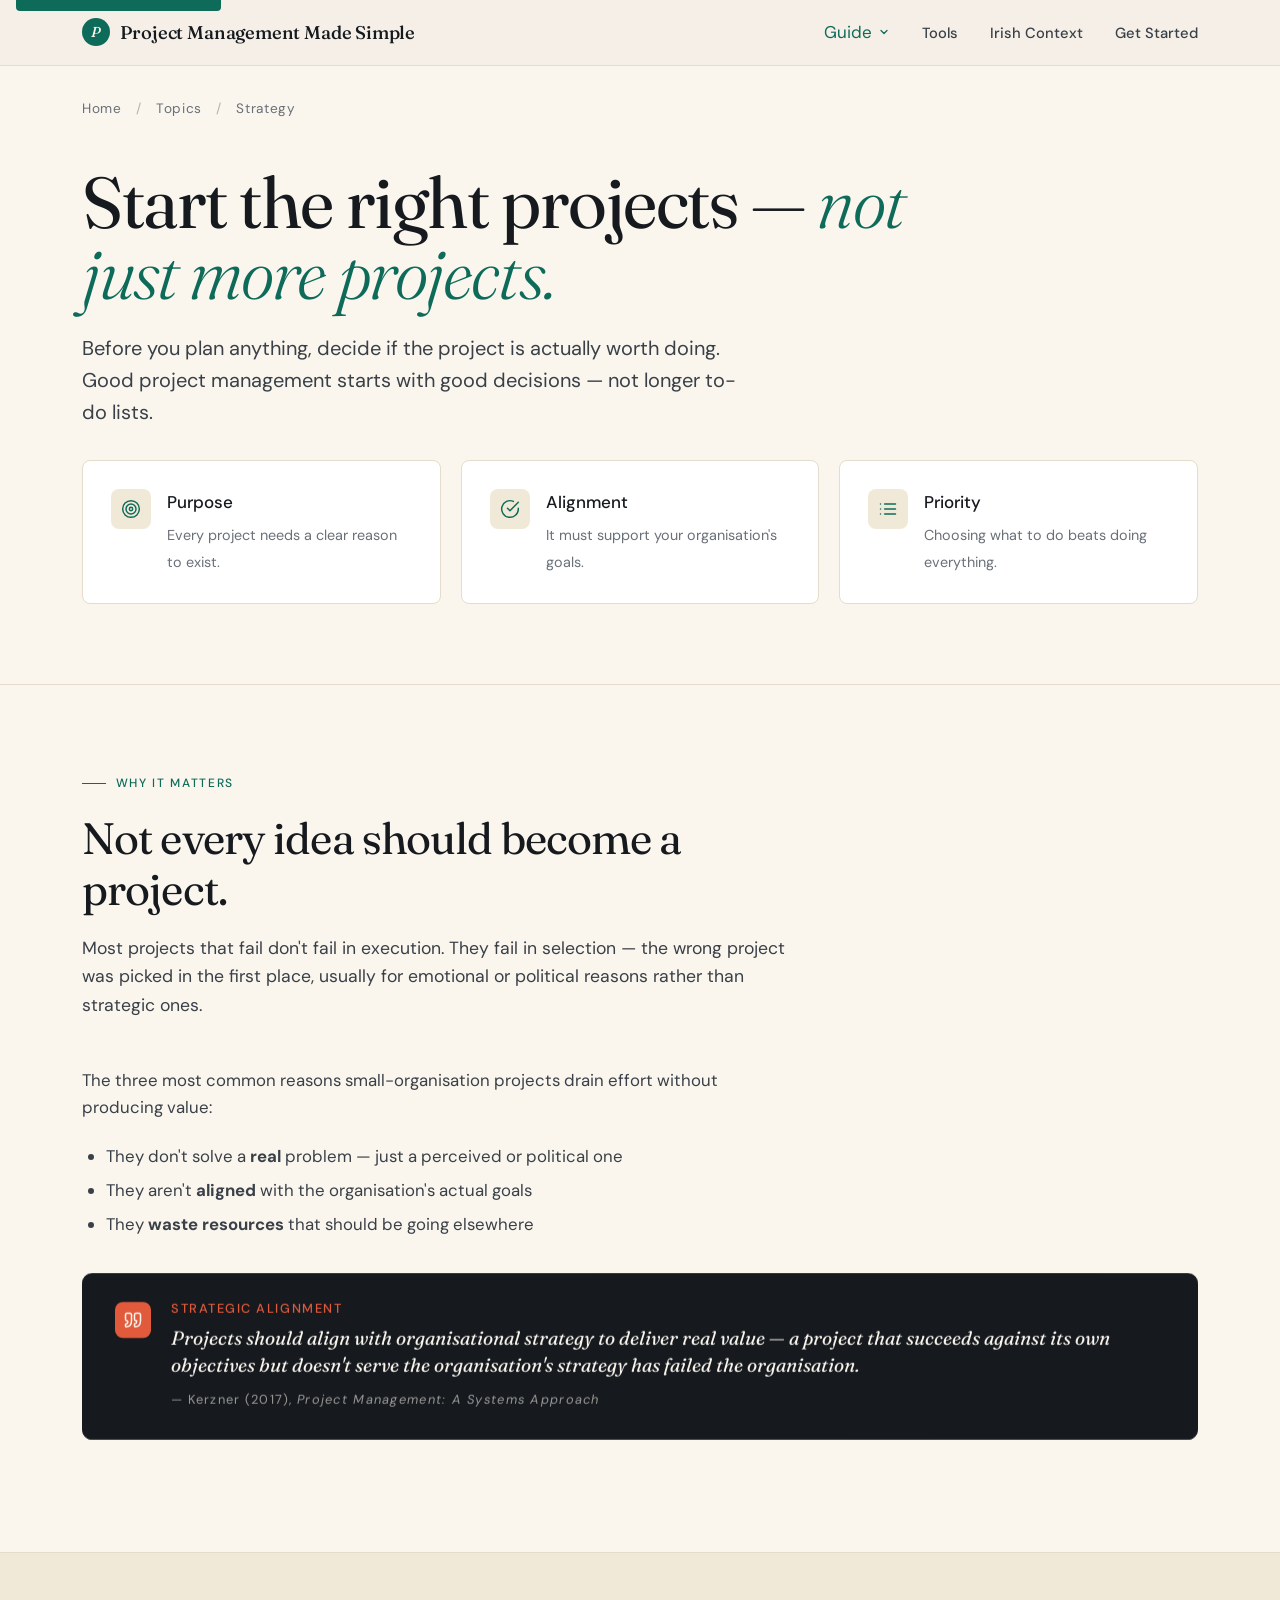
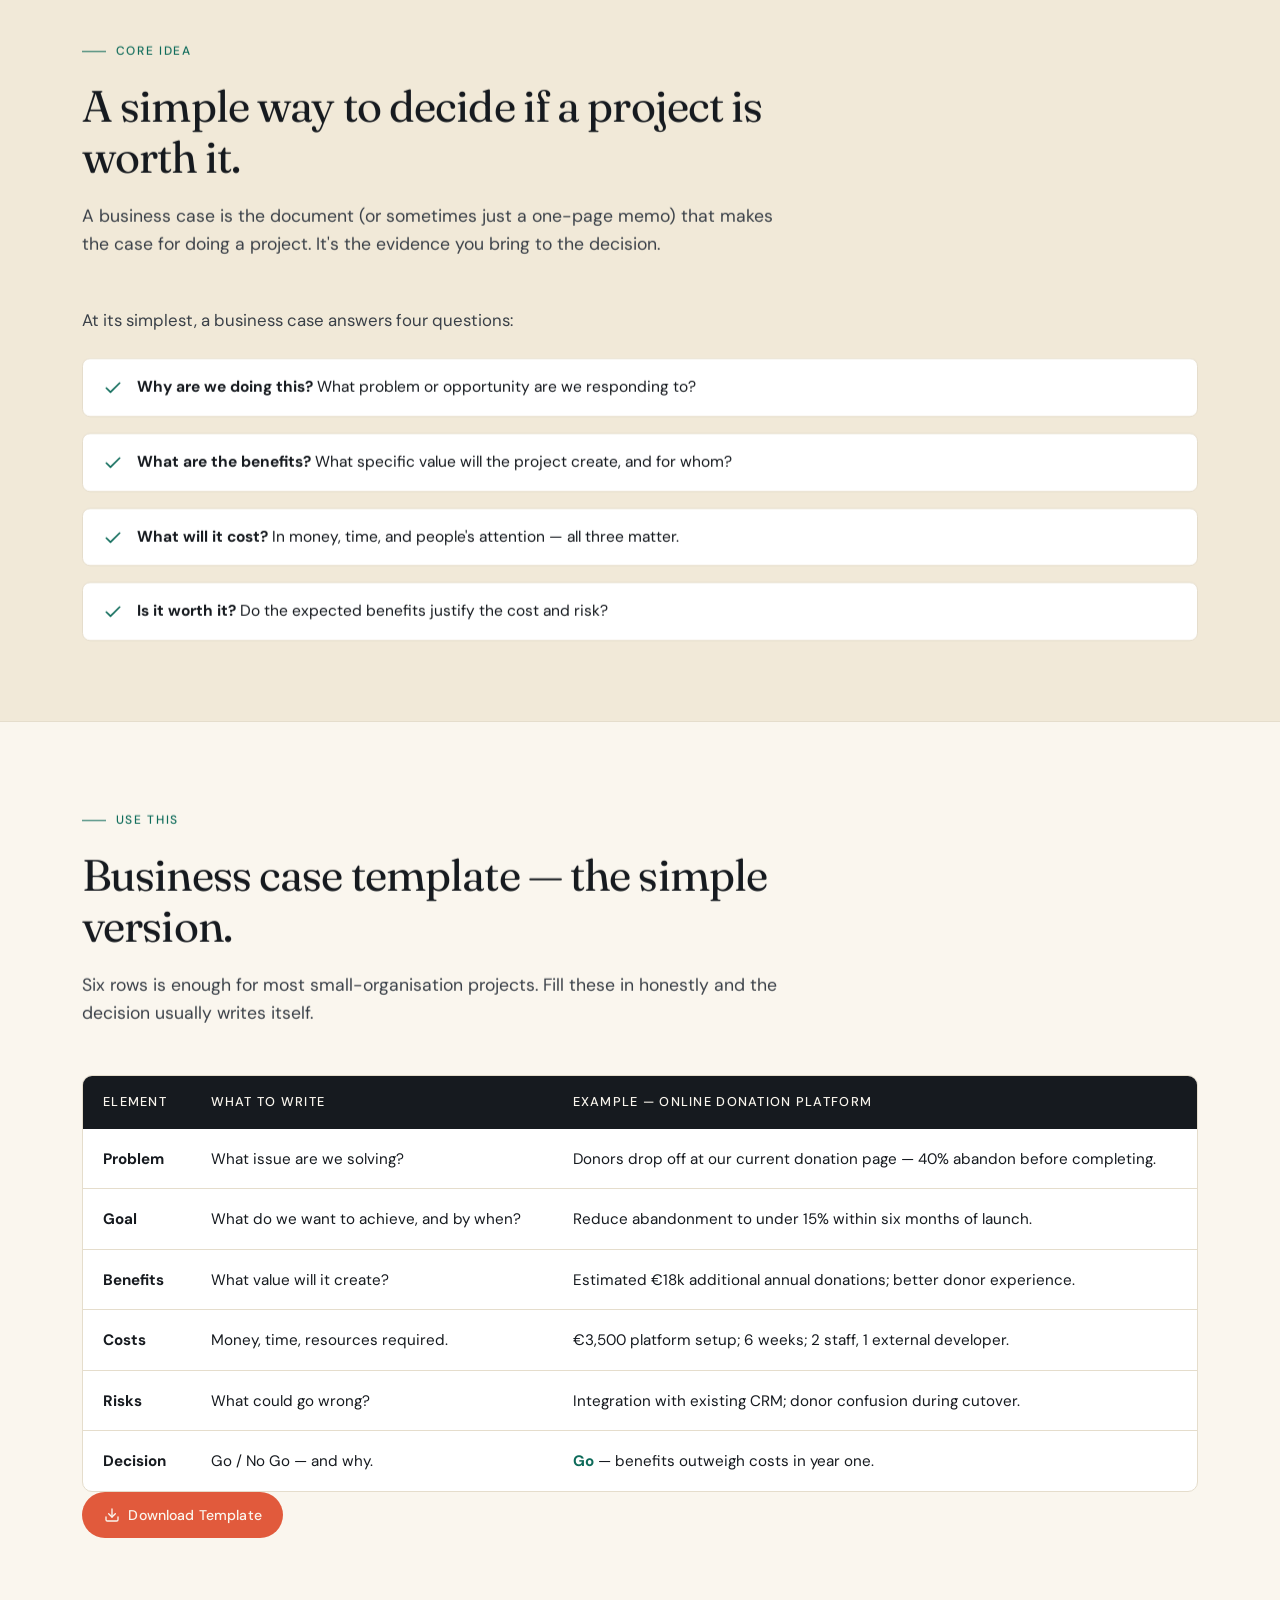
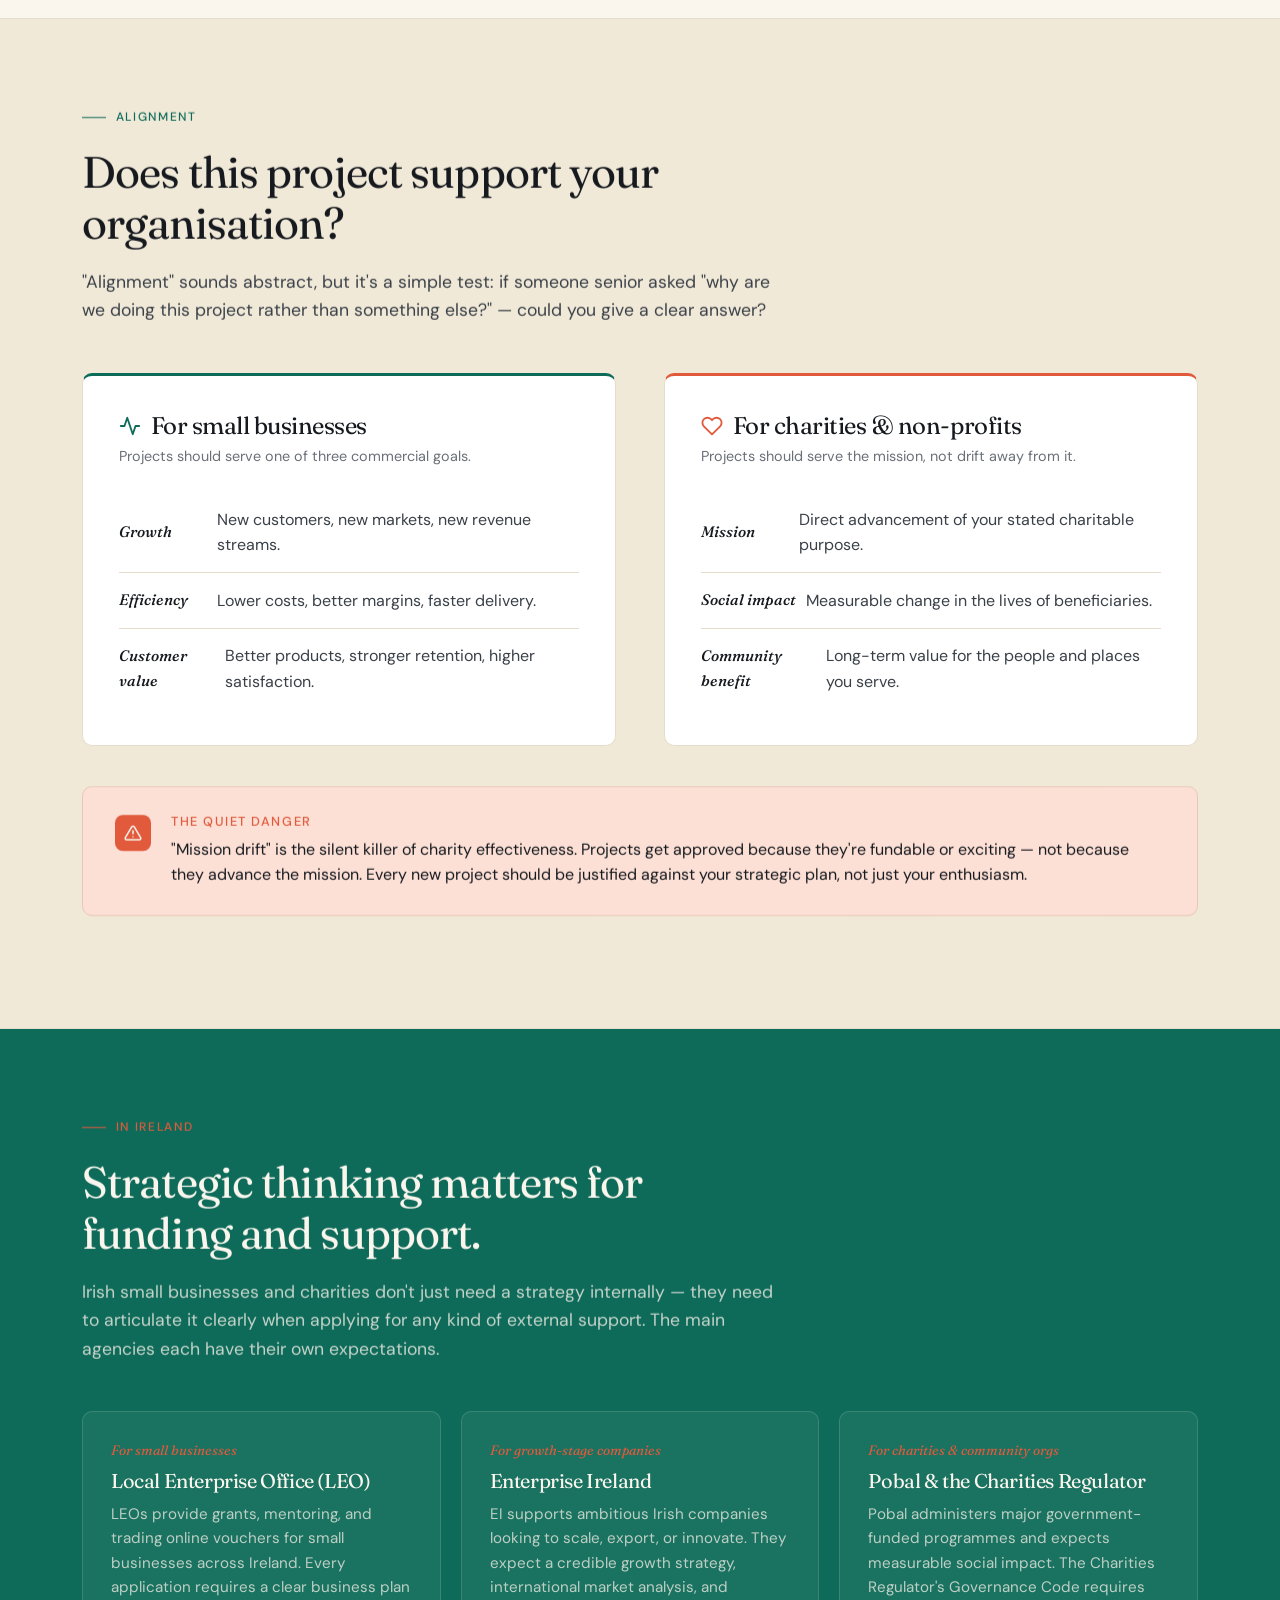
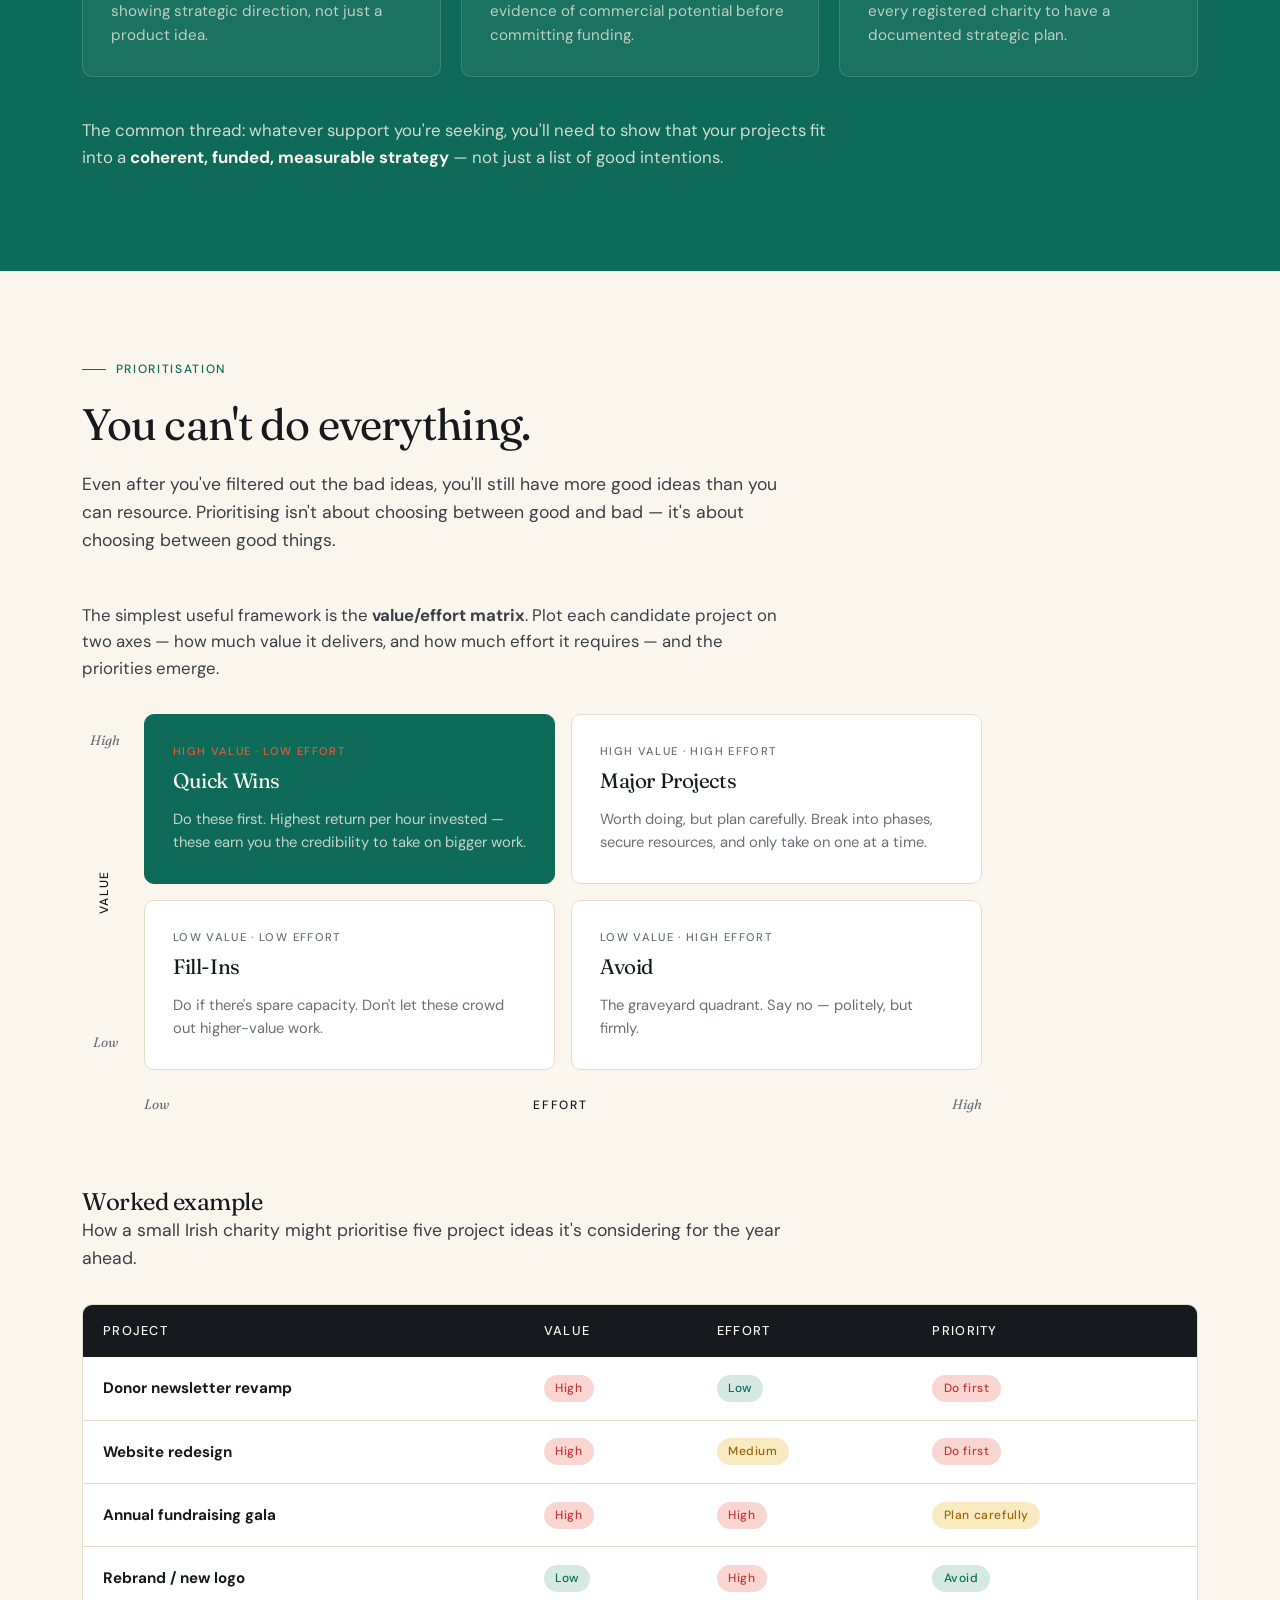
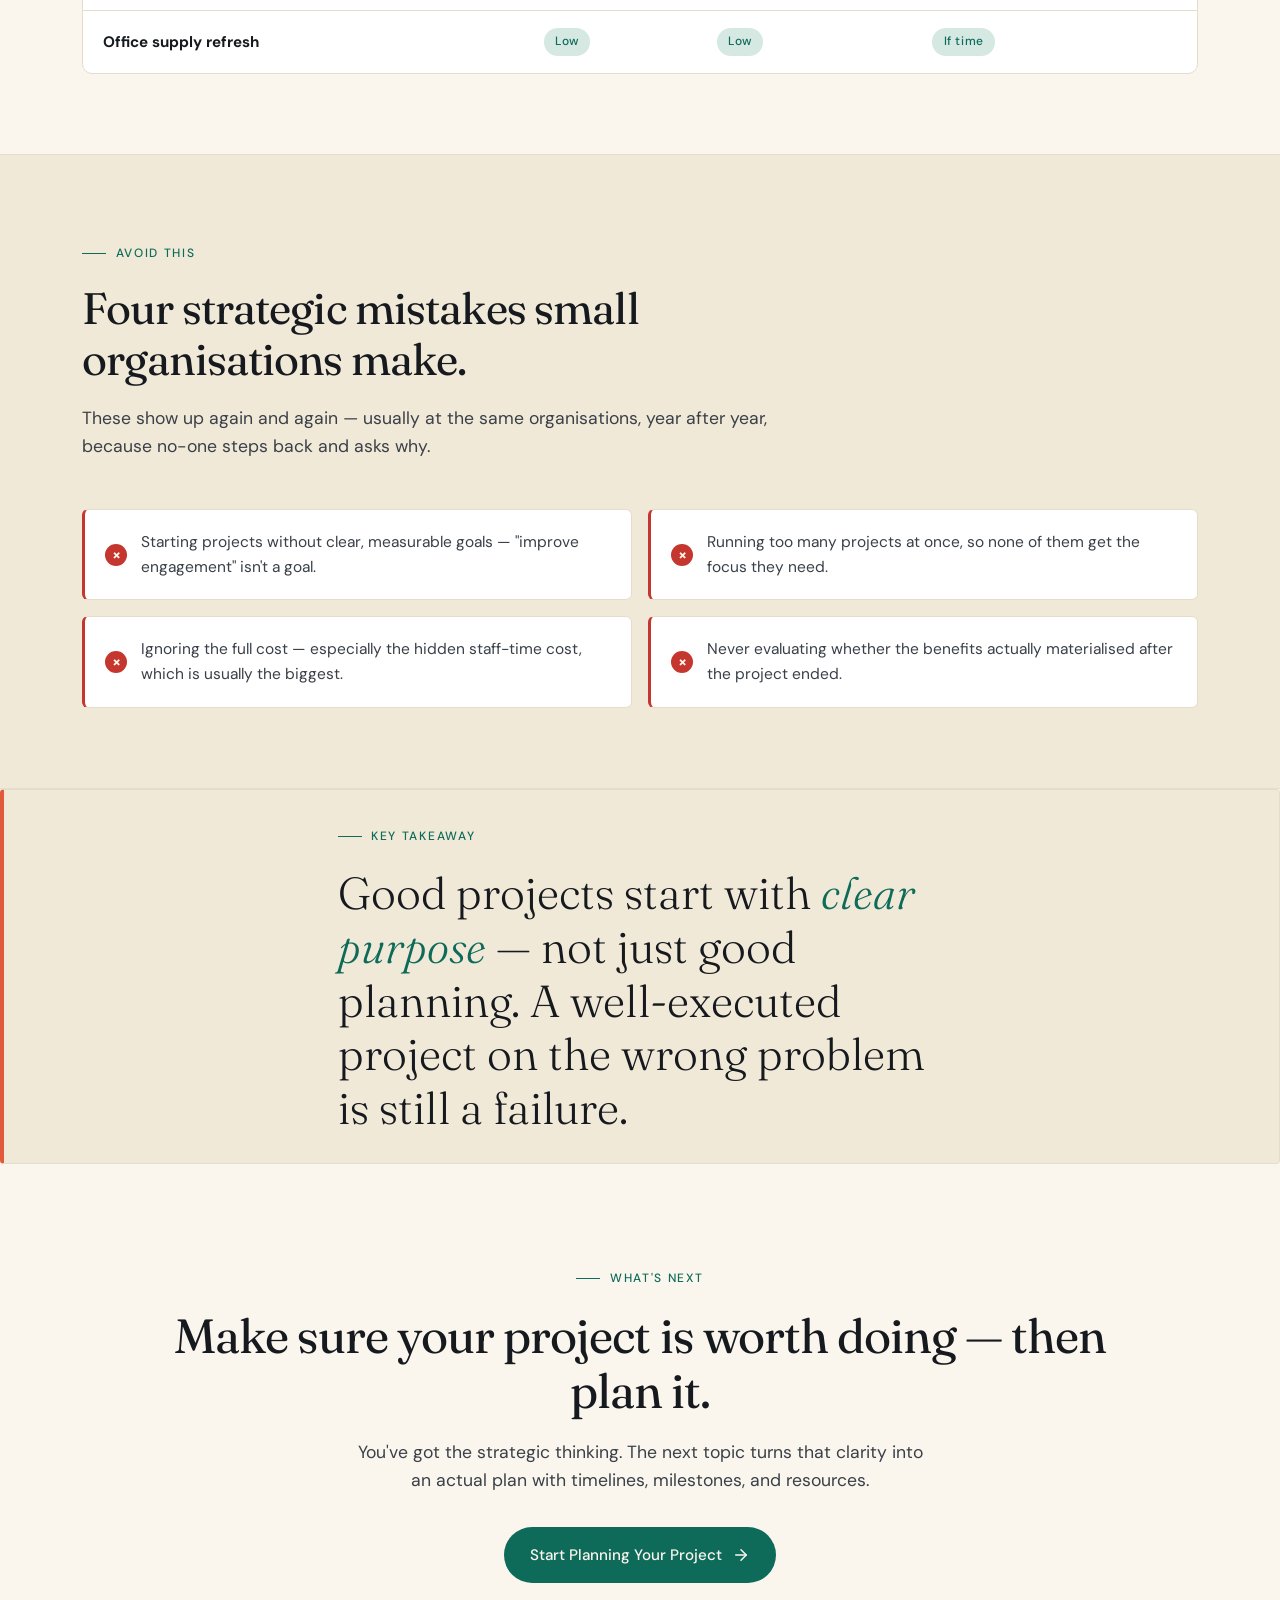
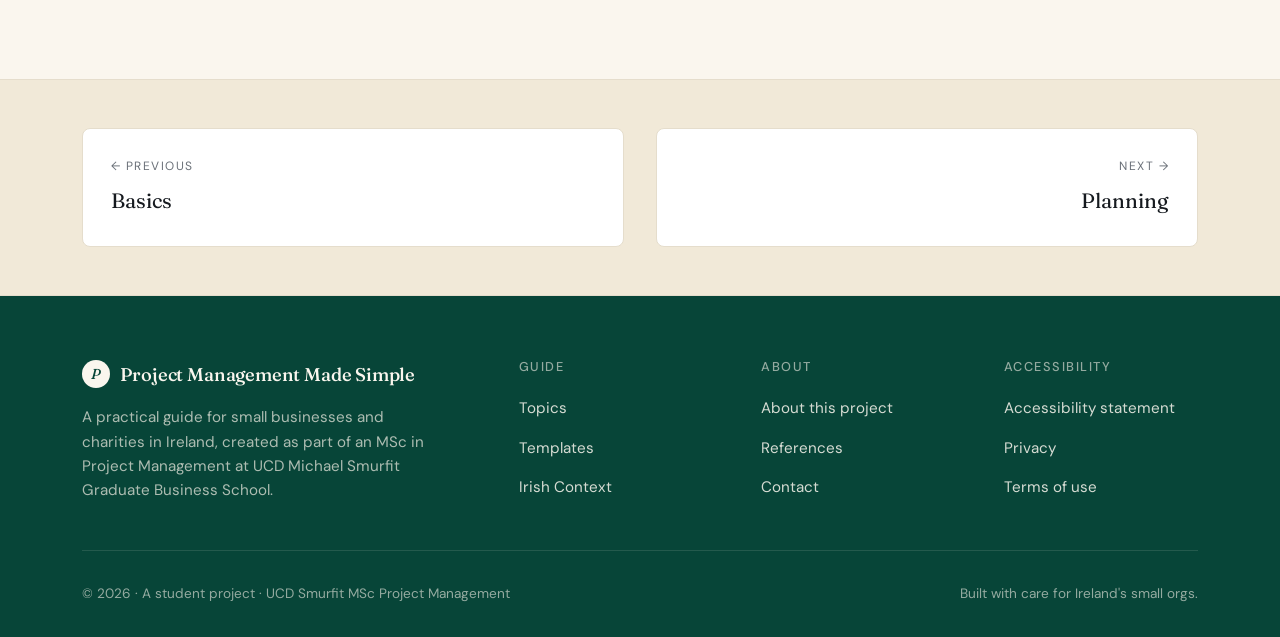
<file: strategy.html>
<!DOCTYPE html>
<html lang="en" class="no-js">
<head>
<meta charset="UTF-8">
<meta name="viewport" content="width=device-width, initial-scale=1.0">
<title>Strategy — Project Management Made Simple</title>
<meta name="description" content="A practical guide to project strategy for small businesses and charities in Ireland. Deciding which projects are worth doing, building a business case, and prioritising what matters.">
<link rel="preconnect" href="https://fonts.googleapis.com">
<link rel="preconnect" href="https://fonts.gstatic.com" crossorigin>
<link href="https://fonts.googleapis.com/css2?family=Fraunces:ital,opsz,wght@0,9..144,300..900;1,9..144,300..900&family=DM+Sans:ital,opsz,wght@0,9..40,300..700;1,9..40,300..700&display=swap" rel="stylesheet">
<link rel="stylesheet" href="styles.css?v=7">
<script>
/* Page-fade — see styles.css §52, fade-in trigger */
document.documentElement.classList.remove('no-js');
document.addEventListener('DOMContentLoaded', function() {
  // Use rAF to ensure the opacity:0 state has been painted before flipping
  requestAnimationFrame(function() {
    requestAnimationFrame(function() {
      document.body.classList.add('is-loaded');
    });
  });
});
</script>
</head>
<body>

<a href="#main" class="skip-link">Skip to main content</a>

<header class="site">
  <div class="nav">
    <a href="index.html" class="brand">
      <span class="brand-mark">P</span>
      Project Management Made Simple
    </a>
    <ul>
      <li class="nav-dropdown">
        <button type="button" class="nav-dropdown-trigger is-active" aria-expanded="false" aria-haspopup="true" aria-controls="nav-guide-menu">
          Guide
          <svg class="nav-chevron" width="12" height="12" viewBox="0 0 24 24" fill="none" stroke="currentColor" stroke-width="2.5" stroke-linecap="round" stroke-linejoin="round" aria-hidden="true"><polyline points="6 9 12 15 18 9"/></svg>
        </button>
        <ul class="nav-dropdown-menu" id="nav-guide-menu" role="menu">
          <li><a href="basics.html">Basics</a></li>
          <li><a href="strategy.html" class="is-active" aria-current="page">Strategy</a></li>
          <li><a href="planning.html">Planning</a></li>
          <li><a href="people.html">People</a></li>
          <li><a href="risk-ethics-governance.html">Risk &amp; Governance</a></li>
          <li><a href="delivery.html">Delivery</a></li>
          <li><a href="sustainability.html">Sustainability</a></li>
        </ul>
      </li>
      <li><a href="index.html#tools">Tools</a></li>
      <li><a href="index.html#ireland">Irish Context</a></li>
      <li><a href="index.html#start">Get Started</a></li>
    </ul>
  </div>
</header>

<main id="main">

  <!-- Breadcrumb -->
  <div class="container">
    <div class="breadcrumb">
      <a href="index.html">Home</a>
      <span class="sep">/</span>
      <a href="index.html#topics">Topics</a>
      <span class="sep">/</span>
      Strategy
    </div>
  </div>

  <!-- Page hero -->
  <section class="page-hero">
    <div class="container">
      <h1>Start the right projects — <em>not just more projects.</em></h1>
      <p class="lede">Before you plan anything, decide if the project is actually worth doing. Good project management starts with good decisions — not longer to-do lists.</p>

      <div class="pillars">
        <div class="pillar">
          <div class="pillar-icon">
            <svg width="20" height="20" viewBox="0 0 24 24" fill="none" stroke="currentColor" stroke-width="1.75" stroke-linecap="round" stroke-linejoin="round" aria-hidden="true"><circle cx="12" cy="12" r="10"/><circle cx="12" cy="12" r="6"/><circle cx="12" cy="12" r="2"/></svg>
          </div>
          <div>
            <strong>Purpose</strong>
            <span>Every project needs a clear reason to exist.</span>
          </div>
        </div>
        <div class="pillar">
          <div class="pillar-icon">
            <svg width="20" height="20" viewBox="0 0 24 24" fill="none" stroke="currentColor" stroke-width="1.75" stroke-linecap="round" stroke-linejoin="round" aria-hidden="true"><path d="M22 11.08V12a10 10 0 1 1-5.93-9.14"/><polyline points="22 4 12 14.01 9 11.01"/></svg>
          </div>
          <div>
            <strong>Alignment</strong>
            <span>It must support your organisation's goals.</span>
          </div>
        </div>
        <div class="pillar">
          <div class="pillar-icon">
            <svg width="20" height="20" viewBox="0 0 24 24" fill="none" stroke="currentColor" stroke-width="1.75" stroke-linecap="round" stroke-linejoin="round" aria-hidden="true"><line x1="8" y1="6" x2="21" y2="6"/><line x1="8" y1="12" x2="21" y2="12"/><line x1="8" y1="18" x2="21" y2="18"/><line x1="3" y1="6" x2="3.01" y2="6"/><line x1="3" y1="12" x2="3.01" y2="12"/><line x1="3" y1="18" x2="3.01" y2="18"/></svg>
          </div>
          <div>
            <strong>Priority</strong>
            <span>Choosing what to do beats doing everything.</span>
          </div>
        </div>
      </div>
    </div>
  </section>

  <!-- Why strategy matters -->
  <section id="why">
    <div class="container">
      <div class="section-head">
        <span class="eyebrow">Why it matters</span>
        <h2>Not every idea should become a project.</h2>
        <p>Most projects that fail don't fail in execution. They fail in selection — the wrong project was picked in the first place, usually for emotional or political reasons rather than strategic ones.</p>
      </div>

      <div class="prose">
        <p>The three most common reasons small-organisation projects drain effort without producing value:</p>
        <ul>
          <li>They don't solve a <strong>real</strong> problem — just a perceived or political one</li>
          <li>They aren't <strong>aligned</strong> with the organisation's actual goals</li>
          <li>They <strong>waste resources</strong> that should be going elsewhere</li>
        </ul>
      </div>

      <div class="callout citation">
        <div class="callout-icon">
          <svg width="18" height="18" viewBox="0 0 24 24" fill="none" stroke="currentColor" stroke-width="2" stroke-linecap="round" aria-hidden="true"><path d="M3 21c3 0 7-1 7-8V5c0-1.25-.756-2.017-2-2H4c-1.25 0-2 .75-2 1.972V11c0 1.25.75 2 2 2 1 0 1 0 1 1v1c0 1-1 2-2 2s-1 .008-1 1.031V20c0 1 0 1 1 1z"/><path d="M15 21c3 0 7-1 7-8V5c0-1.25-.757-2.017-2-2h-4c-1.25 0-2 .75-2 1.972V11c0 1.25.75 2 2 2h.75c0 2.25.25 4-2.75 4v3c0 1 0 1 1 1z"/></svg>
        </div>
        <div>
          <h4>Strategic alignment</h4>
          <p>Projects should align with organisational strategy to deliver real value — a project that succeeds against its own objectives but doesn't serve the organisation's strategy has failed the organisation.</p>
          <cite>— Kerzner (2017), <em>Project Management: A Systems Approach</em></cite>
        </div>
      </div>
    </div>
  </section>

  <!-- What is a business case -->
  <section style="background: var(--bg-alt); border-top: 1px solid var(--line); border-bottom: 1px solid var(--line);" id="business-case">
    <div class="container">
      <div class="section-head">
        <span class="eyebrow">Core idea</span>
        <h2>A simple way to decide if a project is worth it.</h2>
        <p>A business case is the document (or sometimes just a one-page memo) that makes the case for doing a project. It's the evidence you bring to the decision.</p>
      </div>

      <div class="prose">
        <p>At its simplest, a business case answers four questions:</p>
      </div>

      <ul class="check-list">
        <li>
          <svg width="20" height="20" viewBox="0 0 24 24" fill="none" stroke="currentColor" stroke-width="2" stroke-linecap="round" stroke-linejoin="round" aria-hidden="true"><polyline points="20 6 9 17 4 12"/></svg>
          <span><strong>Why are we doing this?</strong> What problem or opportunity are we responding to?</span>
        </li>
        <li>
          <svg width="20" height="20" viewBox="0 0 24 24" fill="none" stroke="currentColor" stroke-width="2" stroke-linecap="round" stroke-linejoin="round" aria-hidden="true"><polyline points="20 6 9 17 4 12"/></svg>
          <span><strong>What are the benefits?</strong> What specific value will the project create, and for whom?</span>
        </li>
        <li>
          <svg width="20" height="20" viewBox="0 0 24 24" fill="none" stroke="currentColor" stroke-width="2" stroke-linecap="round" stroke-linejoin="round" aria-hidden="true"><polyline points="20 6 9 17 4 12"/></svg>
          <span><strong>What will it cost?</strong> In money, time, and people's attention — all three matter.</span>
        </li>
        <li>
          <svg width="20" height="20" viewBox="0 0 24 24" fill="none" stroke="currentColor" stroke-width="2" stroke-linecap="round" stroke-linejoin="round" aria-hidden="true"><polyline points="20 6 9 17 4 12"/></svg>
          <span><strong>Is it worth it?</strong> Do the expected benefits justify the cost and risk?</span>
        </li>
      </ul>
    </div>
  </section>

  <!-- Business case template -->
  <section id="template">
    <div class="container">
      <div class="section-head">
        <span class="eyebrow">Use this</span>
        <h2>Business case template — the simple version.</h2>
        <p>Six rows is enough for most small-organisation projects. Fill these in honestly and the decision usually writes itself.</p>
      </div>

      <div class="register-wrap">
        <table class="register">
          <thead>
            <tr>
              <th>Element</th>
              <th>What to write</th>
              <th>Example — online donation platform</th>
            </tr>
          </thead>
          <tbody>
            <tr>
              <td data-label="Element"><strong>Problem</strong></td>
              <td data-label="What to write">What issue are we solving?</td>
              <td data-label="Example">Donors drop off at our current donation page — 40% abandon before completing.</td>
            </tr>
            <tr>
              <td data-label="Element"><strong>Goal</strong></td>
              <td data-label="What to write">What do we want to achieve, and by when?</td>
              <td data-label="Example">Reduce abandonment to under 15% within six months of launch.</td>
            </tr>
            <tr>
              <td data-label="Element"><strong>Benefits</strong></td>
              <td data-label="What to write">What value will it create?</td>
              <td data-label="Example">Estimated €18k additional annual donations; better donor experience.</td>
            </tr>
            <tr>
              <td data-label="Element"><strong>Costs</strong></td>
              <td data-label="What to write">Money, time, resources required.</td>
              <td data-label="Example">€3,500 platform setup; 6 weeks; 2 staff, 1 external developer.</td>
            </tr>
            <tr>
              <td data-label="Element"><strong>Risks</strong></td>
              <td data-label="What to write">What could go wrong?</td>
              <td data-label="Example">Integration with existing CRM; donor confusion during cutover.</td>
            </tr>
            <tr>
              <td data-label="Element"><strong>Decision</strong></td>
              <td data-label="What to write">Go / No Go — and why.</td>
              <td data-label="Example"><strong style="color: var(--forest);">Go</strong> — benefits outweigh costs in year one.</td>
            </tr>
          </tbody>
        </table>
      </div>

      <a href="templates/business-case-template.xlsx" download class="btn-download">
        <svg width="16" height="16" viewBox="0 0 24 24" fill="none" stroke="currentColor" stroke-width="2" stroke-linecap="round" stroke-linejoin="round" aria-hidden="true"><path d="M21 15v4a2 2 0 0 1-2 2H5a2 2 0 0 1-2-2v-4"/><polyline points="7 10 12 15 17 10"/><line x1="12" y1="15" x2="12" y2="3"/></svg>
        Download Template
      </a>
    </div>
  </section>

  <!-- Alignment with goals -->
  <section style="background: var(--bg-alt); border-top: 1px solid var(--line); border-bottom: 1px solid var(--line);" id="alignment">
    <div class="container">
      <div class="section-head">
        <span class="eyebrow">Alignment</span>
        <h2>Does this project support your organisation?</h2>
        <p>"Alignment" sounds abstract, but it's a simple test: if someone senior asked "why are we doing this project rather than something else?" — could you give a clear answer?</p>
      </div>

      <div class="two-col">
        <div class="vs-card project">
          <h3>
            <svg width="22" height="22" viewBox="0 0 24 24" fill="none" stroke="currentColor" stroke-width="2" stroke-linecap="round" stroke-linejoin="round" aria-hidden="true"><polyline points="22 12 18 12 15 21 9 3 6 12 2 12"/></svg>
            For small businesses
          </h3>
          <p class="vs-sub">Projects should serve one of three commercial goals.</p>
          <ul>
            <li><strong>Growth</strong><span>New customers, new markets, new revenue streams.</span></li>
            <li><strong>Efficiency</strong><span>Lower costs, better margins, faster delivery.</span></li>
            <li><strong>Customer value</strong><span>Better products, stronger retention, higher satisfaction.</span></li>
          </ul>
        </div>
        <div class="vs-card daily">
          <h3>
            <svg width="22" height="22" viewBox="0 0 24 24" fill="none" stroke="currentColor" stroke-width="2" stroke-linecap="round" stroke-linejoin="round" aria-hidden="true"><path d="M20.84 4.61a5.5 5.5 0 0 0-7.78 0L12 5.67l-1.06-1.06a5.5 5.5 0 0 0-7.78 7.78l1.06 1.06L12 21.23l7.78-7.78 1.06-1.06a5.5 5.5 0 0 0 0-7.78z"/></svg>
            For charities &amp; non-profits
          </h3>
          <p class="vs-sub">Projects should serve the mission, not drift away from it.</p>
          <ul>
            <li><strong>Mission</strong><span>Direct advancement of your stated charitable purpose.</span></li>
            <li><strong>Social impact</strong><span>Measurable change in the lives of beneficiaries.</span></li>
            <li><strong>Community benefit</strong><span>Long-term value for the people and places you serve.</span></li>
          </ul>
        </div>
      </div>

      <div class="callout warn" style="margin-top: 2.5rem;">
        <div class="callout-icon">
          <svg width="18" height="18" viewBox="0 0 24 24" fill="none" stroke="currentColor" stroke-width="2" stroke-linecap="round" stroke-linejoin="round" aria-hidden="true"><path d="M10.29 3.86L1.82 18a2 2 0 0 0 1.71 3h16.94a2 2 0 0 0 1.71-3L13.71 3.86a2 2 0 0 0-3.42 0z"/><line x1="12" y1="9" x2="12" y2="13"/><line x1="12" y1="17" x2="12.01" y2="17"/></svg>
        </div>
        <div>
          <h4>The quiet danger</h4>
          <p>"Mission drift" is the silent killer of charity effectiveness. Projects get approved because they're fundable or exciting — not because they advance the mission. Every new project should be justified against your strategic plan, not just your enthusiasm.</p>
        </div>
      </div>
    </div>
  </section>

  <!-- Irish context -->
  <section class="irish-gov" id="irish-context">
    <div class="container">
      <div class="section-head">
        <span class="eyebrow">In Ireland</span>
        <h2>Strategic thinking matters for funding and support.</h2>
        <p>Irish small businesses and charities don't just need a strategy internally — they need to articulate it clearly when applying for any kind of external support. The main agencies each have their own expectations.</p>
      </div>

      <div class="charity-grid">
        <div class="charity-item">
          <span class="marker">For small businesses</span>
          <h4>Local Enterprise Office (LEO)</h4>
          <p>LEOs provide grants, mentoring, and trading online vouchers for small businesses across Ireland. Every application requires a clear business plan showing strategic direction, not just a product idea.</p>
        </div>
        <div class="charity-item">
          <span class="marker">For growth-stage companies</span>
          <h4>Enterprise Ireland</h4>
          <p>EI supports ambitious Irish companies looking to scale, export, or innovate. They expect a credible growth strategy, international market analysis, and evidence of commercial potential before committing funding.</p>
        </div>
        <div class="charity-item">
          <span class="marker">For charities &amp; community orgs</span>
          <h4>Pobal &amp; the Charities Regulator</h4>
          <p>Pobal administers major government-funded programmes and expects measurable social impact. The Charities Regulator's Governance Code requires every registered charity to have a documented strategic plan.</p>
        </div>
      </div>

      <div class="prose" style="margin-top: 2.5rem;">
        <p style="color: rgba(244,239,230,0.85); max-width: 48rem;">The common thread: whatever support you're seeking, you'll need to show that your projects fit into a <strong style="color: var(--bg);">coherent, funded, measurable strategy</strong> — not just a list of good intentions.</p>
      </div>
    </div>
  </section>

  <!-- Prioritising -->
  <section id="priority">
    <div class="container">
      <div class="section-head">
        <span class="eyebrow">Prioritisation</span>
        <h2>You can't do everything.</h2>
        <p>Even after you've filtered out the bad ideas, you'll still have more good ideas than you can resource. Prioritising isn't about choosing between good and bad — it's about choosing between good things.</p>
      </div>

      <div class="prose">
        <p>The simplest useful framework is the <strong>value/effort matrix</strong>. Plot each candidate project on two axes — how much value it delivers, and how much effort it requires — and the priorities emerge.</p>
      </div>

      <div class="matrix-wrap" role="figure" aria-label="Value/Effort prioritisation matrix">
        <div class="matrix-y">
          <span class="tick">High</span>
          <span class="axis">Value</span>
          <span class="tick">Low</span>
        </div>
        <div class="matrix">
          <div class="quadrant priority">
            <span class="q-coord">High Value · Low Effort</span>
            <h3>Quick Wins</h3>
            <p>Do these first. Highest return per hour invested — these earn you the credibility to take on bigger work.</p>
          </div>
          <div class="quadrant">
            <span class="q-coord">High Value · High Effort</span>
            <h3>Major Projects</h3>
            <p>Worth doing, but plan carefully. Break into phases, secure resources, and only take on one at a time.</p>
          </div>
          <div class="quadrant">
            <span class="q-coord">Low Value · Low Effort</span>
            <h3>Fill-Ins</h3>
            <p>Do if there's spare capacity. Don't let these crowd out higher-value work.</p>
          </div>
          <div class="quadrant">
            <span class="q-coord">Low Value · High Effort</span>
            <h3>Avoid</h3>
            <p>The graveyard quadrant. Say no — politely, but firmly.</p>
          </div>
        </div>
        <div class="matrix-x">
          <span class="tick">Low</span>
          <span class="axis">Effort</span>
          <span class="tick">High</span>
        </div>
      </div>

      <div class="section-head" style="margin-top: 4rem; margin-bottom: 1rem;">
        <h3 style="font-size: 1.5rem;">Worked example</h3>
        <p>How a small Irish charity might prioritise five project ideas it's considering for the year ahead.</p>
      </div>

      <div class="register-wrap">
        <table class="register">
          <thead>
            <tr>
              <th>Project</th>
              <th>Value</th>
              <th>Effort</th>
              <th>Priority</th>
            </tr>
          </thead>
          <tbody>
            <tr>
              <td data-label="Project"><strong>Donor newsletter revamp</strong></td>
              <td data-label="Value"><span class="badge badge-high">High</span></td>
              <td data-label="Effort"><span class="badge badge-low">Low</span></td>
              <td data-label="Priority"><span class="badge badge-high">Do first</span></td>
            </tr>
            <tr>
              <td data-label="Project"><strong>Website redesign</strong></td>
              <td data-label="Value"><span class="badge badge-high">High</span></td>
              <td data-label="Effort"><span class="badge badge-med">Medium</span></td>
              <td data-label="Priority"><span class="badge badge-high">Do first</span></td>
            </tr>
            <tr>
              <td data-label="Project"><strong>Annual fundraising gala</strong></td>
              <td data-label="Value"><span class="badge badge-high">High</span></td>
              <td data-label="Effort"><span class="badge badge-high">High</span></td>
              <td data-label="Priority"><span class="badge badge-med">Plan carefully</span></td>
            </tr>
            <tr>
              <td data-label="Project"><strong>Rebrand / new logo</strong></td>
              <td data-label="Value"><span class="badge badge-low">Low</span></td>
              <td data-label="Effort"><span class="badge badge-high">High</span></td>
              <td data-label="Priority"><span class="badge badge-low">Avoid</span></td>
            </tr>
            <tr>
              <td data-label="Project"><strong>Office supply refresh</strong></td>
              <td data-label="Value"><span class="badge badge-low">Low</span></td>
              <td data-label="Effort"><span class="badge badge-low">Low</span></td>
              <td data-label="Priority"><span class="badge badge-low">If time</span></td>
            </tr>
          </tbody>
        </table>
      </div>
    </div>
  </section>

  <!-- Common mistakes -->
  <section style="background: var(--bg-alt); border-top: 1px solid var(--line); border-bottom: 1px solid var(--line);">
    <div class="container">
      <div class="section-head">
        <span class="eyebrow">Avoid this</span>
        <h2>Four strategic mistakes small organisations make.</h2>
        <p>These show up again and again — usually at the same organisations, year after year, because no-one steps back and asks why.</p>
      </div>

      <div class="mistakes-grid">
        <div class="mistake">Starting projects without clear, measurable goals — "improve engagement" isn't a goal.</div>
        <div class="mistake">Running too many projects at once, so none of them get the focus they need.</div>
        <div class="mistake">Ignoring the full cost — especially the hidden staff-time cost, which is usually the biggest.</div>
        <div class="mistake">Never evaluating whether the benefits actually materialised after the project ended.</div>
      </div>
    </div>
  </section>

  <!-- Key takeaway -->
  <section class="takeaway">
    <div class="container">
      <span class="eyebrow">Key takeaway</span>
      <blockquote>
        Good projects start with <em>clear purpose</em> — not just good planning. A well-executed project on the wrong problem is still a failure.
      </blockquote>
    </div>
  </section>

  <!-- CTA -->
  <section style="text-align: center; padding: 6rem 0;">
    <div class="container">
      <span class="eyebrow" style="justify-content: center;">What's next</span>
      <h2 style="font-size: clamp(2rem, 4vw, 3rem); margin-bottom: 1.25rem; max-width: 32ch; margin-left: auto; margin-right: auto;">Make sure your project is worth doing — then plan it.</h2>
      <p style="font-size: 1.1rem; color: var(--ink-soft); max-width: 36rem; margin: 0 auto 2rem;">You've got the strategic thinking. The next topic turns that clarity into an actual plan with timelines, milestones, and resources.</p>
      <a href="planning.html" class="btn btn-primary">
        Start Planning Your Project
        <svg class="arrow" width="18" height="18" viewBox="0 0 24 24" fill="none" stroke="currentColor" stroke-width="2" stroke-linecap="round" stroke-linejoin="round" aria-hidden="true"><line x1="5" y1="12" x2="19" y2="12"/><polyline points="12 5 19 12 12 19"/></svg>
      </a>
    </div>
  </section>

  <!-- Topic nav -->
  <section class="chapter-nav">
    <div class="container">
      <div class="chapter-nav-grid">
        <a href="basics.html" class="chapter-link">
          <span class="dir">← Previous</span>
          <strong>Basics</strong>
        </a>
        <a href="planning.html" class="chapter-link next">
          <span class="dir">Next →</span>
          <strong>Planning</strong>
        </a>
      </div>
    </div>
  </section>

</main>

<footer class="site">
  <div class="container">
    <div class="footer-grid">
      <div>
        <a href="index.html" class="brand">
          <span class="brand-mark">P</span>
          Project Management Made Simple
        </a>
        <p class="about">A practical guide for small businesses and charities in Ireland, created as part of an MSc in Project Management at UCD Michael Smurfit Graduate Business School.</p>
      </div>
      <div>
        <h4>Guide</h4>
        <ul>
          <li><a href="index.html#topics">Topics</a></li>
          <li><a href="index.html#tools">Templates</a></li>
          <li><a href="index.html#ireland">Irish Context</a></li>
        </ul>
      </div>
      <div>
        <h4>About</h4>
        <ul>
          <li><a href="#">About this project</a></li>
          <li><a href="references.html">References</a></li>
          <li><a href="#">Contact</a></li>
        </ul>
      </div>
      <div>
        <h4>Accessibility</h4>
        <ul>
          <li><a href="#">Accessibility statement</a></li>
          <li><a href="#">Privacy</a></li>
          <li><a href="#">Terms of use</a></li>
        </ul>
      </div>
    </div>
    <div class="footer-bottom">
      <span>© 2026 · A student project · UCD Smurfit MSc Project Management</span>
      <span>Built with care for Ireland's small orgs.</span>
    </div>
  </div>
</footer>

<script>
/* Scroll-reveal — see styles.css §51
   Auto-applies reveal to common section/card selectors. No data-reveal
   attributes needed in HTML. Add a selector below to extend reach. */
(function() {
  'use strict';

  // Bail early for reduced-motion users
  if (window.matchMedia && window.matchMedia('(prefers-reduced-motion: reduce)').matches) {
    return;
  }
  // Bail if IntersectionObserver isn't supported (very old browsers)
  if (!('IntersectionObserver' in window)) return;

  // Selectors that should reveal as they scroll into view
  var REVEAL_SELECTORS = [
    '.section-head',
    '.video-card-wrap',
    '.lifecycle-intro, .journey-intro',
    '.why-grid > *',
    '.topic-card',
    '.tool',
    '.journey-stage',
    '.audience-list > li',
    '.diff-grid > *',
    '.callout',
    '.takeaway:not(.takeaway-full)',
    '.quick-check-grid',
    '.tools-grid .tool',
    '.country-emblem',
    '.method-card',
    '.dimension-card',
    '.role-card',
    '.principle-card',
    '.example-card',
    '.check-list',
    '.stakeholder-table',
    '.ref-list',
    '.comparison-table',
    '.matrix',
    '.matrix-2x2',
    '.lifecycle-step'
  ].join(', ');

  // Hide eligible elements first (before observer fires) by adding the class
  // ONLY after we know we'll be doing this — keeps no-JS users safe.
  document.documentElement.classList.add('js-reveal');

  function setup() {
    var elements = document.querySelectorAll(REVEAL_SELECTORS);
    if (!elements.length) return;

    elements.forEach(function(el) {
      el.setAttribute('data-reveal', '');
    });

    // Reveal anything already in view at page load — prevents a flash where
    // hero content briefly appears hidden before the observer kicks in.
    var viewportHeight = window.innerHeight;
    elements.forEach(function(el) {
      var rect = el.getBoundingClientRect();
      if (rect.top < viewportHeight) {
        el.classList.add('is-visible');
      }
    });

    var observer = new IntersectionObserver(function(entries) {
      entries.forEach(function(entry) {
        if (entry.isIntersecting) {
          entry.target.classList.add('is-visible');
          observer.unobserve(entry.target);
        }
      });
    }, {
      rootMargin: '0px 0px -8% 0px',
      threshold: 0.05
    });

    elements.forEach(function(el) {
      // Don't observe ones already revealed
      if (!el.classList.contains('is-visible')) {
        observer.observe(el);
      }
    });
  }

  if (document.readyState === 'loading') {
    document.addEventListener('DOMContentLoaded', setup);
  } else {
    setup();
  }
})();
</script>

<script>
/* Page-fade — see styles.css §52, fade-out on internal navigation */
(function() {
  'use strict';
  // Skip for reduced-motion users
  if (window.matchMedia && window.matchMedia('(prefers-reduced-motion: reduce)').matches) return;

  var FADE_MS = 220;

  document.addEventListener('click', function(e) {
    var link = e.target.closest('a');
    if (!link) return;

    var href = link.getAttribute('href');
    if (!href) return;

    // Only intercept internal page navigations (.html files in this site)
    if (!/\.html(\?|#|$)/.test(href)) return;

    // Skip: external links, target=_blank, modifier keys, anchor on same page
    if (link.target && link.target !== '_self') return;
    if (e.metaKey || e.ctrlKey || e.shiftKey || e.altKey) return;
    if (link.hostname && link.hostname !== window.location.hostname) return;

    e.preventDefault();
    document.body.classList.remove('is-loaded');
    document.body.classList.add('is-leaving');
    setTimeout(function() { window.location.href = href; }, FADE_MS);
  });

  // Handle browser back/forward — fade in if returning to a cached page
  window.addEventListener('pageshow', function(e) {
    if (e.persisted) {
      document.body.classList.remove('is-leaving');
      document.body.classList.add('is-loaded');
    }
  });
})();
</script>
<script>
/* Nav dropdown — see styles.css §55 */
(function() {
  'use strict';
  var trigger = document.querySelector('.nav-dropdown-trigger');
  var menu    = document.getElementById('nav-guide-menu');
  if (!trigger || !menu) return;

  function open() {
    trigger.setAttribute('aria-expanded', 'true');
  }
  function close() {
    trigger.setAttribute('aria-expanded', 'false');
  }
  function isOpen() {
    return trigger.getAttribute('aria-expanded') === 'true';
  }

  // Toggle on trigger click
  trigger.addEventListener('click', function(e) {
    e.stopPropagation();
    if (isOpen()) close(); else open();
  });

  // Close when clicking anywhere outside
  document.addEventListener('click', function(e) {
    if (!isOpen()) return;
    if (e.target === trigger || trigger.contains(e.target)) return;
    if (menu.contains(e.target)) return;
    close();
  });

  // Close on Escape, return focus to trigger
  document.addEventListener('keydown', function(e) {
    if (e.key === 'Escape' && isOpen()) {
      close();
      trigger.focus();
    }
  });
})();
</script>

</body>
</html>
</file>
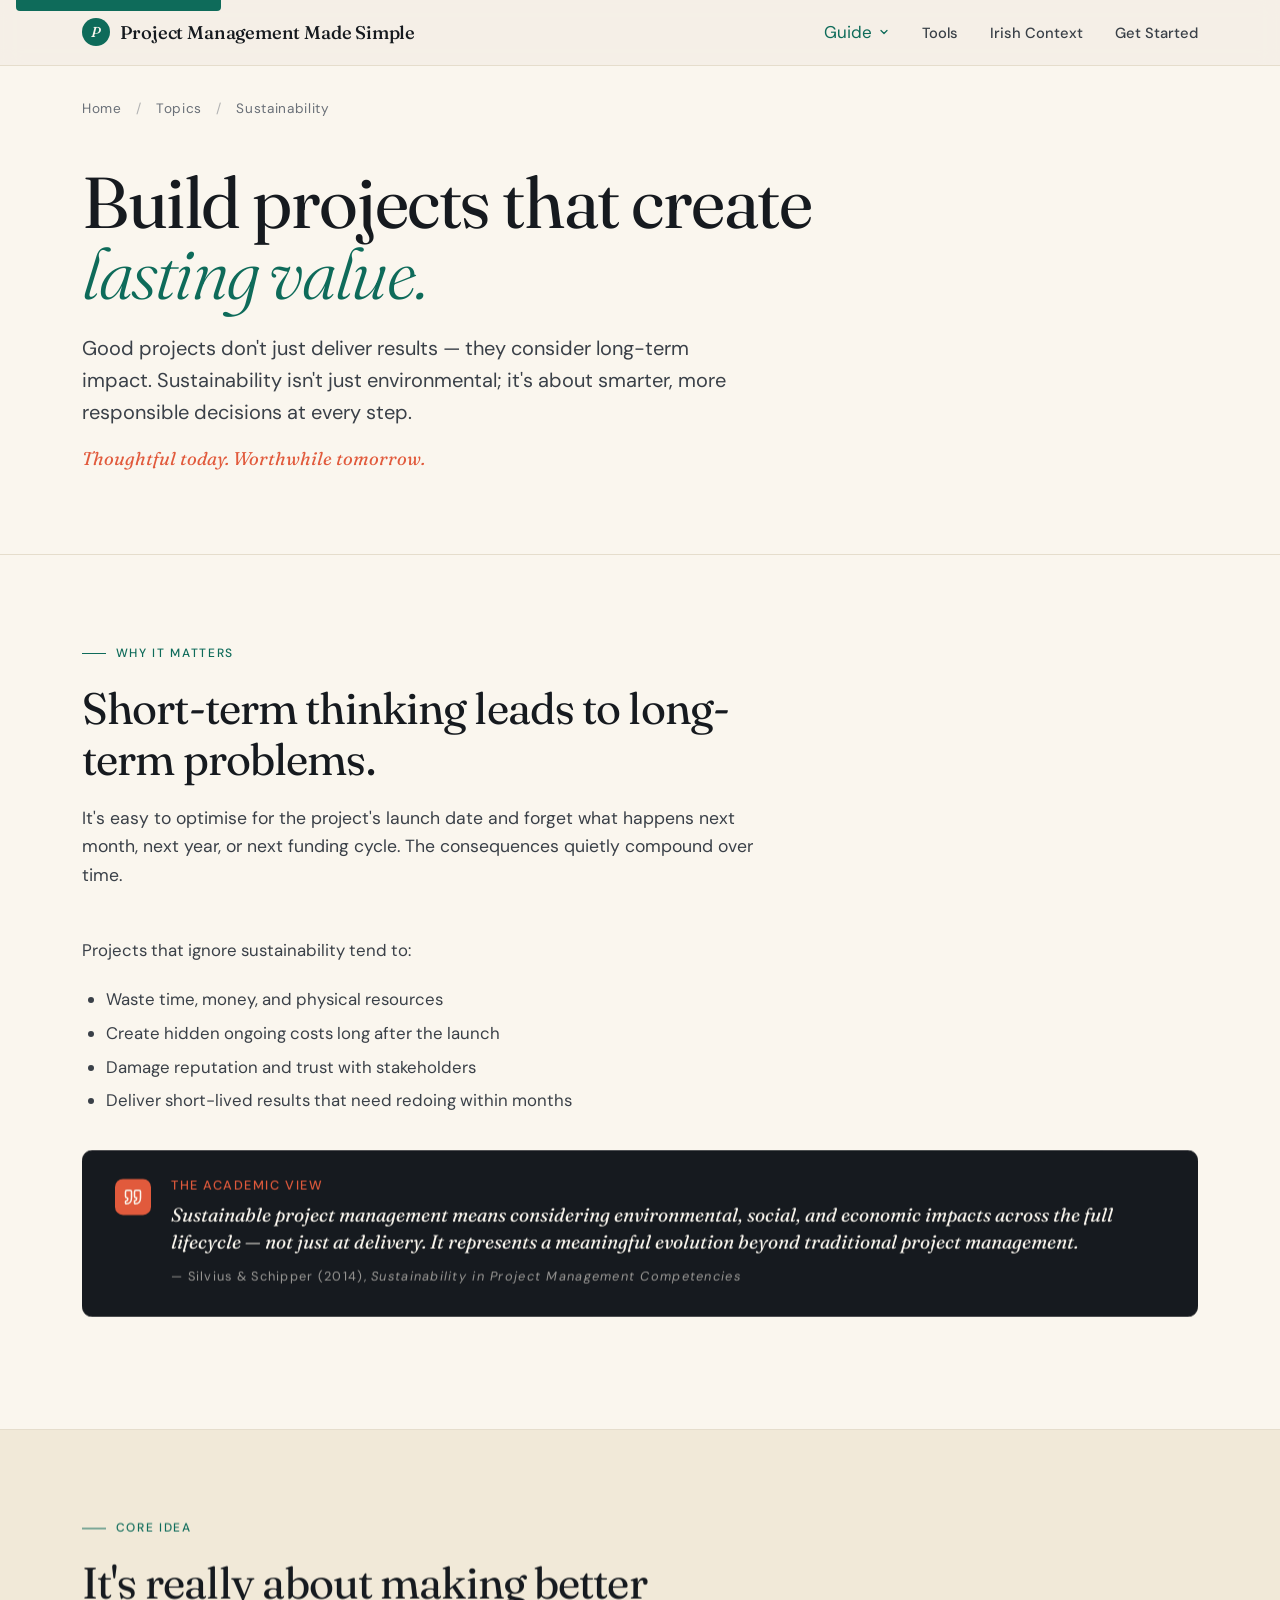
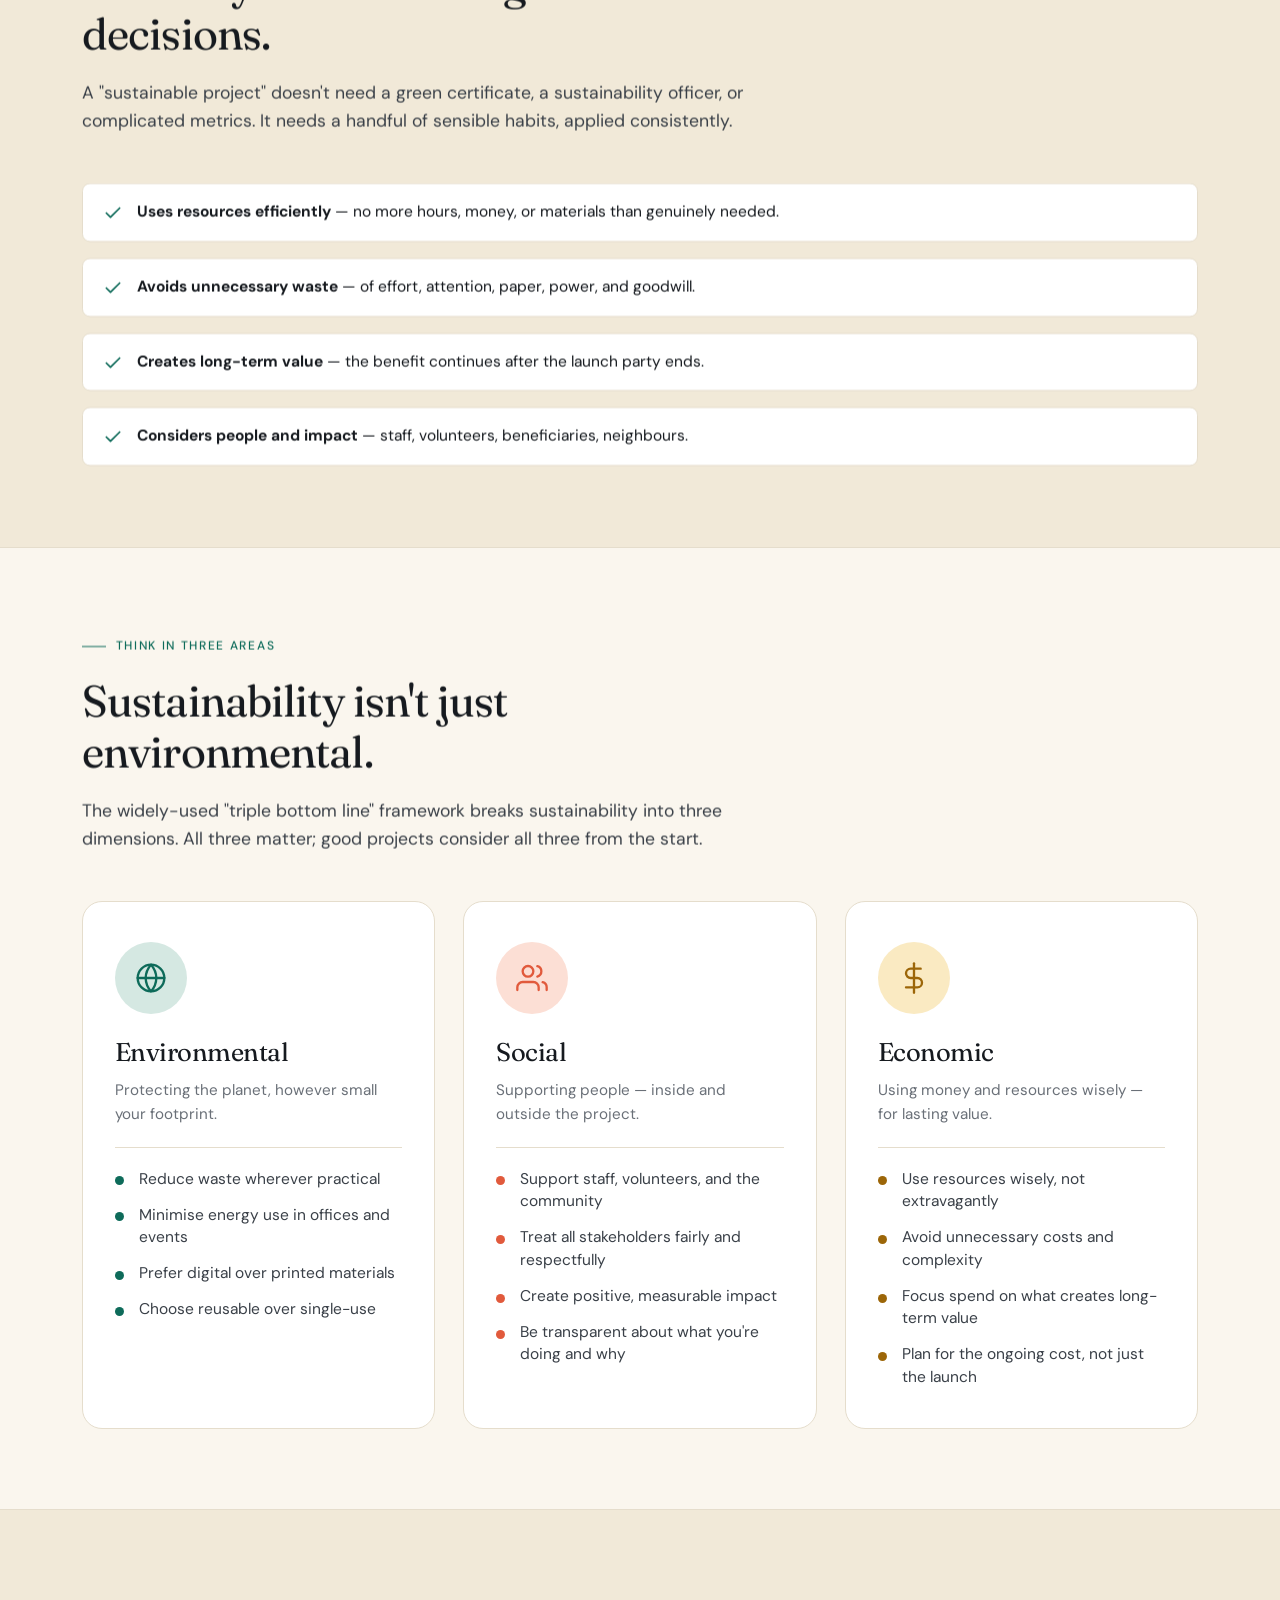
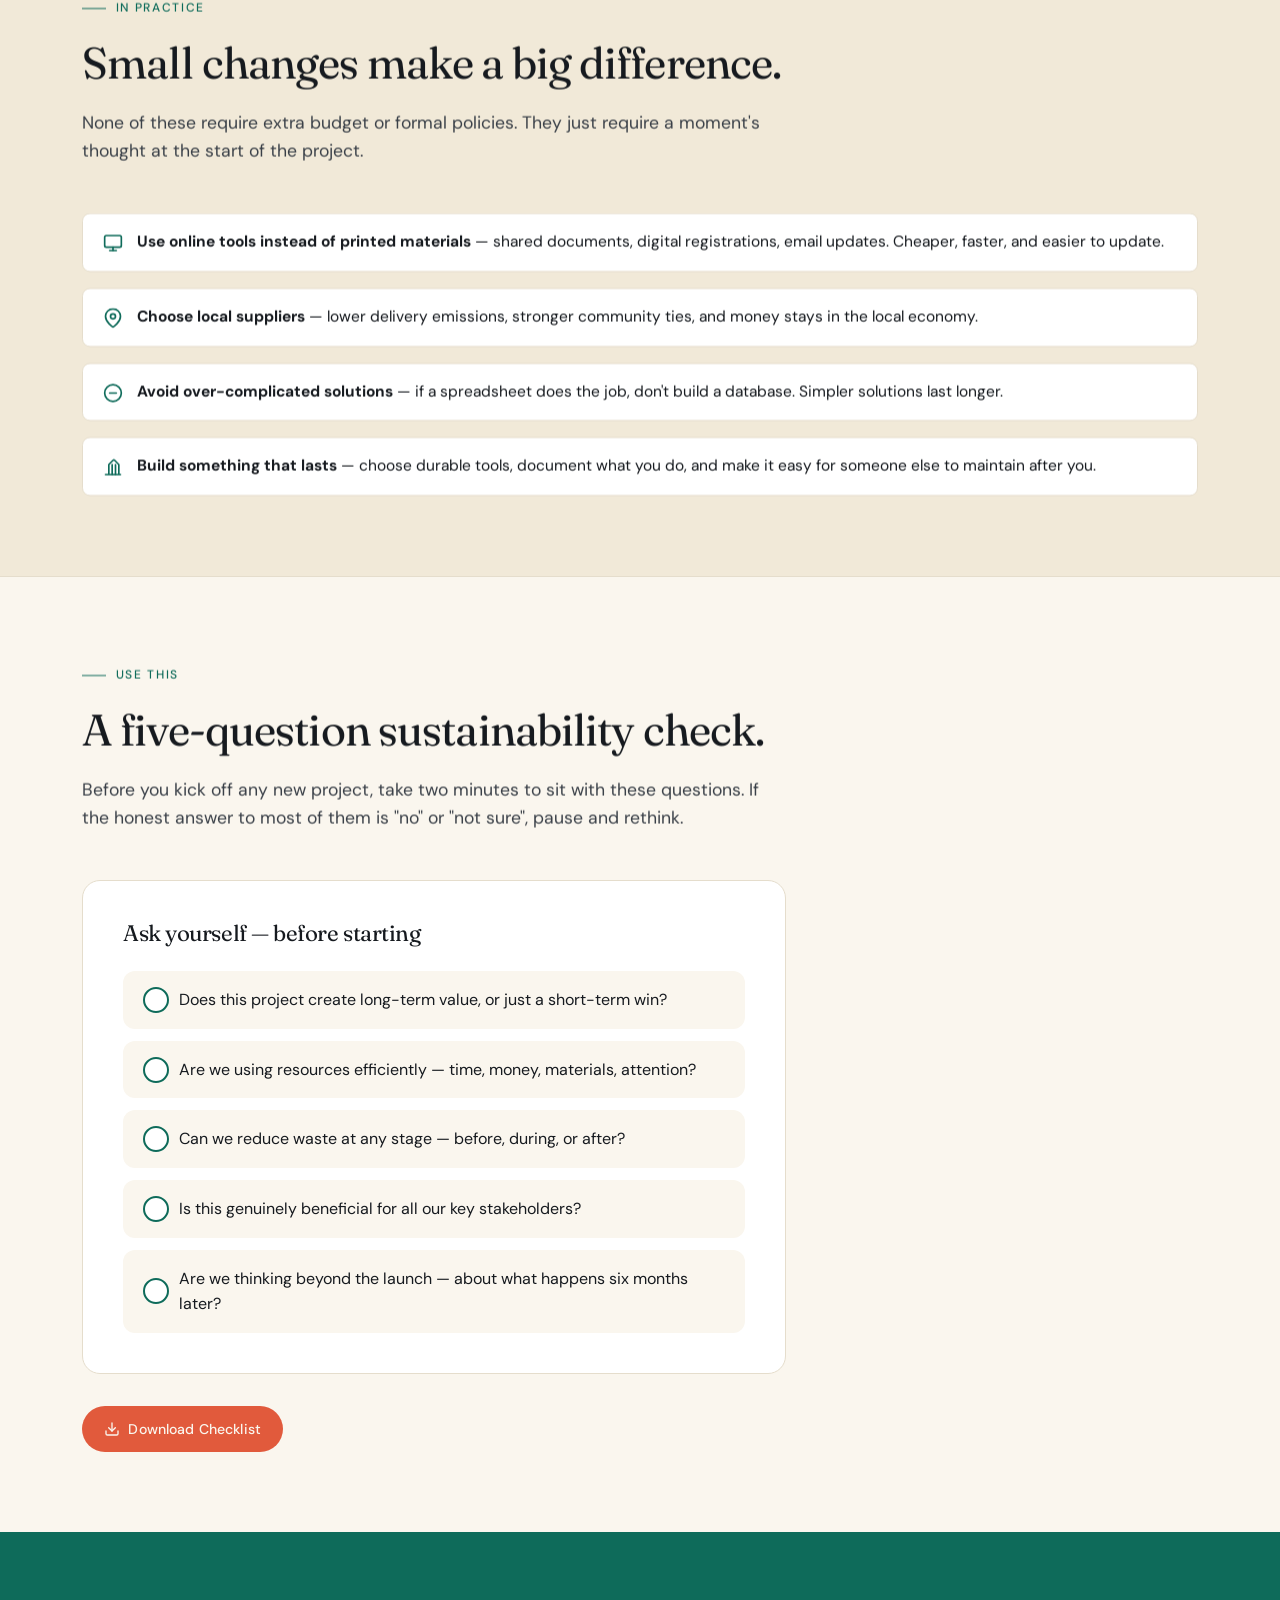
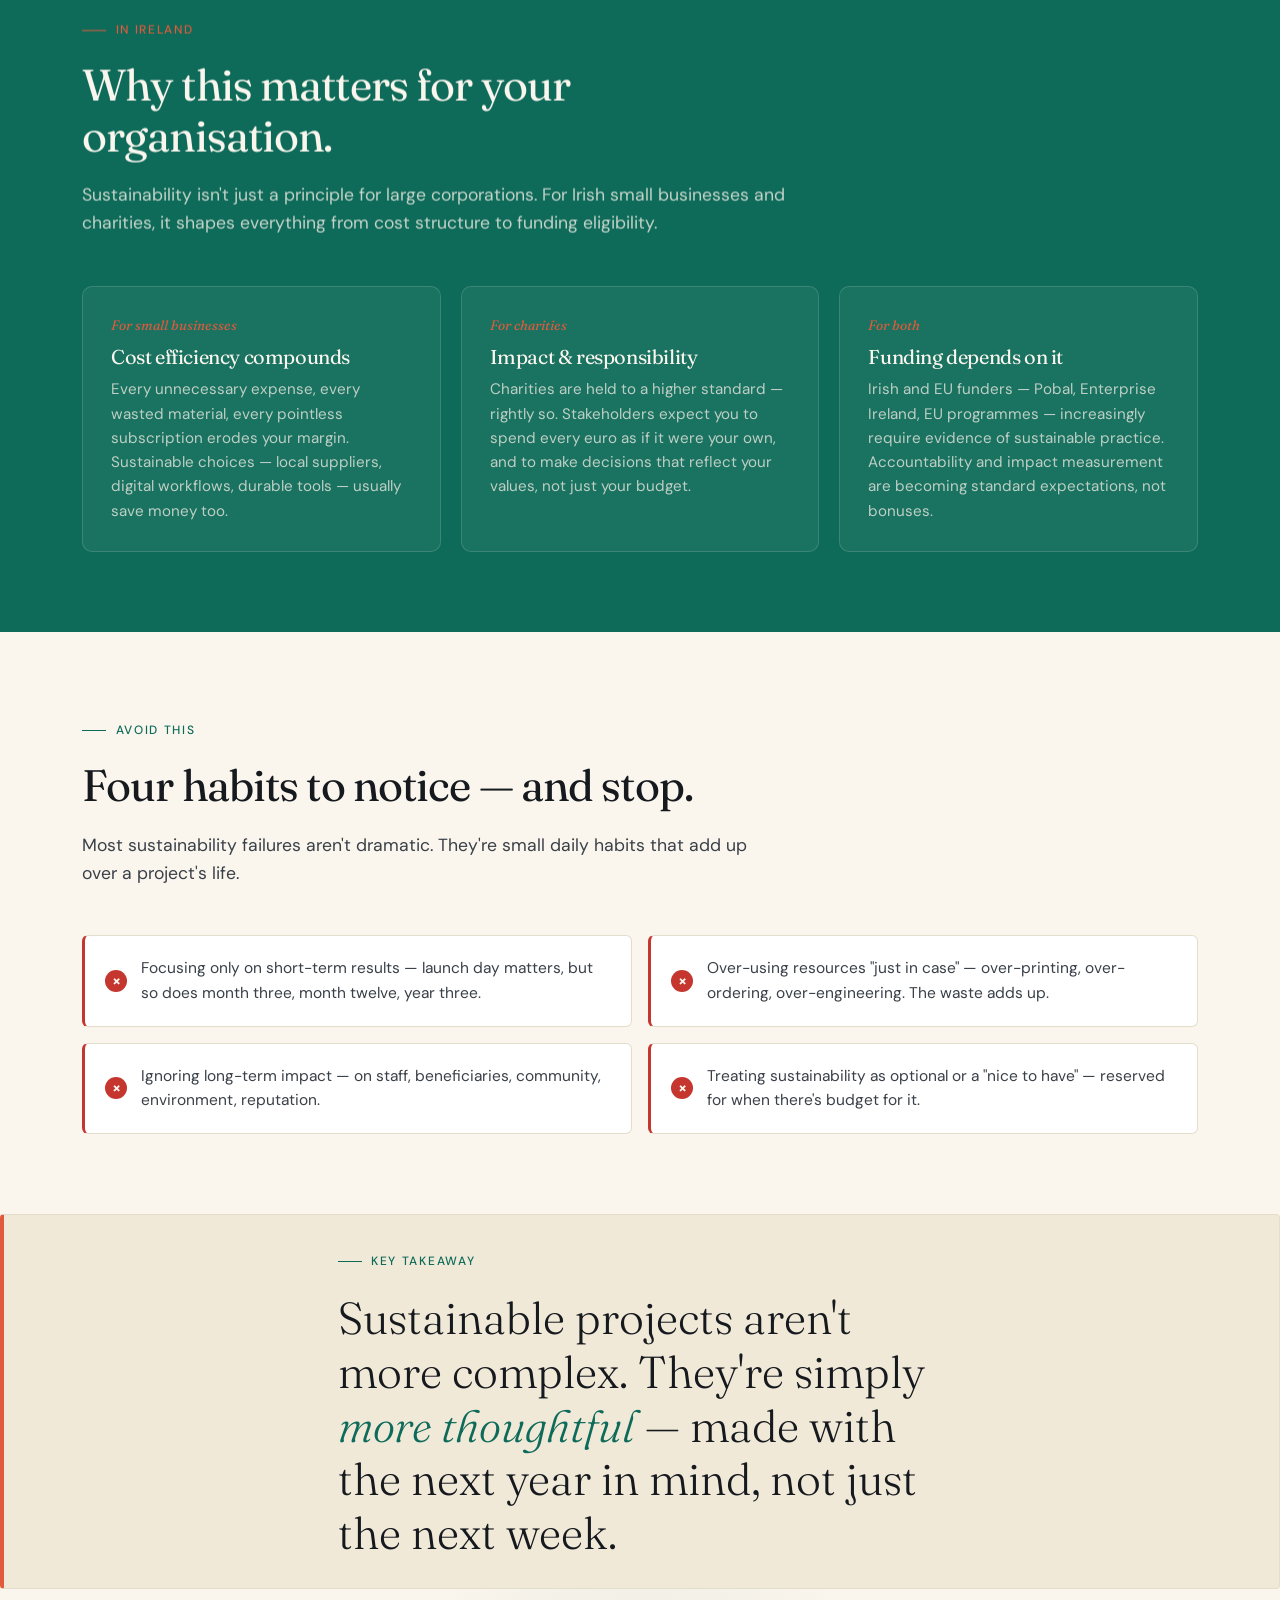
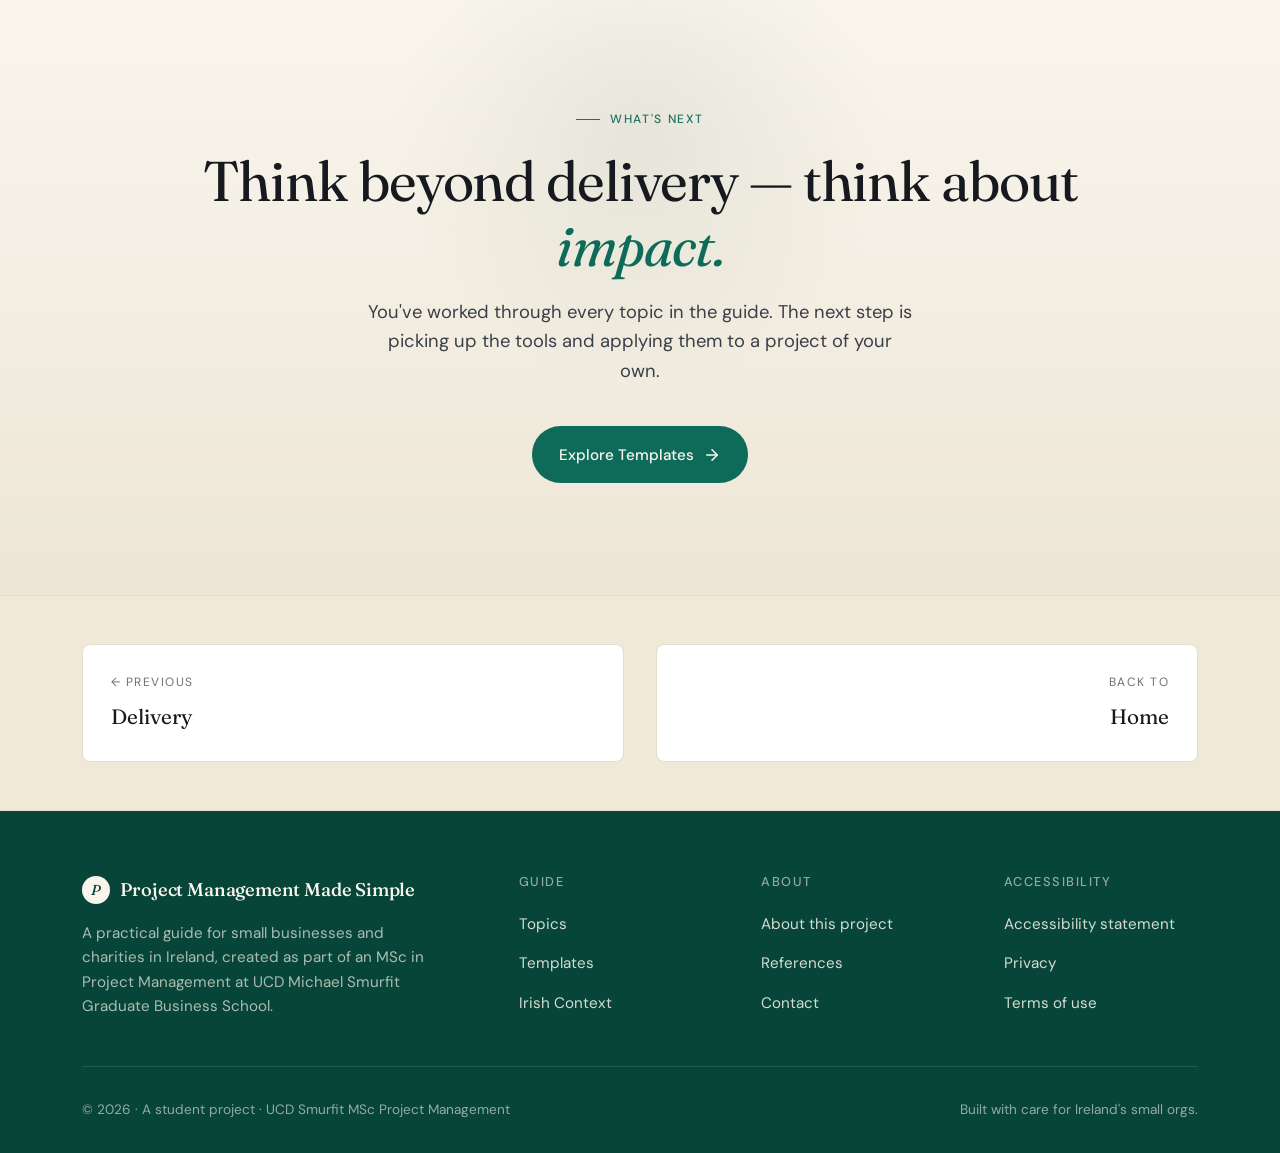
<file: sustainability.html>
<!DOCTYPE html>
<html lang="en" class="no-js">
<head>
<meta charset="UTF-8">
<meta name="viewport" content="width=device-width, initial-scale=1.0">
<title>Sustainability — Project Management Made Simple</title>
<meta name="description" content="A practical guide to running sustainable projects for small businesses and charities in Ireland. Environmental, social, and economic sustainability made simple.">
<link rel="preconnect" href="https://fonts.googleapis.com">
<link rel="preconnect" href="https://fonts.gstatic.com" crossorigin>
<link href="https://fonts.googleapis.com/css2?family=Fraunces:ital,opsz,wght@0,9..144,300..900;1,9..144,300..900&family=DM+Sans:ital,opsz,wght@0,9..40,300..700;1,9..40,300..700&display=swap" rel="stylesheet">
<link rel="stylesheet" href="styles.css?v=7">
<script>
/* Page-fade — see styles.css §52, fade-in trigger */
document.documentElement.classList.remove('no-js');
document.addEventListener('DOMContentLoaded', function() {
  // Use rAF to ensure the opacity:0 state has been painted before flipping
  requestAnimationFrame(function() {
    requestAnimationFrame(function() {
      document.body.classList.add('is-loaded');
    });
  });
});
</script>
</head>
<body>

<a href="#main" class="skip-link">Skip to main content</a>

<header class="site">
  <div class="nav">
    <a href="index.html" class="brand">
      <span class="brand-mark">P</span>
      Project Management Made Simple
    </a>
    <ul>
      <li class="nav-dropdown">
        <button type="button" class="nav-dropdown-trigger is-active" aria-expanded="false" aria-haspopup="true" aria-controls="nav-guide-menu">
          Guide
          <svg class="nav-chevron" width="12" height="12" viewBox="0 0 24 24" fill="none" stroke="currentColor" stroke-width="2.5" stroke-linecap="round" stroke-linejoin="round" aria-hidden="true"><polyline points="6 9 12 15 18 9"/></svg>
        </button>
        <ul class="nav-dropdown-menu" id="nav-guide-menu" role="menu">
          <li><a href="basics.html">Basics</a></li>
          <li><a href="strategy.html">Strategy</a></li>
          <li><a href="planning.html">Planning</a></li>
          <li><a href="people.html">People</a></li>
          <li><a href="risk-ethics-governance.html">Risk &amp; Governance</a></li>
          <li><a href="delivery.html">Delivery</a></li>
          <li><a href="sustainability.html" class="is-active" aria-current="page">Sustainability</a></li>
        </ul>
      </li>
      <li><a href="index.html#tools">Tools</a></li>
      <li><a href="index.html#ireland">Irish Context</a></li>
      <li><a href="index.html#start">Get Started</a></li>
    </ul>
  </div>
</header>

<main id="main">

  <!-- Breadcrumb -->
  <div class="container">
    <div class="breadcrumb">
      <a href="index.html">Home</a>
      <span class="sep">/</span>
      <a href="index.html#topics">Topics</a>
      <span class="sep">/</span>
      Sustainability
    </div>
  </div>

  <!-- Page hero — simpler, calmer -->
  <section class="page-hero">
    <div class="container">
      <h1>Build projects that create <em>lasting value.</em></h1>
      <p class="lede">Good projects don't just deliver results — they consider long-term impact. Sustainability isn't just environmental; it's about smarter, more responsible decisions at every step.</p>
      <p class="tagline">Thoughtful today. Worthwhile tomorrow.</p>
    </div>
  </section>

  <!-- Why it matters -->
  <section id="why">
    <div class="container">
      <div class="section-head">
        <span class="eyebrow">Why it matters</span>
        <h2>Short-term thinking leads to long-term problems.</h2>
        <p>It's easy to optimise for the project's launch date and forget what happens next month, next year, or next funding cycle. The consequences quietly compound over time.</p>
      </div>

      <div class="prose">
        <p>Projects that ignore sustainability tend to:</p>
        <ul>
          <li>Waste time, money, and physical resources</li>
          <li>Create hidden ongoing costs long after the launch</li>
          <li>Damage reputation and trust with stakeholders</li>
          <li>Deliver short-lived results that need redoing within months</li>
        </ul>
      </div>

      <div class="callout citation">
        <div class="callout-icon">
          <svg width="18" height="18" viewBox="0 0 24 24" fill="none" stroke="currentColor" stroke-width="2" stroke-linecap="round" aria-hidden="true"><path d="M3 21c3 0 7-1 7-8V5c0-1.25-.756-2.017-2-2H4c-1.25 0-2 .75-2 1.972V11c0 1.25.75 2 2 2 1 0 1 0 1 1v1c0 1-1 2-2 2s-1 .008-1 1.031V20c0 1 0 1 1 1z"/><path d="M15 21c3 0 7-1 7-8V5c0-1.25-.757-2.017-2-2h-4c-1.25 0-2 .75-2 1.972V11c0 1.25.75 2 2 2h.75c0 2.25.25 4-2.75 4v3c0 1 0 1 1 1z"/></svg>
        </div>
        <div>
          <h4>The academic view</h4>
          <p>Sustainable project management means considering environmental, social, and economic impacts across the full lifecycle — not just at delivery. It represents a meaningful evolution beyond traditional project management.</p>
          <cite>— Silvius &amp; Schipper (2014), <em>Sustainability in Project Management Competencies</em></cite>
        </div>
      </div>
    </div>
  </section>

  <!-- What is a sustainable project -->
  <section style="background: var(--bg-alt); border-top: 1px solid var(--line); border-bottom: 1px solid var(--line);" id="what">
    <div class="container">
      <div class="section-head">
        <span class="eyebrow">Core idea</span>
        <h2>It's really about making better decisions.</h2>
        <p>A "sustainable project" doesn't need a green certificate, a sustainability officer, or complicated metrics. It needs a handful of sensible habits, applied consistently.</p>
      </div>

      <ul class="check-list">
        <li>
          <svg width="20" height="20" viewBox="0 0 24 24" fill="none" stroke="currentColor" stroke-width="2" stroke-linecap="round" stroke-linejoin="round" aria-hidden="true"><polyline points="20 6 9 17 4 12"/></svg>
          <span><strong>Uses resources efficiently</strong> — no more hours, money, or materials than genuinely needed.</span>
        </li>
        <li>
          <svg width="20" height="20" viewBox="0 0 24 24" fill="none" stroke="currentColor" stroke-width="2" stroke-linecap="round" stroke-linejoin="round" aria-hidden="true"><polyline points="20 6 9 17 4 12"/></svg>
          <span><strong>Avoids unnecessary waste</strong> — of effort, attention, paper, power, and goodwill.</span>
        </li>
        <li>
          <svg width="20" height="20" viewBox="0 0 24 24" fill="none" stroke="currentColor" stroke-width="2" stroke-linecap="round" stroke-linejoin="round" aria-hidden="true"><polyline points="20 6 9 17 4 12"/></svg>
          <span><strong>Creates long-term value</strong> — the benefit continues after the launch party ends.</span>
        </li>
        <li>
          <svg width="20" height="20" viewBox="0 0 24 24" fill="none" stroke="currentColor" stroke-width="2" stroke-linecap="round" stroke-linejoin="round" aria-hidden="true"><polyline points="20 6 9 17 4 12"/></svg>
          <span><strong>Considers people and impact</strong> — staff, volunteers, beneficiaries, neighbours.</span>
        </li>
      </ul>
    </div>
  </section>

  <!-- Three dimensions -->
  <section id="dimensions">
    <div class="container">
      <div class="section-head">
        <span class="eyebrow">Think in three areas</span>
        <h2>Sustainability isn't just environmental.</h2>
        <p>The widely-used "triple bottom line" framework breaks sustainability into three dimensions. All three matter; good projects consider all three from the start.</p>
      </div>

      <div class="dimensions">

        <!-- Environmental -->
        <div class="dimension environmental">
          <div class="dimension-icon">
            <svg width="32" height="32" viewBox="0 0 24 24" fill="none" stroke="currentColor" stroke-width="1.75" stroke-linecap="round" stroke-linejoin="round" aria-hidden="true"><circle cx="12" cy="12" r="10"/><line x1="2" y1="12" x2="22" y2="12"/><path d="M12 2a15.3 15.3 0 0 1 4 10 15.3 15.3 0 0 1-4 10 15.3 15.3 0 0 1-4-10 15.3 15.3 0 0 1 4-10z"/></svg>
          </div>
          <h3>Environmental</h3>
          <p class="dim-sub">Protecting the planet, however small your footprint.</p>
          <ul>
            <li>Reduce waste wherever practical</li>
            <li>Minimise energy use in offices and events</li>
            <li>Prefer digital over printed materials</li>
            <li>Choose reusable over single-use</li>
          </ul>
        </div>

        <!-- Social -->
        <div class="dimension social">
          <div class="dimension-icon">
            <svg width="32" height="32" viewBox="0 0 24 24" fill="none" stroke="currentColor" stroke-width="1.75" stroke-linecap="round" stroke-linejoin="round" aria-hidden="true"><path d="M17 21v-2a4 4 0 0 0-4-4H5a4 4 0 0 0-4 4v2"/><circle cx="9" cy="7" r="4"/><path d="M23 21v-2a4 4 0 0 0-3-3.87"/><path d="M16 3.13a4 4 0 0 1 0 7.75"/></svg>
          </div>
          <h3>Social</h3>
          <p class="dim-sub">Supporting people — inside and outside the project.</p>
          <ul>
            <li>Support staff, volunteers, and the community</li>
            <li>Treat all stakeholders fairly and respectfully</li>
            <li>Create positive, measurable impact</li>
            <li>Be transparent about what you're doing and why</li>
          </ul>
        </div>

        <!-- Economic -->
        <div class="dimension economic">
          <div class="dimension-icon">
            <svg width="32" height="32" viewBox="0 0 24 24" fill="none" stroke="currentColor" stroke-width="1.75" stroke-linecap="round" stroke-linejoin="round" aria-hidden="true"><line x1="12" y1="1" x2="12" y2="23"/><path d="M17 5H9.5a3.5 3.5 0 0 0 0 7h5a3.5 3.5 0 0 1 0 7H6"/></svg>
          </div>
          <h3>Economic</h3>
          <p class="dim-sub">Using money and resources wisely — for lasting value.</p>
          <ul>
            <li>Use resources wisely, not extravagantly</li>
            <li>Avoid unnecessary costs and complexity</li>
            <li>Focus spend on what creates long-term value</li>
            <li>Plan for the ongoing cost, not just the launch</li>
          </ul>
        </div>

      </div>
    </div>
  </section>

  <!-- Practical examples -->
  <section style="background: var(--bg-alt); border-top: 1px solid var(--line); border-bottom: 1px solid var(--line);" id="examples">
    <div class="container">
      <div class="section-head">
        <span class="eyebrow">In practice</span>
        <h2>Small changes make a big difference.</h2>
        <p>None of these require extra budget or formal policies. They just require a moment's thought at the start of the project.</p>
      </div>

      <ul class="check-list">
        <li>
          <svg width="20" height="20" viewBox="0 0 24 24" fill="none" stroke="currentColor" stroke-width="2" stroke-linecap="round" stroke-linejoin="round" aria-hidden="true"><rect x="2" y="3" width="20" height="14" rx="2" ry="2"/><line x1="8" y1="21" x2="16" y2="21"/><line x1="12" y1="17" x2="12" y2="21"/></svg>
          <span><strong>Use online tools instead of printed materials</strong> — shared documents, digital registrations, email updates. Cheaper, faster, and easier to update.</span>
        </li>
        <li>
          <svg width="20" height="20" viewBox="0 0 24 24" fill="none" stroke="currentColor" stroke-width="2" stroke-linecap="round" stroke-linejoin="round" aria-hidden="true"><path d="M21 10c0 7-9 13-9 13s-9-6-9-13a9 9 0 0 1 18 0z"/><circle cx="12" cy="10" r="3"/></svg>
          <span><strong>Choose local suppliers</strong> — lower delivery emissions, stronger community ties, and money stays in the local economy.</span>
        </li>
        <li>
          <svg width="20" height="20" viewBox="0 0 24 24" fill="none" stroke="currentColor" stroke-width="2" stroke-linecap="round" stroke-linejoin="round" aria-hidden="true"><circle cx="12" cy="12" r="10"/><line x1="8" y1="12" x2="16" y2="12"/></svg>
          <span><strong>Avoid over-complicated solutions</strong> — if a spreadsheet does the job, don't build a database. Simpler solutions last longer.</span>
        </li>
        <li>
          <svg width="20" height="20" viewBox="0 0 24 24" fill="none" stroke="currentColor" stroke-width="2" stroke-linecap="round" stroke-linejoin="round" aria-hidden="true"><path d="M7 20.66V9l5.02-5.02a1.4 1.4 0 0 1 2 0L19 9v11.66M3 21h18"/><path d="M11 9v12M15 9v12"/></svg>
          <span><strong>Build something that lasts</strong> — choose durable tools, document what you do, and make it easy for someone else to maintain after you.</span>
        </li>
      </ul>
    </div>
  </section>

  <!-- Sustainability checklist -->
  <section id="checklist">
    <div class="container">
      <div class="section-head">
        <span class="eyebrow">Use this</span>
        <h2>A five-question sustainability check.</h2>
        <p>Before you kick off any new project, take two minutes to sit with these questions. If the honest answer to most of them is "no" or "not sure", pause and rethink.</p>
      </div>

      <div class="checklist-card">
        <h3>Ask yourself — before starting</h3>
        <ol>
          <li>Does this project create long-term value, or just a short-term win?</li>
          <li>Are we using resources efficiently — time, money, materials, attention?</li>
          <li>Can we reduce waste at any stage — before, during, or after?</li>
          <li>Is this genuinely beneficial for all our key stakeholders?</li>
          <li>Are we thinking beyond the launch — about what happens six months later?</li>
        </ol>
      </div>

      <a href="templates/sustainability-checklist.xlsx" download class="btn-download" style="margin-top: 2rem;">
        <svg width="16" height="16" viewBox="0 0 24 24" fill="none" stroke="currentColor" stroke-width="2" stroke-linecap="round" stroke-linejoin="round" aria-hidden="true"><path d="M21 15v4a2 2 0 0 1-2 2H5a2 2 0 0 1-2-2v-4"/><polyline points="7 10 12 15 17 10"/><line x1="12" y1="15" x2="12" y2="3"/></svg>
        Download Checklist
      </a>
    </div>
  </section>

  <!-- Small business / charity context -->
  <section class="charity-ctx" id="in-ireland">
    <div class="container">
      <div class="section-head">
        <span class="eyebrow">In Ireland</span>
        <h2>Why this matters for your organisation.</h2>
        <p>Sustainability isn't just a principle for large corporations. For Irish small businesses and charities, it shapes everything from cost structure to funding eligibility.</p>
      </div>

      <div class="charity-grid">
        <div class="charity-item">
          <span class="marker">For small businesses</span>
          <h4>Cost efficiency compounds</h4>
          <p>Every unnecessary expense, every wasted material, every pointless subscription erodes your margin. Sustainable choices — local suppliers, digital workflows, durable tools — usually save money too.</p>
        </div>
        <div class="charity-item">
          <span class="marker">For charities</span>
          <h4>Impact &amp; responsibility</h4>
          <p>Charities are held to a higher standard — rightly so. Stakeholders expect you to spend every euro as if it were your own, and to make decisions that reflect your values, not just your budget.</p>
        </div>
        <div class="charity-item">
          <span class="marker">For both</span>
          <h4>Funding depends on it</h4>
          <p>Irish and EU funders — Pobal, Enterprise Ireland, EU programmes — increasingly require evidence of sustainable practice. Accountability and impact measurement are becoming standard expectations, not bonuses.</p>
        </div>
      </div>
    </div>
  </section>

  <!-- Common mistakes -->
  <section>
    <div class="container">
      <div class="section-head">
        <span class="eyebrow">Avoid this</span>
        <h2>Four habits to notice — and stop.</h2>
        <p>Most sustainability failures aren't dramatic. They're small daily habits that add up over a project's life.</p>
      </div>

      <div class="mistakes-grid">
        <div class="mistake">Focusing only on short-term results — launch day matters, but so does month three, month twelve, year three.</div>
        <div class="mistake">Over-using resources "just in case" — over-printing, over-ordering, over-engineering. The waste adds up.</div>
        <div class="mistake">Ignoring long-term impact — on staff, beneficiaries, community, environment, reputation.</div>
        <div class="mistake">Treating sustainability as optional or a "nice to have" — reserved for when there's budget for it.</div>
      </div>
    </div>
  </section>

  <!-- Key takeaway -->
  <section class="takeaway">
    <div class="container">
      <span class="eyebrow">Key takeaway</span>
      <blockquote>
        Sustainable projects aren't more complex. They're simply <em>more thoughtful</em> — made with the next year in mind, not just the next week.
      </blockquote>
    </div>
  </section>

  <!-- Soft CTA -->
  <section class="soft-cta">
    <div class="container">
      <span class="eyebrow" style="justify-content: center;">What's next</span>
      <h2>Think beyond delivery — think about <em>impact.</em></h2>
      <p>You've worked through every topic in the guide. The next step is picking up the tools and applying them to a project of your own.</p>
      <a href="index.html#tools" class="btn btn-primary">
        Explore Templates
        <svg class="arrow" width="18" height="18" viewBox="0 0 24 24" fill="none" stroke="currentColor" stroke-width="2" stroke-linecap="round" stroke-linejoin="round" aria-hidden="true"><line x1="5" y1="12" x2="19" y2="12"/><polyline points="12 5 19 12 12 19"/></svg>
      </a>
    </div>
  </section>

  <!-- Topic nav -->
  <section class="chapter-nav">
    <div class="container">
      <div class="chapter-nav-grid">
        <a href="delivery.html" class="chapter-link">
          <span class="dir">← Previous</span>
          <strong>Delivery</strong>
        </a>
        <a href="index.html" class="chapter-link next">
          <span class="dir">Back to</span>
          <strong>Home</strong>
        </a>
      </div>
    </div>
  </section>

</main>

<footer class="site">
  <div class="container">
    <div class="footer-grid">
      <div>
        <a href="index.html" class="brand">
          <span class="brand-mark">P</span>
          Project Management Made Simple
        </a>
        <p class="about">A practical guide for small businesses and charities in Ireland, created as part of an MSc in Project Management at UCD Michael Smurfit Graduate Business School.</p>
      </div>
      <div>
        <h4>Guide</h4>
        <ul>
          <li><a href="index.html#topics">Topics</a></li>
          <li><a href="index.html#tools">Templates</a></li>
          <li><a href="index.html#ireland">Irish Context</a></li>
        </ul>
      </div>
      <div>
        <h4>About</h4>
        <ul>
          <li><a href="#">About this project</a></li>
          <li><a href="references.html">References</a></li>
          <li><a href="#">Contact</a></li>
        </ul>
      </div>
      <div>
        <h4>Accessibility</h4>
        <ul>
          <li><a href="#">Accessibility statement</a></li>
          <li><a href="#">Privacy</a></li>
          <li><a href="#">Terms of use</a></li>
        </ul>
      </div>
    </div>
    <div class="footer-bottom">
      <span>© 2026 · A student project · UCD Smurfit MSc Project Management</span>
      <span>Built with care for Ireland's small orgs.</span>
    </div>
  </div>
</footer>

<script>
/* Scroll-reveal — see styles.css §51
   Auto-applies reveal to common section/card selectors. No data-reveal
   attributes needed in HTML. Add a selector below to extend reach. */
(function() {
  'use strict';

  // Bail early for reduced-motion users
  if (window.matchMedia && window.matchMedia('(prefers-reduced-motion: reduce)').matches) {
    return;
  }
  // Bail if IntersectionObserver isn't supported (very old browsers)
  if (!('IntersectionObserver' in window)) return;

  // Selectors that should reveal as they scroll into view
  var REVEAL_SELECTORS = [
    '.section-head',
    '.video-card-wrap',
    '.lifecycle-intro, .journey-intro',
    '.why-grid > *',
    '.topic-card',
    '.tool',
    '.journey-stage',
    '.audience-list > li',
    '.diff-grid > *',
    '.callout',
    '.takeaway:not(.takeaway-full)',
    '.quick-check-grid',
    '.tools-grid .tool',
    '.country-emblem',
    '.method-card',
    '.dimension-card',
    '.role-card',
    '.principle-card',
    '.example-card',
    '.check-list',
    '.stakeholder-table',
    '.ref-list',
    '.comparison-table',
    '.matrix',
    '.matrix-2x2',
    '.lifecycle-step'
  ].join(', ');

  // Hide eligible elements first (before observer fires) by adding the class
  // ONLY after we know we'll be doing this — keeps no-JS users safe.
  document.documentElement.classList.add('js-reveal');

  function setup() {
    var elements = document.querySelectorAll(REVEAL_SELECTORS);
    if (!elements.length) return;

    elements.forEach(function(el) {
      el.setAttribute('data-reveal', '');
    });

    // Reveal anything already in view at page load — prevents a flash where
    // hero content briefly appears hidden before the observer kicks in.
    var viewportHeight = window.innerHeight;
    elements.forEach(function(el) {
      var rect = el.getBoundingClientRect();
      if (rect.top < viewportHeight) {
        el.classList.add('is-visible');
      }
    });

    var observer = new IntersectionObserver(function(entries) {
      entries.forEach(function(entry) {
        if (entry.isIntersecting) {
          entry.target.classList.add('is-visible');
          observer.unobserve(entry.target);
        }
      });
    }, {
      rootMargin: '0px 0px -8% 0px',
      threshold: 0.05
    });

    elements.forEach(function(el) {
      // Don't observe ones already revealed
      if (!el.classList.contains('is-visible')) {
        observer.observe(el);
      }
    });
  }

  if (document.readyState === 'loading') {
    document.addEventListener('DOMContentLoaded', setup);
  } else {
    setup();
  }
})();
</script>

<script>
/* Page-fade — see styles.css §52, fade-out on internal navigation */
(function() {
  'use strict';
  // Skip for reduced-motion users
  if (window.matchMedia && window.matchMedia('(prefers-reduced-motion: reduce)').matches) return;

  var FADE_MS = 220;

  document.addEventListener('click', function(e) {
    var link = e.target.closest('a');
    if (!link) return;

    var href = link.getAttribute('href');
    if (!href) return;

    // Only intercept internal page navigations (.html files in this site)
    if (!/\.html(\?|#|$)/.test(href)) return;

    // Skip: external links, target=_blank, modifier keys, anchor on same page
    if (link.target && link.target !== '_self') return;
    if (e.metaKey || e.ctrlKey || e.shiftKey || e.altKey) return;
    if (link.hostname && link.hostname !== window.location.hostname) return;

    e.preventDefault();
    document.body.classList.remove('is-loaded');
    document.body.classList.add('is-leaving');
    setTimeout(function() { window.location.href = href; }, FADE_MS);
  });

  // Handle browser back/forward — fade in if returning to a cached page
  window.addEventListener('pageshow', function(e) {
    if (e.persisted) {
      document.body.classList.remove('is-leaving');
      document.body.classList.add('is-loaded');
    }
  });
})();
</script>
<script>
/* Nav dropdown — see styles.css §55 */
(function() {
  'use strict';
  var trigger = document.querySelector('.nav-dropdown-trigger');
  var menu    = document.getElementById('nav-guide-menu');
  if (!trigger || !menu) return;

  function open() {
    trigger.setAttribute('aria-expanded', 'true');
  }
  function close() {
    trigger.setAttribute('aria-expanded', 'false');
  }
  function isOpen() {
    return trigger.getAttribute('aria-expanded') === 'true';
  }

  // Toggle on trigger click
  trigger.addEventListener('click', function(e) {
    e.stopPropagation();
    if (isOpen()) close(); else open();
  });

  // Close when clicking anywhere outside
  document.addEventListener('click', function(e) {
    if (!isOpen()) return;
    if (e.target === trigger || trigger.contains(e.target)) return;
    if (menu.contains(e.target)) return;
    close();
  });

  // Close on Escape, return focus to trigger
  document.addEventListener('keydown', function(e) {
    if (e.key === 'Escape' && isOpen()) {
      close();
      trigger.focus();
    }
  });
})();
</script>

</body>
</html>
</file>
<file: styles.css>
/* =====================================================================
   Project Management Made Simple — Master Stylesheet
   A practical guide for small businesses and charities in Ireland
   ---------------------------------------------------------------------
   Sections:
     01. Design tokens
     02. Reset & base
     03. Typography
     04. Layout primitives (container, skip link, breadcrumb)
     05. Header & navigation
     06. Footer
     07. Buttons
     08. Page hero & section heads
     09. Callouts (warn / info / citation)
     10. Tables (register, badges)
     11. Pillars
     12. Topic cards (homepage grid)
     13. Role cards
     14. Tool cards (dark section)
     15. Software list
     16. Why-grid (cost / gain)
     17. Audience + pull quote
     18. How-to steps
     19. Process steps (numbered)
     20. Risk examples grid
     21. Matrix (power/interest)
     22. Split-compare (pros/cons)
     23. Do / Don't grids
     24. Charity & Irish-context dark sections
     25. Ireland emblem (homepage)
     26. Diff grid (homepage)
     27. Example boxes
     28. Takeaway pull quote
     29. Topic navigation (prev / next)
     30. References list
     31. Final CTA (homepage)
     32. Hero (homepage only)
   ===================================================================== */


/* ---------------------------------------------------------------------
   01. DESIGN TOKENS
   ---------------------------------------------------------------------

   ORIGINAL PALETTE (warm editorial — saved in case you want to revert).
   To revert: comment out the :root block below and uncomment this one.

   :root {
     --bg:         #F4EFE6;
     --bg-alt:     #EBE4D6;
     --card:       #FBF8F1;
     --line:       #D9D1C0;
     --ink:        #1A1F1C;
     --ink-soft:   #3D4540;
     --ink-muted:  #6C7570;
     --forest:      #1F4A34;
     --forest-dark: #133124;
     --clay:        #C7623F;
     --clay-soft:   #F4DDD0;
     --sage:        #8A9B85;
     --amber:       #B8860B;
     --amber-soft:  #F4E8C8;
     --danger:      #A03A2C;
     --danger-soft: #F3D6CF;
     --focus:  #1F4A34;
     --radius: 4px;
     --maxw:   1180px;
   }

   --------------------------------------------------------------------- */

/* CURRENT PALETTE — fresh, brighter, punchier */
:root {
  /* Surfaces — lighter, crisper */
  --bg:         #FAF6EE;
  --bg-alt:     #F1E9D8;
  --card:       #FFFFFF;
  --line:       #E5DDCC;

  /* Text — slightly cooler ink */
  --ink:        #161A1F;
  --ink-soft:   #3A4048;
  --ink-muted:  #6A7078;

  /* Brand — brighter teal-green + punchier coral */
  --forest:      #0E6B5A;
  --forest-dark: #074538;
  --clay:        #E15A3C;
  --clay-soft:   #FCDFD5;
  --sage:        #7FA89A;

  /* Status — richer saffron, cleaner danger */
  --amber:       #9C6608;
  --amber-soft:  #FAEAC2;
  --danger:      #C4362E;
  --danger-soft: #FAD6D2;

  /* Utility */
  --focus:  #0E6B5A;
  --radius: 4px;
  --maxw:   1180px;
}


/* ---------------------------------------------------------------------
   02. RESET & BASE
   --------------------------------------------------------------------- */
* { box-sizing: border-box; margin: 0; padding: 0; }

html { scroll-behavior: smooth; }

@media (prefers-reduced-motion: reduce) {
  html { scroll-behavior: auto; }
  *, *::before, *::after {
    animation-duration: 0.01ms !important;
    transition-duration: 0.01ms !important;
  }
}

body {
  font-family: 'DM Sans', -apple-system, BlinkMacSystemFont, sans-serif;
  background: var(--bg);
  color: var(--ink);
  line-height: 1.6;
  font-size: 17px;
  -webkit-font-smoothing: antialiased;
}

a { color: var(--forest); }
a:focus-visible, button:focus-visible {
  outline: 2px solid var(--focus);
  outline-offset: 3px;
}


/* ---------------------------------------------------------------------
   03. TYPOGRAPHY
   --------------------------------------------------------------------- */
h1, h2, h3, h4 {
  font-family: 'Fraunces', Georgia, serif;
  font-weight: 400;
  line-height: 1.15;
  letter-spacing: -0.02em;
  color: var(--ink);
}

.eyebrow {
  font-family: 'DM Sans', sans-serif;
  font-size: 0.75rem;
  font-weight: 500;
  letter-spacing: 0.14em;
  text-transform: uppercase;
  color: var(--forest);
  display: inline-flex;
  align-items: center;
  gap: 0.6rem;
  margin-bottom: 1.25rem;
}
.eyebrow::before {
  content: "";
  width: 24px;
  height: 1px;
  background: var(--forest);
}


/* ---------------------------------------------------------------------
   04. LAYOUT PRIMITIVES
   --------------------------------------------------------------------- */
.container {
  max-width: var(--maxw);
  margin: 0 auto;
  padding: 0 2rem;
}

.skip-link {
  position: absolute;
  top: -40px;
  left: 1rem;
  background: var(--forest);
  color: var(--bg);
  padding: 0.75rem 1.25rem;
  text-decoration: none;
  font-weight: 500;
  z-index: 100;
  border-radius: var(--radius);
}
.skip-link:focus { top: 1rem; }

.breadcrumb {
  padding: 2rem 0 0;
  font-size: 0.85rem;
  color: var(--ink-muted);
  letter-spacing: 0.05em;
}
.breadcrumb a { color: var(--ink-muted); text-decoration: none; }
.breadcrumb a:hover { color: var(--forest); }
.breadcrumb .sep { margin: 0 0.6rem; opacity: 0.5; }


/* ---------------------------------------------------------------------
   05. HEADER & NAVIGATION
   --------------------------------------------------------------------- */
header.site {
  position: sticky;
  top: 0;
  background: rgba(244, 239, 230, 0.9);
  backdrop-filter: blur(10px);
  -webkit-backdrop-filter: blur(10px);
  border-bottom: 1px solid var(--line);
  z-index: 50;
}

.nav {
  display: flex;
  align-items: center;
  justify-content: space-between;
  padding: 1.1rem 2rem;
  max-width: var(--maxw);
  margin: 0 auto;
}

.brand {
  font-family: 'Fraunces', serif;
  font-weight: 500;
  font-size: 1.15rem;
  letter-spacing: -0.01em;
  color: var(--ink);
  text-decoration: none;
  display: flex;
  align-items: center;
  gap: 0.6rem;
}
.brand-mark {
  width: 28px; height: 28px;
  background: var(--forest);
  border-radius: 50%;
  display: inline-flex;
  align-items: center;
  justify-content: center;
  color: var(--bg);
  font-family: 'Fraunces', serif;
  font-size: 0.9rem;
  font-style: italic;
}

.nav ul {
  list-style: none;
  display: flex;
  gap: 2rem;
  align-items: center;
}
.nav ul a {
  color: var(--ink-soft);
  text-decoration: none;
  font-size: 0.92rem;
  font-weight: 500;
  transition: color 0.2s;
}
.nav ul a:hover,
.nav ul a.active { color: var(--forest); }
.nav ul a.active {
  text-decoration: underline;
  text-underline-offset: 6px;
  text-decoration-thickness: 1.5px;
}

@media (max-width: 760px) {
  .nav ul { display: none; }
}


/* ---------------------------------------------------------------------
   06. FOOTER
   --------------------------------------------------------------------- */
footer.site {
  background: var(--forest-dark);
  color: var(--bg);
  padding: 4rem 0 2rem;
}
.footer-grid {
  display: grid;
  grid-template-columns: 2fr 1fr 1fr 1fr;
  gap: 3rem;
  margin-bottom: 3rem;
}
footer .brand { color: var(--bg); margin-bottom: 1rem; }
footer .brand-mark { background: var(--bg); color: var(--forest-dark); }
footer p.about {
  color: rgba(244,239,230,0.7);
  font-size: 0.95rem;
  max-width: 22rem;
}
footer h4 {
  font-family: 'DM Sans', sans-serif;
  font-size: 0.8rem;
  letter-spacing: 0.12em;
  text-transform: uppercase;
  color: rgba(244,239,230,0.6);
  margin-bottom: 1.25rem;
  font-weight: 500;
}
footer ul {
  list-style: none;
  display: flex;
  flex-direction: column;
  gap: 0.75rem;
}
footer ul a {
  color: var(--bg);
  text-decoration: none;
  font-size: 0.95rem;
  opacity: 0.85;
  transition: opacity 0.2s;
}
footer ul a:hover { opacity: 1; text-decoration: underline; }

.footer-bottom {
  padding-top: 2rem;
  border-top: 1px solid rgba(244,239,230,0.12);
  display: flex;
  justify-content: space-between;
  flex-wrap: wrap;
  gap: 1rem;
  font-size: 0.85rem;
  color: rgba(244,239,230,0.6);
}

@media (max-width: 860px) { .footer-grid { grid-template-columns: 1fr 1fr; gap: 2rem; } }
@media (max-width: 500px) { .footer-grid { grid-template-columns: 1fr; } }


/* ---------------------------------------------------------------------
   07. BUTTONS
   --------------------------------------------------------------------- */
.btn {
  display: inline-flex;
  align-items: center;
  gap: 0.6rem;
  padding: 0.95rem 1.6rem;
  border-radius: 999px;
  font-family: inherit;
  font-size: 0.95rem;
  font-weight: 500;
  text-decoration: none;
  border: 1.5px solid transparent;
  cursor: pointer;
  transition: transform 0.2s, background 0.2s, color 0.2s;
}
.btn-primary { background: var(--forest); color: var(--bg); }
.btn-primary:hover { background: var(--forest-dark); transform: translateY(-1px); }
.btn-secondary { background: transparent; color: var(--ink); border-color: var(--ink); }
.btn-secondary:hover { background: var(--ink); color: var(--bg); }
.btn .arrow { transition: transform 0.2s; }
.btn:hover .arrow { transform: translateX(3px); }

.btn-download {
  display: inline-flex;
  align-items: center;
  gap: 0.55rem;
  padding: 0.75rem 1.35rem;
  background: var(--clay);
  color: var(--bg);
  border-radius: 999px;
  font-size: 0.88rem;
  font-weight: 500;
  text-decoration: none;
  letter-spacing: 0.01em;
  transition: background 0.25s ease, transform 0.25s ease, box-shadow 0.25s ease;
}
.btn-download:hover {
  background: #D97A5A;
  transform: translateY(-2px);
  box-shadow: 0 10px 20px -8px rgba(199, 98, 63, 0.55);
}
.btn-download svg { transition: transform 0.25s ease; }
.btn-download:hover svg { transform: translateY(2px); }


/* ---------------------------------------------------------------------
   08. PAGE HERO & SECTION HEADS
   --------------------------------------------------------------------- */
.page-hero {
  padding: 3rem 0 5rem;
  border-bottom: 1px solid var(--line);
}
.chapter-label {
  font-family: 'Fraunces', serif;
  font-style: italic;
  color: var(--clay);
  font-size: 1rem;
  margin-bottom: 1rem;
}
.page-hero h1 {
  font-size: clamp(2.5rem, 6vw, 4.5rem);
  line-height: 0.98;
  margin-bottom: 1.5rem;
  max-width: 20ch;
}
.page-hero h1 em { font-style: italic; color: var(--forest); font-weight: 300; }
.page-hero .lede {
  font-size: 1.25rem;
  color: var(--ink-soft);
  max-width: 42rem;
  margin-bottom: 1rem;
}
.page-hero .tagline {
  font-family: 'Fraunces', serif;
  font-style: italic;
  font-size: 1.15rem;
  color: var(--clay);
  margin-bottom: 0;
}

section { padding: 5rem 0; }
@media (max-width: 760px) { section { padding: 3.5rem 0; } }

.section-head {
  max-width: 44rem;
  margin-bottom: 3rem;
}
.section-head h2 {
  font-size: clamp(1.9rem, 3.5vw, 2.75rem);
  margin-bottom: 1.25rem;
}
.section-head p {
  font-size: 1.1rem;
  color: var(--ink-soft);
}

.prose p {
  font-size: 1.05rem;
  color: var(--ink-soft);
  margin-bottom: 1.25rem;
  max-width: 44rem;
}
.prose ul {
  margin: 0 0 1.5rem 1.5rem;
  color: var(--ink-soft);
  font-size: 1.05rem;
  line-height: 2;
}

.intro-para {
  font-size: 1.15rem;
  color: var(--ink-soft);
  max-width: 44rem;
  margin-bottom: 2rem;
}
.intro-para strong { color: var(--ink); font-weight: 500; }


/* ---------------------------------------------------------------------
   09. CALLOUTS
   --------------------------------------------------------------------- */
.callout {
  padding: 1.75rem 2rem;
  border-radius: 10px;
  margin: 2rem 0;
  display: flex;
  gap: 1.25rem;
  align-items: flex-start;
  border: 1px solid;
}
.callout-icon {
  flex-shrink: 0;
  width: 36px; height: 36px;
  border-radius: 8px;
  display: flex;
  align-items: center;
  justify-content: center;
}
.callout h4 {
  font-family: 'DM Sans', sans-serif;
  font-size: 0.8rem;
  letter-spacing: 0.12em;
  text-transform: uppercase;
  font-weight: 500;
  margin-bottom: 0.5rem;
}
.callout p { font-size: 1rem; line-height: 1.55; margin: 0; }

.callout.warn { background: var(--clay-soft); border-color: #E8C5B4; }
.callout.warn .callout-icon { background: var(--clay); color: var(--bg); }
.callout.warn h4 { color: var(--clay); }

.callout.info { background: #D5E8E2; border-color: #A5CFC2; }
.callout.info .callout-icon { background: var(--forest); color: var(--bg); }
.callout.info h4 { color: var(--forest); }

.callout.citation { background: var(--ink); color: var(--bg); border-color: var(--ink); }
.callout.citation .callout-icon { background: var(--clay); color: var(--bg); }
.callout.citation h4 { color: var(--clay); }
.callout.citation p {
  color: var(--bg);
  font-family: 'Fraunces', serif;
  font-style: italic;
  font-size: 1.2rem;
  line-height: 1.4;
}
.callout.citation cite {
  display: block;
  margin-top: 0.75rem;
  font-family: 'DM Sans', sans-serif;
  font-style: normal;
  font-size: 0.8rem;
  letter-spacing: 0.1em;
  color: rgba(244,239,230,0.6);
}


/* ---------------------------------------------------------------------
   10. TABLES (register, badges)
   --------------------------------------------------------------------- */
.register-wrap {
  background: var(--card);
  border: 1px solid var(--line);
  border-radius: 10px;
  overflow: hidden;
  margin-top: 2rem;
}
table.register {
  width: 100%;
  border-collapse: collapse;
  font-size: 0.95rem;
}
table.register thead { background: var(--ink); color: var(--bg); }
table.register th {
  padding: 1rem 1.25rem;
  text-align: left;
  font-family: 'DM Sans', sans-serif;
  font-weight: 500;
  font-size: 0.8rem;
  letter-spacing: 0.1em;
  text-transform: uppercase;
}
table.register td {
  padding: 1.1rem 1.25rem;
  border-bottom: 1px solid var(--line);
  vertical-align: middle;
}
table.register tbody tr:last-child td { border-bottom: none; }
table.register tbody tr:hover { background: var(--bg-alt); }

.badge {
  display: inline-flex;
  align-items: center;
  padding: 0.25rem 0.7rem;
  border-radius: 999px;
  font-size: 0.75rem;
  font-weight: 500;
  letter-spacing: 0.05em;
}
.badge-low  { background: #D5E8E2;          color: var(--forest); }
.badge-med  { background: var(--amber-soft); color: var(--amber); }
.badge-high { background: var(--danger-soft); color: var(--danger); }

@media (max-width: 700px) {
  table.register thead { display: none; }
  table.register, table.register tbody, table.register tr, table.register td {
    display: block; width: 100%;
  }
  table.register tr {
    margin-bottom: 1rem;
    border-bottom: 2px solid var(--line);
    padding: 1rem 1.25rem;
  }
  table.register td {
    border: none;
    padding: 0.4rem 0;
    display: flex;
    justify-content: space-between;
    gap: 1rem;
  }
  table.register td::before {
    content: attr(data-label);
    font-size: 0.75rem;
    letter-spacing: 0.1em;
    text-transform: uppercase;
    color: var(--ink-muted);
    font-weight: 500;
  }
}


/* ---------------------------------------------------------------------
   11. PILLARS (hero stat blocks, governance key elements, etc.)
   --------------------------------------------------------------------- */
.pillars {
  display: grid;
  grid-template-columns: repeat(3, 1fr);
  gap: 1.25rem;
  margin-top: 2rem;
}
@media (max-width: 760px) { .pillars { grid-template-columns: 1fr; } }
.pillar {
  background: var(--card);
  border: 1px solid var(--line);
  border-radius: 8px;
  padding: 1.75rem;
  display: flex;
  gap: 1rem;
  align-items: flex-start;
}
.pillar-icon {
  flex-shrink: 0;
  width: 40px; height: 40px;
  border-radius: 8px;
  background: var(--bg-alt);
  display: flex;
  align-items: center;
  justify-content: center;
  color: var(--forest);
}
.pillar strong { display: block; font-weight: 500; margin-bottom: 0.25rem; }
.pillar span { font-size: 0.9rem; color: var(--ink-muted); }


/* ---------------------------------------------------------------------
   12. TOPIC CARDS (homepage topic grid)
   --------------------------------------------------------------------- */
.topics {
  background: var(--bg-alt);
  border-top: 1px solid var(--line);
  border-bottom: 1px solid var(--line);
}
.topic-grid {
  display: grid;
  grid-template-columns: repeat(3, 1fr);
  gap: 1.25rem;
}
@media (max-width: 900px) { .topic-grid { grid-template-columns: repeat(2, 1fr); } }
@media (max-width: 560px) { .topic-grid { grid-template-columns: 1fr; } }

.topic {
  background: var(--card);
  border: 1px solid var(--line);
  border-radius: 8px;
  padding: 2rem;
  text-decoration: none;
  color: inherit;
  transition: transform 0.25s, box-shadow 0.25s, border-color 0.25s;
  display: flex;
  flex-direction: column;
  gap: 1rem;
  position: relative;
}
.topic:hover {
  transform: translateY(-3px);
  box-shadow: 0 12px 30px -15px rgba(26, 31, 28, 0.2);
  border-color: var(--forest);
}
.topic-icon {
  width: 48px; height: 48px;
  border-radius: 10px;
  background: var(--bg);
  display: flex;
  align-items: center;
  justify-content: center;
  color: var(--forest);
}
.topic h3 { font-family: 'Fraunces', serif; font-size: 1.35rem; font-weight: 500; }
.topic p {
  color: var(--ink-muted);
  font-size: 0.95rem;
  line-height: 1.55;
  flex: 1;
}
.topic .chapter {
  font-family: 'Fraunces', serif;
  font-style: italic;
  font-size: 0.85rem;
  color: var(--clay);
  letter-spacing: 0.05em;
}


/* ---------------------------------------------------------------------
   13. ROLE CARDS (people page)
   --------------------------------------------------------------------- */
.role-grid {
  display: grid;
  grid-template-columns: repeat(3, 1fr);
  gap: 1.5rem;
  margin-top: 2rem;
}
@media (max-width: 900px) { .role-grid { grid-template-columns: 1fr; } }

.role {
  background: var(--card);
  border: 1px solid var(--line);
  border-radius: 10px;
  padding: 2.25rem;
  display: flex;
  flex-direction: column;
  gap: 1rem;
  transition: transform 0.25s, box-shadow 0.25s, border-color 0.25s;
}
.role:hover {
  transform: translateY(-3px);
  box-shadow: 0 20px 40px -20px rgba(26,31,28,0.15);
  border-color: var(--forest);
}
.role-icon {
  width: 56px; height: 56px;
  border-radius: 12px;
  background: var(--bg);
  display: flex;
  align-items: center;
  justify-content: center;
  color: var(--forest);
}
.role h3 { font-family: 'Fraunces', serif; font-size: 1.5rem; }
.role .role-intro {
  font-size: 0.95rem;
  color: var(--ink-muted);
  margin: -0.5rem 0 0.25rem;
}
.role ul {
  list-style: none;
  display: flex;
  flex-direction: column;
  gap: 0.6rem;
  font-size: 0.97rem;
}
.role ul li {
  padding-left: 1.25rem;
  position: relative;
  color: var(--ink-soft);
}
.role ul li::before {
  content: "";
  position: absolute;
  left: 0;
  top: 0.7rem;
  width: 6px; height: 2px;
  background: var(--clay);
}


/* ---------------------------------------------------------------------
   14. TOOL CARDS (homepage "Quick Start Tools" dark section)
   --------------------------------------------------------------------- */
.tools-section { background: var(--ink); color: var(--bg); }
.tools-section .section-head h2 { color: var(--bg); }
.tools-section .eyebrow { color: var(--clay); }
.tools-section .eyebrow::before { background: var(--clay); }
.tools-section .section-head p { color: rgba(244,239,230,0.75); }

.tool-grid {
  display: grid;
  grid-template-columns: repeat(3, 1fr);
  gap: 1.5rem;
}
@media (max-width: 760px) { .tool-grid { grid-template-columns: 1fr; } }

.tool {
  background: rgba(244,239,230,0.04);
  border: 1px solid rgba(244,239,230,0.12);
  border-radius: 10px;
  padding: 2rem;
  display: flex;
  flex-direction: column;
  transition: background 0.3s ease, border-color 0.3s ease, transform 0.3s ease, box-shadow 0.3s ease;
}
.tool:hover {
  background: rgba(244,239,230,0.07);
  border-color: var(--clay);
  transform: translateY(-4px);
  box-shadow: 0 20px 40px -18px rgba(0, 0, 0, 0.5);
}
.tool-num {
  font-family: 'Fraunces', serif;
  font-style: italic;
  font-size: 2.5rem;
  color: var(--clay);
  line-height: 1;
  margin-bottom: 1rem;
}
.tool h3 { color: var(--bg); font-size: 1.3rem; margin-bottom: 0.6rem; }
.tool p {
  color: rgba(244,239,230,0.7);
  font-size: 0.95rem;
  margin-bottom: 1.5rem;
  flex: 1;
}
.tool .btn-download { align-self: flex-start; }


/* ---------------------------------------------------------------------
   15. SOFTWARE LIST (homepage)
   --------------------------------------------------------------------- */
.software-grid {
  display: grid;
  grid-template-columns: repeat(3, 1fr);
  gap: 1.5rem;
  margin-top: 1rem;
}
@media (max-width: 760px) { .software-grid { grid-template-columns: 1fr; } }
.software {
  padding: 1.75rem;
  border: 1px solid var(--line);
  border-radius: 8px;
  background: var(--card);
}
.software-name { font-family: 'Fraunces', serif; font-size: 1.3rem; margin-bottom: 0.5rem; }
.software-desc { color: var(--ink-muted); font-size: 0.95rem; }


/* ---------------------------------------------------------------------
   16. WHY-GRID (cost / gain comparison, homepage + other pages)
   --------------------------------------------------------------------- */
.why-grid {
  display: grid;
  grid-template-columns: 1fr 1fr;
  gap: 2rem;
  margin-top: 2rem;
}
@media (max-width: 760px) { .why-grid { grid-template-columns: 1fr; } }

.why-card {
  padding: 2.5rem;
  border-radius: 8px;
  border: 1px solid var(--line);
}
.why-card.cost { background: var(--bg); }
.why-card.gain {
  background: var(--forest);
  color: var(--bg);
  border-color: var(--forest);
}
.why-card h3 { font-size: 1.5rem; margin-bottom: 1.5rem; }
.why-card.gain h3 { color: var(--bg); }
.why-card ul {
  list-style: none;
  display: flex;
  flex-direction: column;
  gap: 0.9rem;
}
.why-card li {
  display: flex;
  align-items: flex-start;
  gap: 0.75rem;
  font-size: 1rem;
}
.why-card .bullet {
  flex-shrink: 0;
  width: 20px; height: 20px;
  margin-top: 3px;
}


/* ---------------------------------------------------------------------
   17. AUDIENCE + PULL QUOTE (homepage)
   --------------------------------------------------------------------- */
.audience {
  background: var(--bg-alt);
  border-top: 1px solid var(--line);
  border-bottom: 1px solid var(--line);
}
.audience-grid {
  display: grid;
  grid-template-columns: 1fr 1fr;
  gap: 5rem;
  align-items: start;
}
@media (max-width: 860px) { .audience-grid { grid-template-columns: 1fr; gap: 2.5rem; } }

.audience-list {
  list-style: none;
  display: flex;
  flex-direction: column;
  gap: 1.25rem;
}
.audience-list li {
  display: flex;
  gap: 1.25rem;
  align-items: flex-start;
  padding: 1.25rem 0;
  border-bottom: 1px solid var(--line);
}
.audience-list li:last-child { border-bottom: none; }
.audience-list .num {
  font-family: 'Fraunces', serif;
  font-style: italic;
  font-size: 1.1rem;
  color: var(--forest);
  min-width: 2rem;
}
.audience-list strong { font-weight: 500; display: block; margin-bottom: 0.15rem; }
.audience-list span.desc { color: var(--ink-muted); font-size: 0.95rem; }

.pull {
  padding: 2rem 0 2rem 2rem;
  border-left: 2px solid var(--clay);
  font-family: 'Fraunces', serif;
  font-style: italic;
  font-size: 1.4rem;
  line-height: 1.4;
  color: var(--ink);
}
.pull cite {
  display: block;
  margin-top: 1.25rem;
  font-family: 'DM Sans', sans-serif;
  font-style: normal;
  font-size: 0.85rem;
  letter-spacing: 0.1em;
  text-transform: uppercase;
  color: var(--ink-muted);
}


/* ---------------------------------------------------------------------
   18. HOW-TO STEPS (homepage "How to use this guide")
   --------------------------------------------------------------------- */
.howto-grid {
  display: grid;
  grid-template-columns: repeat(3, 1fr);
  gap: 2rem;
  margin-top: 2rem;
}
@media (max-width: 760px) { .howto-grid { grid-template-columns: 1fr; } }

.step {
  padding-top: 1.5rem;
  border-top: 2px solid var(--ink);
}
.step-num {
  font-family: 'Fraunces', serif;
  font-size: 0.85rem;
  letter-spacing: 0.15em;
  text-transform: uppercase;
  color: var(--ink-muted);
  margin-bottom: 1rem;
}
.step h3 { font-size: 1.4rem; margin-bottom: 0.75rem; }
.step p { color: var(--ink-soft); }


/* ---------------------------------------------------------------------
   19. PROCESS STEPS (numbered, used on risk page)
   --------------------------------------------------------------------- */
.process {
  background: var(--bg-alt);
  border-top: 1px solid var(--line);
  border-bottom: 1px solid var(--line);
}
.process-grid {
  display: grid;
  grid-template-columns: repeat(4, 1fr);
  gap: 1.5rem;
  position: relative;
}
@media (max-width: 900px) { .process-grid { grid-template-columns: repeat(2, 1fr); } }
@media (max-width: 500px) { .process-grid { grid-template-columns: 1fr; } }

.process-step {
  background: var(--card);
  border: 1px solid var(--line);
  border-radius: 10px;
  padding: 2rem 1.75rem;
  position: relative;
}
.process-step-num {
  font-family: 'Fraunces', serif;
  font-style: italic;
  font-size: 2.25rem;
  color: var(--forest);
  line-height: 1;
  margin-bottom: 1rem;
}
.process-step h3 { font-size: 1.3rem; margin-bottom: 0.75rem; }
.process-step p { font-size: 0.95rem; color: var(--ink-muted); margin-bottom: 1rem; }
.process-step ul {
  list-style: none;
  display: flex;
  flex-direction: column;
  gap: 0.4rem;
  font-size: 0.9rem;
}
.process-step ul li {
  padding-left: 1rem;
  position: relative;
  color: var(--ink-soft);
}
.process-step ul li::before {
  content: "→";
  position: absolute;
  left: 0;
  color: var(--clay);
}


/* ---------------------------------------------------------------------
   20. RISK EXAMPLES GRID (risk page)
   --------------------------------------------------------------------- */
.risk-grid {
  display: grid;
  grid-template-columns: repeat(5, 1fr);
  gap: 1rem;
  margin-top: 2rem;
}
@media (max-width: 900px) { .risk-grid { grid-template-columns: repeat(2, 1fr); } }
@media (max-width: 480px) { .risk-grid { grid-template-columns: 1fr; } }

.risk-example {
  background: var(--card);
  border: 1px solid var(--line);
  border-left: 3px solid var(--clay);
  border-radius: 6px;
  padding: 1.25rem;
  display: flex;
  flex-direction: column;
  gap: 0.6rem;
}
.risk-example svg { color: var(--clay); }
.risk-example strong { font-weight: 500; font-size: 0.95rem; }


/* ---------------------------------------------------------------------
   21. MATRIX (power/interest grid — people page)
   --------------------------------------------------------------------- */
.matrix-section {
  background: var(--bg-alt);
  border-top: 1px solid var(--line);
  border-bottom: 1px solid var(--line);
}

.matrix-wrap {
  display: grid;
  grid-template-columns: auto 1fr;
  grid-template-rows: 1fr auto;
  gap: 1rem;
  margin-top: 2rem;
  max-width: 900px;
}
.matrix-y {
  grid-column: 1;
  grid-row: 1;
  display: flex;
  flex-direction: column;
  justify-content: space-between;
  align-items: center;
  padding: 1rem 0.5rem;
}
.matrix-y .axis {
  writing-mode: vertical-rl;
  transform: rotate(180deg);
  font-family: 'DM Sans', sans-serif;
  font-size: 0.75rem;
  letter-spacing: 0.14em;
  text-transform: uppercase;
  color: var(--ink);
  font-weight: 500;
  margin: auto 0;
}
.matrix-y .tick {
  font-family: 'Fraunces', serif;
  font-style: italic;
  font-size: 0.85rem;
  color: var(--ink-muted);
}
.matrix {
  grid-column: 2;
  grid-row: 1;
  display: grid;
  grid-template-columns: 1fr 1fr;
  grid-template-rows: 1fr 1fr;
  gap: 1rem;
}
.matrix-x {
  grid-column: 2;
  grid-row: 2;
  display: flex;
  justify-content: space-between;
  align-items: center;
  padding: 0.5rem 0;
}
.matrix-x .axis {
  font-family: 'DM Sans', sans-serif;
  font-size: 0.75rem;
  letter-spacing: 0.14em;
  text-transform: uppercase;
  color: var(--ink);
  font-weight: 500;
  margin: 0 auto;
}
.matrix-x .tick {
  font-family: 'Fraunces', serif;
  font-style: italic;
  font-size: 0.85rem;
  color: var(--ink-muted);
}
.quadrant {
  background: var(--card);
  border: 1px solid var(--line);
  border-radius: 10px;
  padding: 1.75rem;
  min-height: 170px;
  display: flex;
  flex-direction: column;
  gap: 0.5rem;
  transition: transform 0.2s, box-shadow 0.2s;
}
.quadrant:hover {
  transform: translateY(-2px);
  box-shadow: 0 12px 25px -15px rgba(26,31,28,0.2);
}
.quadrant .q-coord {
  font-family: 'DM Sans', sans-serif;
  font-size: 0.7rem;
  letter-spacing: 0.12em;
  text-transform: uppercase;
  color: var(--ink-muted);
  font-weight: 500;
}
.quadrant h3 { font-family: 'Fraunces', serif; font-size: 1.3rem; color: var(--ink); }
.quadrant p { font-size: 0.92rem; color: var(--ink-muted); margin-top: auto; }
.quadrant.priority {
  background: var(--forest);
  border-color: var(--forest);
  color: var(--bg);
}
.quadrant.priority .q-coord { color: var(--clay); }
.quadrant.priority h3 { color: var(--bg); }
.quadrant.priority p { color: rgba(244,239,230,0.8); }

@media (max-width: 700px) {
  .matrix-wrap { grid-template-columns: 1fr; }
  .matrix-y { display: none; }
  .matrix-x { grid-column: 1; }
  .matrix {
    grid-column: 1;
    grid-template-columns: 1fr;
    grid-template-rows: repeat(4, 1fr);
  }
}


/* ---------------------------------------------------------------------
   22. SPLIT-COMPARE (pros/cons — used on risk page for AI section)
   --------------------------------------------------------------------- */
.split-compare {
  display: grid;
  grid-template-columns: 1fr 1fr;
  gap: 1.5rem;
  margin-top: 2rem;
}
@media (max-width: 760px) { .split-compare { grid-template-columns: 1fr; } }

.compare-card {
  padding: 2rem;
  border-radius: 10px;
  border: 1px solid var(--line);
}
.compare-card.pros { background: var(--card); }
.compare-card.cons { background: var(--clay-soft); border-color: #E8C5B4; }
.compare-card h3 {
  font-size: 1.3rem;
  margin-bottom: 1.25rem;
  display: flex;
  align-items: center;
  gap: 0.6rem;
}
.compare-card.pros h3 svg { color: var(--forest); }
.compare-card.cons h3 svg { color: var(--clay); }
.compare-card ul {
  list-style: none;
  display: flex;
  flex-direction: column;
  gap: 0.75rem;
}
.compare-card li {
  padding-left: 1.5rem;
  position: relative;
  font-size: 0.97rem;
}
.compare-card.pros li::before {
  content: "✓";
  position: absolute;
  left: 0;
  color: var(--forest);
  font-weight: bold;
}
.compare-card.cons li::before {
  content: "!";
  position: absolute;
  left: 0.2rem;
  color: var(--clay);
  font-weight: bold;
}


/* ---------------------------------------------------------------------
   23. DO / DON'T GRIDS + MISTAKES
   --------------------------------------------------------------------- */
.dos-donts {
  display: grid;
  grid-template-columns: 1fr 1fr;
  gap: 2rem;
}
@media (max-width: 760px) { .dos-donts { grid-template-columns: 1fr; } }

.do-col h3, .dont-col h3 {
  font-size: 1.4rem;
  margin-bottom: 1.5rem;
  display: flex;
  align-items: center;
  gap: 0.6rem;
}
.do-col h3 svg { color: var(--forest); }
.dont-col h3 svg { color: var(--danger); }

.do-col ul, .dont-col ul {
  list-style: none;
  display: flex;
  flex-direction: column;
  gap: 0.75rem;
}
.do-col li, .dont-col li {
  padding: 0.9rem 1.1rem 0.9rem 2.5rem;
  background: var(--card);
  border: 1px solid var(--line);
  border-radius: 8px;
  font-size: 0.97rem;
  position: relative;
}
.do-col li::before {
  content: "";
  position: absolute;
  left: 1rem;
  top: 50%;
  transform: translateY(-50%);
  width: 16px; height: 16px;
  border-radius: 50%;
  background: var(--forest);
}
.dont-col li::before {
  content: "×";
  position: absolute;
  left: 1.1rem;
  top: 50%;
  transform: translateY(-50%);
  width: 18px; height: 18px;
  border-radius: 50%;
  background: var(--danger);
  color: var(--bg);
  display: flex;
  align-items: center;
  justify-content: center;
  font-size: 0.85rem;
  font-weight: bold;
  line-height: 1;
}

.mistakes-grid {
  display: grid;
  grid-template-columns: repeat(2, 1fr);
  gap: 1rem;
  margin-top: 2rem;
}
@media (max-width: 600px) { .mistakes-grid { grid-template-columns: 1fr; } }

.mistake {
  padding: 1.25rem 1.5rem 1.25rem 3.5rem;
  background: var(--card);
  border: 1px solid var(--line);
  border-left: 3px solid var(--danger);
  border-radius: 6px;
  position: relative;
  font-size: 0.97rem;
  color: var(--ink-soft);
}
.mistake::before {
  content: "×";
  position: absolute;
  left: 1.25rem;
  top: 50%;
  transform: translateY(-50%);
  width: 22px; height: 22px;
  border-radius: 50%;
  background: var(--danger);
  color: var(--bg);
  display: flex;
  align-items: center;
  justify-content: center;
  font-size: 1rem;
  font-weight: bold;
  line-height: 1;
}


/* ---------------------------------------------------------------------
   24. CHARITY & IRISH-CONTEXT DARK SECTIONS
   --------------------------------------------------------------------- */
.charity-ctx,
.irish-gov {
  background: var(--forest);
  color: var(--bg);
}
.charity-ctx .section-head h2,
.irish-gov .section-head h2 { color: var(--bg); }
.charity-ctx .eyebrow,
.irish-gov .eyebrow { color: var(--clay); }
.charity-ctx .eyebrow::before,
.irish-gov .eyebrow::before { background: var(--clay); }
.charity-ctx .section-head p,
.irish-gov .section-head p { color: rgba(244,239,230,0.8); }
.irish-gov .prose p { color: rgba(244,239,230,0.85); }

.charity-grid {
  display: grid;
  grid-template-columns: repeat(3, 1fr);
  gap: 1.25rem;
  margin-top: 2rem;
}
@media (max-width: 760px) { .charity-grid { grid-template-columns: 1fr; } }

.charity-item {
  padding: 1.75rem;
  background: rgba(244,239,230,0.05);
  border: 1px solid rgba(244,239,230,0.15);
  border-radius: 10px;
}
.charity-item h4 {
  font-family: 'Fraunces', serif;
  font-size: 1.25rem;
  font-weight: 400;
  color: var(--bg);
  margin-bottom: 0.6rem;
}
.charity-item p {
  font-size: 0.95rem;
  color: rgba(244,239,230,0.75);
  margin: 0;
}
.charity-item .marker {
  font-family: 'Fraunces', serif;
  font-style: italic;
  font-size: 0.85rem;
  color: var(--clay);
  margin-bottom: 0.5rem;
  display: block;
}

.code-pillars {
  display: grid;
  grid-template-columns: repeat(4, 1fr);
  gap: 1rem;
  margin-top: 2rem;
}
@media (max-width: 760px) { .code-pillars { grid-template-columns: repeat(2, 1fr); } }

.code-pillar {
  padding: 1.5rem;
  background: rgba(244,239,230,0.05);
  border: 1px solid rgba(244,239,230,0.15);
  border-radius: 8px;
}
.code-pillar .num {
  font-family: 'Fraunces', serif;
  font-style: italic;
  color: var(--clay);
  font-size: 0.9rem;
  margin-bottom: 0.5rem;
  display: block;
}
.code-pillar h4 {
  font-family: 'Fraunces', serif;
  font-size: 1.25rem;
  font-weight: 400;
  color: var(--bg);
  margin-bottom: 0.5rem;
}
.code-pillar p {
  font-size: 0.9rem;
  color: rgba(244,239,230,0.75);
  margin: 0;
}


/* ---------------------------------------------------------------------
   25. IRELAND EMBLEM (homepage "Designed for Ireland")
   --------------------------------------------------------------------- */
.ireland {
  background: var(--bg-alt);
  border-top: 1px solid var(--line);
  border-bottom: 1px solid var(--line);
}
.ireland-grid {
  display: grid;
  grid-template-columns: 1fr 1.5fr;
  gap: 4rem;
  align-items: center;
}
@media (max-width: 860px) { .ireland-grid { grid-template-columns: 1fr; } }

.ireland-emblem {
  aspect-ratio: 1;
  max-width: 320px;
  margin: 0 auto;
  background: var(--forest);
  border-radius: 50%;
  position: relative;
  display: flex;
  align-items: center;
  justify-content: center;
  color: var(--bg);
  font-family: 'Fraunces', serif;
  font-style: italic;
  font-size: 1.6rem;
  text-align: center;
  padding: 2rem;
  line-height: 1.2;
}
.ireland-emblem::after {
  content: "";
  position: absolute;
  inset: -12px;
  border: 1px dashed var(--forest);
  border-radius: 50%;
  opacity: 0.3;
}
.ireland ul {
  list-style: none;
  display: flex;
  flex-direction: column;
  gap: 1.25rem;
  margin-top: 1.5rem;
}
.ireland ul li {
  display: flex;
  gap: 1rem;
  align-items: flex-start;
  padding-bottom: 1.25rem;
  border-bottom: 1px solid var(--line);
}
.ireland ul li:last-child { border-bottom: none; padding-bottom: 0; }
.ireland ul svg { flex-shrink: 0; margin-top: 4px; color: var(--forest); }


/* ---------------------------------------------------------------------
   26. DIFF GRID (homepage "Why this is different")
   --------------------------------------------------------------------- */
.diff-grid {
  display: grid;
  grid-template-columns: repeat(4, 1fr);
  gap: 1.5rem;
  margin-top: 2rem;
}
@media (max-width: 900px) { .diff-grid { grid-template-columns: repeat(2, 1fr); } }
@media (max-width: 500px) { .diff-grid { grid-template-columns: 1fr; } }

.diff {
  padding: 1.75rem;
  background: var(--card);
  border: 1px solid var(--line);
  border-radius: 8px;
}
.diff h3 { font-family: 'Fraunces', serif; font-size: 1.15rem; margin-bottom: 0.5rem; }
.diff p { font-size: 0.9rem; color: var(--ink-muted); }


/* ---------------------------------------------------------------------
   27. EXAMPLE BOXES (people page "communication rhythm")
   --------------------------------------------------------------------- */
.example-box {
  background: var(--bg-alt);
  border: 1px solid var(--line);
  border-radius: 10px;
  padding: 1.75rem;
  margin-top: 1.5rem;
}
.example-box h4 {
  font-family: 'DM Sans', sans-serif;
  font-size: 0.75rem;
  letter-spacing: 0.12em;
  text-transform: uppercase;
  color: var(--ink-muted);
  font-weight: 500;
  margin-bottom: 1rem;
}
.example-box ul {
  list-style: none;
  display: flex;
  flex-direction: column;
  gap: 0.75rem;
}
.example-box li {
  display: flex;
  gap: 0.8rem;
  align-items: center;
  font-size: 0.97rem;
  color: var(--ink-soft);
}
.example-box li strong {
  font-family: 'Fraunces', serif;
  font-style: italic;
  color: var(--clay);
  min-width: 90px;
  font-weight: 400;
}


/* ---------------------------------------------------------------------
   28. CHECK-LIST + TWO-COL
   --------------------------------------------------------------------- */
.check-list {
  list-style: none;
  display: flex;
  flex-direction: column;
  gap: 1rem;
  margin-top: 1.5rem;
}
.check-list li {
  display: flex;
  gap: 0.9rem;
  align-items: flex-start;
  padding: 1rem 1.25rem;
  background: var(--card);
  border: 1px solid var(--line);
  border-radius: 8px;
  font-size: 0.97rem;
}
.check-list li svg {
  flex-shrink: 0;
  color: var(--forest);
  margin-top: 3px;
}

.two-col {
  display: grid;
  grid-template-columns: 1fr 1fr;
  gap: 3rem;
  align-items: start;
}
@media (max-width: 860px) { .two-col { grid-template-columns: 1fr; gap: 2rem; } }


/* ---------------------------------------------------------------------
   29. TAKEAWAY PULL QUOTE
   --------------------------------------------------------------------- */
.takeaway {
  text-align: center;
  padding: 7rem 0;
  background: var(--bg-alt);
  border-top: 1px solid var(--line);
  border-bottom: 1px solid var(--line);
}
.takeaway .eyebrow { justify-content: center; display: inline-flex; }
.takeaway blockquote {
  font-family: 'Fraunces', serif;
  font-size: clamp(1.8rem, 4vw, 2.8rem);
  line-height: 1.2;
  font-weight: 300;
  max-width: 38rem;
  margin: 0 auto;
  color: var(--ink);
}
.takeaway blockquote em { font-style: italic; color: var(--forest); }


/* ---------------------------------------------------------------------
   30. TOPIC NAVIGATION (prev / next)
   --------------------------------------------------------------------- */
.chapter-nav {
  padding: 3rem 0;
  border-top: 1px solid var(--line);
  border-bottom: 1px solid var(--line);
  background: var(--bg-alt);
}
.chapter-nav-grid {
  display: grid;
  grid-template-columns: 1fr 1fr;
  gap: 2rem;
}
@media (max-width: 700px) { .chapter-nav-grid { grid-template-columns: 1fr; } }

.chapter-link {
  display: block;
  padding: 1.75rem;
  background: var(--card);
  border: 1px solid var(--line);
  border-radius: 8px;
  text-decoration: none;
  color: var(--ink);
  transition: transform 0.2s, border-color 0.2s;
}
.chapter-link:hover { transform: translateY(-2px); border-color: var(--forest); }
.chapter-link .dir {
  font-size: 0.75rem;
  letter-spacing: 0.12em;
  text-transform: uppercase;
  color: var(--ink-muted);
  margin-bottom: 0.5rem;
  display: block;
}
.chapter-link strong {
  font-family: 'Fraunces', serif;
  font-weight: 400;
  font-size: 1.3rem;
  display: block;
}
.chapter-link.next { text-align: right; }


/* ---------------------------------------------------------------------
   31. REFERENCES LIST (for future references page)
   --------------------------------------------------------------------- */
.references { padding: 5rem 0; }
.ref-list {
  list-style: none;
  counter-reset: ref;
  max-width: 48rem;
  margin-top: 2rem;
}
.ref-list li {
  counter-increment: ref;
  padding: 1.25rem 0 1.25rem 3rem;
  border-bottom: 1px solid var(--line);
  font-size: 0.97rem;
  color: var(--ink-soft);
  position: relative;
  line-height: 1.5;
}
.ref-list li:first-child { border-top: 1px solid var(--line); }
.ref-list li::before {
  content: counter(ref, decimal-leading-zero);
  position: absolute;
  left: 0;
  top: 1.25rem;
  font-family: 'Fraunces', serif;
  font-style: italic;
  color: var(--clay);
  font-size: 0.95rem;
}
.ref-list em { font-family: 'Fraunces', serif; font-style: italic; }


/* ---------------------------------------------------------------------
   32. FINAL CTA (homepage)
   --------------------------------------------------------------------- */
.final-cta {
  text-align: center;
  padding: 7rem 0;
  background: var(--bg);
  position: relative;
  overflow: hidden;
}
.final-cta::before {
  content: "";
  position: absolute;
  top: 50%; left: 50%;
  transform: translate(-50%, -50%);
  width: 600px; height: 600px;
  background: radial-gradient(circle, rgba(14, 107, 90, 0.06), transparent 70%);
  border-radius: 50%;
  pointer-events: none;
}
.final-cta h2 {
  font-size: clamp(2.5rem, 5vw, 3.75rem);
  margin-bottom: 1.5rem;
  position: relative;
}
.final-cta h2 em { color: var(--clay); font-style: italic; }
.final-cta p {
  font-size: 1.15rem;
  color: var(--ink-soft);
  max-width: 36rem;
  margin: 0 auto 2rem;
  position: relative;
}
.final-cta .checklist {
  display: flex;
  gap: 2rem;
  justify-content: center;
  flex-wrap: wrap;
  margin-bottom: 2.5rem;
  font-size: 0.95rem;
  color: var(--ink-soft);
  position: relative;
}
.final-cta .checklist span {
  display: inline-flex;
  align-items: center;
  gap: 0.5rem;
}
.final-cta .checklist svg { color: var(--forest); }
.final-cta .btn { position: relative; }


/* ---------------------------------------------------------------------
   33. HERO (homepage only — asymmetric with mock cards)
   --------------------------------------------------------------------- */
.hero {
  padding: 6rem 0 5rem;
  position: relative;
  overflow: hidden;
}
.hero-grid {
  display: grid;
  grid-template-columns: 1.3fr 1fr;
  gap: 4rem;
  align-items: center;
}
.hero h1 {
  font-size: clamp(2.5rem, 6vw, 4.75rem);
  line-height: 0.98;
  margin-bottom: 1.5rem;
}
.hero h1 em { font-style: italic; color: var(--forest); font-weight: 300; }
.hero .lede {
  font-size: 1.2rem;
  color: var(--ink-soft);
  max-width: 32rem;
  margin-bottom: 1rem;
}
.hero .tagline {
  font-family: 'Fraunces', serif;
  font-style: italic;
  font-size: 1.15rem;
  color: var(--clay);
  margin-bottom: 2.5rem;
}
.cta-row { display: flex; gap: 1rem; flex-wrap: wrap; }

.hero-visual {
  position: relative;
  aspect-ratio: 1/1.1;
}
.hero-card {
  position: absolute;
  background: var(--card);
  border: 1px solid var(--line);
  border-radius: 6px;
  padding: 1.25rem;
  box-shadow: 0 20px 40px -20px rgba(26, 31, 28, 0.15);
}
.hero-card-1 { top: 0; left: 0; width: 65%; transform: rotate(-2deg); }
.hero-card-2 { bottom: 15%; right: 0; width: 60%; transform: rotate(2deg); }
.hero-card-3 {
  bottom: 0; left: 10%;
  width: 50%;
  transform: rotate(-1deg);
  background: var(--forest);
  color: var(--bg);
}
.hero-card h4 {
  font-family: 'DM Sans', sans-serif;
  font-size: 0.7rem;
  font-weight: 500;
  letter-spacing: 0.1em;
  text-transform: uppercase;
  color: var(--ink-muted);
  margin-bottom: 0.75rem;
}
.hero-card-3 h4 { color: rgba(244,239,230,0.7); }
.hero-card .stat {
  font-family: 'Fraunces', serif;
  font-size: 2rem;
  line-height: 1;
  margin-bottom: 0.3rem;
}
.hero-card .label { font-size: 0.8rem; color: var(--ink-muted); }
.hero-card-3 .label { color: rgba(244,239,230,0.8); }

.progress-bar {
  height: 4px;
  background: var(--bg-alt);
  border-radius: 2px;
  margin-top: 0.5rem;
  overflow: hidden;
}
.progress-bar span {
  display: block;
  height: 100%;
  background: var(--forest);
  border-radius: 2px;
}
.hero-card-3 .progress-bar { background: rgba(244,239,230,0.2); }
.hero-card-3 .progress-bar span { background: var(--bg); }

@media (max-width: 860px) {
  .hero { padding: 3rem 0 3.5rem; }
  .hero-grid { grid-template-columns: 1fr; gap: 3rem; }
  .hero-visual { max-width: 340px; margin: 0 auto; }
}


/* ---------------------------------------------------------------------
   34. VS COMPARISON (basics page "project vs daily work")
   --------------------------------------------------------------------- */
.vs-grid {
  display: grid;
  grid-template-columns: 1fr auto 1fr;
  gap: 2rem;
  margin-top: 2rem;
  align-items: stretch;
}
@media (max-width: 760px) {
  .vs-grid { grid-template-columns: 1fr; gap: 1rem; }
  .vs-divider { display: none; }
}

.vs-card {
  background: var(--card);
  border: 1px solid var(--line);
  border-radius: 10px;
  padding: 2.25rem;
  display: flex;
  flex-direction: column;
}
.vs-card.project { border-top: 3px solid var(--forest); }
.vs-card.daily   { border-top: 3px solid var(--clay); }

.vs-card h3 {
  font-family: 'Fraunces', serif;
  font-size: 1.5rem;
  margin-bottom: 0.35rem;
  display: flex;
  align-items: center;
  gap: 0.6rem;
}
.vs-card.project h3 svg { color: var(--forest); }
.vs-card.daily h3 svg   { color: var(--clay); }
.vs-card .vs-sub {
  font-size: 0.9rem;
  color: var(--ink-muted);
  margin-bottom: 1.5rem;
}
.vs-card ul {
  list-style: none;
  display: flex;
  flex-direction: column;
  gap: 0;
}
.vs-card li {
  padding: 0.9rem 0;
  border-bottom: 1px solid var(--line);
  color: var(--ink-soft);
  font-size: 1rem;
  display: flex;
  gap: 0.6rem;
  align-items: center;
}
.vs-card li:last-child { border-bottom: none; }
.vs-card li strong {
  font-weight: 500;
  color: var(--ink);
  min-width: 5.5rem;
  font-family: 'Fraunces', serif;
  font-style: italic;
  font-size: 0.95rem;
}
.vs-divider {
  display: flex;
  align-items: center;
  justify-content: center;
  font-family: 'Fraunces', serif;
  font-style: italic;
  font-size: 1.5rem;
  color: var(--ink-muted);
}


/* ---------------------------------------------------------------------
   35. LIFECYCLE (horizontal flow diagram — basics page)
   --------------------------------------------------------------------- */
.lifecycle {
  display: grid;
  grid-template-columns: repeat(5, 1fr);
  gap: 1rem;
  margin-top: 3rem;
  position: relative;
}
@media (max-width: 760px) {
  .lifecycle { grid-template-columns: 1fr; gap: 1.5rem; }
}

.lifecycle-step {
  text-align: center;
  position: relative;
  padding: 0 0.5rem;
}
.lifecycle-step:not(:last-child)::after {
  content: "";
  position: absolute;
  top: 36px;
  left: calc(50% + 42px);
  right: calc(-50% + 42px);
  height: 0;
  border-top: 2px dashed var(--line);
  z-index: 1;
}
@media (max-width: 760px) {
  .lifecycle-step:not(:last-child)::after { display: none; }
}

.lifecycle-circle {
  width: 72px;
  height: 72px;
  border-radius: 50%;
  background: var(--card);
  border: 2px solid var(--line);
  display: flex;
  align-items: center;
  justify-content: center;
  margin: 0 auto 1.25rem;
  position: relative;
  z-index: 2;
  font-family: 'Fraunces', serif;
  font-style: italic;
  font-size: 1.6rem;
  color: var(--forest);
  transition: background 0.25s, border-color 0.25s, transform 0.25s;
}
.lifecycle-step:hover .lifecycle-circle {
  background: var(--forest);
  border-color: var(--forest);
  color: var(--bg);
  transform: scale(1.05);
}
.lifecycle-step h4 {
  font-family: 'Fraunces', serif;
  font-size: 1.15rem;
  margin-bottom: 0.35rem;
  font-weight: 400;
}
.lifecycle-step p {
  font-size: 0.88rem;
  color: var(--ink-muted);
  line-height: 1.45;
}


/* ---------------------------------------------------------------------
   36. TIMELINE (vertical story — basics page "real example")
   --------------------------------------------------------------------- */
.timeline {
  position: relative;
  margin: 2rem 0 0;
  padding-left: 2.5rem;
  max-width: 42rem;
}
.timeline::before {
  content: "";
  position: absolute;
  left: 0.75rem;
  top: 0.5rem;
  bottom: 0.5rem;
  width: 2px;
  background: var(--line);
}
.timeline-item {
  position: relative;
  padding: 1.25rem 0;
}
.timeline-item::before {
  content: "";
  position: absolute;
  left: -2.25rem;
  top: 1.7rem;
  width: 14px;
  height: 14px;
  border-radius: 50%;
  background: var(--clay);
  box-shadow: 0 0 0 4px var(--bg);
  z-index: 2;
}
.timeline-item .stage {
  font-family: 'Fraunces', serif;
  font-style: italic;
  color: var(--clay);
  font-size: 0.85rem;
  letter-spacing: 0.05em;
  margin-bottom: 0.4rem;
}
.timeline-item h4 {
  font-family: 'Fraunces', serif;
  font-size: 1.25rem;
  font-weight: 400;
  margin-bottom: 0.5rem;
}
.timeline-item p {
  color: var(--ink-soft);
  font-size: 0.98rem;
  line-height: 1.6;
}

/* Timeline on alt-bg section */
.bg-alt .timeline-item::before { box-shadow: 0 0 0 4px var(--bg-alt); }


/* ---------------------------------------------------------------------
   37. METHOD CARDS (delivery page — Waterfall / Agile / Hybrid comparison)
   --------------------------------------------------------------------- */
.method-grid {
  display: grid;
  grid-template-columns: repeat(3, 1fr);
  gap: 1.5rem;
  margin-top: 2rem;
}
@media (max-width: 900px) { .method-grid { grid-template-columns: 1fr; } }

.method {
  background: var(--card);
  border: 1px solid var(--line);
  border-top: 3px solid var(--forest);
  border-radius: 12px;
  padding: 2.25rem;
  display: flex;
  flex-direction: column;
  gap: 1.1rem;
  transition: transform 0.25s, box-shadow 0.25s;
}
.method:hover {
  transform: translateY(-3px);
  box-shadow: 0 20px 40px -20px rgba(26,31,28,0.18);
}

.method-icon {
  width: 52px; height: 52px;
  border-radius: 12px;
  background: var(--bg);
  display: flex;
  align-items: center;
  justify-content: center;
  color: var(--forest);
}
.method-label {
  font-family: 'Fraunces', serif;
  font-style: italic;
  font-size: 0.88rem;
  color: var(--clay);
  letter-spacing: 0.05em;
}
.method h3 {
  font-family: 'Fraunces', serif;
  font-size: 1.75rem;
  font-weight: 400;
  margin: 0;
}
.method-tagline {
  font-family: 'Fraunces', serif;
  font-style: italic;
  color: var(--ink-muted);
  font-size: 1.05rem;
  margin-top: -0.5rem;
}
.method-desc {
  color: var(--ink-soft);
  font-size: 0.97rem;
  line-height: 1.55;
  padding-bottom: 1.25rem;
  border-bottom: 1px solid var(--line);
}
.method-section h4 {
  font-family: 'DM Sans', sans-serif;
  font-size: 0.72rem;
  letter-spacing: 0.14em;
  text-transform: uppercase;
  color: var(--ink-muted);
  font-weight: 500;
  margin-bottom: 0.75rem;
}
.method-section ul {
  list-style: none;
  display: flex;
  flex-direction: column;
  gap: 0.5rem;
  font-size: 0.95rem;
  color: var(--ink-soft);
}
.method-section li {
  padding-left: 1.25rem;
  position: relative;
}
.method-section li::before {
  content: "";
  position: absolute;
  left: 0;
  top: 0.6rem;
  width: 8px; height: 2px;
  background: var(--clay);
}
.method-example {
  background: var(--bg);
  border: 1px solid var(--line);
  padding: 1.25rem;
  border-radius: 8px;
  margin-top: auto;
}
.method-example .ex-label {
  font-family: 'DM Sans', sans-serif;
  font-size: 0.68rem;
  letter-spacing: 0.14em;
  text-transform: uppercase;
  color: var(--ink-muted);
  font-weight: 500;
  display: block;
  margin-bottom: 0.5rem;
}
.method-example p {
  font-family: 'Fraunces', serif;
  font-style: italic;
  color: var(--ink);
  font-size: 0.97rem;
  line-height: 1.4;
}

/* Color variants per method */
.method.waterfall             { border-top-color: var(--forest); }
.method.waterfall .method-icon { color: var(--forest); }
.method.agile                 { border-top-color: var(--clay); }
.method.agile .method-icon     { color: var(--clay); }
.method.agile .method-section li::before { background: var(--forest); }
.method.hybrid                { border-top-color: var(--ink); }
.method.hybrid .method-icon    { color: var(--ink); }


/* ---------------------------------------------------------------------
   38. DECISION CARDS (delivery page — "How to choose")
   --------------------------------------------------------------------- */
.decision-grid {
  display: grid;
  grid-template-columns: repeat(3, 1fr);
  gap: 1.25rem;
  margin-top: 2rem;
}
@media (max-width: 760px) { .decision-grid { grid-template-columns: 1fr; } }

.decision {
  background: var(--card);
  border: 1px solid var(--line);
  border-radius: 10px;
  padding: 2rem;
  text-align: center;
  display: flex;
  flex-direction: column;
  align-items: center;
  gap: 0.9rem;
}
.decision-if {
  font-family: 'DM Sans', sans-serif;
  font-size: 0.72rem;
  letter-spacing: 0.14em;
  text-transform: uppercase;
  color: var(--ink-muted);
  font-weight: 500;
}
.decision-condition {
  font-family: 'Fraunces', serif;
  font-size: 1.35rem;
  font-style: italic;
  color: var(--ink);
  line-height: 1.2;
}
.decision-arrow {
  color: var(--clay);
  margin: 0.25rem 0;
}
.decision-result {
  font-family: 'Fraunces', serif;
  font-size: 1.5rem;
  color: var(--forest);
  font-weight: 400;
}


/* ---------------------------------------------------------------------
   39. DIMENSION CARDS (sustainability page — Environmental/Social/Economic)
   --------------------------------------------------------------------- */
.dimensions {
  display: grid;
  grid-template-columns: repeat(3, 1fr);
  gap: 1.75rem;
  margin-top: 2.5rem;
}
@media (max-width: 900px) { .dimensions { grid-template-columns: 1fr; } }

.dimension {
  background: var(--card);
  border: 1px solid var(--line);
  border-radius: 20px;
  padding: 2.5rem 2rem;
  display: flex;
  flex-direction: column;
  gap: 1rem;
  transition: transform 0.35s ease, box-shadow 0.35s ease;
}
.dimension:hover {
  transform: translateY(-3px);
  box-shadow: 0 15px 35px -20px rgba(26,31,28,0.12);
}

.dimension-icon {
  width: 72px; height: 72px;
  border-radius: 50%;
  display: flex;
  align-items: center;
  justify-content: center;
  margin-bottom: 0.5rem;
}
.dimension h3 {
  font-family: 'Fraunces', serif;
  font-size: 1.6rem;
  font-weight: 400;
  margin: 0;
}
.dimension .dim-sub {
  color: var(--ink-muted);
  font-size: 0.95rem;
  margin-top: -0.35rem;
  padding-bottom: 1.25rem;
  border-bottom: 1px solid var(--line);
}
.dimension ul {
  list-style: none;
  display: flex;
  flex-direction: column;
  gap: 0.85rem;
  margin-top: 0.25rem;
}
.dimension ul li {
  font-size: 0.97rem;
  color: var(--ink-soft);
  padding-left: 1.5rem;
  position: relative;
  line-height: 1.45;
}
.dimension ul li::before {
  content: "";
  position: absolute;
  left: 0;
  top: 0.55rem;
  width: 9px; height: 9px;
  border-radius: 50%;
}

/* Dimension variants */
.dimension.environmental .dimension-icon {
  background: #D5E8E2;
  color: var(--forest);
}
.dimension.environmental ul li::before { background: var(--forest); }

.dimension.social .dimension-icon {
  background: var(--clay-soft);
  color: var(--clay);
}
.dimension.social ul li::before { background: var(--clay); }

.dimension.economic .dimension-icon {
  background: var(--amber-soft);
  color: var(--amber);
}
.dimension.economic ul li::before { background: var(--amber); }


/* ---------------------------------------------------------------------
   40. CHECKLIST CARD (sustainability page — "Use this" self-check)
   --------------------------------------------------------------------- */
.checklist-card {
  background: var(--card);
  border: 1px solid var(--line);
  border-radius: 18px;
  padding: 2.5rem;
  max-width: 44rem;
  margin-top: 2rem;
}
.checklist-card h3 {
  font-family: 'Fraunces', serif;
  font-size: 1.4rem;
  font-weight: 400;
  margin-bottom: 1.5rem;
}
.checklist-card ol {
  list-style: none;
  display: flex;
  flex-direction: column;
  gap: 0.75rem;
}
.checklist-card li {
  padding: 1rem 1.25rem 1rem 3.5rem;
  background: var(--bg);
  border-radius: 12px;
  position: relative;
  font-size: 1rem;
  color: var(--ink);
  transition: background 0.25s ease, transform 0.25s ease;
  cursor: default;
}
.checklist-card li:hover {
  background: var(--bg-alt);
  transform: translateX(3px);
}
.checklist-card li::before {
  content: "";
  position: absolute;
  left: 1.25rem;
  top: 50%;
  transform: translateY(-50%);
  width: 22px;
  height: 22px;
  border: 2px solid var(--forest);
  border-radius: 50%;
  background: var(--card);
  transition: background 0.25s ease;
}
.checklist-card li:hover::before {
  background: var(--forest);
}


/* ---------------------------------------------------------------------
   41. SOFT FINAL CTA (sustainability page)
   --------------------------------------------------------------------- */
.soft-cta {
  text-align: center;
  padding: 7rem 0;
  background: linear-gradient(180deg, var(--bg) 0%, #EDE6D7 100%);
  position: relative;
  overflow: hidden;
}
.soft-cta::before {
  content: "";
  position: absolute;
  top: -100px; left: 50%;
  transform: translateX(-50%);
  width: 500px; height: 500px;
  background: radial-gradient(circle, rgba(138, 155, 133, 0.15), transparent 70%);
  border-radius: 50%;
  pointer-events: none;
}
.soft-cta h2 {
  font-size: clamp(2.2rem, 4.5vw, 3.5rem);
  margin-bottom: 1.25rem;
  max-width: 26ch;
  margin-left: auto;
  margin-right: auto;
  position: relative;
}
.soft-cta h2 em { color: var(--forest); font-style: italic; }
.soft-cta p {
  font-size: 1.15rem;
  color: var(--ink-soft);
  max-width: 34rem;
  margin: 0 auto 2.5rem;
  position: relative;
}
.soft-cta .btn { position: relative; }


/* ---------------------------------------------------------------------
   42. PLAN ELEMENTS (planning page — 5 cards for Goal/Scope/Timeline/People/Budget)
   --------------------------------------------------------------------- */
.plan-elements {
  display: grid;
  grid-template-columns: repeat(5, 1fr);
  gap: 1rem;
  margin-top: 2rem;
}
@media (max-width: 1000px) { .plan-elements { grid-template-columns: repeat(3, 1fr); } }
@media (max-width: 640px)  { .plan-elements { grid-template-columns: repeat(2, 1fr); } }
@media (max-width: 420px)  { .plan-elements { grid-template-columns: 1fr; } }

.plan-element {
  background: var(--card);
  border: 1px solid var(--line);
  border-radius: 10px;
  padding: 1.75rem 1.25rem;
  display: flex;
  flex-direction: column;
  align-items: flex-start;
  gap: 0.85rem;
  transition: transform 0.25s ease, box-shadow 0.25s ease, border-color 0.25s ease;
}
.plan-element:hover {
  transform: translateY(-3px);
  box-shadow: 0 12px 28px -15px rgba(26,31,28,0.15);
  border-color: var(--forest);
}
.plan-element-icon {
  width: 44px; height: 44px;
  border-radius: 10px;
  background: var(--bg);
  display: flex;
  align-items: center;
  justify-content: center;
  color: var(--forest);
}
.plan-element .pe-num {
  font-family: 'Fraunces', serif;
  font-style: italic;
  font-size: 0.8rem;
  color: var(--clay);
  letter-spacing: 0.05em;
}
.plan-element h3 {
  font-family: 'Fraunces', serif;
  font-size: 1.2rem;
  font-weight: 500;
  margin: 0;
}
.plan-element .pe-q {
  font-family: 'Fraunces', serif;
  font-style: italic;
  color: var(--ink-muted);
  font-size: 0.9rem;
  line-height: 1.4;
}


/* ---------------------------------------------------------------------
   43. READINESS CHECKER (interactive one-question-at-a-time quiz)
   --------------------------------------------------------------------- */

/* Outer wrapper — narrow, focused */
.quiz-wrap {
  max-width: 680px;
  margin: 0 auto;
}

/* Progress */
.quiz-progress {
  margin-bottom: 2rem;
}
.quiz-progress-meta {
  display: flex;
  align-items: center;
  justify-content: space-between;
  margin-bottom: 0.75rem;
  font-family: 'DM Sans', sans-serif;
  font-size: 0.8rem;
  letter-spacing: 0.12em;
  text-transform: uppercase;
  font-weight: 500;
  color: var(--ink-muted);
}
.quiz-step strong {
  color: var(--ink);
  font-weight: 500;
}
.quiz-percent { color: var(--forest); }
.progress-track {
  height: 4px;
  background: var(--line);
  border-radius: 999px;
  overflow: hidden;
}
.progress-fill {
  height: 100%;
  background: var(--forest);
  border-radius: 999px;
  width: 0;
  transition: width 0.5s cubic-bezier(0.33, 1, 0.68, 1);
}

/* Quiz card — single container that shows one question at a time */
.quiz-card {
  background: var(--card);
  border: 1px solid var(--line);
  border-radius: 16px;
  padding: 3rem 2.5rem 2rem;
  min-height: 420px;
  display: flex;
  flex-direction: column;
}
@media (max-width: 600px) {
  .quiz-card { padding: 2rem 1.5rem 1.5rem; min-height: 360px; }
}

/* Each question — hidden by default, one active at a time */
.quiz-question {
  display: none;
  flex: 1;
  flex-direction: column;
}
.quiz-question.active {
  display: flex;
  animation: quizFadeIn 0.4s cubic-bezier(0.33, 1, 0.68, 1);
}
@keyframes quizFadeIn {
  from { opacity: 0; transform: translateY(12px); }
  to   { opacity: 1; transform: translateY(0); }
}

.quiz-num {
  font-family: 'Fraunces', serif;
  font-style: italic;
  font-size: 0.9rem;
  color: var(--clay);
  letter-spacing: 0.05em;
  margin-bottom: 0.75rem;
}
.quiz-heading {
  font-family: 'Fraunces', serif;
  font-weight: 400;
  font-size: clamp(1.5rem, 3.5vw, 2rem);
  line-height: 1.2;
  letter-spacing: -0.01em;
  color: var(--ink);
  margin-bottom: 2.5rem;
  outline: none;
}

/* Answer options — stacked, full-width, generous */
.quiz-options {
  display: flex;
  flex-direction: column;
  gap: 0.75rem;
  margin-bottom: 2rem;
}

.quiz-option {
  position: relative;
  cursor: pointer;
}
.quiz-option input {
  position: absolute;
  opacity: 0;
  width: 1px;
  height: 1px;
  pointer-events: none;
}

.option-inner {
  display: flex;
  align-items: center;
  gap: 1rem;
  padding: 1.15rem 1.5rem;
  background: var(--bg);
  border: 1.5px solid var(--line);
  border-radius: 12px;
  font-family: 'DM Sans', sans-serif;
  font-size: 1.05rem;
  font-weight: 500;
  color: var(--ink);
  transition: border-color 0.2s ease, background 0.2s ease, transform 0.15s ease, box-shadow 0.2s ease;
}
.option-icon {
  flex-shrink: 0;
  width: 28px; height: 28px;
  border-radius: 50%;
  background: var(--card);
  border: 1.5px solid var(--line);
  display: flex;
  align-items: center;
  justify-content: center;
  color: var(--ink-muted);
  transition: background 0.2s ease, border-color 0.2s ease, color 0.2s ease;
}
.option-icon svg {
  opacity: 0;
  transition: opacity 0.2s ease;
}

/* Hover */
.quiz-option:hover .option-inner {
  border-color: var(--forest);
  transform: translateY(-1px);
}
.quiz-option:hover .option-icon {
  border-color: var(--forest);
  color: var(--forest);
}

/* Focus (keyboard) */
.quiz-option input:focus-visible + .option-inner {
  outline: 2px solid var(--focus);
  outline-offset: 3px;
}

/* Selected */
.quiz-option input:checked + .option-inner {
  border-color: var(--forest);
  background: var(--forest);
  color: var(--bg);
  box-shadow: 0 6px 18px -8px rgba(14, 107, 90, 0.35);
}
.quiz-option input:checked + .option-inner .option-icon {
  background: var(--bg);
  border-color: var(--bg);
  color: var(--forest);
}
.quiz-option input:checked + .option-inner .option-icon svg {
  opacity: 1;
}

/* Navigation row */
.quiz-nav {
  display: flex;
  align-items: center;
  justify-content: space-between;
  gap: 1rem;
  margin-top: auto;
  padding-top: 1.5rem;
  border-top: 1px solid var(--line);
}
.quiz-nav button {
  font-family: inherit;
  font-size: 0.95rem;
  font-weight: 500;
  padding: 0.75rem 1.5rem;
  border-radius: 999px;
  cursor: pointer;
  display: inline-flex;
  align-items: center;
  gap: 0.5rem;
  transition: background 0.2s ease, color 0.2s ease, transform 0.2s ease, box-shadow 0.2s ease, opacity 0.2s ease;
}
.quiz-back {
  background: transparent;
  border: 1.5px solid var(--line);
  color: var(--ink-soft);
}
.quiz-back:hover:not(:disabled) {
  border-color: var(--ink);
  color: var(--ink);
}
.quiz-back:disabled {
  opacity: 0.35;
  cursor: not-allowed;
}
.quiz-next {
  background: var(--forest);
  color: var(--bg);
  border: 1.5px solid var(--forest);
}
.quiz-next:hover:not(:disabled) {
  background: var(--forest-dark);
  border-color: var(--forest-dark);
  transform: translateY(-1px);
  box-shadow: 0 10px 22px -10px rgba(14, 107, 90, 0.45);
}
.quiz-next:disabled {
  background: var(--line);
  color: var(--ink-muted);
  border-color: var(--line);
  cursor: not-allowed;
}
.quiz-nav svg { transition: transform 0.2s; }
.quiz-next:hover:not(:disabled) svg { transform: translateX(3px); }
.quiz-back:hover:not(:disabled) svg { transform: translateX(-3px); }

/* Mobile: stack nav full-width */
@media (max-width: 500px) {
  .quiz-nav { flex-direction: column-reverse; }
  .quiz-nav button { width: 100%; justify-content: center; }
}

/* =========================================================
   RESULT CARD — replaces quiz card in-place
   ========================================================= */
.quiz-result {
  padding: 3rem 2.5rem;
  border-radius: 16px;
  border: 2px solid;
  scroll-margin-top: 100px;
  animation: quizFadeIn 0.5s cubic-bezier(0.33, 1, 0.68, 1);
}
.quiz-result[hidden] { display: none; }
@media (max-width: 600px) { .quiz-result { padding: 2rem 1.5rem; } }

.result-header {
  display: flex;
  align-items: flex-start;
  justify-content: space-between;
  gap: 2rem;
  flex-wrap: wrap;
  margin-bottom: 1.75rem;
  padding-bottom: 1.75rem;
  border-bottom: 1px solid rgba(26, 31, 28, 0.12);
}
.result-score-block { text-align: left; }
.result-score-label,
.result-status-label,
.next-steps-label {
  font-family: 'DM Sans', sans-serif;
  font-size: 0.72rem;
  letter-spacing: 0.14em;
  text-transform: uppercase;
  font-weight: 500;
  margin-bottom: 0.4rem;
  opacity: 0.7;
}
.result-score {
  font-family: 'Fraunces', serif;
  font-weight: 300;
  font-size: clamp(3rem, 8vw, 4.25rem);
  line-height: 1;
  letter-spacing: -0.03em;
}
.result-score .out-of {
  font-size: 0.4em;
  opacity: 0.5;
  margin-left: 0.15em;
}
.result-status-block { text-align: right; }
@media (max-width: 600px) { .result-status-block { text-align: left; } }
.result-status {
  font-family: 'Fraunces', serif;
  font-size: clamp(1.5rem, 3.5vw, 2.1rem);
  line-height: 1.1;
  font-weight: 400;
}
.result-message {
  font-family: 'Fraunces', serif;
  font-style: italic;
  font-size: 1.2rem;
  line-height: 1.5;
  margin-bottom: 2rem;
}

/* Result colour states */
.quiz-result.result-low {
  background: var(--clay-soft);
  border-color: var(--clay);
  color: var(--ink);
}
.quiz-result.result-low .result-score,
.quiz-result.result-low .result-status { color: var(--clay); }

.quiz-result.result-med {
  background: var(--amber-soft);
  border-color: var(--amber);
  color: var(--ink);
}
.quiz-result.result-med .result-score,
.quiz-result.result-med .result-status { color: var(--amber); }

.quiz-result.result-high {
  background: #D5E8E2;
  border-color: var(--forest);
  color: var(--ink);
}
.quiz-result.result-high .result-score,
.quiz-result.result-high .result-status { color: var(--forest); }

/* Next-step cards inside result */
.next-steps {
  display: grid;
  grid-template-columns: repeat(3, 1fr);
  gap: 0.9rem;
  margin-bottom: 2rem;
}
@media (max-width: 760px) { .next-steps { grid-template-columns: 1fr; } }

.next-step {
  display: flex;
  gap: 0.9rem;
  align-items: flex-start;
  padding: 1.1rem 1.2rem;
  background: rgba(255, 255, 255, 0.55);
  border: 1px solid rgba(26, 31, 28, 0.08);
  border-radius: 10px;
  text-decoration: none;
  color: var(--ink);
  transition: transform 0.2s ease, background 0.2s ease;
}
.next-step:hover {
  transform: translateY(-2px);
  background: rgba(255, 255, 255, 0.85);
}
.next-step-icon {
  flex-shrink: 0;
  width: 30px; height: 30px;
  border-radius: 8px;
  background: rgba(26, 31, 28, 0.07);
  display: flex;
  align-items: center;
  justify-content: center;
  margin-top: 1px;
}
.next-step-content strong {
  display: block;
  font-weight: 500;
  font-size: 0.92rem;
  margin-bottom: 0.15rem;
}
.next-step-content span {
  font-size: 0.82rem;
  opacity: 0.75;
  line-height: 1.4;
}

.retake-btn {
  background: transparent;
  border: 1.5px solid currentColor;
  color: inherit;
  padding: 0.7rem 1.4rem;
  border-radius: 999px;
  font-family: inherit;
  font-size: 0.9rem;
  font-weight: 500;
  cursor: pointer;
  transition: background 0.2s ease;
  display: inline-flex;
  align-items: center;
  gap: 0.5rem;
}
.retake-btn:hover { background: rgba(26, 31, 28, 0.08); }


/* ---------------------------------------------------------------------
   44. QUICK START CHECK (homepage — 3-question inline quiz)
   --------------------------------------------------------------------- */
.quick-check {
  background: var(--bg-alt);
  border-top: 1px solid var(--line);
  border-bottom: 1px solid var(--line);
}

.quick-check-grid {
  display: grid;
  grid-template-columns: 1fr 1.15fr;
  gap: 4rem;
  align-items: center;
}
@media (max-width: 900px) {
  .quick-check-grid { grid-template-columns: 1fr; gap: 2.5rem; }
}

.quick-check-intro h2 {
  font-size: clamp(2rem, 4vw, 2.75rem);
  line-height: 1.05;
  margin-bottom: 1.25rem;
}
.quick-check-intro h2 em {
  font-style: italic;
  color: var(--forest);
  font-weight: 300;
}
.quick-check-intro p {
  font-size: 1.1rem;
  color: var(--ink-soft);
  max-width: 26rem;
}

/* Interactive panel */
.quick-check-panel {
  background: var(--card);
  border: 1px solid var(--line);
  border-radius: 16px;
  padding: 2.25rem;
  position: relative;
  box-shadow: 0 12px 32px -24px rgba(26, 31, 28, 0.25);
}
@media (max-width: 500px) { .quick-check-panel { padding: 1.75rem 1.5rem; } }

.qc-form { display: block; }
.qc-form[hidden] { display: none; }

.qc-question {
  display: flex;
  align-items: center;
  justify-content: space-between;
  gap: 1.25rem;
  padding: 1.1rem 0;
  border-bottom: 1px solid var(--line);
  transition: opacity 0.2s ease;
}
.qc-question:first-of-type { padding-top: 0.25rem; }
.qc-question:last-of-type { border-bottom: none; padding-bottom: 1.25rem; }
@media (max-width: 500px) {
  .qc-question {
    flex-direction: column;
    align-items: flex-start;
    gap: 0.75rem;
  }
}

.qc-q-text {
  font-family: 'DM Sans', sans-serif;
  font-size: 1rem;
  color: var(--ink);
  line-height: 1.4;
  flex: 1;
}

.qc-options {
  display: flex;
  gap: 0.5rem;
  flex-shrink: 0;
}
.qc-options label {
  position: relative;
  cursor: pointer;
}
.qc-options input {
  position: absolute;
  opacity: 0;
  width: 100%;
  height: 100%;
  top: 0; left: 0;
  margin: 0;
  cursor: pointer;
}
.qc-options span {
  display: inline-block;
  padding: 0.5rem 1.15rem;
  border: 1.5px solid var(--line);
  border-radius: 999px;
  background: var(--bg);
  font-family: 'DM Sans', sans-serif;
  font-size: 0.88rem;
  font-weight: 500;
  color: var(--ink-soft);
  transition: background 0.2s ease, border-color 0.2s ease, color 0.2s ease;
  user-select: none;
  min-width: 60px;
  text-align: center;
}
.qc-options label:hover span {
  border-color: var(--forest);
  color: var(--ink);
}
.qc-options input:focus-visible + span {
  outline: 2px solid var(--focus);
  outline-offset: 3px;
}
.qc-options input:checked + span {
  background: var(--forest);
  border-color: var(--forest);
  color: var(--bg);
}

/* Submit */
.qc-submit {
  width: 100%;
  margin-top: 1.5rem;
  font-family: inherit;
  font-size: 0.95rem;
  font-weight: 500;
  padding: 0.95rem 1.5rem;
  background: var(--forest);
  color: var(--bg);
  border: 1.5px solid var(--forest);
  border-radius: 999px;
  cursor: pointer;
  transition: background 0.2s ease, transform 0.2s ease, box-shadow 0.2s ease, opacity 0.2s ease;
  display: inline-flex;
  align-items: center;
  justify-content: center;
  gap: 0.5rem;
}
.qc-submit:hover:not(:disabled) {
  background: var(--forest-dark);
  transform: translateY(-1px);
  box-shadow: 0 10px 22px -10px rgba(14, 107, 90, 0.45);
}
.qc-submit:disabled {
  background: var(--line);
  color: var(--ink-muted);
  border-color: var(--line);
  cursor: not-allowed;
}
.qc-submit svg { transition: transform 0.2s; }
.qc-submit:hover:not(:disabled) svg { transform: translateX(3px); }

/* Result (replaces form in the same panel) */
.quick-check-result {
  display: none;
  animation: qcFadeIn 0.35s cubic-bezier(0.33, 1, 0.68, 1);
}
.quick-check-result.show { display: block; }
@keyframes qcFadeIn {
  from { opacity: 0; transform: translateY(6px); }
  to   { opacity: 1; transform: translateY(0); }
}

.qc-status-label {
  font-family: 'DM Sans', sans-serif;
  font-size: 0.72rem;
  letter-spacing: 0.14em;
  text-transform: uppercase;
  font-weight: 500;
  color: var(--ink-muted);
  margin-bottom: 0.5rem;
  display: block;
}
.qc-status {
  font-family: 'Fraunces', serif;
  font-size: clamp(1.4rem, 3vw, 1.75rem);
  font-weight: 400;
  line-height: 1.2;
  margin-bottom: 0.75rem;
  letter-spacing: -0.01em;
}
.qc-message {
  color: var(--ink-soft);
  font-size: 1rem;
  line-height: 1.5;
  margin-bottom: 1.5rem;
}

/* Result colour states — accent on the status only, not the whole card */
.quick-check-result.qc-low  .qc-status { color: var(--clay); }
.quick-check-result.qc-med  .qc-status { color: var(--amber); }
.quick-check-result.qc-high .qc-status { color: var(--forest); }

.qc-result-actions {
  display: flex;
  align-items: center;
  gap: 0.75rem;
  flex-wrap: wrap;
}
.qc-result-actions .btn {
  padding: 0.7rem 1.3rem;
  font-size: 0.9rem;
}
.qc-retake {
  background: transparent;
  border: 1.5px solid var(--line);
  color: var(--ink-soft);
  padding: 0.7rem 1.3rem;
  border-radius: 999px;
  font-family: inherit;
  font-size: 0.9rem;
  font-weight: 500;
  cursor: pointer;
  transition: background 0.2s ease, border-color 0.2s ease, color 0.2s ease;
}
.qc-retake:hover {
  border-color: var(--ink);
  color: var(--ink);
}


/* ---------------------------------------------------------------------
   45. PROJECT JOURNEY DIAGRAM (homepage — idea to impact)
   --------------------------------------------------------------------- */
section.journey {
  padding: 7rem 0;
  background: var(--bg);
  display: block; /* defensive — prevent any inherited grid display */
}

.journey .container {
  display: block;
  width: 100%;
}

/* --- Intro (centered) --- */
.journey-intro {
  max-width: 50rem;
  margin-left: auto;
  margin-right: auto;
  margin-bottom: 5rem;
  text-align: center;
}
.journey-intro .eyebrow {
  justify-content: center;
  margin-bottom: 1.25rem;
}
.journey-intro h2 {
  text-align: center;
  font-size: clamp(2.1rem, 4.5vw, 3rem);
  line-height: 1.05;
  margin-bottom: 1.25rem;
  letter-spacing: -0.02em;
}
.journey-intro h2 em {
  font-style: italic;
  color: var(--forest);
  font-weight: 300;
}
.journey-intro p {
  text-align: center;
  font-size: 1.1rem;
  color: var(--ink-soft);
  line-height: 1.6;
  max-width: 40rem;
  margin-left: auto;
  margin-right: auto;
}

/* --- Stages grid --- */
.journey-stages {
  display: grid;
  grid-template-columns: repeat(5, 1fr);
  gap: 1.5rem;
  position: relative;
  width: 100%;
}

.journey-stage {
  position: relative;
  text-align: center;
  padding: 0 0.5rem;
  text-decoration: none;
  color: inherit;
  display: block;
}

/* Dashed connecting line between icon centers */
.journey-stage:not(:last-child)::before {
  content: '';
  position: absolute;
  top: 51px; /* vertical center of 104px icon minus 1px */
  left: calc(50% + 56px); /* start just outside icon edge */
  right: calc(-50% + 56px);
  height: 0;
  border-top: 2px dashed rgba(14, 107, 90, 0.28);
  z-index: 0;
}

/* --- Icon circle (bigger, softly filled) --- */
.stage-icon {
  position: relative;
  z-index: 1;
  width: 104px;
  height: 104px;
  border-radius: 50%;
  background: rgba(14, 107, 90, 0.06);
  border: 1.5px solid rgba(14, 107, 90, 0.22);
  margin: 0 auto 2rem;
  display: flex;
  align-items: center;
  justify-content: center;
  color: var(--forest);
  transition: background 0.35s ease, color 0.35s ease, border-color 0.35s ease, transform 0.35s ease, box-shadow 0.35s ease;
}
.stage-icon svg {
  width: 38px;
  height: 38px;
}

.journey-stage:hover .stage-icon {
  background: var(--forest);
  color: var(--bg);
  border-color: var(--forest);
  transform: translateY(-4px);
  box-shadow: 0 20px 38px -14px rgba(14, 107, 90, 0.5);
}

.journey-stage:focus-visible { outline: none; }
.journey-stage:focus-visible .stage-icon {
  outline: 2px solid var(--focus);
  outline-offset: 4px;
}

/* --- Text below the icon --- */
.stage-num {
  display: block;
  font-family: 'Fraunces', serif;
  font-style: italic;
  color: var(--clay);
  font-size: 0.9rem;
  letter-spacing: 0.03em;
  margin-bottom: 0.4rem;
}

.stage-title {
  font-family: 'Fraunces', serif;
  font-size: 1.5rem;
  font-weight: 400;
  line-height: 1.2;
  margin-bottom: 0.75rem;
  color: var(--ink);
  letter-spacing: -0.01em;
  transition: color 0.25s ease;
}
.journey-stage:hover .stage-title { color: var(--forest); }

.stage-desc {
  font-size: 0.92rem;
  color: var(--ink-soft);
  line-height: 1.55;
  max-width: 15rem;
  margin-left: auto;
  margin-right: auto;
}

/* --- Tablet (901–1100px) — shrink slightly --- */
@media (max-width: 1100px) and (min-width: 901px) {
  .journey-stage { padding: 0 0.35rem; }
  .stage-icon { width: 88px; height: 88px; }
  .stage-icon svg { width: 34px; height: 34px; }
  .journey-stage:not(:last-child)::before {
    top: 43px;
    left: calc(50% + 48px);
    right: calc(-50% + 48px);
  }
  .stage-title { font-size: 1.3rem; }
  .stage-desc { font-size: 0.87rem; }
}

/* --- Mobile (≤900px) — stack vertically --- */
@media (max-width: 900px) {
  section.journey { padding: 5rem 0; }
  .journey-intro { margin-bottom: 3.5rem; }
  .journey-stages {
    grid-template-columns: 1fr;
    max-width: 28rem;
    margin-left: auto;
    margin-right: auto;
    gap: 3rem;
  }
  .journey-stage { padding: 0; }
  .journey-stage:not(:last-child)::before {
    top: 104px;
    left: 50%;
    right: auto;
    width: 0;
    height: 3rem;
    border-top: 0;
    border-left: 2px dashed rgba(14, 107, 90, 0.28);
    transform: translateX(-1px);
  }
  .stage-desc { max-width: none; }
}


/* ---------------------------------------------------------------------
   46. INLINE KEY-TAKEAWAY CARD (used at the end of sub-sections)
   --------------------------------------------------------------------- */
/* This is the small inline version. The full-width .takeaway component
   above (section 29) is for full-bleed page conclusions.                */
.callout.takeaway-inline,
.takeaway:not(.takeaway-full) {
  display: flex;
  gap: 1.25rem;
  padding: 1.75rem 2rem;
  background: var(--bg-alt);
  border: 1px solid var(--line);
  border-left: 4px solid var(--clay);
  border-radius: 4px;
  text-align: left;
}
.takeaway:not(.takeaway-full) {
  /* Override the conflicting full-width takeaway rules for inline use */
  padding: 1.75rem 2rem;
  border-top: 1px solid var(--line);
  border-bottom: 1px solid var(--line);
  border-left: 4px solid var(--clay);
  border-right: 1px solid var(--line);
}
.takeaway-label {
  font-family: 'DM Sans', sans-serif;
  font-size: 0.72rem;
  letter-spacing: 0.14em;
  text-transform: uppercase;
  font-weight: 500;
  color: var(--clay);
  display: block;
  margin-bottom: 0.5rem;
}
.takeaway:not(.takeaway-full) p {
  font-family: 'Fraunces', serif;
  font-size: 1.15rem;
  font-weight: 400;
  line-height: 1.5;
  color: var(--ink);
  margin: 0;
  font-style: italic;
}
.takeaway:not(.takeaway-full) p strong {
  font-style: normal;
  font-weight: 500;
  color: var(--forest);
}


/* ---------------------------------------------------------------------
   47. VIDEO EMBED (responsive 16:9 wrapper for YouTube/Vimeo iframes)
   --------------------------------------------------------------------- */
.video-embed {
  position: relative;
  width: 100%;
  padding-top: 56.25%;        /* 16:9 aspect ratio */
  margin: 2rem 0 1rem;
  background: var(--ink);
  border-radius: 12px;
  overflow: hidden;
  box-shadow: 0 18px 40px -20px rgba(26, 31, 28, 0.35);
}
.video-embed iframe {
  position: absolute;
  top: 0;
  left: 0;
  width: 100%;
  height: 100%;
  border: 0;
}
.video-caption {
  font-family: 'DM Sans', sans-serif;
  font-size: 0.88rem;
  color: var(--ink-muted);
  text-align: center;
  margin-bottom: 2rem;
}
.video-caption a {
  color: var(--ink-soft);
  text-decoration: underline;
  text-decoration-thickness: 1px;
  text-underline-offset: 2px;
}
.video-caption a:hover { color: var(--forest); }


/* ---------------------------------------------------------------------
   48. VIDEO CARD (homepage feature — card layout around an embedded video)
   --------------------------------------------------------------------- */
.video-card-wrap {
  max-width: 880px;
  margin: 0 auto;
}

.video-card {
  background: var(--card);
  border: 1px solid var(--line);
  border-radius: 20px;
  padding: 3rem;
  box-shadow: 0 24px 60px -28px rgba(26, 31, 28, 0.18);
}
@media (max-width: 700px) {
  .video-card { padding: 2rem 1.5rem; border-radius: 16px; }
}

.video-card-head {
  text-align: center;
  margin-bottom: 0.5rem;
  max-width: 44rem;
  margin-left: auto;
  margin-right: auto;
}
.video-card-head .eyebrow {
  display: inline-flex;
  justify-content: center;
  margin-bottom: 1rem;
}
.video-card-head h2 {
  font-size: clamp(1.75rem, 3.5vw, 2.5rem);
  line-height: 1.1;
  margin-bottom: 1rem;
  letter-spacing: -0.015em;
}
.video-card-head h2 em {
  font-style: italic;
  color: var(--forest);
  font-weight: 300;
}
.video-card-head p {
  font-size: 1.05rem;
  color: var(--ink-soft);
  line-height: 1.55;
  margin: 0 auto;
}

/* Video embed inside a card needs no top margin (the head already gave space) */
.video-card .video-embed {
  margin: 2rem 0 0;
}

/* Footer area: takeaway + CTA, side by side on desktop, stacked on mobile */
.video-card-foot {
  display: flex;
  align-items: stretch;
  gap: 2rem;
  flex-wrap: wrap;
}
@media (max-width: 760px) {
  .video-card-foot { flex-direction: column; gap: 1rem; }
  .video-card-foot .btn { align-self: stretch; justify-content: center; }
}

/* The CTA button beside the takeaway sits a touch below center for visual balance */
.video-card-foot .btn {
  align-self: center;
  margin-top: 1rem;
  white-space: nowrap;
}
@media (max-width: 760px) {
  .video-card-foot .btn { margin-top: 0; }
}


/* ---------------------------------------------------------------------
   49. RISK PAGE — 4-card "why it matters" grid responsive overrides
   --------------------------------------------------------------------- */
@media (max-width: 900px) {
  .why-grid[style*="repeat(4"] {
    grid-template-columns: repeat(2, 1fr) !important;
  }
}
@media (max-width: 520px) {
  .why-grid[style*="repeat(4"] {
    grid-template-columns: 1fr !important;
  }
}


/* ---------------------------------------------------------------------
   50. ANIMATED HERO GRADIENT (homepage hero — subtle drift + parallax)
   ---------------------------------------------------------------------
   TWO LAYERS for richer effect:
   1. The .hero itself gets a static fixed-attachment radial gradient.
      Because of `background-attachment: fixed`, this layer stays put
      relative to the viewport while you scroll — true CSS parallax.
   2. A ::before pseudo-element on top adds three drifting radial blobs
      with a 28-second time-based animation (independent of scroll).
   Combined: gradient stays anchored as you scroll past the hero,
   while colours softly drift on a slow loop.
   Mobile: background-attachment: fixed is disabled by most mobile
   browsers for performance, so they see only the time-based drift.
   That's an acceptable graceful degradation.
   --------------------------------------------------------------------- */

/* Layer 1 — the static parallax base (attached to viewport) */
.hero {
  background-image:
    radial-gradient(ellipse at 30% 20%, rgba(14, 107, 90, 0.10), transparent 55%),
    radial-gradient(ellipse at 70% 80%, rgba(225, 90, 60, 0.08), transparent 55%);
  background-attachment: fixed;
  background-size: 100% 100%;
  background-repeat: no-repeat;
}

/* Layer 2 — the animated drifting blobs (sits above the parallax base) */
.hero::before {
  content: "";
  position: absolute;
  /* Generous oversize so the rotation/translate animation never reveals edges */
  inset: -25%;
  z-index: 0;
  pointer-events: none;
  background:
    radial-gradient(circle at 20% 30%, rgba(14, 107, 90, 0.16), transparent 50%),
    radial-gradient(circle at 80% 70%, rgba(225, 90, 60, 0.12), transparent 50%),
    radial-gradient(circle at 50% 50%, rgba(156, 102, 8, 0.08), transparent 60%);
  animation: hero-drift 28s ease-in-out infinite alternate;
}

/* Make sure the hero content sits above both gradient layers */
.hero > .container,
.hero-grid {
  position: relative;
  z-index: 1;
}

@keyframes hero-drift {
  0%   { transform: translate(0%, 0%) rotate(0deg); }
  100% { transform: translate(8%, -6%) rotate(8deg); }
}

/* Accessibility — respect users who've disabled motion */
@media (prefers-reduced-motion: reduce) {
  .hero::before { animation: none; }
  .hero { background-attachment: scroll; } /* don't lock the gradient when motion is reduced */
}

/* Mobile — disable parallax explicitly (most mobile browsers already do, but be safe) */
@media (max-width: 768px) {
  .hero { background-attachment: scroll; }
}


/* ---------------------------------------------------------------------
   51. SCROLL-REVEAL ANIMATIONS
   ---------------------------------------------------------------------
   Elements with [data-reveal] start invisible + slightly offset, then
   animate in once they enter the viewport. The .is-visible class is
   added by a small IntersectionObserver script in the page.
   Critical: the .js-reveal class on <html> must be added by the script
   BEFORE these styles take effect. Without JS, content is fully visible
   by default — the animation is purely additive enhancement.
   --------------------------------------------------------------------- */

.js-reveal [data-reveal] {
  opacity: 0;
  transform: translateY(12px);
  transition:
    opacity 0.7s cubic-bezier(0.22, 1, 0.36, 1),
    transform 0.7s cubic-bezier(0.22, 1, 0.36, 1);
  will-change: opacity, transform;
}

.js-reveal [data-reveal].is-visible {
  opacity: 1;
  transform: translateY(0);
}

/* Optional stagger — children of [data-reveal-stagger] reveal one after another */
.js-reveal [data-reveal-stagger] > [data-reveal] {
  transition-delay: 0s;
}
.js-reveal [data-reveal-stagger].is-visible > [data-reveal]:nth-child(1) { transition-delay: 0.05s; }
.js-reveal [data-reveal-stagger].is-visible > [data-reveal]:nth-child(2) { transition-delay: 0.12s; }
.js-reveal [data-reveal-stagger].is-visible > [data-reveal]:nth-child(3) { transition-delay: 0.19s; }
.js-reveal [data-reveal-stagger].is-visible > [data-reveal]:nth-child(4) { transition-delay: 0.26s; }
.js-reveal [data-reveal-stagger].is-visible > [data-reveal]:nth-child(5) { transition-delay: 0.33s; }
.js-reveal [data-reveal-stagger].is-visible > [data-reveal]:nth-child(6) { transition-delay: 0.40s; }
.js-reveal [data-reveal-stagger].is-visible > [data-reveal]:nth-child(7) { transition-delay: 0.47s; }

/* Accessibility — instant reveal for users who've disabled motion */
@media (prefers-reduced-motion: reduce) {
  .js-reveal [data-reveal] {
    opacity: 1;
    transform: none;
    transition: none;
  }
}


/* ---------------------------------------------------------------------
   52. PAGE FADE TRANSITION
   ---------------------------------------------------------------------
   Page starts at opacity 0 and fades in. A small inline script (in <head>
   of every page) flips body.is-loaded after first paint to trigger fade-in.
   For internal navigation, a tiny script captures link clicks, fades out,
   then navigates — making page transitions feel SPA-smooth.
   --------------------------------------------------------------------- */

body {
  opacity: 0;
  transition: opacity 0.32s ease-out;
}
body.is-loaded {
  opacity: 1;
}
body.is-leaving {
  opacity: 0;
  transition: opacity 0.22s ease-in;
}

/* Fallback for users with JavaScript disabled — show the page immediately */
.no-js body { opacity: 1; }

/* Accessibility — instant for reduced-motion users */
@media (prefers-reduced-motion: reduce) {
  body { opacity: 1; transition: none; }
  body.is-leaving { opacity: 1; }
}


/* ---------------------------------------------------------------------
   53. EDITORIAL PHOTO ACCENT — Ireland section
   ---------------------------------------------------------------------
   Replaces the previous .ireland-emblem placeholder. Loads images/ireland.jpg
   if present; if the file is missing, JS adds .photo-fallback class which
   shows a graceful textured placeholder so the layout never looks broken.
   --------------------------------------------------------------------- */

.ireland-photo {
  position: relative;
  margin: 0;
  aspect-ratio: 4 / 5;
  border-radius: 12px;
  overflow: hidden;
  background: var(--forest);   /* shows through if image is loading or missing */
  box-shadow: 0 24px 60px -28px rgba(26, 31, 28, 0.35);
}

.ireland-photo img {
  width: 100%;
  height: 100%;
  object-fit: cover;
  display: block;
  /* slight warm tone to match the editorial-documentary brief */
  filter: saturate(0.92) contrast(0.97);
  transition: transform 0.7s cubic-bezier(0.22, 1, 0.36, 1);
}

.ireland-photo:hover img { transform: scale(1.03); }

/* Caption overlay sitting bottom-left */
.ireland-photo figcaption {
  position: absolute;
  left: 1.25rem;
  bottom: 1.25rem;
  padding: 0.5rem 1rem;
  background: rgba(26, 31, 28, 0.78);
  color: var(--bg);
  font-family: 'DM Sans', sans-serif;
  font-size: 0.78rem;
  font-weight: 500;
  letter-spacing: 0.08em;
  text-transform: uppercase;
  border-radius: 999px;
  backdrop-filter: blur(4px);
}

/* Fallback state — when image fails to load (JS removes <img> and adds class) */
.ireland-photo.photo-fallback {
  background:
    radial-gradient(circle at 30% 30%, rgba(255,255,255,0.15), transparent 50%),
    linear-gradient(135deg, var(--forest) 0%, var(--forest-dark) 100%);
  display: flex;
  align-items: flex-end;
  padding: 2rem;
}
.ireland-photo.photo-fallback figcaption {
  position: static;
  background: transparent;
  color: var(--bg);
  font-family: 'Fraunces', serif;
  font-size: 1.1rem;
  font-weight: 300;
  letter-spacing: 0.01em;
  text-transform: none;
  padding: 0;
}
.ireland-photo.photo-fallback figcaption::before {
  content: "—  ";
  color: var(--clay-soft);
}

/* Mobile — stack photo above content, slightly shorter */
@media (max-width: 760px) {
  .ireland-photo { aspect-ratio: 4 / 3; }
}


/* ---------------------------------------------------------------------
   54. HERO — PHOTO VARIANT (Option C: full-bleed photo, dark overlay)
   ---------------------------------------------------------------------
   When .hero has class .hero-photo:
   - Background photo fills the whole section
   - Dark overlay sits over the photo for text legibility
   - Text becomes light, button styles invert
   - Existing animated gradient (§50) is suppressed to avoid clashing
   - Graceful fallback if images/hero.jpg is missing: dark forest gradient
   --------------------------------------------------------------------- */

.hero.hero-photo {
  position: relative;
  min-height: 78vh;
  padding: 9rem 0 6rem;
  background: var(--ink);  /* dark fallback while image loads */
  overflow: hidden;
}

/* Suppress the existing animated gradient + parallax when hero is photo-mode */
.hero.hero-photo::before { display: none; }
.hero.hero-photo {
  background-attachment: scroll !important;
  background-image: none !important;
}

/* Photo layer */
.hero.hero-photo .hero-photo-bg {
  position: absolute;
  inset: 0;
  z-index: 0;
  background: linear-gradient(135deg, #2a3530 0%, #15211b 100%);
}
.hero.hero-photo .hero-photo-bg img {
  width: 100%;
  height: 100%;
  object-fit: cover;
  display: block;
  /* slight desaturation gives the editorial-documentary feel */
  filter: saturate(0.85) contrast(0.95);
}

/* Fallback styling — kicks in when image fails to load (JS adds class) */
.hero.hero-photo .hero-photo-bg.hero-photo-fallback {
  background:
    radial-gradient(ellipse at 30% 20%, rgba(225, 90, 60, 0.18), transparent 55%),
    radial-gradient(ellipse at 75% 65%, rgba(14, 107, 90, 0.25), transparent 55%),
    linear-gradient(135deg, #1a2922 0%, #0a1610 100%);
}

/* Dark gradient overlay — left-heavy so text on the left is readable */
.hero.hero-photo .hero-photo-overlay {
  position: absolute;
  inset: 0;
  z-index: 1;
  background:
    linear-gradient(90deg, rgba(10, 15, 12, 0.85) 0%, rgba(10, 15, 12, 0.55) 50%, rgba(10, 15, 12, 0.25) 100%);
  pointer-events: none;
}

/* Container sits above all photo layers */
.hero.hero-photo > .container {
  position: relative;
  z-index: 2;
}

/* Text styles for dark hero — override the standard hero rules */
.hero.hero-photo .hero-text {
  max-width: 38rem;  /* constrain to roughly 60% of viewport */
}

.hero.hero-photo .eyebrow {
  color: var(--clay-soft);
}
.hero.hero-photo .eyebrow::before { background: var(--clay-soft); }

.hero.hero-photo h1 {
  color: var(--bg);
  font-size: clamp(2.6rem, 6.5vw, 5rem);
  line-height: 0.96;
  letter-spacing: -0.025em;
  margin-bottom: 1.5rem;
}
.hero.hero-photo h1 em {
  color: var(--clay-soft);
  font-style: italic;
  font-weight: 300;
}

.hero.hero-photo .lede {
  color: rgba(244, 239, 230, 0.88);
  font-size: clamp(1.05rem, 1.4vw, 1.2rem);
  line-height: 1.55;
  margin-bottom: 1rem;
  max-width: 36rem;
}

.hero.hero-photo .tagline {
  color: rgba(244, 239, 230, 0.65);
  font-style: italic;
  font-family: 'Fraunces', serif;
  font-size: 1.05rem;
  margin-bottom: 2rem;
}

/* Button overrides for dark hero — the primary becomes light, secondary becomes outlined */
.hero.hero-photo .btn-primary {
  background: var(--bg);
  color: var(--ink);
}
.hero.hero-photo .btn-primary:hover {
  background: var(--clay-soft);
  color: var(--ink);
  transform: translateY(-1px);
  box-shadow: 0 14px 28px -10px rgba(0, 0, 0, 0.55);
}

.hero.hero-photo .btn-secondary {
  background: transparent;
  color: var(--bg);
  border: 1.5px solid rgba(244, 239, 230, 0.4);
}
.hero.hero-photo .btn-secondary:hover {
  background: rgba(244, 239, 230, 0.1);
  border-color: var(--bg);
  color: var(--bg);
}

/* Mobile — make text readable with stronger overlay, slightly less height */
@media (max-width: 760px) {
  .hero.hero-photo {
    min-height: 70vh;
    padding: 6rem 0 4rem;
  }
  .hero.hero-photo .hero-photo-overlay {
    background: linear-gradient(180deg, rgba(10, 15, 12, 0.55) 0%, rgba(10, 15, 12, 0.85) 100%);
  }
  .hero.hero-photo h1 { font-size: clamp(2.25rem, 9vw, 3.25rem); }
}

/* Reduced-motion users — keep things calm (no zoom on hover or photo movement) */
@media (prefers-reduced-motion: reduce) {
  .hero.hero-photo .hero-photo-bg img { transition: none; }
}


/* ---------------------------------------------------------------------
   55. NAV DROPDOWN — Guide menu
   ---------------------------------------------------------------------
   The nav <ul> hosts a "Guide" item that opens a dropdown of the 7 topic
   pages. Click to open, click anywhere outside to close, Esc to close.
   Mobile: dropdown becomes inline below the trigger (no positioning fuss).
   --------------------------------------------------------------------- */

.nav-dropdown {
  position: relative;
}

/* Trigger button styled to match the other nav links */
.nav-dropdown-trigger {
  display: inline-flex;
  align-items: center;
  gap: 0.4rem;
  background: none;
  border: 0;
  font-family: inherit;
  font-size: inherit;
  font-weight: inherit;
  color: var(--ink-soft);
  cursor: pointer;
  padding: 0;
  letter-spacing: inherit;
  transition: color 0.2s ease;
}
.nav-dropdown-trigger:hover,
.nav-dropdown-trigger.is-active,
.nav-dropdown-trigger[aria-expanded="true"] {
  color: var(--forest);
}

/* Chevron rotates when the menu is open */
.nav-chevron {
  transition: transform 0.25s ease;
  margin-top: 1px;  /* tiny optical alignment */
}
.nav-dropdown-trigger[aria-expanded="true"] .nav-chevron {
  transform: rotate(180deg);
}

/* Dropdown menu — hidden by default */
.nav-dropdown-menu {
  position: absolute;
  top: calc(100% + 0.75rem);
  left: 50%;
  transform: translateX(-50%) translateY(-4px);
  min-width: 240px;
  margin: 0;
  padding: 0.5rem 0;
  background: var(--card);
  border: 1px solid var(--line);
  border-radius: 12px;
  box-shadow: 0 16px 40px -16px rgba(26, 31, 28, 0.22);
  list-style: none;
  opacity: 0;
  pointer-events: none;
  transition: opacity 0.2s ease, transform 0.2s ease;
  z-index: 100;
}
.nav-dropdown-trigger[aria-expanded="true"] + .nav-dropdown-menu {
  opacity: 1;
  pointer-events: auto;
  transform: translateX(-50%) translateY(0);
}

/* Menu items */
.nav-dropdown-menu li { margin: 0; padding: 0; }
.nav-dropdown-menu a {
  display: block;
  padding: 0.6rem 1.25rem;
  font-family: 'DM Sans', sans-serif;
  font-size: 0.9rem;
  font-weight: 500;
  color: var(--ink-soft);
  text-decoration: none;
  letter-spacing: 0;
  text-transform: none;
  transition: background 0.15s ease, color 0.15s ease;
}
.nav-dropdown-menu a:hover,
.nav-dropdown-menu a:focus-visible {
  background: var(--bg-alt);
  color: var(--forest);
  outline: none;
}
.nav-dropdown-menu a.is-active {
  color: var(--forest);
  background: var(--bg-alt);
  font-weight: 500;
}
.nav-dropdown-menu a.is-active::before {
  content: '';
  display: inline-block;
  width: 6px;
  height: 6px;
  background: var(--clay);
  border-radius: 50%;
  margin-right: 0.6rem;
  vertical-align: middle;
}

/* Mobile — dropdown inline beneath trigger, no positioning */
@media (max-width: 760px) {
  .nav-dropdown-menu {
    position: static;
    transform: none;
    box-shadow: none;
    border: 0;
    background: transparent;
    padding-left: 1rem;
    min-width: 0;
  }
  .nav-dropdown-trigger[aria-expanded="true"] + .nav-dropdown-menu {
    transform: none;
  }
}
</file>
